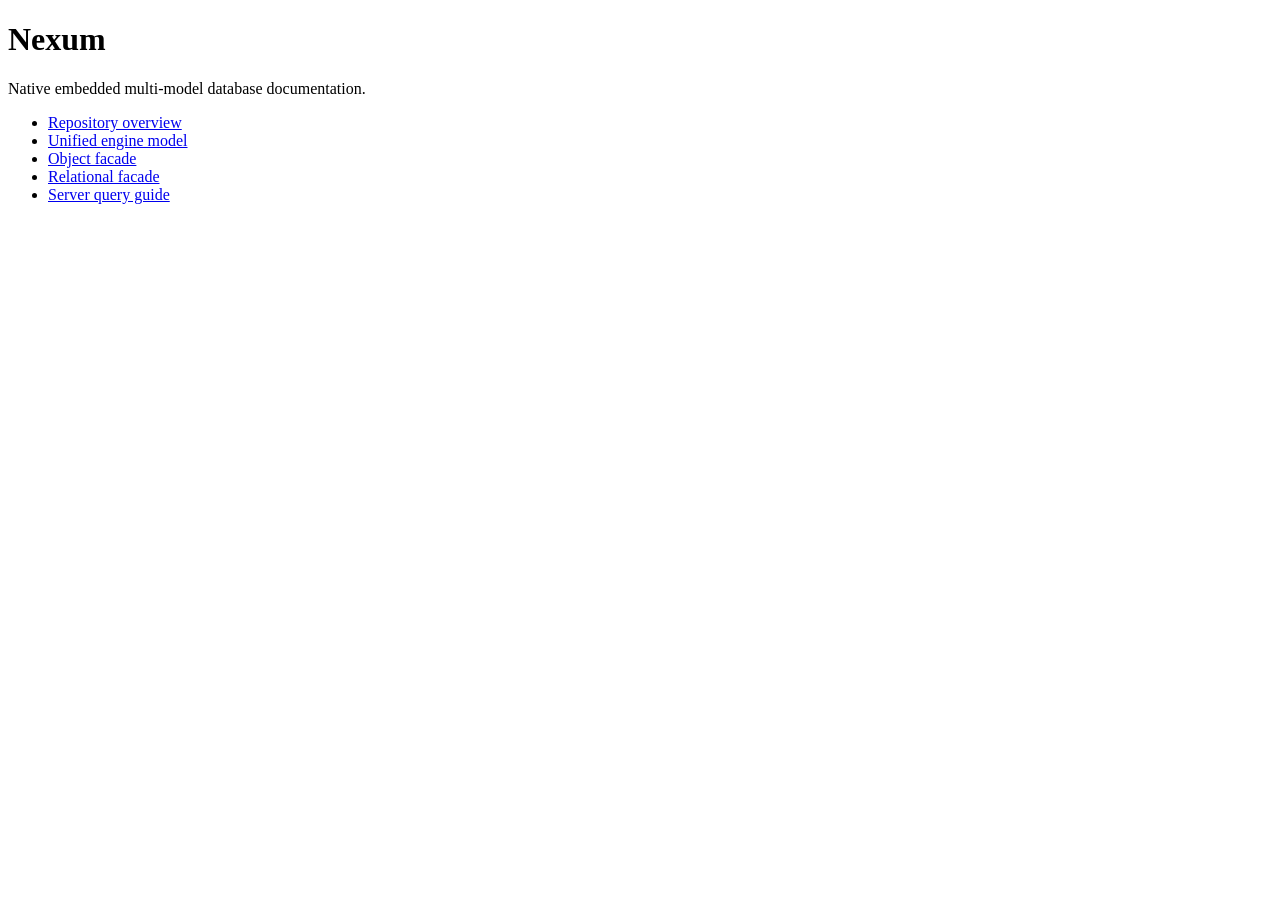
<file: index.html>
<!DOCTYPE html>
<html lang="en">
<head>
  <meta charset="UTF-8">
  <meta name="viewport" content="width=device-width, initial-scale=1.0">
  <title>Nexum Docs</title>
</head>
<body>
  <h1>Nexum</h1>
  <p>Native embedded multi-model database documentation.</p>
  <ul>
    <li><a href="README.md">Repository overview</a></li>
    <li><a href="docs/unified-engine-model.md">Unified engine model</a></li>
    <li><a href="docs/object-facade.md">Object facade</a></li>
    <li><a href="docs/relational-facade.md">Relational facade</a></li>
    <li><a href="docs/server-query-guide.md">Server query guide</a></li>
  </ul>
</body>
</html>
</file>
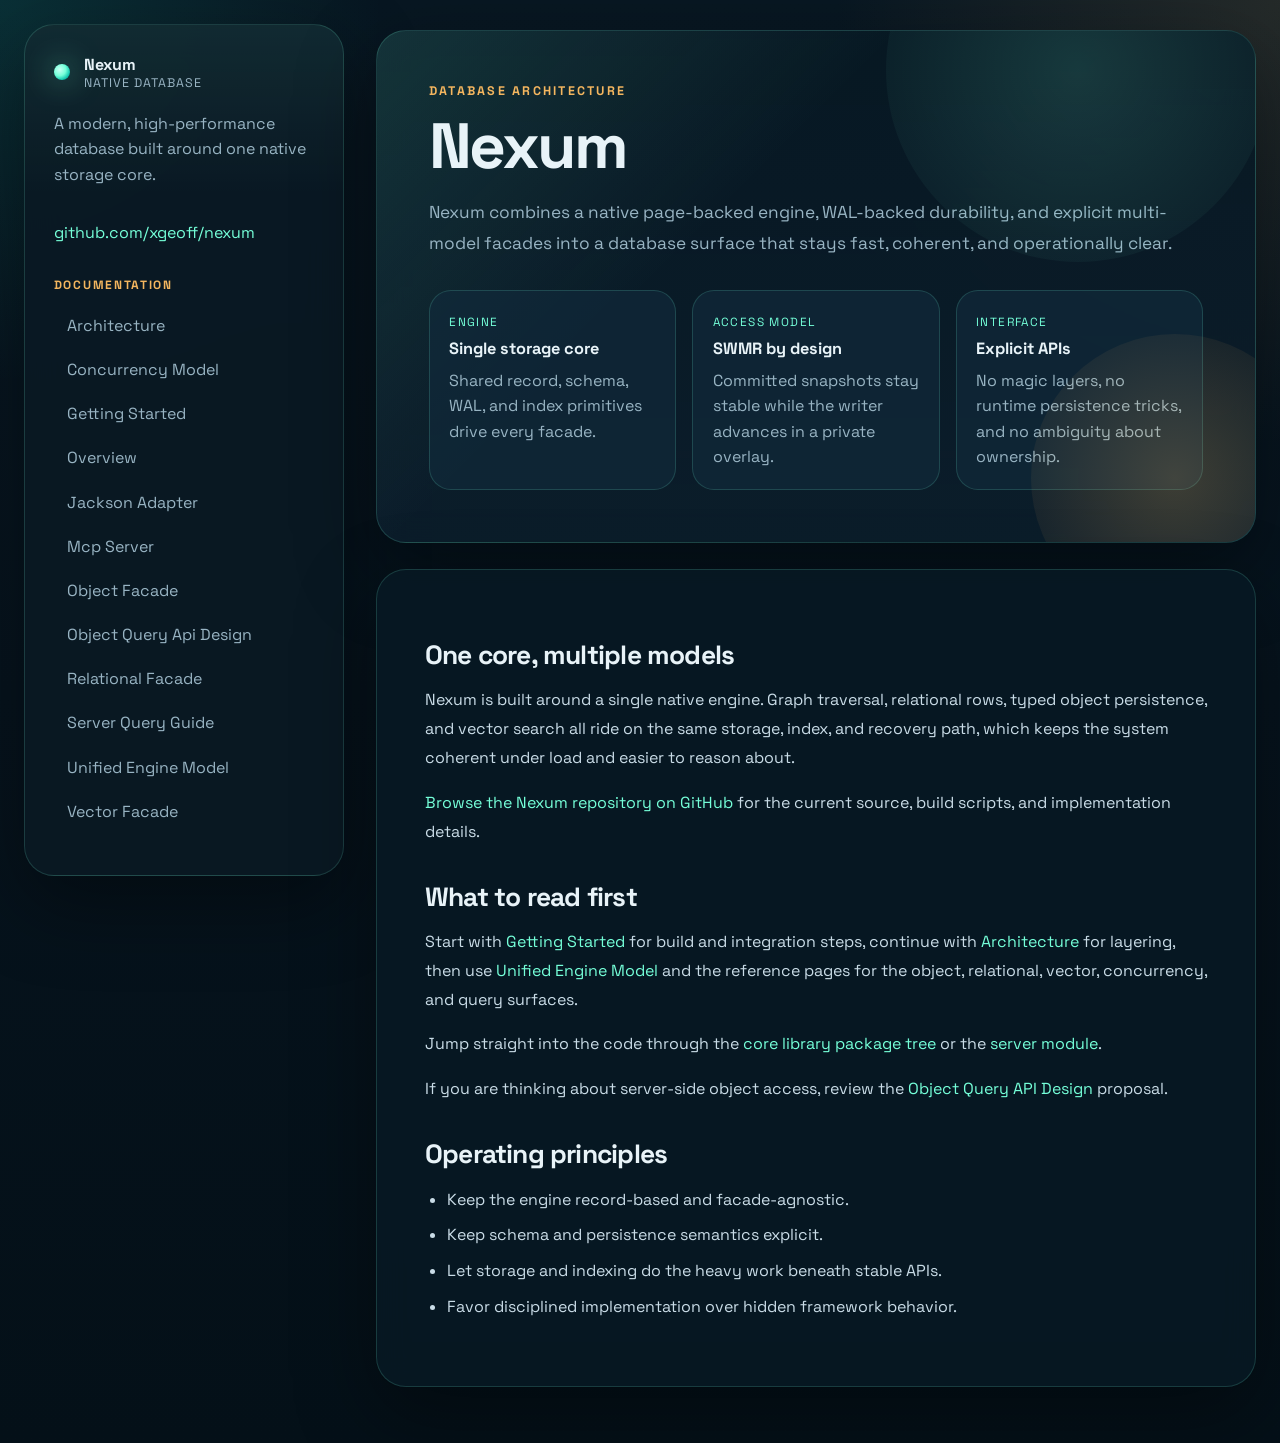
<file: docs/index.html>
<!DOCTYPE html>
<html lang="en">
<head>
    <meta charset="utf-8">
    <title>Nexum</title>
    <meta name="description" content="A new embedded database designed around a single high-performance storage core with graph, relational, and object facades.">
    <meta name="viewport" content="width=device-width, initial-scale=1">
    <link rel="preconnect" href="https://fonts.googleapis.com">
    <link rel="preconnect" href="https://fonts.gstatic.com" crossorigin>
    <link href="https://fonts.googleapis.com/css2?family=IBM+Plex+Mono:wght@400;500&family=Space+Grotesk:wght@400;500;700&display=swap" rel="stylesheet">
    <link rel="stylesheet" href="css/normalize.css">
    <link rel="stylesheet" href="css/skeleton.css">
    <link rel="stylesheet" href="css/style.css">
    <link rel="icon" type="image/png" href="images/favicon-32.png">
</head>
<body class="theme-shell theme-home">
<div class="shell">
    <div class="sidebar">
    <div class="sidebar__brand">
        <a class="sidebar__brand-link" href="/nexum">
            <span class="sidebar__mark"></span>
            <span>
                <strong>Nexum</strong>
                <small>Native database</small>
            </span>
        </a>
    </div>
    <p class="sidebar__tagline">A modern, high-performance database built around one native storage core.</p>
    <p class="sidebar__tagline"><a href="https://github.com/xgeoff/nexum">github.com/xgeoff/nexum</a></p>
    <nav class="sidebar__nav">
        <p class="sidebar__section-title">Documentation</p>
        <ul>
        
            





<li class="sidebar__file"><a href="/nexum/architecture.html">Architecture</a></li>


        
            





<li class="sidebar__file"><a href="/nexum/concurrency-model.html">Concurrency Model</a></li>


        
            





<li class="sidebar__file"><a href="/nexum/getting-started.html">Getting Started</a></li>


        
            





<li class="sidebar__file"><a href="/nexum/index.html">Overview</a></li>


        
            





<li class="sidebar__file"><a href="/nexum/jackson-adapter.html">Jackson Adapter</a></li>


        
            





<li class="sidebar__file"><a href="/nexum/mcp-server.html">Mcp Server</a></li>


        
            





<li class="sidebar__file"><a href="/nexum/object-facade.html">Object Facade</a></li>


        
            





<li class="sidebar__file"><a href="/nexum/object-query-api-design.html">Object Query Api Design</a></li>


        
            





<li class="sidebar__file"><a href="/nexum/relational-facade.html">Relational Facade</a></li>


        
            





<li class="sidebar__file"><a href="/nexum/server-query-guide.html">Server Query Guide</a></li>


        
            





<li class="sidebar__file"><a href="/nexum/unified-engine-model.html">Unified Engine Model</a></li>


        
            





<li class="sidebar__file"><a href="/nexum/vector-facade.html">Vector Facade</a></li>


        
        </ul>
    </nav>
</div>

    <main class="page-frame">
        <section class="hero-panel hero-panel--home">
            <p class="eyebrow">Database Architecture</p>
            <h1>Nexum</h1>
            <p class="hero-copy">Nexum combines a native page-backed engine, WAL-backed durability, and explicit multi-model facades into a database surface that stays fast, coherent, and operationally clear.</p>
            <div class="signal-grid">
                <article class="signal-card">
                    <span class="signal-card__label">Engine</span>
                    <strong>Single storage core</strong>
                    <p>Shared record, schema, WAL, and index primitives drive every facade.</p>
                </article>
                <article class="signal-card">
                    <span class="signal-card__label">Access Model</span>
                    <strong>SWMR by design</strong>
                    <p>Committed snapshots stay stable while the writer advances in a private overlay.</p>
                </article>
                <article class="signal-card">
                    <span class="signal-card__label">Interface</span>
                    <strong>Explicit APIs</strong>
                    <p>No magic layers, no runtime persistence tricks, and no ambiguity about ownership.</p>
                </article>
            </div>
        </section>
        <section class="content-panel content-panel--home prose prose--home">
<section>
    <h2>One core, multiple models</h2>
    <p>Nexum is built around a single native engine. Graph traversal, relational rows, typed object persistence, and vector search all ride on the same storage, index, and recovery path, which keeps the system coherent under load and easier to reason about.</p>
    <p><a href="https://github.com/xgeoff/nexum">Browse the Nexum repository on GitHub</a> for the current source, build scripts, and implementation details.</p>
</section>

<section>
    <h2>What to read first</h2>
    <p>Start with <a href="getting-started.html">Getting Started</a> for build and integration steps, continue with <a href="architecture.html">Architecture</a> for layering, then use <a href="unified-engine-model.html">Unified Engine Model</a> and the reference pages for the object, relational, vector, concurrency, and query surfaces.</p>
    <p>Jump straight into the code through the <a href="https://github.com/xgeoff/nexum/tree/main/lib/src/main/java/biz/digitalindustry/db">core library package tree</a> or the <a href="https://github.com/xgeoff/nexum/tree/main/server/src/main/biz/digitalindustry/db/server">server module</a>.</p>
    <p>If you are thinking about server-side object access, review the <a href="object-query-api-design.html">Object Query API Design</a> proposal.</p>
</section>

<section>
    <h2>Operating principles</h2>
    <ul>
        <li>Keep the engine record-based and facade-agnostic.</li>
        <li>Keep schema and persistence semantics explicit.</li>
        <li>Let storage and indexing do the heavy work beneath stable APIs.</li>
        <li>Favor disciplined implementation over hidden framework behavior.</li>
    </ul>
</section>

        </section>
    </main>
</div>
</body>
</html>
</file>
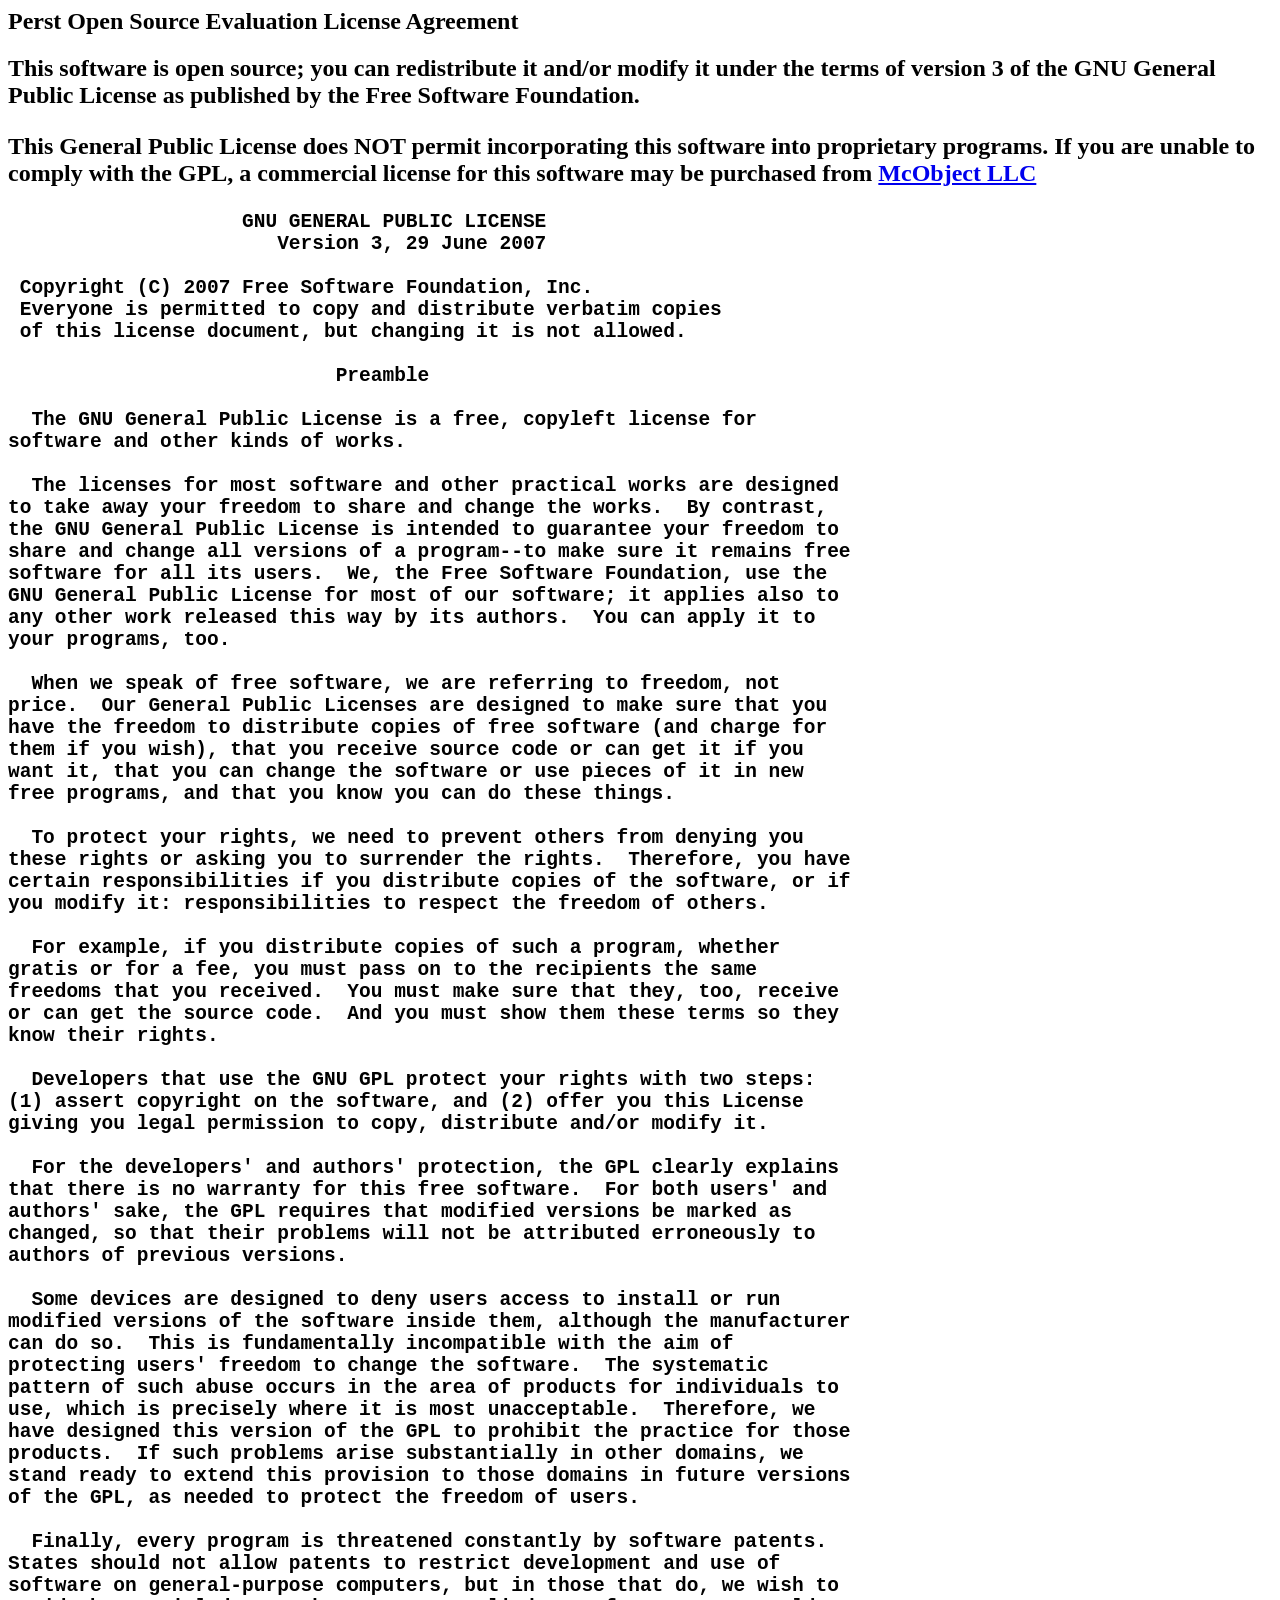
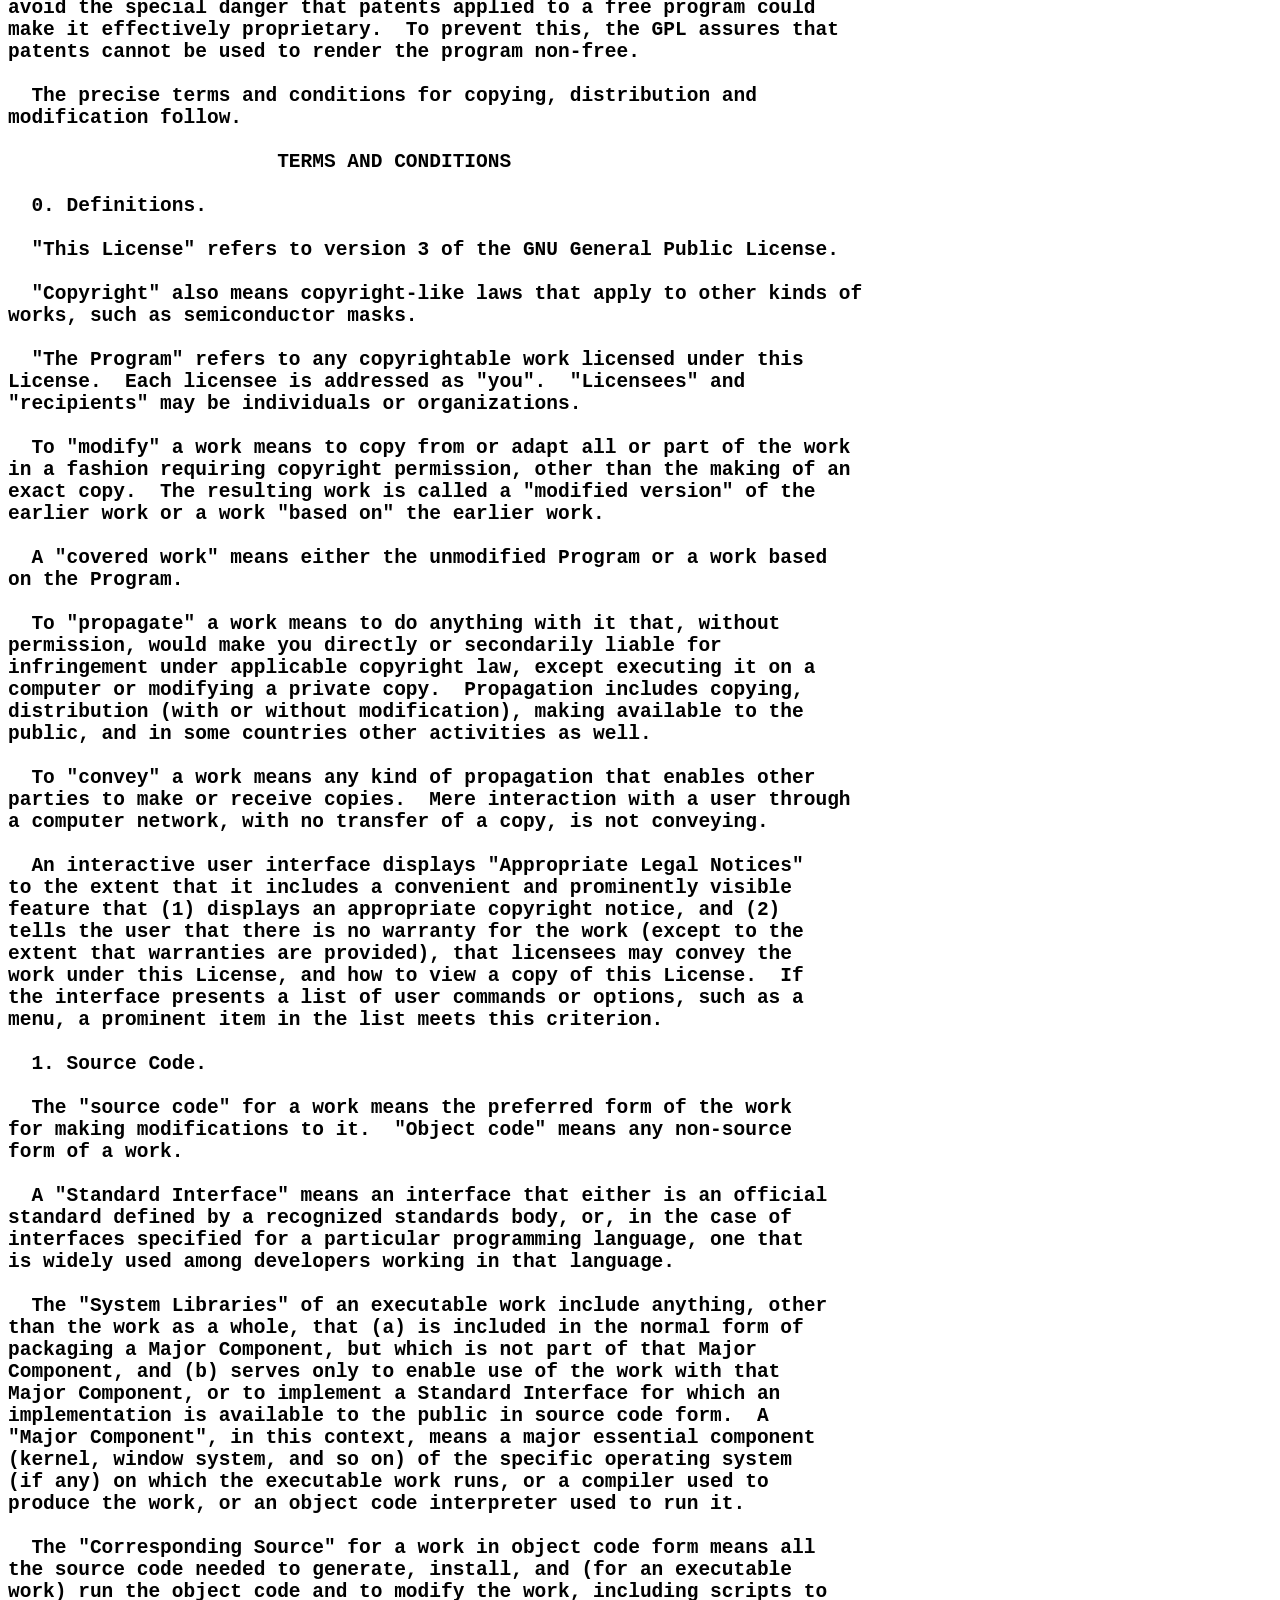
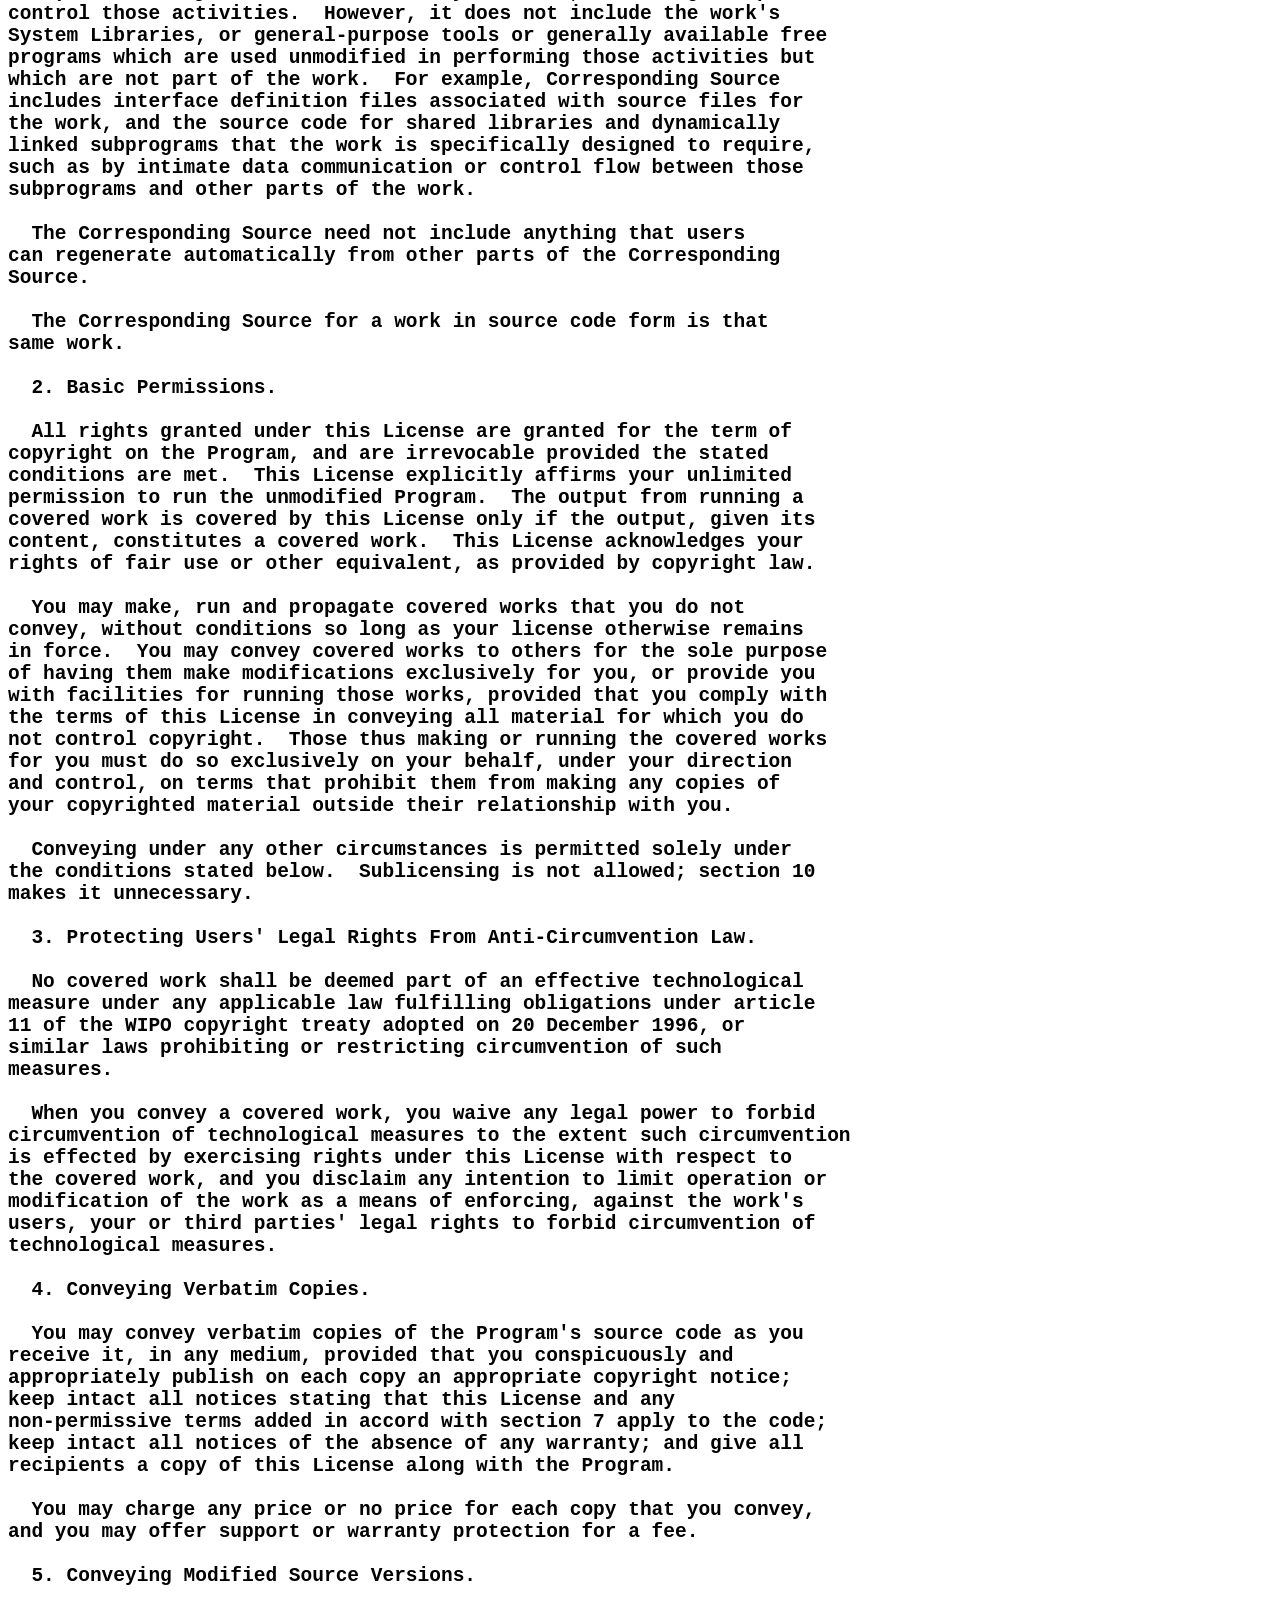
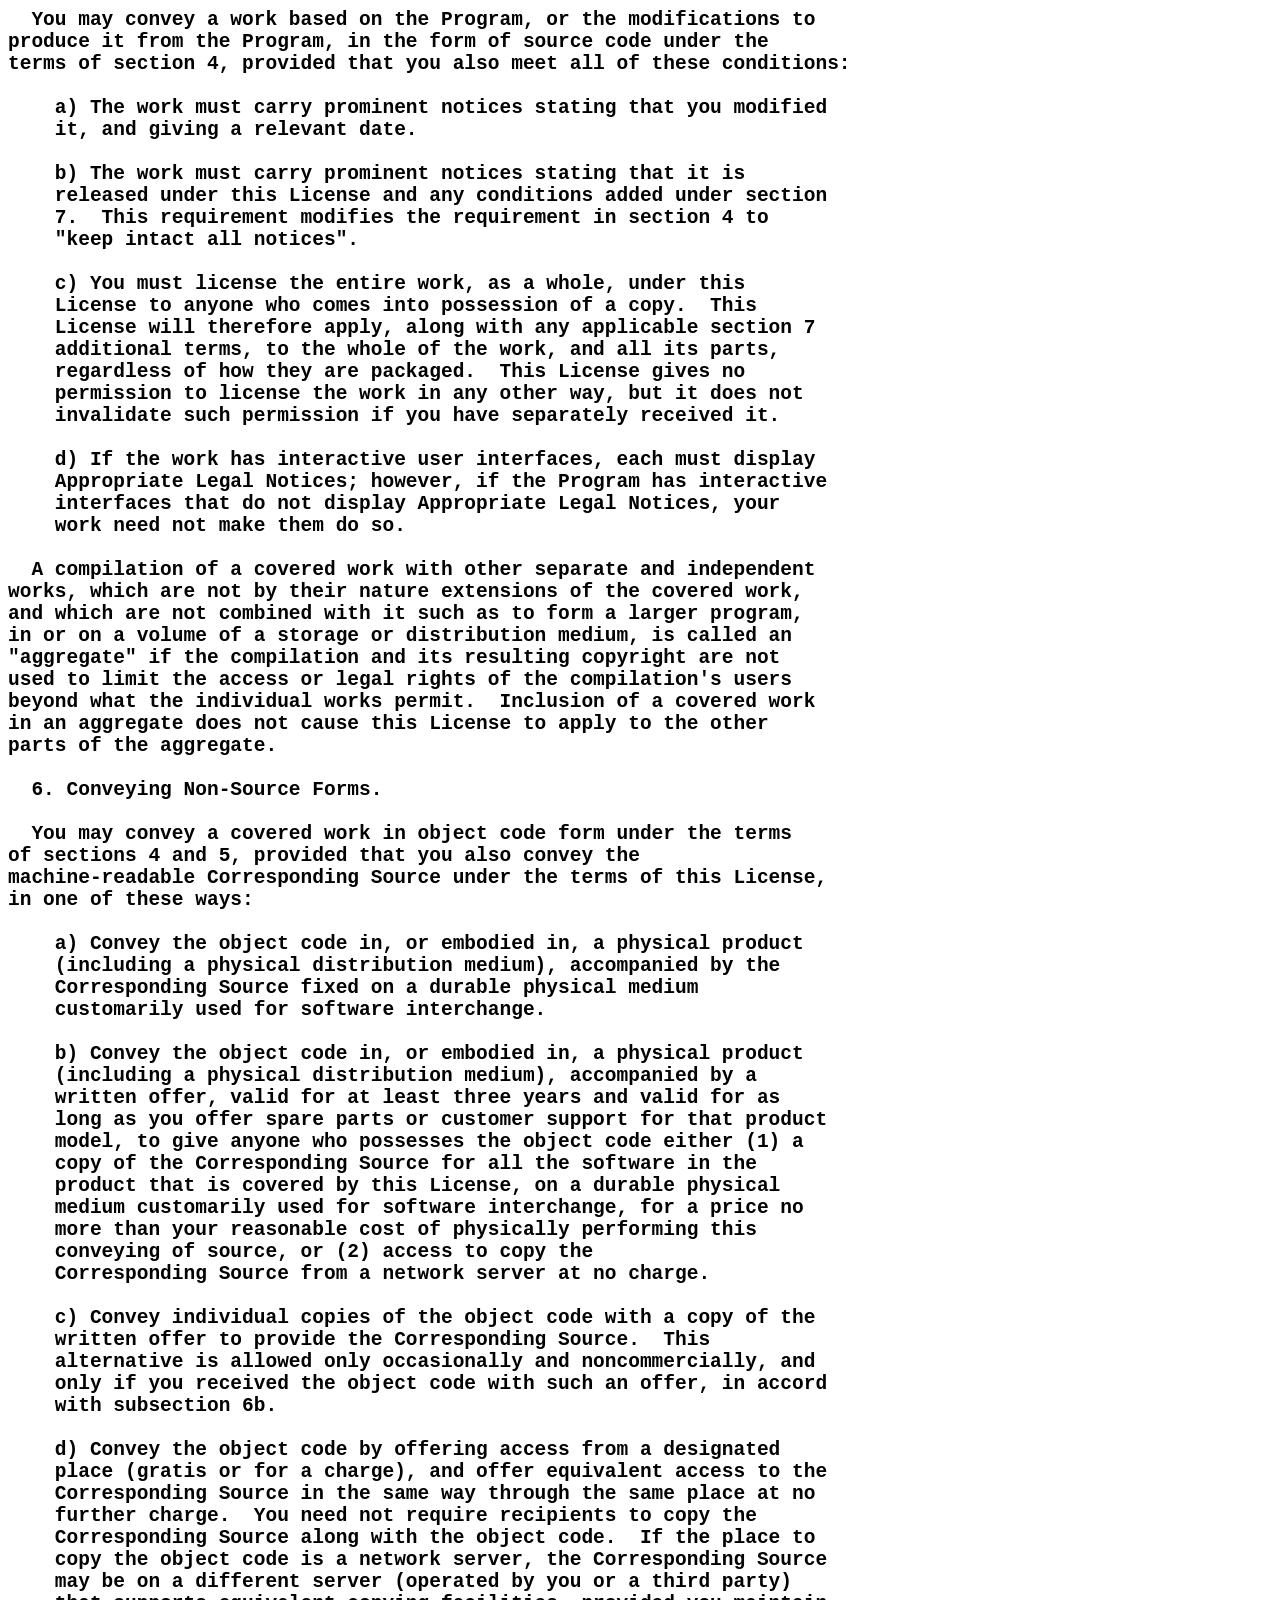
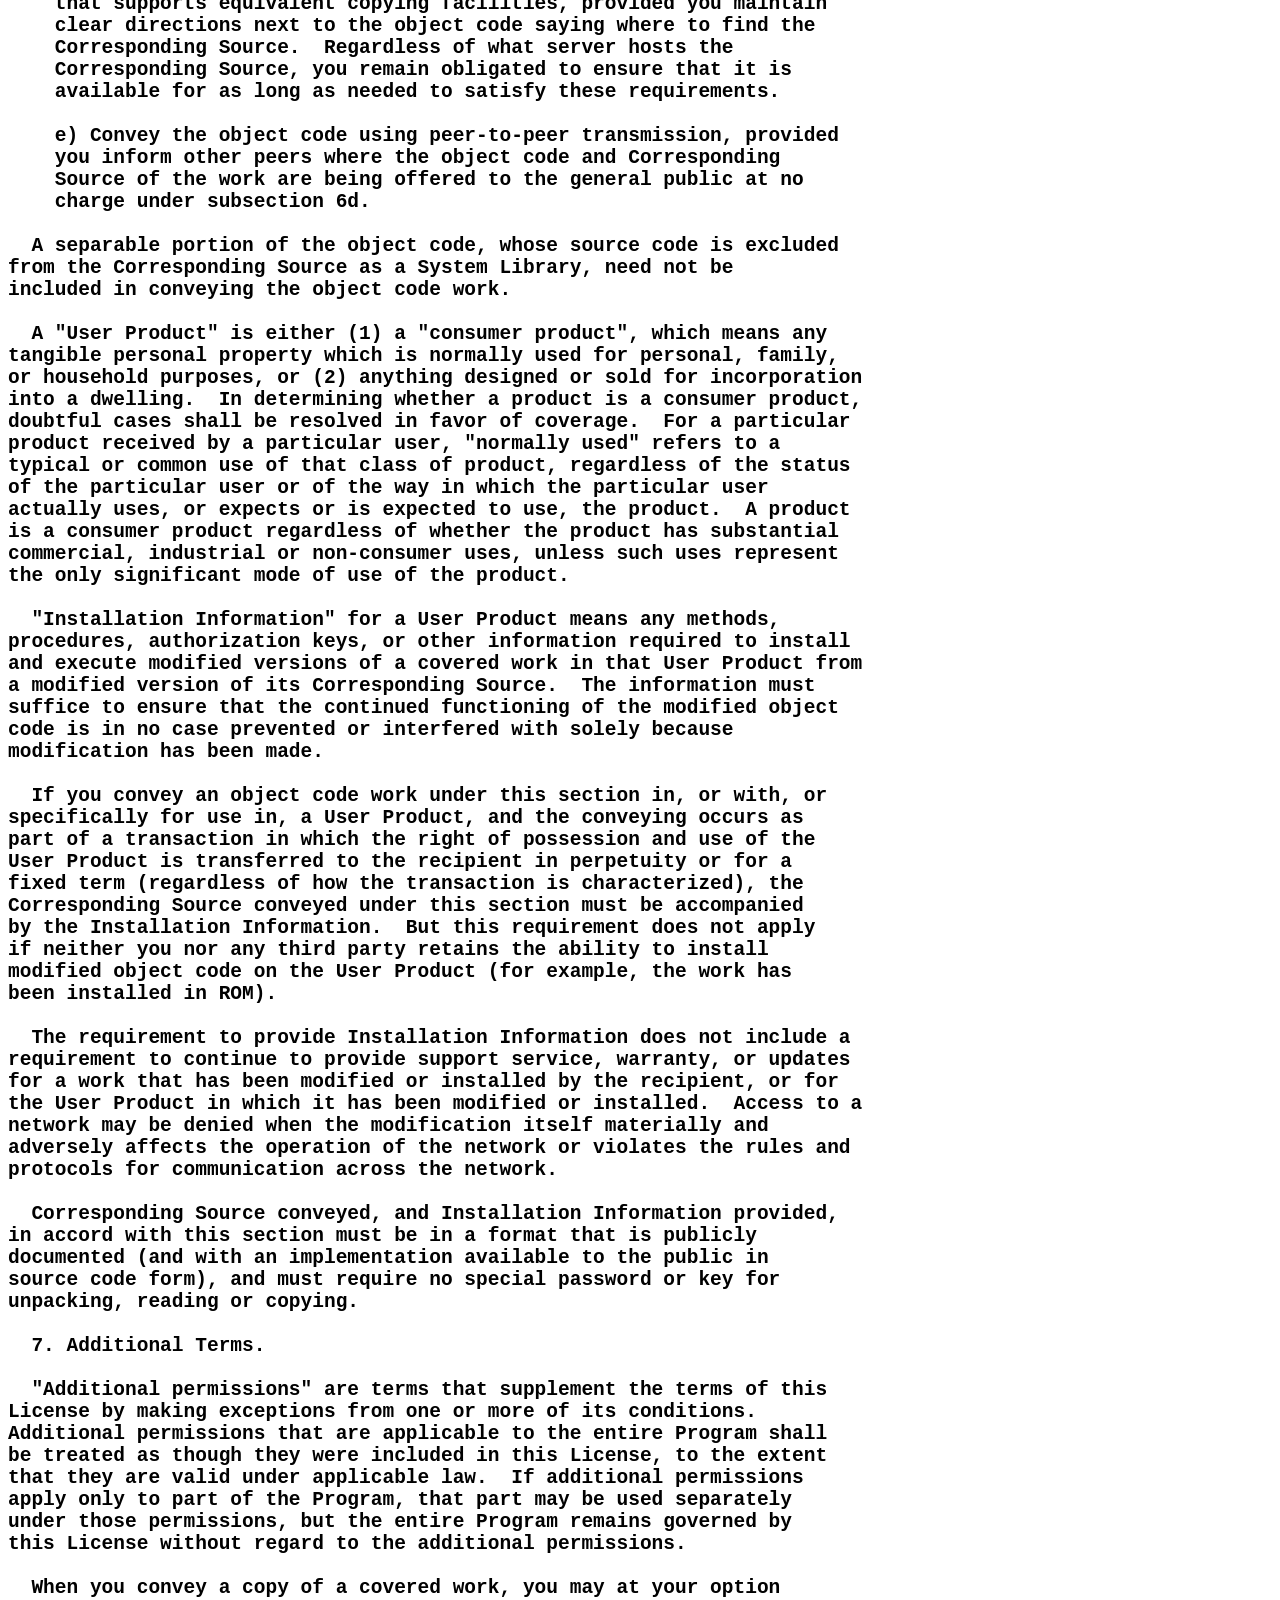
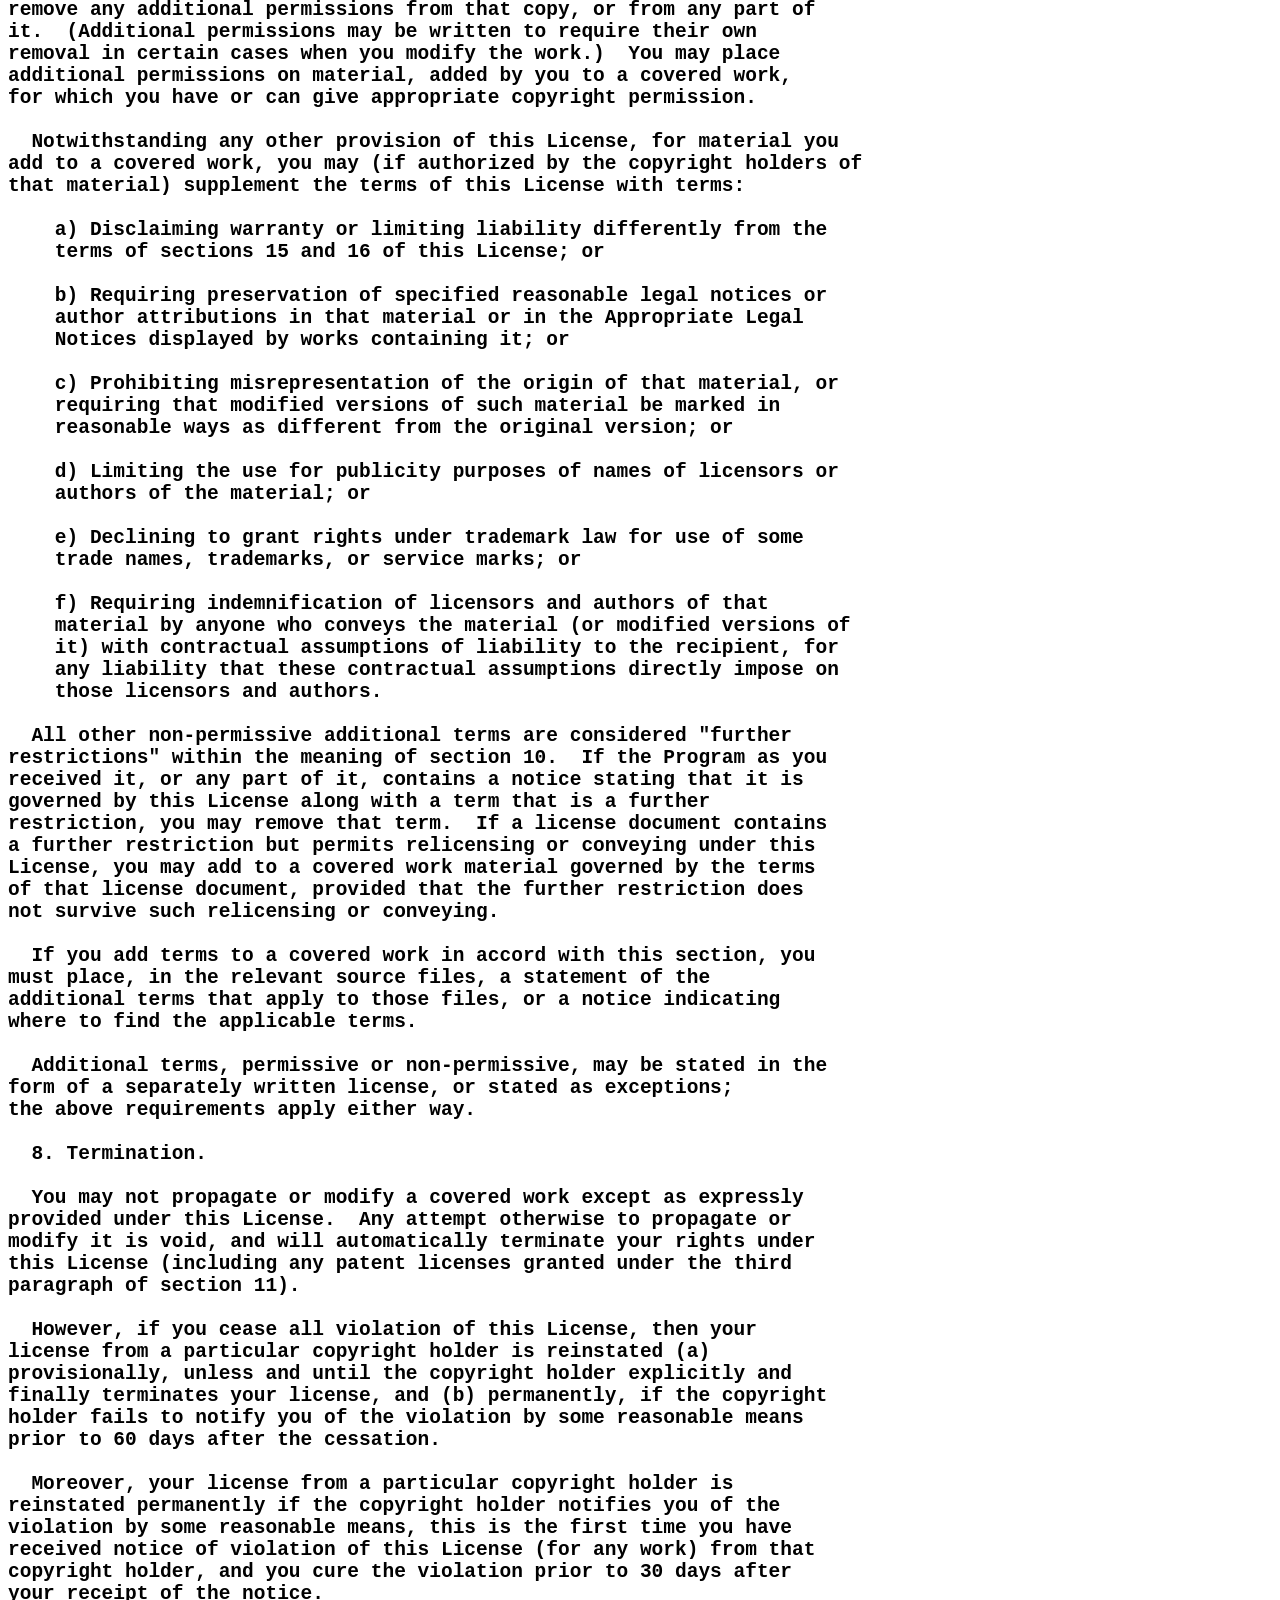
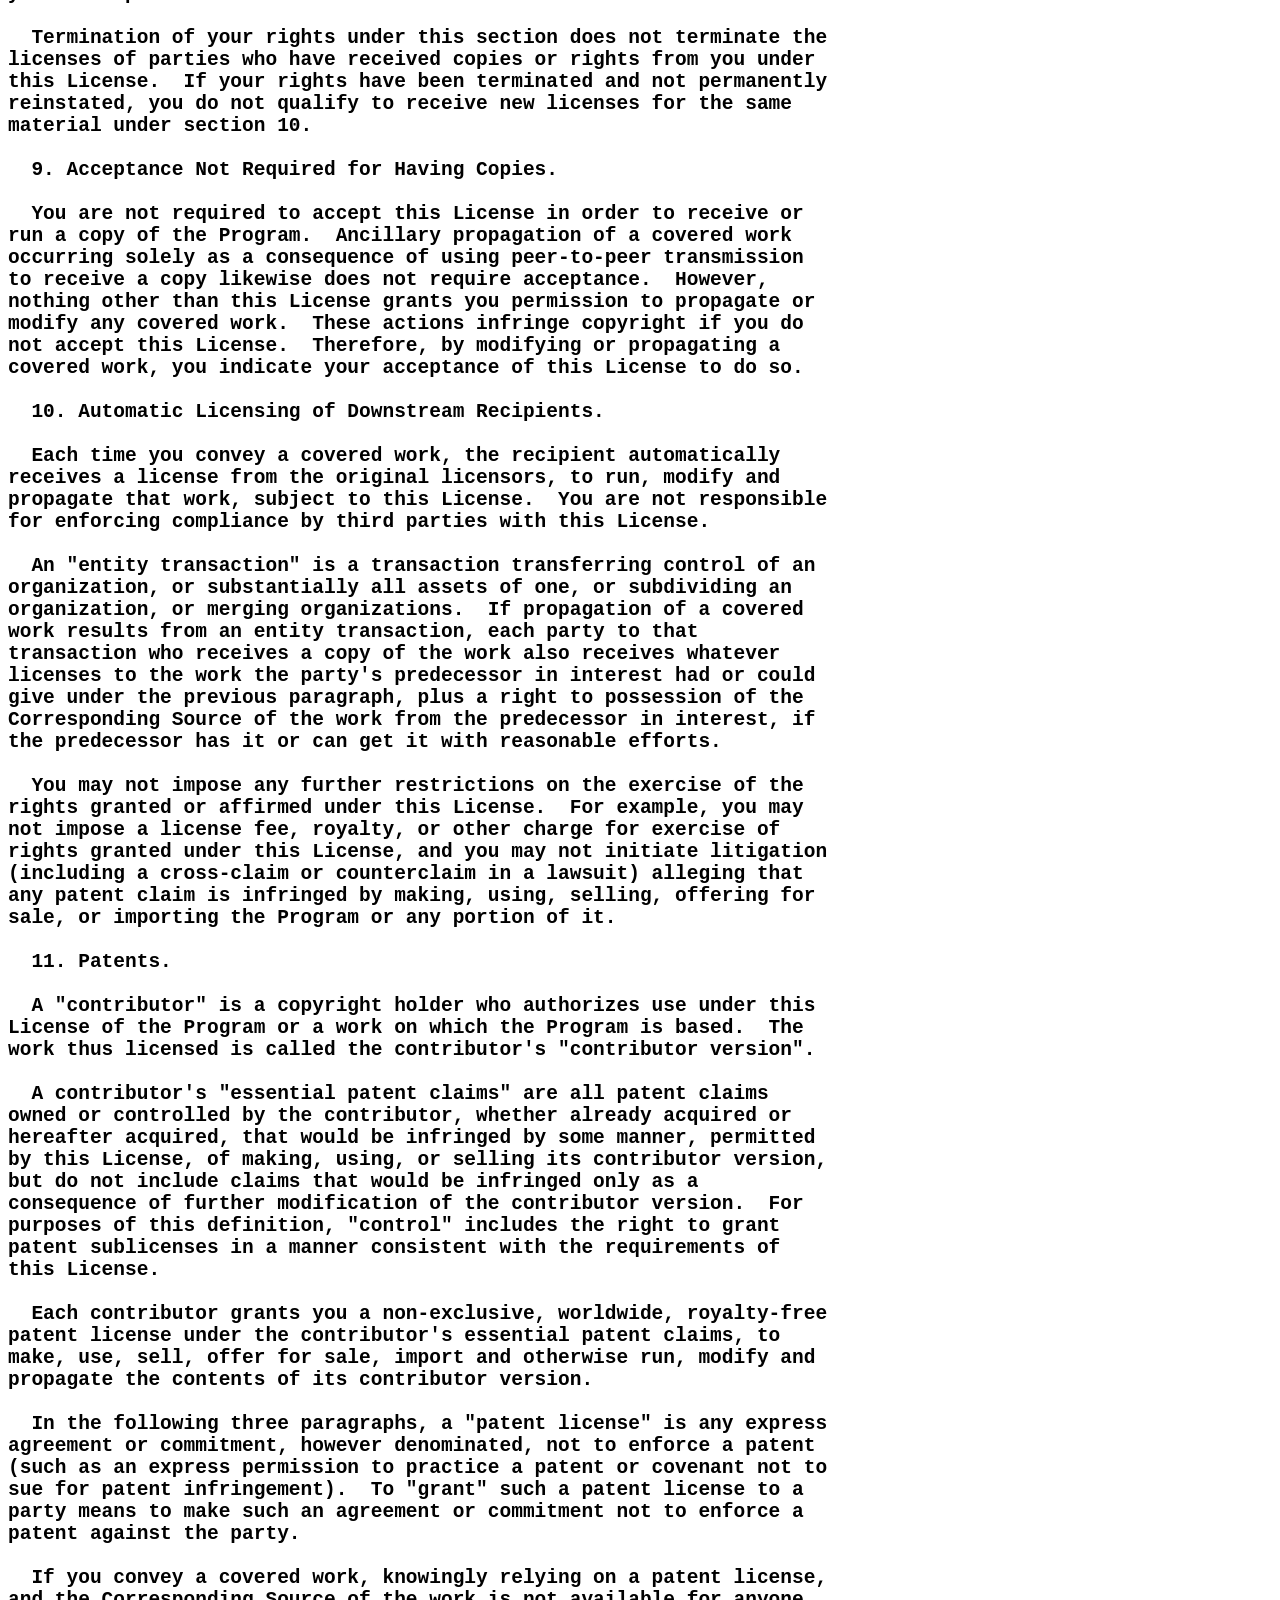
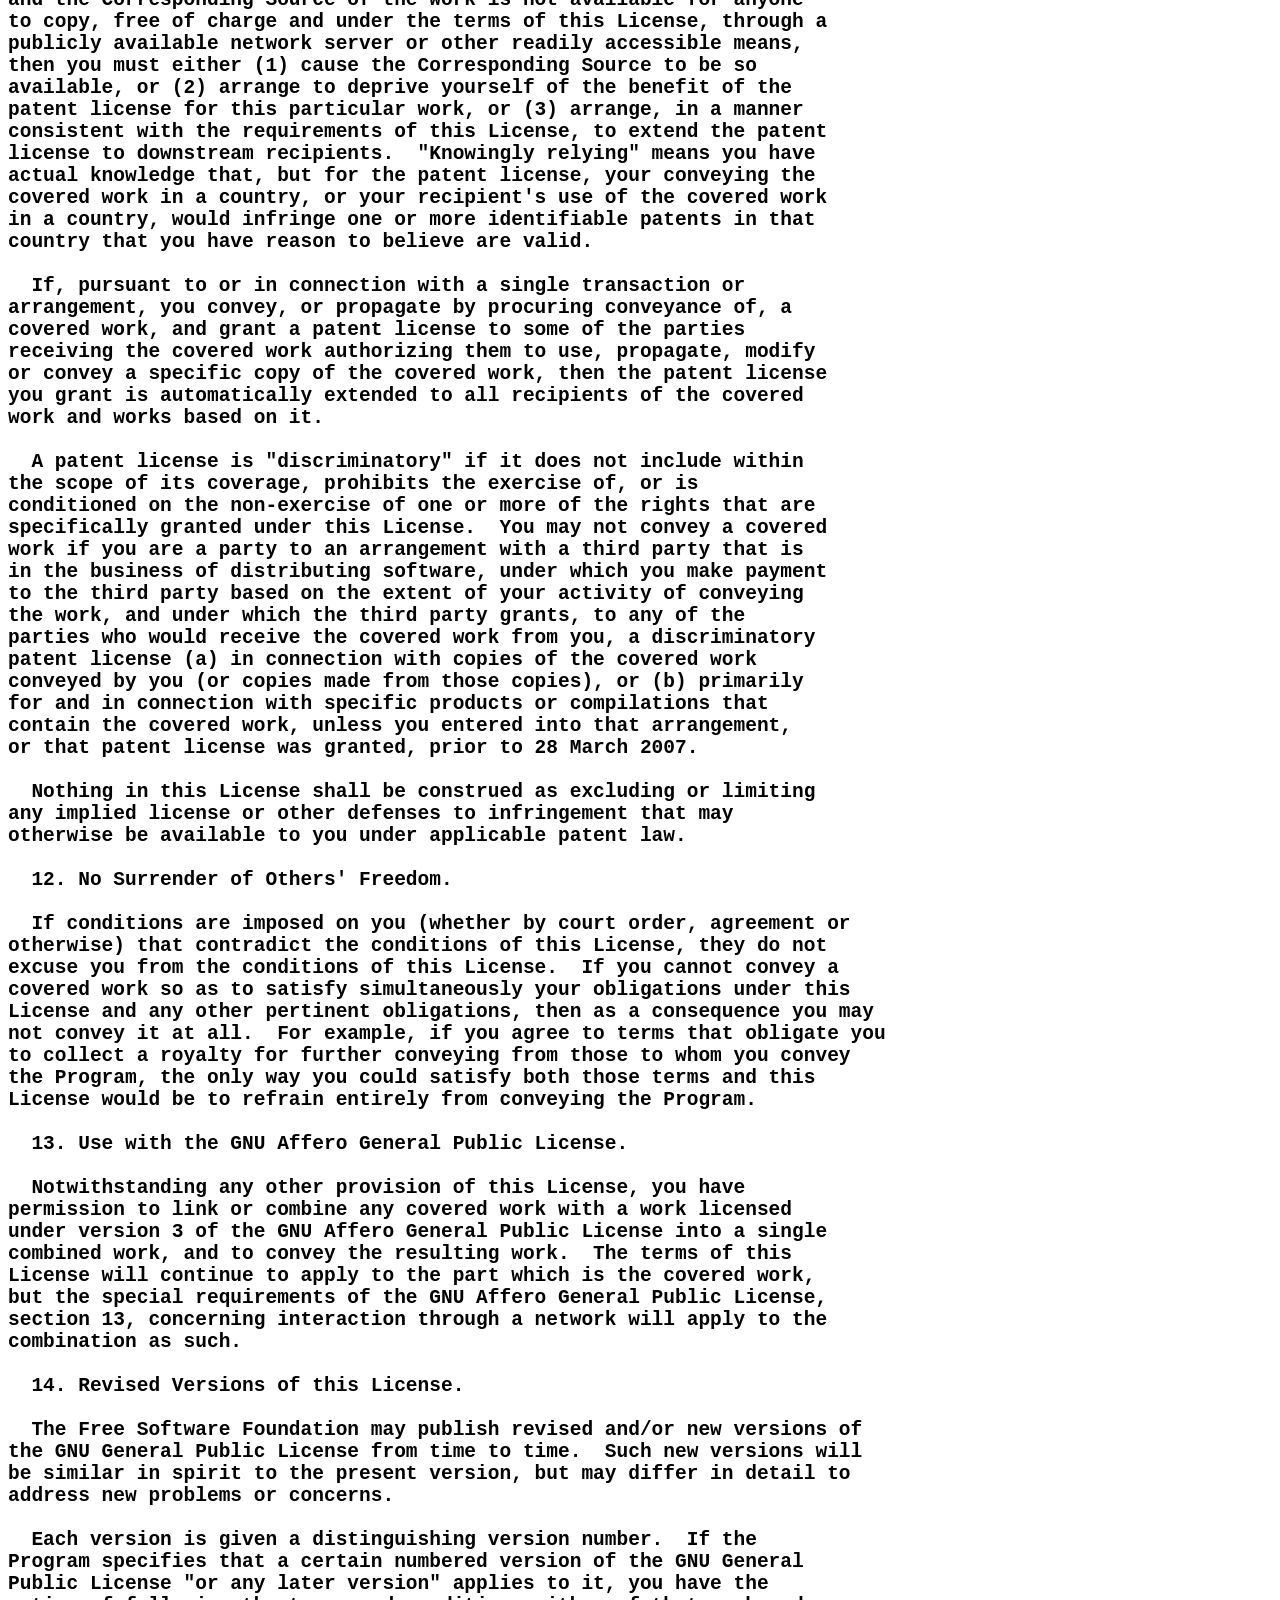
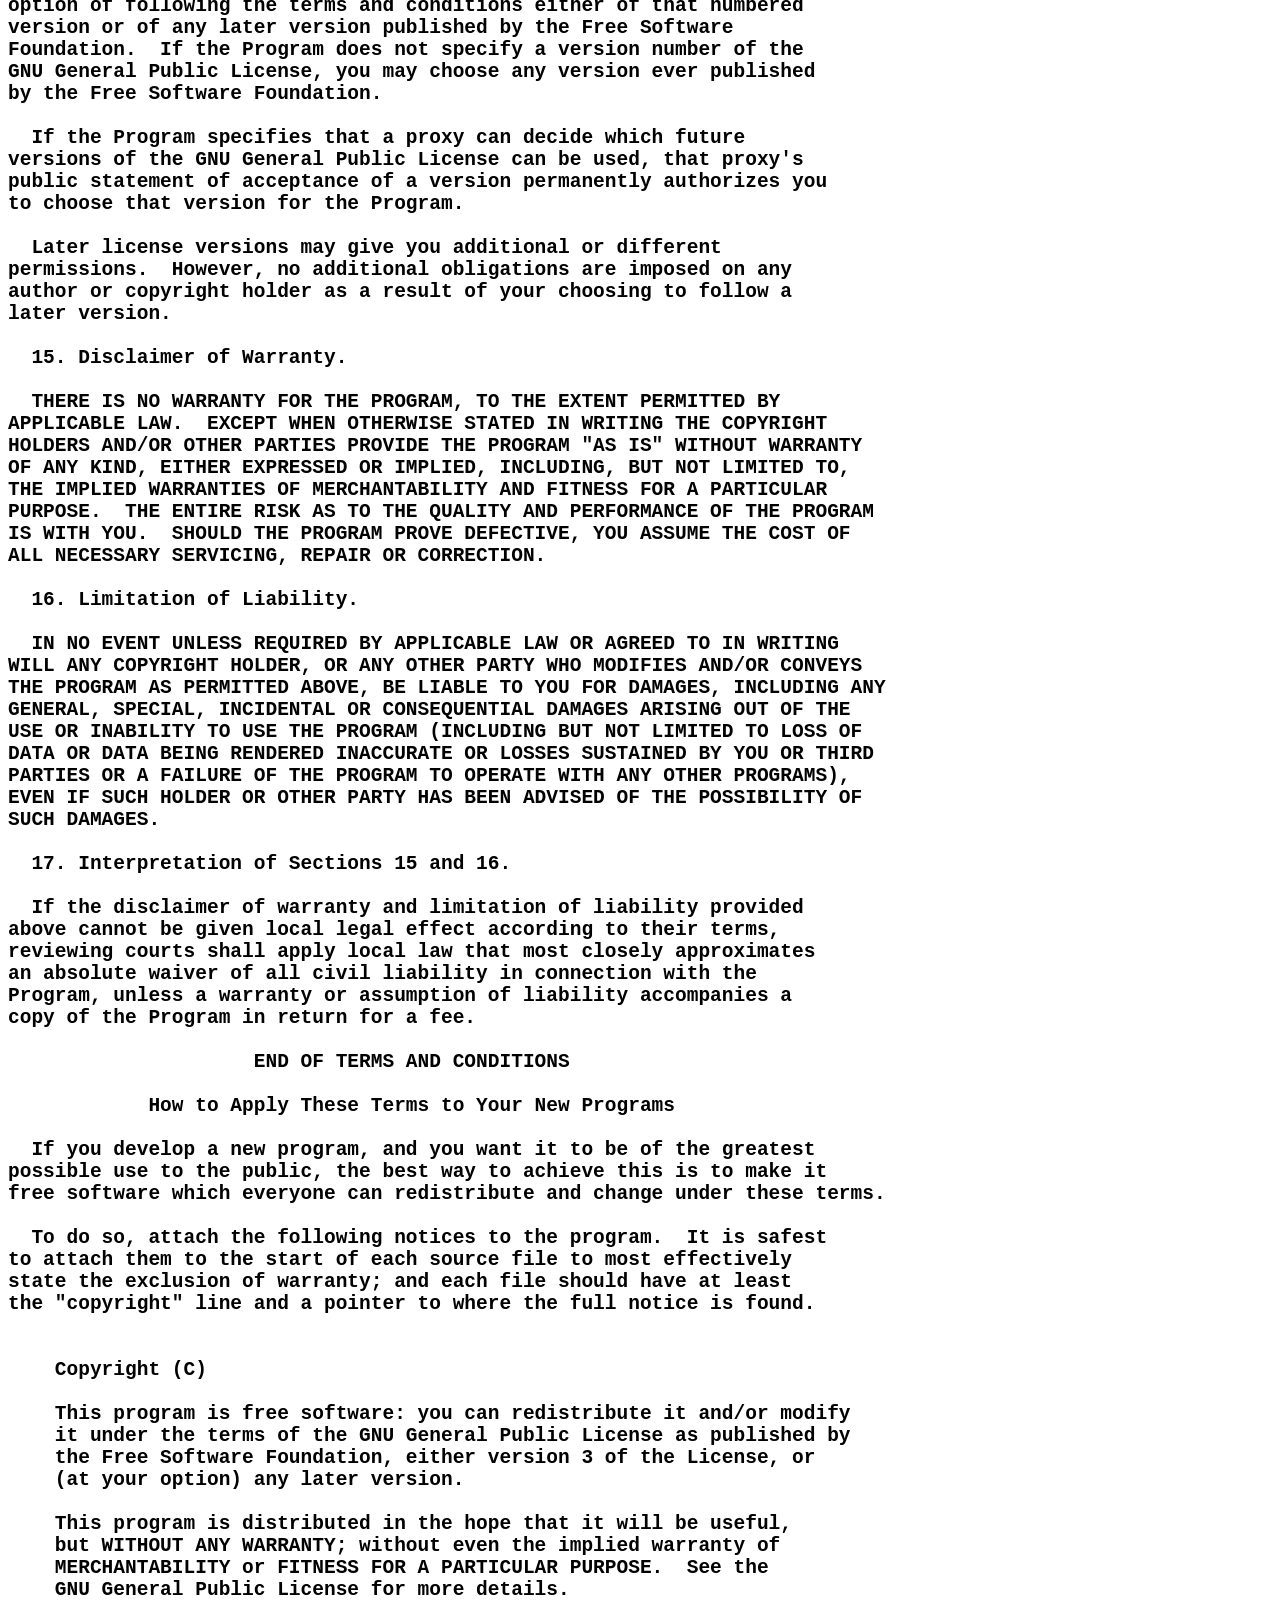
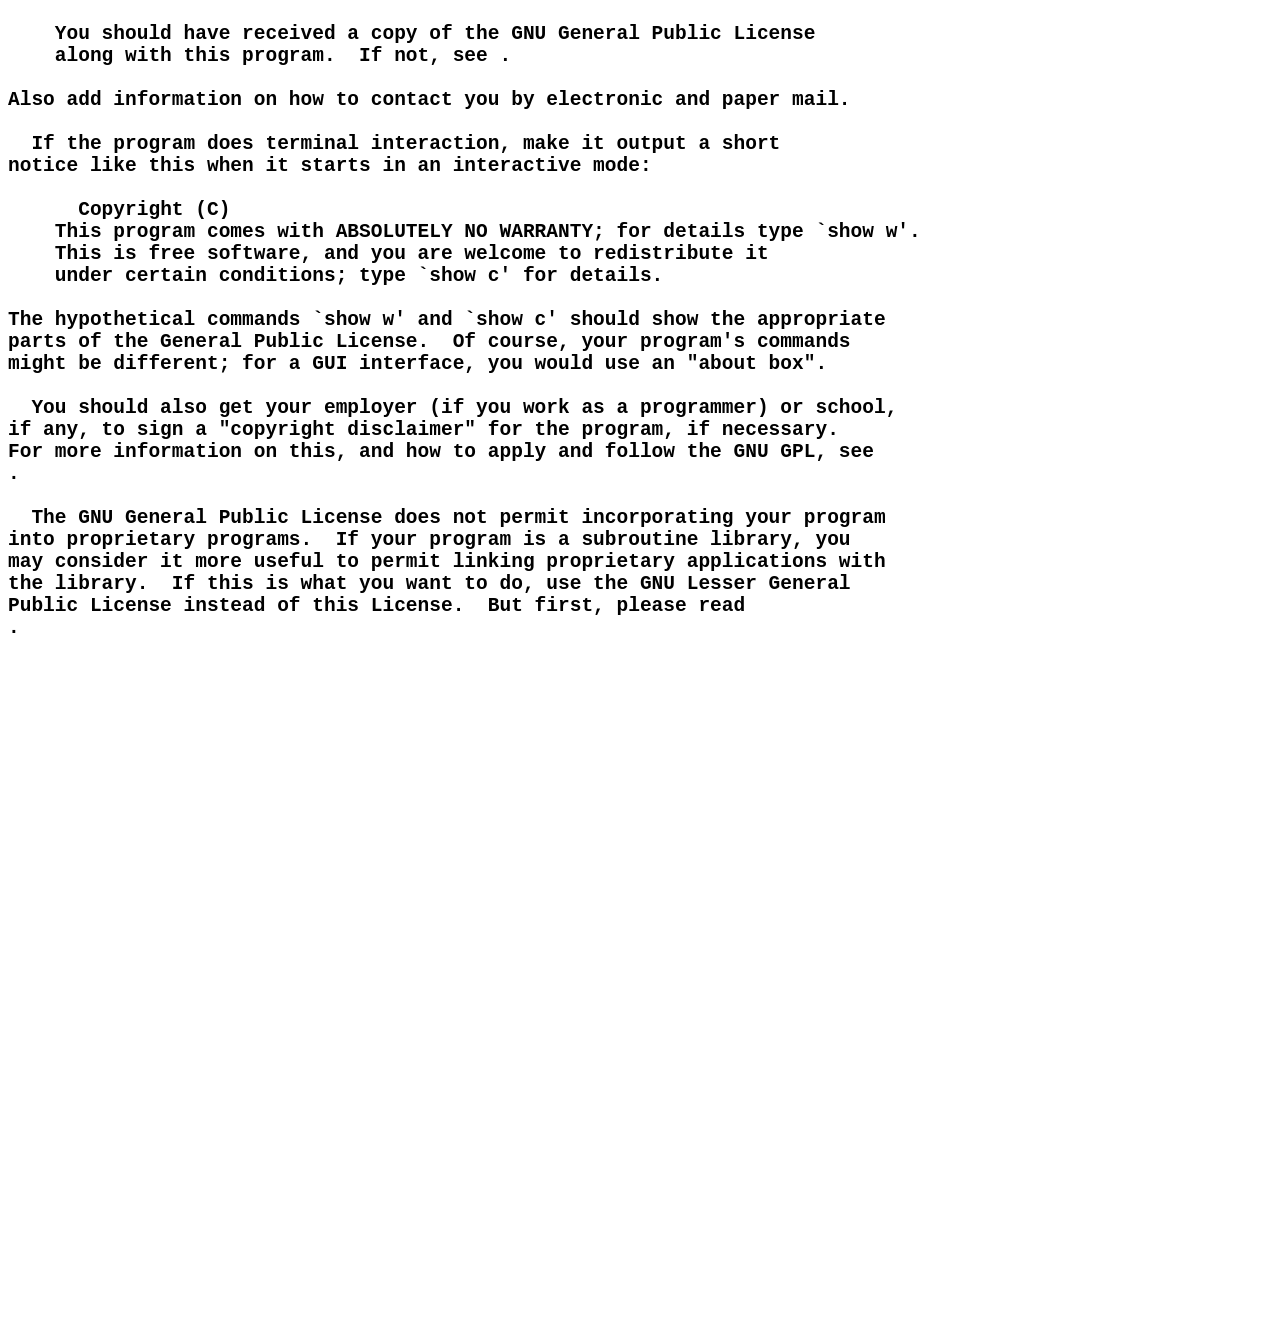
<file: license.html>
<html>
<H2>Perst Open Source Evaluation License Agreement<h2>

This software is open source; you can redistribute it and/or modify it under the terms of version 3 of the GNU General Public License as published by the Free Software Foundation. 
<p>

This General Public License does NOT permit incorporating this software into proprietary programs. If you are unable to comply with the GPL, a commercial license for this software may be purchased from
<A href="http://www.mcobject.com/osdb.shtml">McObject LLC</a>

<PRE>
                    GNU GENERAL PUBLIC LICENSE
                       Version 3, 29 June 2007

 Copyright (C) 2007 Free Software Foundation, Inc. <http://fsf.org/>
 Everyone is permitted to copy and distribute verbatim copies
 of this license document, but changing it is not allowed.

                            Preamble

  The GNU General Public License is a free, copyleft license for
software and other kinds of works.

  The licenses for most software and other practical works are designed
to take away your freedom to share and change the works.  By contrast,
the GNU General Public License is intended to guarantee your freedom to
share and change all versions of a program--to make sure it remains free
software for all its users.  We, the Free Software Foundation, use the
GNU General Public License for most of our software; it applies also to
any other work released this way by its authors.  You can apply it to
your programs, too.

  When we speak of free software, we are referring to freedom, not
price.  Our General Public Licenses are designed to make sure that you
have the freedom to distribute copies of free software (and charge for
them if you wish), that you receive source code or can get it if you
want it, that you can change the software or use pieces of it in new
free programs, and that you know you can do these things.

  To protect your rights, we need to prevent others from denying you
these rights or asking you to surrender the rights.  Therefore, you have
certain responsibilities if you distribute copies of the software, or if
you modify it: responsibilities to respect the freedom of others.

  For example, if you distribute copies of such a program, whether
gratis or for a fee, you must pass on to the recipients the same
freedoms that you received.  You must make sure that they, too, receive
or can get the source code.  And you must show them these terms so they
know their rights.

  Developers that use the GNU GPL protect your rights with two steps:
(1) assert copyright on the software, and (2) offer you this License
giving you legal permission to copy, distribute and/or modify it.

  For the developers' and authors' protection, the GPL clearly explains
that there is no warranty for this free software.  For both users' and
authors' sake, the GPL requires that modified versions be marked as
changed, so that their problems will not be attributed erroneously to
authors of previous versions.

  Some devices are designed to deny users access to install or run
modified versions of the software inside them, although the manufacturer
can do so.  This is fundamentally incompatible with the aim of
protecting users' freedom to change the software.  The systematic
pattern of such abuse occurs in the area of products for individuals to
use, which is precisely where it is most unacceptable.  Therefore, we
have designed this version of the GPL to prohibit the practice for those
products.  If such problems arise substantially in other domains, we
stand ready to extend this provision to those domains in future versions
of the GPL, as needed to protect the freedom of users.

  Finally, every program is threatened constantly by software patents.
States should not allow patents to restrict development and use of
software on general-purpose computers, but in those that do, we wish to
avoid the special danger that patents applied to a free program could
make it effectively proprietary.  To prevent this, the GPL assures that
patents cannot be used to render the program non-free.

  The precise terms and conditions for copying, distribution and
modification follow.

                       TERMS AND CONDITIONS

  0. Definitions.

  "This License" refers to version 3 of the GNU General Public License.

  "Copyright" also means copyright-like laws that apply to other kinds of
works, such as semiconductor masks.

  "The Program" refers to any copyrightable work licensed under this
License.  Each licensee is addressed as "you".  "Licensees" and
"recipients" may be individuals or organizations.

  To "modify" a work means to copy from or adapt all or part of the work
in a fashion requiring copyright permission, other than the making of an
exact copy.  The resulting work is called a "modified version" of the
earlier work or a work "based on" the earlier work.

  A "covered work" means either the unmodified Program or a work based
on the Program.

  To "propagate" a work means to do anything with it that, without
permission, would make you directly or secondarily liable for
infringement under applicable copyright law, except executing it on a
computer or modifying a private copy.  Propagation includes copying,
distribution (with or without modification), making available to the
public, and in some countries other activities as well.

  To "convey" a work means any kind of propagation that enables other
parties to make or receive copies.  Mere interaction with a user through
a computer network, with no transfer of a copy, is not conveying.

  An interactive user interface displays "Appropriate Legal Notices"
to the extent that it includes a convenient and prominently visible
feature that (1) displays an appropriate copyright notice, and (2)
tells the user that there is no warranty for the work (except to the
extent that warranties are provided), that licensees may convey the
work under this License, and how to view a copy of this License.  If
the interface presents a list of user commands or options, such as a
menu, a prominent item in the list meets this criterion.

  1. Source Code.

  The "source code" for a work means the preferred form of the work
for making modifications to it.  "Object code" means any non-source
form of a work.

  A "Standard Interface" means an interface that either is an official
standard defined by a recognized standards body, or, in the case of
interfaces specified for a particular programming language, one that
is widely used among developers working in that language.

  The "System Libraries" of an executable work include anything, other
than the work as a whole, that (a) is included in the normal form of
packaging a Major Component, but which is not part of that Major
Component, and (b) serves only to enable use of the work with that
Major Component, or to implement a Standard Interface for which an
implementation is available to the public in source code form.  A
"Major Component", in this context, means a major essential component
(kernel, window system, and so on) of the specific operating system
(if any) on which the executable work runs, or a compiler used to
produce the work, or an object code interpreter used to run it.

  The "Corresponding Source" for a work in object code form means all
the source code needed to generate, install, and (for an executable
work) run the object code and to modify the work, including scripts to
control those activities.  However, it does not include the work's
System Libraries, or general-purpose tools or generally available free
programs which are used unmodified in performing those activities but
which are not part of the work.  For example, Corresponding Source
includes interface definition files associated with source files for
the work, and the source code for shared libraries and dynamically
linked subprograms that the work is specifically designed to require,
such as by intimate data communication or control flow between those
subprograms and other parts of the work.

  The Corresponding Source need not include anything that users
can regenerate automatically from other parts of the Corresponding
Source.

  The Corresponding Source for a work in source code form is that
same work.

  2. Basic Permissions.

  All rights granted under this License are granted for the term of
copyright on the Program, and are irrevocable provided the stated
conditions are met.  This License explicitly affirms your unlimited
permission to run the unmodified Program.  The output from running a
covered work is covered by this License only if the output, given its
content, constitutes a covered work.  This License acknowledges your
rights of fair use or other equivalent, as provided by copyright law.

  You may make, run and propagate covered works that you do not
convey, without conditions so long as your license otherwise remains
in force.  You may convey covered works to others for the sole purpose
of having them make modifications exclusively for you, or provide you
with facilities for running those works, provided that you comply with
the terms of this License in conveying all material for which you do
not control copyright.  Those thus making or running the covered works
for you must do so exclusively on your behalf, under your direction
and control, on terms that prohibit them from making any copies of
your copyrighted material outside their relationship with you.

  Conveying under any other circumstances is permitted solely under
the conditions stated below.  Sublicensing is not allowed; section 10
makes it unnecessary.

  3. Protecting Users' Legal Rights From Anti-Circumvention Law.

  No covered work shall be deemed part of an effective technological
measure under any applicable law fulfilling obligations under article
11 of the WIPO copyright treaty adopted on 20 December 1996, or
similar laws prohibiting or restricting circumvention of such
measures.

  When you convey a covered work, you waive any legal power to forbid
circumvention of technological measures to the extent such circumvention
is effected by exercising rights under this License with respect to
the covered work, and you disclaim any intention to limit operation or
modification of the work as a means of enforcing, against the work's
users, your or third parties' legal rights to forbid circumvention of
technological measures.

  4. Conveying Verbatim Copies.

  You may convey verbatim copies of the Program's source code as you
receive it, in any medium, provided that you conspicuously and
appropriately publish on each copy an appropriate copyright notice;
keep intact all notices stating that this License and any
non-permissive terms added in accord with section 7 apply to the code;
keep intact all notices of the absence of any warranty; and give all
recipients a copy of this License along with the Program.

  You may charge any price or no price for each copy that you convey,
and you may offer support or warranty protection for a fee.

  5. Conveying Modified Source Versions.

  You may convey a work based on the Program, or the modifications to
produce it from the Program, in the form of source code under the
terms of section 4, provided that you also meet all of these conditions:

    a) The work must carry prominent notices stating that you modified
    it, and giving a relevant date.

    b) The work must carry prominent notices stating that it is
    released under this License and any conditions added under section
    7.  This requirement modifies the requirement in section 4 to
    "keep intact all notices".

    c) You must license the entire work, as a whole, under this
    License to anyone who comes into possession of a copy.  This
    License will therefore apply, along with any applicable section 7
    additional terms, to the whole of the work, and all its parts,
    regardless of how they are packaged.  This License gives no
    permission to license the work in any other way, but it does not
    invalidate such permission if you have separately received it.

    d) If the work has interactive user interfaces, each must display
    Appropriate Legal Notices; however, if the Program has interactive
    interfaces that do not display Appropriate Legal Notices, your
    work need not make them do so.

  A compilation of a covered work with other separate and independent
works, which are not by their nature extensions of the covered work,
and which are not combined with it such as to form a larger program,
in or on a volume of a storage or distribution medium, is called an
"aggregate" if the compilation and its resulting copyright are not
used to limit the access or legal rights of the compilation's users
beyond what the individual works permit.  Inclusion of a covered work
in an aggregate does not cause this License to apply to the other
parts of the aggregate.

  6. Conveying Non-Source Forms.

  You may convey a covered work in object code form under the terms
of sections 4 and 5, provided that you also convey the
machine-readable Corresponding Source under the terms of this License,
in one of these ways:

    a) Convey the object code in, or embodied in, a physical product
    (including a physical distribution medium), accompanied by the
    Corresponding Source fixed on a durable physical medium
    customarily used for software interchange.

    b) Convey the object code in, or embodied in, a physical product
    (including a physical distribution medium), accompanied by a
    written offer, valid for at least three years and valid for as
    long as you offer spare parts or customer support for that product
    model, to give anyone who possesses the object code either (1) a
    copy of the Corresponding Source for all the software in the
    product that is covered by this License, on a durable physical
    medium customarily used for software interchange, for a price no
    more than your reasonable cost of physically performing this
    conveying of source, or (2) access to copy the
    Corresponding Source from a network server at no charge.

    c) Convey individual copies of the object code with a copy of the
    written offer to provide the Corresponding Source.  This
    alternative is allowed only occasionally and noncommercially, and
    only if you received the object code with such an offer, in accord
    with subsection 6b.

    d) Convey the object code by offering access from a designated
    place (gratis or for a charge), and offer equivalent access to the
    Corresponding Source in the same way through the same place at no
    further charge.  You need not require recipients to copy the
    Corresponding Source along with the object code.  If the place to
    copy the object code is a network server, the Corresponding Source
    may be on a different server (operated by you or a third party)
    that supports equivalent copying facilities, provided you maintain
    clear directions next to the object code saying where to find the
    Corresponding Source.  Regardless of what server hosts the
    Corresponding Source, you remain obligated to ensure that it is
    available for as long as needed to satisfy these requirements.

    e) Convey the object code using peer-to-peer transmission, provided
    you inform other peers where the object code and Corresponding
    Source of the work are being offered to the general public at no
    charge under subsection 6d.

  A separable portion of the object code, whose source code is excluded
from the Corresponding Source as a System Library, need not be
included in conveying the object code work.

  A "User Product" is either (1) a "consumer product", which means any
tangible personal property which is normally used for personal, family,
or household purposes, or (2) anything designed or sold for incorporation
into a dwelling.  In determining whether a product is a consumer product,
doubtful cases shall be resolved in favor of coverage.  For a particular
product received by a particular user, "normally used" refers to a
typical or common use of that class of product, regardless of the status
of the particular user or of the way in which the particular user
actually uses, or expects or is expected to use, the product.  A product
is a consumer product regardless of whether the product has substantial
commercial, industrial or non-consumer uses, unless such uses represent
the only significant mode of use of the product.

  "Installation Information" for a User Product means any methods,
procedures, authorization keys, or other information required to install
and execute modified versions of a covered work in that User Product from
a modified version of its Corresponding Source.  The information must
suffice to ensure that the continued functioning of the modified object
code is in no case prevented or interfered with solely because
modification has been made.

  If you convey an object code work under this section in, or with, or
specifically for use in, a User Product, and the conveying occurs as
part of a transaction in which the right of possession and use of the
User Product is transferred to the recipient in perpetuity or for a
fixed term (regardless of how the transaction is characterized), the
Corresponding Source conveyed under this section must be accompanied
by the Installation Information.  But this requirement does not apply
if neither you nor any third party retains the ability to install
modified object code on the User Product (for example, the work has
been installed in ROM).

  The requirement to provide Installation Information does not include a
requirement to continue to provide support service, warranty, or updates
for a work that has been modified or installed by the recipient, or for
the User Product in which it has been modified or installed.  Access to a
network may be denied when the modification itself materially and
adversely affects the operation of the network or violates the rules and
protocols for communication across the network.

  Corresponding Source conveyed, and Installation Information provided,
in accord with this section must be in a format that is publicly
documented (and with an implementation available to the public in
source code form), and must require no special password or key for
unpacking, reading or copying.

  7. Additional Terms.

  "Additional permissions" are terms that supplement the terms of this
License by making exceptions from one or more of its conditions.
Additional permissions that are applicable to the entire Program shall
be treated as though they were included in this License, to the extent
that they are valid under applicable law.  If additional permissions
apply only to part of the Program, that part may be used separately
under those permissions, but the entire Program remains governed by
this License without regard to the additional permissions.

  When you convey a copy of a covered work, you may at your option
remove any additional permissions from that copy, or from any part of
it.  (Additional permissions may be written to require their own
removal in certain cases when you modify the work.)  You may place
additional permissions on material, added by you to a covered work,
for which you have or can give appropriate copyright permission.

  Notwithstanding any other provision of this License, for material you
add to a covered work, you may (if authorized by the copyright holders of
that material) supplement the terms of this License with terms:

    a) Disclaiming warranty or limiting liability differently from the
    terms of sections 15 and 16 of this License; or

    b) Requiring preservation of specified reasonable legal notices or
    author attributions in that material or in the Appropriate Legal
    Notices displayed by works containing it; or

    c) Prohibiting misrepresentation of the origin of that material, or
    requiring that modified versions of such material be marked in
    reasonable ways as different from the original version; or

    d) Limiting the use for publicity purposes of names of licensors or
    authors of the material; or

    e) Declining to grant rights under trademark law for use of some
    trade names, trademarks, or service marks; or

    f) Requiring indemnification of licensors and authors of that
    material by anyone who conveys the material (or modified versions of
    it) with contractual assumptions of liability to the recipient, for
    any liability that these contractual assumptions directly impose on
    those licensors and authors.

  All other non-permissive additional terms are considered "further
restrictions" within the meaning of section 10.  If the Program as you
received it, or any part of it, contains a notice stating that it is
governed by this License along with a term that is a further
restriction, you may remove that term.  If a license document contains
a further restriction but permits relicensing or conveying under this
License, you may add to a covered work material governed by the terms
of that license document, provided that the further restriction does
not survive such relicensing or conveying.

  If you add terms to a covered work in accord with this section, you
must place, in the relevant source files, a statement of the
additional terms that apply to those files, or a notice indicating
where to find the applicable terms.

  Additional terms, permissive or non-permissive, may be stated in the
form of a separately written license, or stated as exceptions;
the above requirements apply either way.

  8. Termination.

  You may not propagate or modify a covered work except as expressly
provided under this License.  Any attempt otherwise to propagate or
modify it is void, and will automatically terminate your rights under
this License (including any patent licenses granted under the third
paragraph of section 11).

  However, if you cease all violation of this License, then your
license from a particular copyright holder is reinstated (a)
provisionally, unless and until the copyright holder explicitly and
finally terminates your license, and (b) permanently, if the copyright
holder fails to notify you of the violation by some reasonable means
prior to 60 days after the cessation.

  Moreover, your license from a particular copyright holder is
reinstated permanently if the copyright holder notifies you of the
violation by some reasonable means, this is the first time you have
received notice of violation of this License (for any work) from that
copyright holder, and you cure the violation prior to 30 days after
your receipt of the notice.

  Termination of your rights under this section does not terminate the
licenses of parties who have received copies or rights from you under
this License.  If your rights have been terminated and not permanently
reinstated, you do not qualify to receive new licenses for the same
material under section 10.

  9. Acceptance Not Required for Having Copies.

  You are not required to accept this License in order to receive or
run a copy of the Program.  Ancillary propagation of a covered work
occurring solely as a consequence of using peer-to-peer transmission
to receive a copy likewise does not require acceptance.  However,
nothing other than this License grants you permission to propagate or
modify any covered work.  These actions infringe copyright if you do
not accept this License.  Therefore, by modifying or propagating a
covered work, you indicate your acceptance of this License to do so.

  10. Automatic Licensing of Downstream Recipients.

  Each time you convey a covered work, the recipient automatically
receives a license from the original licensors, to run, modify and
propagate that work, subject to this License.  You are not responsible
for enforcing compliance by third parties with this License.

  An "entity transaction" is a transaction transferring control of an
organization, or substantially all assets of one, or subdividing an
organization, or merging organizations.  If propagation of a covered
work results from an entity transaction, each party to that
transaction who receives a copy of the work also receives whatever
licenses to the work the party's predecessor in interest had or could
give under the previous paragraph, plus a right to possession of the
Corresponding Source of the work from the predecessor in interest, if
the predecessor has it or can get it with reasonable efforts.

  You may not impose any further restrictions on the exercise of the
rights granted or affirmed under this License.  For example, you may
not impose a license fee, royalty, or other charge for exercise of
rights granted under this License, and you may not initiate litigation
(including a cross-claim or counterclaim in a lawsuit) alleging that
any patent claim is infringed by making, using, selling, offering for
sale, or importing the Program or any portion of it.

  11. Patents.

  A "contributor" is a copyright holder who authorizes use under this
License of the Program or a work on which the Program is based.  The
work thus licensed is called the contributor's "contributor version".

  A contributor's "essential patent claims" are all patent claims
owned or controlled by the contributor, whether already acquired or
hereafter acquired, that would be infringed by some manner, permitted
by this License, of making, using, or selling its contributor version,
but do not include claims that would be infringed only as a
consequence of further modification of the contributor version.  For
purposes of this definition, "control" includes the right to grant
patent sublicenses in a manner consistent with the requirements of
this License.

  Each contributor grants you a non-exclusive, worldwide, royalty-free
patent license under the contributor's essential patent claims, to
make, use, sell, offer for sale, import and otherwise run, modify and
propagate the contents of its contributor version.

  In the following three paragraphs, a "patent license" is any express
agreement or commitment, however denominated, not to enforce a patent
(such as an express permission to practice a patent or covenant not to
sue for patent infringement).  To "grant" such a patent license to a
party means to make such an agreement or commitment not to enforce a
patent against the party.

  If you convey a covered work, knowingly relying on a patent license,
and the Corresponding Source of the work is not available for anyone
to copy, free of charge and under the terms of this License, through a
publicly available network server or other readily accessible means,
then you must either (1) cause the Corresponding Source to be so
available, or (2) arrange to deprive yourself of the benefit of the
patent license for this particular work, or (3) arrange, in a manner
consistent with the requirements of this License, to extend the patent
license to downstream recipients.  "Knowingly relying" means you have
actual knowledge that, but for the patent license, your conveying the
covered work in a country, or your recipient's use of the covered work
in a country, would infringe one or more identifiable patents in that
country that you have reason to believe are valid.

  If, pursuant to or in connection with a single transaction or
arrangement, you convey, or propagate by procuring conveyance of, a
covered work, and grant a patent license to some of the parties
receiving the covered work authorizing them to use, propagate, modify
or convey a specific copy of the covered work, then the patent license
you grant is automatically extended to all recipients of the covered
work and works based on it.

  A patent license is "discriminatory" if it does not include within
the scope of its coverage, prohibits the exercise of, or is
conditioned on the non-exercise of one or more of the rights that are
specifically granted under this License.  You may not convey a covered
work if you are a party to an arrangement with a third party that is
in the business of distributing software, under which you make payment
to the third party based on the extent of your activity of conveying
the work, and under which the third party grants, to any of the
parties who would receive the covered work from you, a discriminatory
patent license (a) in connection with copies of the covered work
conveyed by you (or copies made from those copies), or (b) primarily
for and in connection with specific products or compilations that
contain the covered work, unless you entered into that arrangement,
or that patent license was granted, prior to 28 March 2007.

  Nothing in this License shall be construed as excluding or limiting
any implied license or other defenses to infringement that may
otherwise be available to you under applicable patent law.

  12. No Surrender of Others' Freedom.

  If conditions are imposed on you (whether by court order, agreement or
otherwise) that contradict the conditions of this License, they do not
excuse you from the conditions of this License.  If you cannot convey a
covered work so as to satisfy simultaneously your obligations under this
License and any other pertinent obligations, then as a consequence you may
not convey it at all.  For example, if you agree to terms that obligate you
to collect a royalty for further conveying from those to whom you convey
the Program, the only way you could satisfy both those terms and this
License would be to refrain entirely from conveying the Program.

  13. Use with the GNU Affero General Public License.

  Notwithstanding any other provision of this License, you have
permission to link or combine any covered work with a work licensed
under version 3 of the GNU Affero General Public License into a single
combined work, and to convey the resulting work.  The terms of this
License will continue to apply to the part which is the covered work,
but the special requirements of the GNU Affero General Public License,
section 13, concerning interaction through a network will apply to the
combination as such.

  14. Revised Versions of this License.

  The Free Software Foundation may publish revised and/or new versions of
the GNU General Public License from time to time.  Such new versions will
be similar in spirit to the present version, but may differ in detail to
address new problems or concerns.

  Each version is given a distinguishing version number.  If the
Program specifies that a certain numbered version of the GNU General
Public License "or any later version" applies to it, you have the
option of following the terms and conditions either of that numbered
version or of any later version published by the Free Software
Foundation.  If the Program does not specify a version number of the
GNU General Public License, you may choose any version ever published
by the Free Software Foundation.

  If the Program specifies that a proxy can decide which future
versions of the GNU General Public License can be used, that proxy's
public statement of acceptance of a version permanently authorizes you
to choose that version for the Program.

  Later license versions may give you additional or different
permissions.  However, no additional obligations are imposed on any
author or copyright holder as a result of your choosing to follow a
later version.

  15. Disclaimer of Warranty.

  THERE IS NO WARRANTY FOR THE PROGRAM, TO THE EXTENT PERMITTED BY
APPLICABLE LAW.  EXCEPT WHEN OTHERWISE STATED IN WRITING THE COPYRIGHT
HOLDERS AND/OR OTHER PARTIES PROVIDE THE PROGRAM "AS IS" WITHOUT WARRANTY
OF ANY KIND, EITHER EXPRESSED OR IMPLIED, INCLUDING, BUT NOT LIMITED TO,
THE IMPLIED WARRANTIES OF MERCHANTABILITY AND FITNESS FOR A PARTICULAR
PURPOSE.  THE ENTIRE RISK AS TO THE QUALITY AND PERFORMANCE OF THE PROGRAM
IS WITH YOU.  SHOULD THE PROGRAM PROVE DEFECTIVE, YOU ASSUME THE COST OF
ALL NECESSARY SERVICING, REPAIR OR CORRECTION.

  16. Limitation of Liability.

  IN NO EVENT UNLESS REQUIRED BY APPLICABLE LAW OR AGREED TO IN WRITING
WILL ANY COPYRIGHT HOLDER, OR ANY OTHER PARTY WHO MODIFIES AND/OR CONVEYS
THE PROGRAM AS PERMITTED ABOVE, BE LIABLE TO YOU FOR DAMAGES, INCLUDING ANY
GENERAL, SPECIAL, INCIDENTAL OR CONSEQUENTIAL DAMAGES ARISING OUT OF THE
USE OR INABILITY TO USE THE PROGRAM (INCLUDING BUT NOT LIMITED TO LOSS OF
DATA OR DATA BEING RENDERED INACCURATE OR LOSSES SUSTAINED BY YOU OR THIRD
PARTIES OR A FAILURE OF THE PROGRAM TO OPERATE WITH ANY OTHER PROGRAMS),
EVEN IF SUCH HOLDER OR OTHER PARTY HAS BEEN ADVISED OF THE POSSIBILITY OF
SUCH DAMAGES.

  17. Interpretation of Sections 15 and 16.

  If the disclaimer of warranty and limitation of liability provided
above cannot be given local legal effect according to their terms,
reviewing courts shall apply local law that most closely approximates
an absolute waiver of all civil liability in connection with the
Program, unless a warranty or assumption of liability accompanies a
copy of the Program in return for a fee.

                     END OF TERMS AND CONDITIONS

            How to Apply These Terms to Your New Programs

  If you develop a new program, and you want it to be of the greatest
possible use to the public, the best way to achieve this is to make it
free software which everyone can redistribute and change under these terms.

  To do so, attach the following notices to the program.  It is safest
to attach them to the start of each source file to most effectively
state the exclusion of warranty; and each file should have at least
the "copyright" line and a pointer to where the full notice is found.

    <one line to give the program's name and a brief idea of what it does.>
    Copyright (C) <year>  <name of author>

    This program is free software: you can redistribute it and/or modify
    it under the terms of the GNU General Public License as published by
    the Free Software Foundation, either version 3 of the License, or
    (at your option) any later version.

    This program is distributed in the hope that it will be useful,
    but WITHOUT ANY WARRANTY; without even the implied warranty of
    MERCHANTABILITY or FITNESS FOR A PARTICULAR PURPOSE.  See the
    GNU General Public License for more details.

    You should have received a copy of the GNU General Public License
    along with this program.  If not, see <http://www.gnu.org/licenses/>.

Also add information on how to contact you by electronic and paper mail.

  If the program does terminal interaction, make it output a short
notice like this when it starts in an interactive mode:

    <program>  Copyright (C) <year>  <name of author>
    This program comes with ABSOLUTELY NO WARRANTY; for details type `show w'.
    This is free software, and you are welcome to redistribute it
    under certain conditions; type `show c' for details.

The hypothetical commands `show w' and `show c' should show the appropriate
parts of the General Public License.  Of course, your program's commands
might be different; for a GUI interface, you would use an "about box".

  You should also get your employer (if you work as a programmer) or school,
if any, to sign a "copyright disclaimer" for the program, if necessary.
For more information on this, and how to apply and follow the GNU GPL, see
<http://www.gnu.org/licenses/>.

  The GNU General Public License does not permit incorporating your program
into proprietary programs.  If your program is a subroutine library, you
may consider it more useful to permit linking proprietary applications with
the library.  If this is what you want to do, use the GNU Lesser General
Public License instead of this License.  But first, please read
<http://www.gnu.org/philosophy/why-not-lgpl.html>.
</PRE>

</html>
</file>
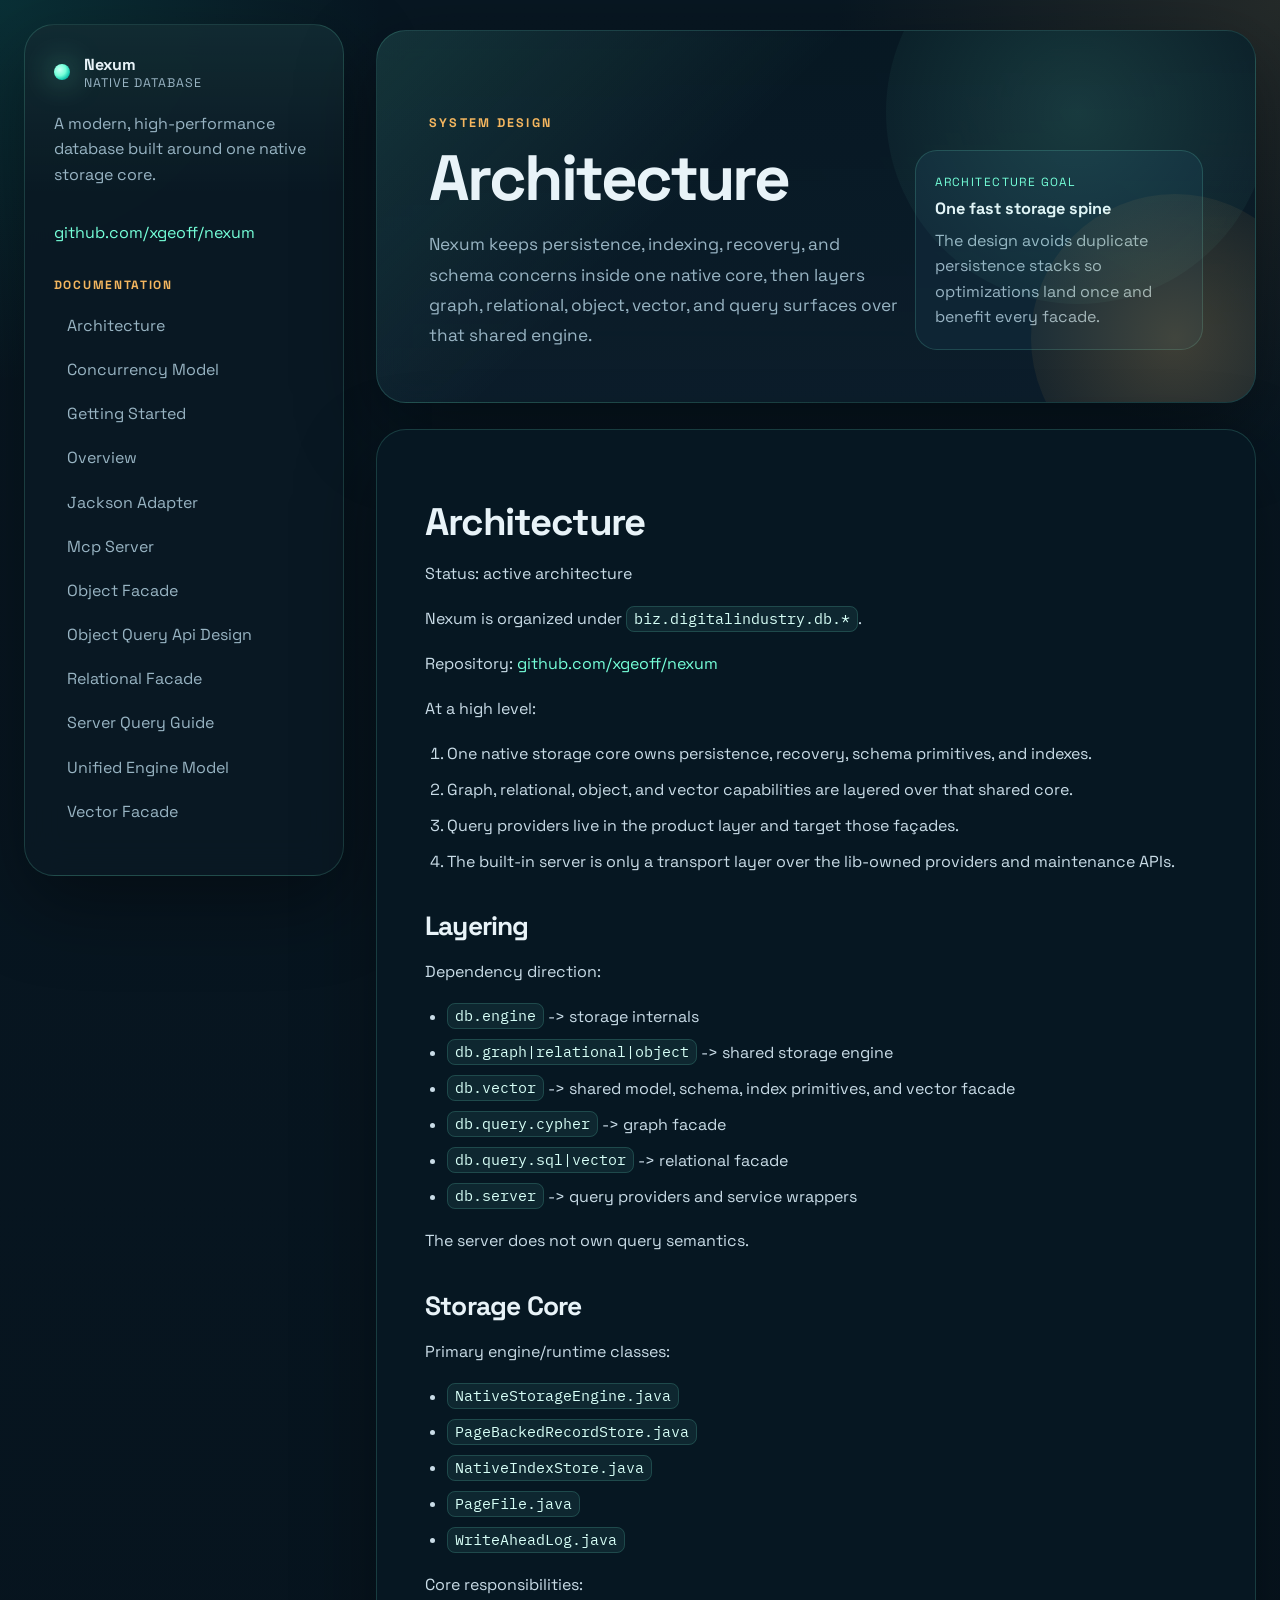
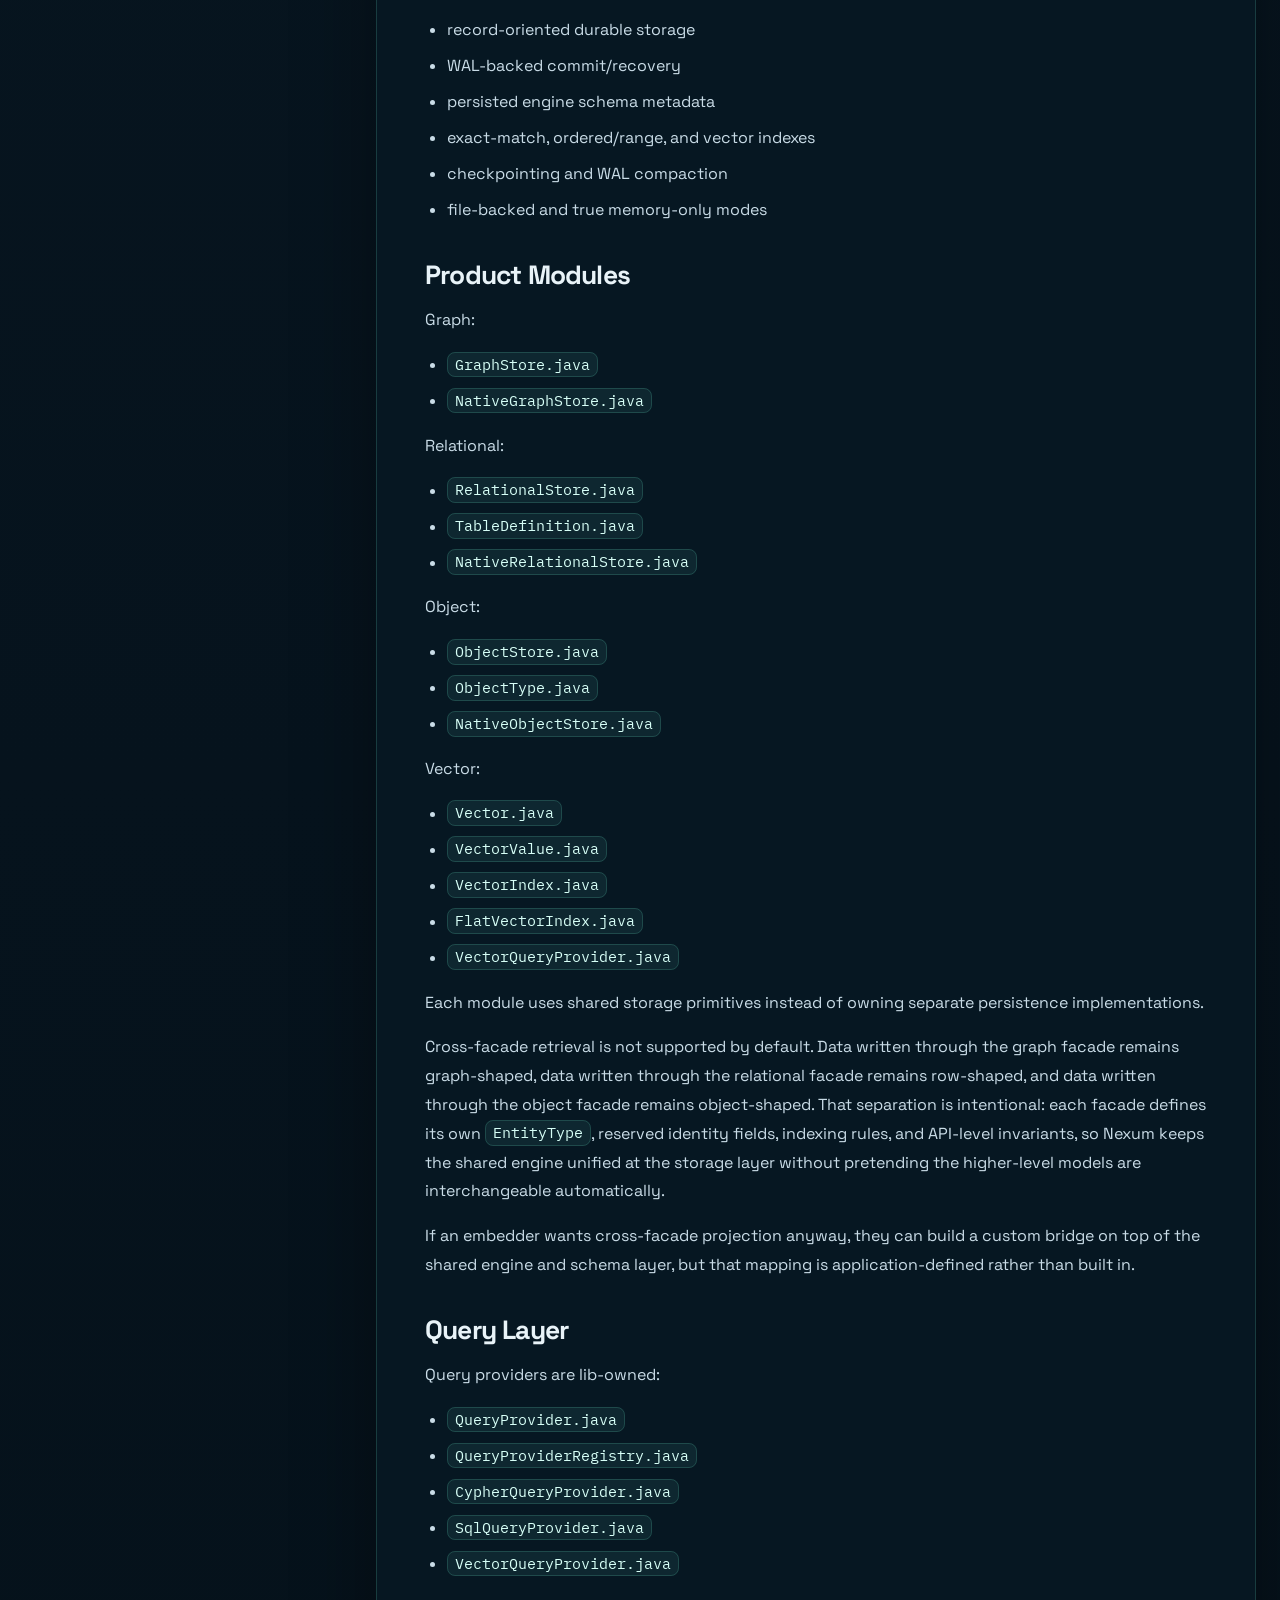
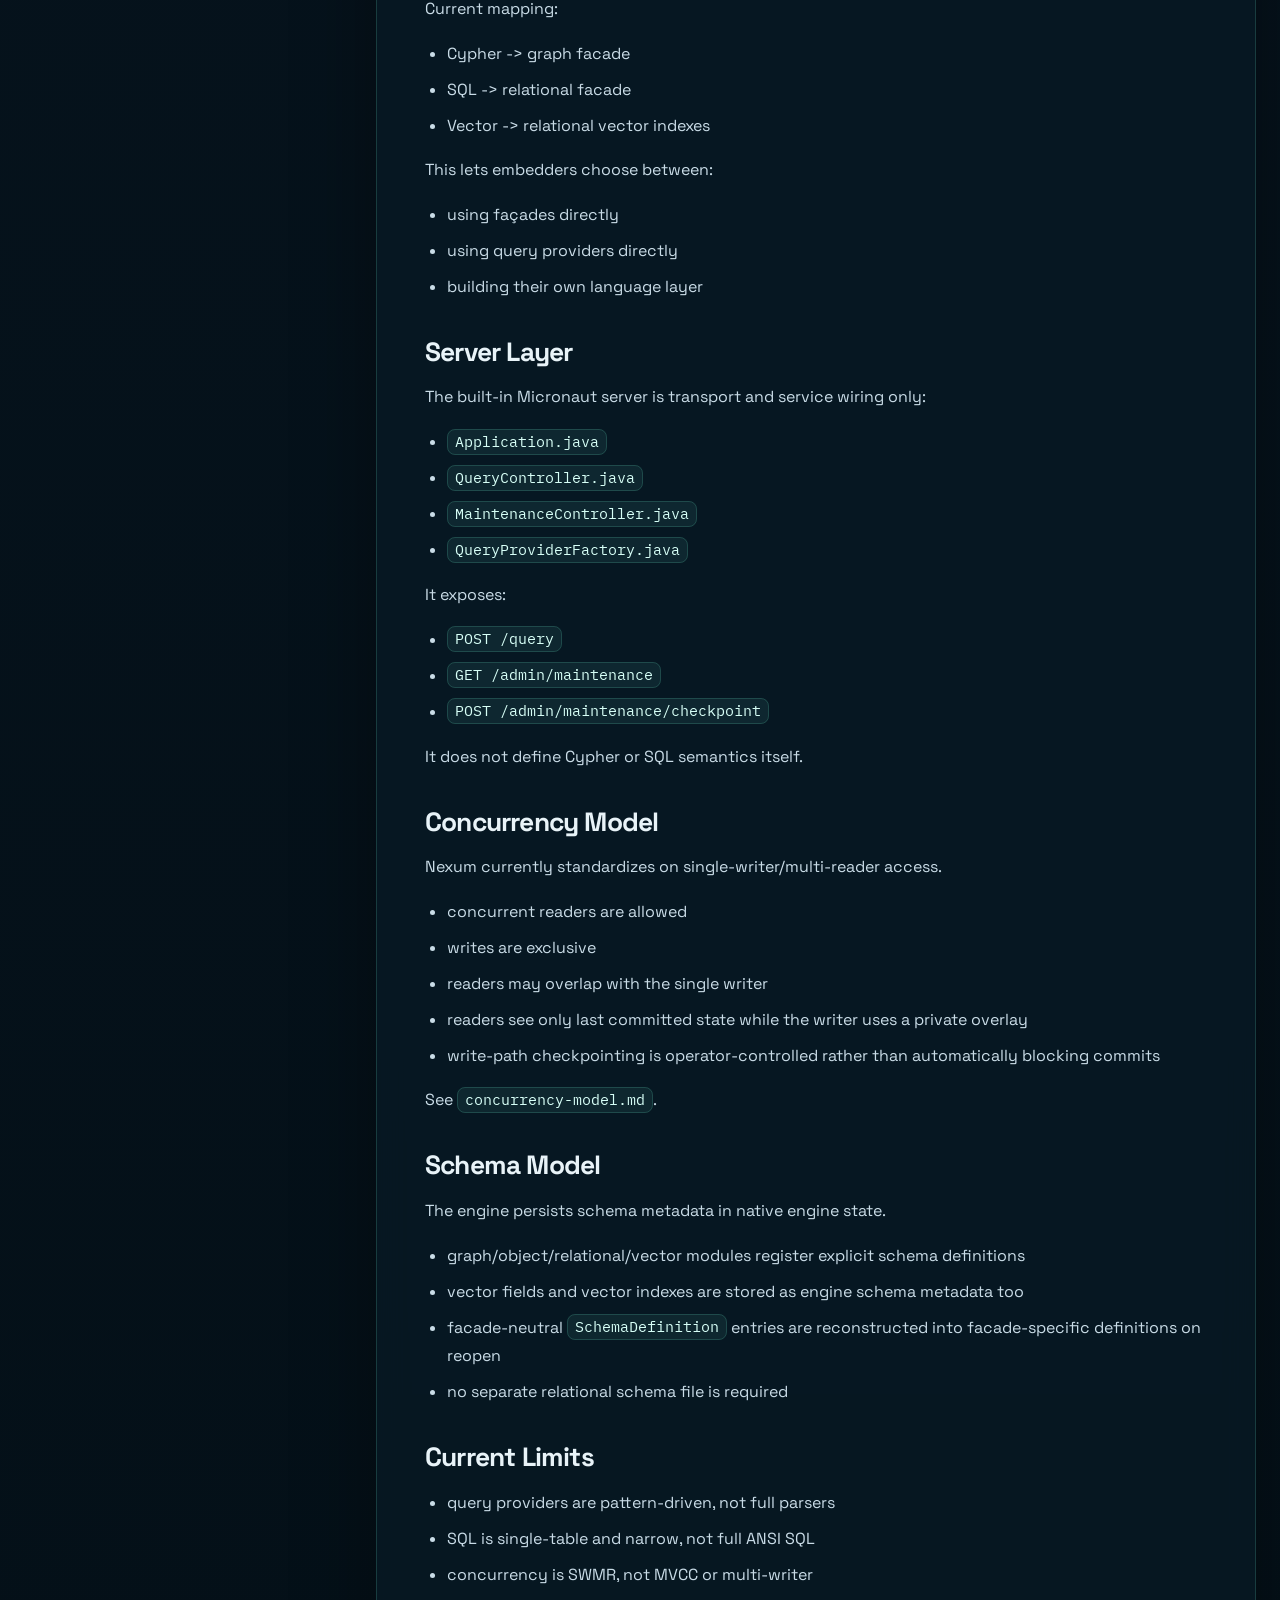
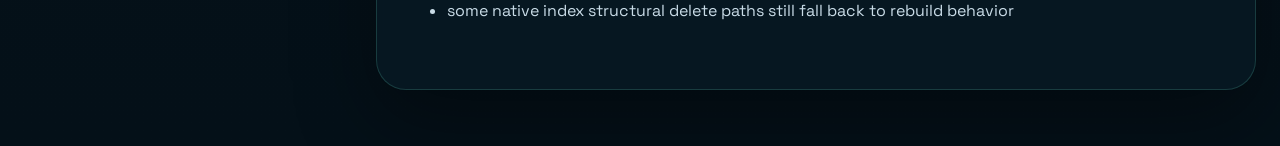
<file: docs/architecture.html>
<!DOCTYPE html>
<html lang="en">
<head>
    <meta charset="utf-8">
    <title>Architecture</title>
    <meta name="description" content="Layering, ownership boundaries, and module responsibilities across the Nexum engine, facades, query layer, and server.">
    <meta name="viewport" content="width=device-width, initial-scale=1">
    <link rel="preconnect" href="https://fonts.googleapis.com">
    <link rel="preconnect" href="https://fonts.gstatic.com" crossorigin>
    <link href="https://fonts.googleapis.com/css2?family=IBM+Plex+Mono:wght@400;500&family=Space+Grotesk:wght@400;500;700&display=swap" rel="stylesheet">
    <link rel="stylesheet" href="css/normalize.css">
    <link rel="stylesheet" href="css/skeleton.css">
    <link rel="stylesheet" href="css/style.css">
    <link rel="icon" type="image/png" href="images/favicon-32.png">
</head>
<body class="theme-shell theme-docs">
<div class="shell">
    <div class="sidebar">
    <div class="sidebar__brand">
        <a class="sidebar__brand-link" href="/nexum">
            <span class="sidebar__mark"></span>
            <span>
                <strong>Nexum</strong>
                <small>Native database</small>
            </span>
        </a>
    </div>
    <p class="sidebar__tagline">A modern, high-performance database built around one native storage core.</p>
    <p class="sidebar__tagline"><a href="https://github.com/xgeoff/nexum">github.com/xgeoff/nexum</a></p>
    <nav class="sidebar__nav">
        <p class="sidebar__section-title">Documentation</p>
        <ul>
        
            





<li class="sidebar__file"><a href="/nexum/architecture.html">Architecture</a></li>


        
            





<li class="sidebar__file"><a href="/nexum/concurrency-model.html">Concurrency Model</a></li>


        
            





<li class="sidebar__file"><a href="/nexum/getting-started.html">Getting Started</a></li>


        
            





<li class="sidebar__file"><a href="/nexum/index.html">Overview</a></li>


        
            





<li class="sidebar__file"><a href="/nexum/jackson-adapter.html">Jackson Adapter</a></li>


        
            





<li class="sidebar__file"><a href="/nexum/mcp-server.html">Mcp Server</a></li>


        
            





<li class="sidebar__file"><a href="/nexum/object-facade.html">Object Facade</a></li>


        
            





<li class="sidebar__file"><a href="/nexum/object-query-api-design.html">Object Query Api Design</a></li>


        
            





<li class="sidebar__file"><a href="/nexum/relational-facade.html">Relational Facade</a></li>


        
            





<li class="sidebar__file"><a href="/nexum/server-query-guide.html">Server Query Guide</a></li>


        
            





<li class="sidebar__file"><a href="/nexum/unified-engine-model.html">Unified Engine Model</a></li>


        
            





<li class="sidebar__file"><a href="/nexum/vector-facade.html">Vector Facade</a></li>


        
        </ul>
    </nav>
</div>

    <main class="page-frame">
        <section class="hero-panel hero-panel--systems">
            <div class="hero-panel__grid">
                <div>
                    <p class="eyebrow">System Design</p>
                    <h1>Architecture</h1>
                    <p class="hero-copy">Nexum keeps persistence, indexing, recovery, and schema concerns inside one native core, then layers graph, relational, object, vector, and query surfaces over that shared engine.</p>
                </div>
                <div class="hero-metric">
                    <span class="hero-metric__label">Architecture Goal</span>
                    <strong>One fast storage spine</strong>
                    <p>The design avoids duplicate persistence stacks so optimizations land once and benefit every facade.</p>
                </div>
            </div>
        </section>
        <section class="content-panel prose prose--docs">
<h1 id="architecture">Architecture</h1>
<p>Status: active architecture</p>
<p>Nexum is organized under <code>biz.digitalindustry.db.*</code>.</p>
<p>Repository: <a href="https://github.com/xgeoff/nexum">github.com/xgeoff/nexum</a></p>
<p>At a high level:</p>
<ol>
<li>One native storage core owns persistence, recovery, schema primitives, and indexes.</li>
<li>Graph, relational, object, and vector capabilities are layered over that shared core.</li>
<li>Query providers live in the product layer and target those façades.</li>
<li>The built-in server is only a transport layer over the lib-owned providers and maintenance APIs.</li>
</ol>
<h2 id="layering">Layering</h2>
<p>Dependency direction:</p>
<ul>
<li><code>db.engine</code> -&gt; storage internals</li>
<li><code>db.graph|relational|object</code> -&gt; shared storage engine</li>
<li><code>db.vector</code> -&gt; shared model, schema, index primitives, and vector facade</li>
<li><code>db.query.cypher</code> -&gt; graph facade</li>
<li><code>db.query.sql|vector</code> -&gt; relational facade</li>
<li><code>db.server</code> -&gt; query providers and service wrappers</li>
</ul>
<p>The server does not own query semantics.</p>
<h2 id="storage-core">Storage Core</h2>
<p>Primary engine/runtime classes:</p>
<ul>
<li><a href="https://github.com/xgeoff/nexum/blob/main/lib/src/main/java/biz/digitalindustry/db/engine/NativeStorageEngine.java"><code>NativeStorageEngine.java</code></a></li>
<li><a href="https://github.com/xgeoff/nexum/blob/main/lib/src/main/java/biz/digitalindustry/db/engine/record/PageBackedRecordStore.java"><code>PageBackedRecordStore.java</code></a></li>
<li><a href="https://github.com/xgeoff/nexum/blob/main/lib/src/main/java/biz/digitalindustry/db/engine/NativeIndexStore.java"><code>NativeIndexStore.java</code></a></li>
<li><a href="https://github.com/xgeoff/nexum/blob/main/lib/src/main/java/biz/digitalindustry/db/engine/page/PageFile.java"><code>PageFile.java</code></a></li>
<li><a href="https://github.com/xgeoff/nexum/blob/main/lib/src/main/java/biz/digitalindustry/db/engine/log/WriteAheadLog.java"><code>WriteAheadLog.java</code></a></li>
</ul>
<p>Core responsibilities:</p>
<ul>
<li>record-oriented durable storage</li>
<li>WAL-backed commit/recovery</li>
<li>persisted engine schema metadata</li>
<li>exact-match, ordered/range, and vector indexes</li>
<li>checkpointing and WAL compaction</li>
<li>file-backed and true memory-only modes</li>
</ul>
<h2 id="product-modules">Product Modules</h2>
<p>Graph:</p>
<ul>
<li><a href="https://github.com/xgeoff/nexum/blob/main/lib/src/main/java/biz/digitalindustry/db/graph/api/GraphStore.java"><code>GraphStore.java</code></a></li>
<li><a href="https://github.com/xgeoff/nexum/blob/main/lib/src/main/java/biz/digitalindustry/db/graph/runtime/NativeGraphStore.java"><code>NativeGraphStore.java</code></a></li>
</ul>
<p>Relational:</p>
<ul>
<li><a href="https://github.com/xgeoff/nexum/blob/main/lib/src/main/java/biz/digitalindustry/db/relational/api/RelationalStore.java"><code>RelationalStore.java</code></a></li>
<li><a href="https://github.com/xgeoff/nexum/blob/main/lib/src/main/java/biz/digitalindustry/db/relational/api/TableDefinition.java"><code>TableDefinition.java</code></a></li>
<li><a href="https://github.com/xgeoff/nexum/blob/main/lib/src/main/java/biz/digitalindustry/db/relational/runtime/NativeRelationalStore.java"><code>NativeRelationalStore.java</code></a></li>
</ul>
<p>Object:</p>
<ul>
<li><a href="https://github.com/xgeoff/nexum/blob/main/lib/src/main/java/biz/digitalindustry/db/object/api/ObjectStore.java"><code>ObjectStore.java</code></a></li>
<li><a href="https://github.com/xgeoff/nexum/blob/main/lib/src/main/java/biz/digitalindustry/db/object/api/ObjectType.java"><code>ObjectType.java</code></a></li>
<li><a href="https://github.com/xgeoff/nexum/blob/main/lib/src/main/java/biz/digitalindustry/db/object/runtime/NativeObjectStore.java"><code>NativeObjectStore.java</code></a></li>
</ul>
<p>Vector:</p>
<ul>
<li><a href="https://github.com/xgeoff/nexum/blob/main/lib/src/main/java/biz/digitalindustry/db/model/Vector.java"><code>Vector.java</code></a></li>
<li><a href="https://github.com/xgeoff/nexum/blob/main/lib/src/main/java/biz/digitalindustry/db/model/VectorValue.java"><code>VectorValue.java</code></a></li>
<li><a href="https://github.com/xgeoff/nexum/blob/main/lib/src/main/java/biz/digitalindustry/db/index/VectorIndex.java"><code>VectorIndex.java</code></a></li>
<li><a href="https://github.com/xgeoff/nexum/blob/main/lib/src/main/java/biz/digitalindustry/db/vector/FlatVectorIndex.java"><code>FlatVectorIndex.java</code></a></li>
<li><a href="https://github.com/xgeoff/nexum/blob/main/lib/src/main/java/biz/digitalindustry/db/query/vector/VectorQueryProvider.java"><code>VectorQueryProvider.java</code></a></li>
</ul>
<p>Each module uses shared storage primitives instead of owning separate persistence implementations.</p>
<p>Cross-facade retrieval is not supported by default. Data written through the graph facade remains graph-shaped, data written through the relational facade remains row-shaped, and data written through the object facade remains object-shaped. That separation is intentional: each facade defines its own <code>EntityType</code>, reserved identity fields, indexing rules, and API-level invariants, so Nexum keeps the shared engine unified at the storage layer without pretending the higher-level models are interchangeable automatically.</p>
<p>If an embedder wants cross-facade projection anyway, they can build a custom bridge on top of the shared engine and schema layer, but that mapping is application-defined rather than built in.</p>
<h2 id="query-layer">Query Layer</h2>
<p>Query providers are lib-owned:</p>
<ul>
<li><a href="https://github.com/xgeoff/nexum/blob/main/lib/src/main/java/biz/digitalindustry/db/query/QueryProvider.java"><code>QueryProvider.java</code></a></li>
<li><a href="https://github.com/xgeoff/nexum/blob/main/lib/src/main/java/biz/digitalindustry/db/query/QueryProviderRegistry.java"><code>QueryProviderRegistry.java</code></a></li>
<li><a href="https://github.com/xgeoff/nexum/blob/main/lib/src/main/java/biz/digitalindustry/db/query/cypher/CypherQueryProvider.java"><code>CypherQueryProvider.java</code></a></li>
<li><a href="https://github.com/xgeoff/nexum/blob/main/lib/src/main/java/biz/digitalindustry/db/query/sql/SqlQueryProvider.java"><code>SqlQueryProvider.java</code></a></li>
<li><a href="https://github.com/xgeoff/nexum/blob/main/lib/src/main/java/biz/digitalindustry/db/query/vector/VectorQueryProvider.java"><code>VectorQueryProvider.java</code></a></li>
</ul>
<p>Current mapping:</p>
<ul>
<li>Cypher -&gt; graph facade</li>
<li>SQL -&gt; relational facade</li>
<li>Vector -&gt; relational vector indexes</li>
</ul>
<p>This lets embedders choose between:</p>
<ul>
<li>using façades directly</li>
<li>using query providers directly</li>
<li>building their own language layer</li>
</ul>
<h2 id="server-layer">Server Layer</h2>
<p>The built-in Micronaut server is transport and service wiring only:</p>
<ul>
<li><a href="https://github.com/xgeoff/nexum/blob/main/server/src/main/biz/digitalindustry/db/server/Application.java"><code>Application.java</code></a></li>
<li><a href="https://github.com/xgeoff/nexum/blob/main/server/src/main/biz/digitalindustry/db/server/controller/QueryController.java"><code>QueryController.java</code></a></li>
<li><a href="https://github.com/xgeoff/nexum/blob/main/server/src/main/biz/digitalindustry/db/server/controller/MaintenanceController.java"><code>MaintenanceController.java</code></a></li>
<li><a href="https://github.com/xgeoff/nexum/blob/main/server/src/main/biz/digitalindustry/db/server/service/QueryProviderFactory.java"><code>QueryProviderFactory.java</code></a></li>
</ul>
<p>It exposes:</p>
<ul>
<li><code>POST /query</code></li>
<li><code>GET /admin/maintenance</code></li>
<li><code>POST /admin/maintenance/checkpoint</code></li>
</ul>
<p>It does not define Cypher or SQL semantics itself.</p>
<h2 id="concurrency-model">Concurrency Model</h2>
<p>Nexum currently standardizes on single-writer/multi-reader access.</p>
<ul>
<li>concurrent readers are allowed</li>
<li>writes are exclusive</li>
<li>readers may overlap with the single writer</li>
<li>readers see only last committed state while the writer uses a private overlay</li>
<li>write-path checkpointing is operator-controlled rather than automatically blocking commits</li>
</ul>
<p>See <a href="/concurrency-model.html"><code>concurrency-model.md</code></a>.</p>
<h2 id="schema-model">Schema Model</h2>
<p>The engine persists schema metadata in native engine state.</p>
<ul>
<li>graph/object/relational/vector modules register explicit schema definitions</li>
<li>vector fields and vector indexes are stored as engine schema metadata too</li>
<li>facade-neutral <code>SchemaDefinition</code> entries are reconstructed into facade-specific definitions on reopen</li>
<li>no separate relational schema file is required</li>
</ul>
<h2 id="current-limits">Current Limits</h2>
<ul>
<li>query providers are pattern-driven, not full parsers</li>
<li>SQL is single-table and narrow, not full ANSI SQL</li>
<li>concurrency is SWMR, not MVCC or multi-writer</li>
<li>some native index structural delete paths still fall back to rebuild behavior</li>
</ul>

        </section>
    </main>
</div>
</body>
</html>
</file>
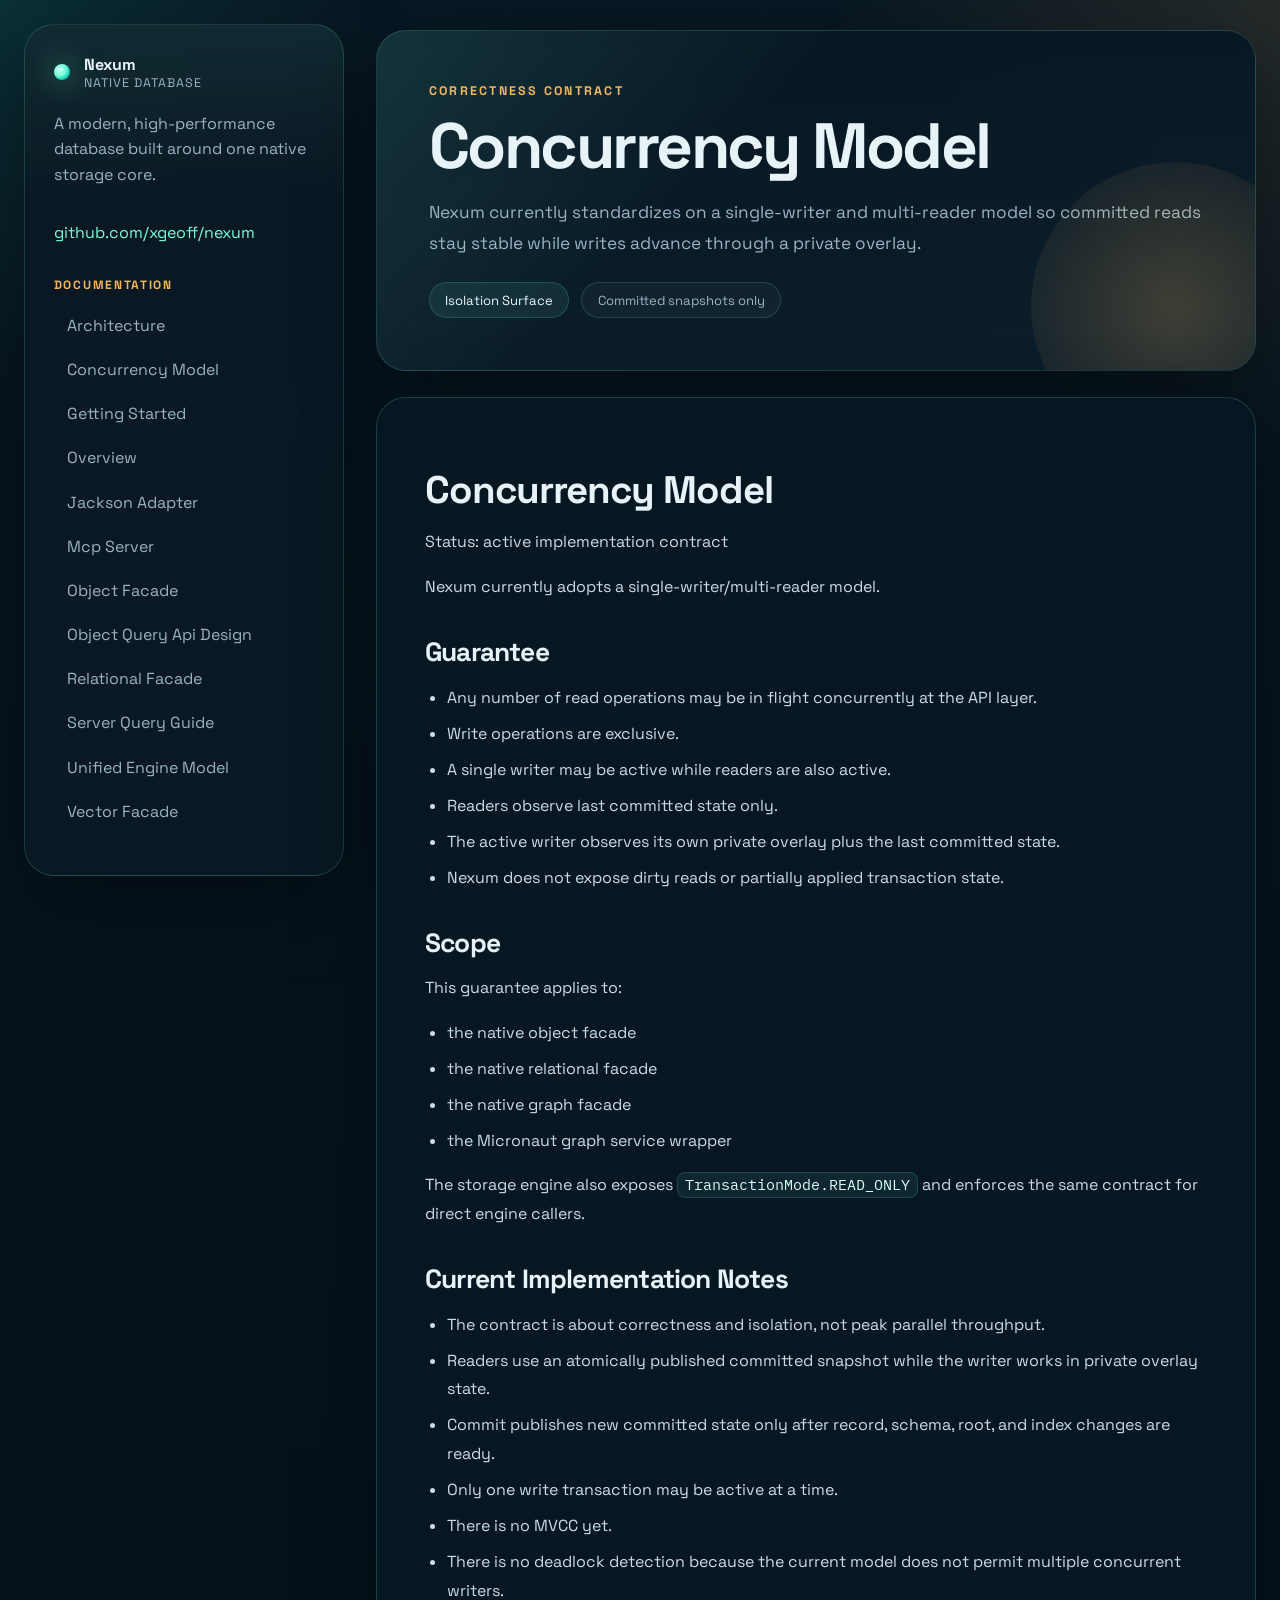
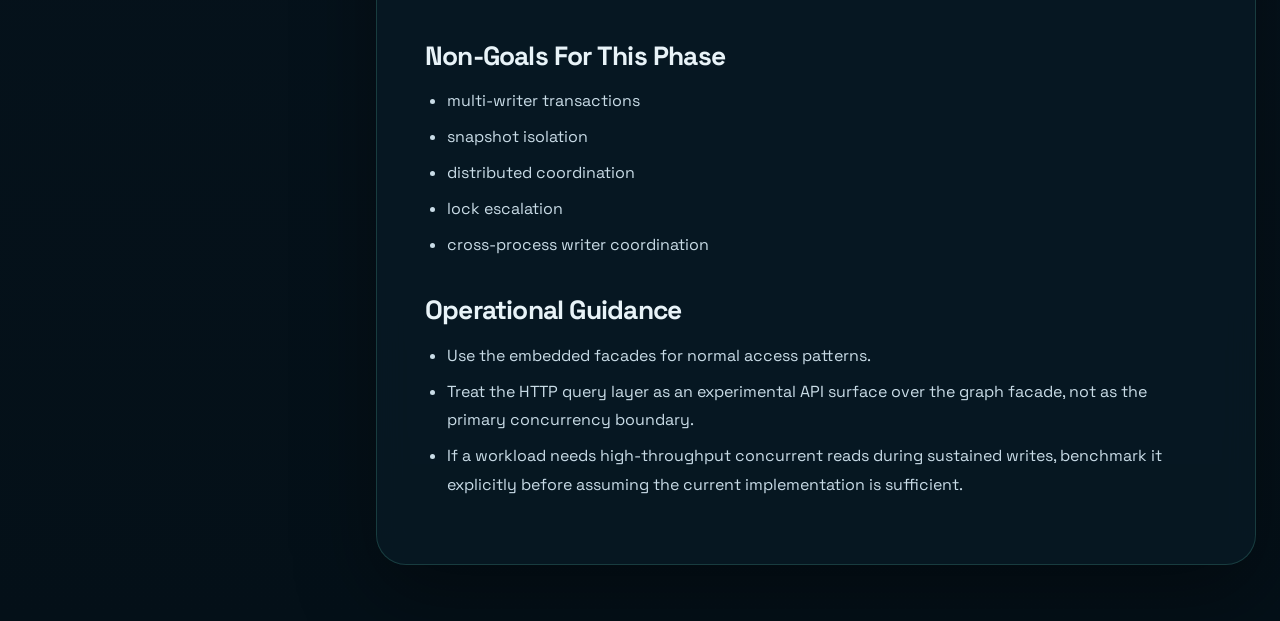
<file: docs/concurrency-model.html>
<!DOCTYPE html>
<html lang="en">
<head>
    <meta charset="utf-8">
    <title>Concurrency Model</title>
    <meta name="description" content="The current single-writer, multi-reader contract exposed by the native engine and facade APIs.">
    <meta name="viewport" content="width=device-width, initial-scale=1">
    <link rel="preconnect" href="https://fonts.googleapis.com">
    <link rel="preconnect" href="https://fonts.gstatic.com" crossorigin>
    <link href="https://fonts.googleapis.com/css2?family=IBM+Plex+Mono:wght@400;500&family=Space+Grotesk:wght@400;500;700&display=swap" rel="stylesheet">
    <link rel="stylesheet" href="css/normalize.css">
    <link rel="stylesheet" href="css/skeleton.css">
    <link rel="stylesheet" href="css/style.css">
    <link rel="icon" type="image/png" href="images/favicon-32.png">
</head>
<body class="theme-shell theme-docs">
<div class="shell">
    <div class="sidebar">
    <div class="sidebar__brand">
        <a class="sidebar__brand-link" href="/nexum">
            <span class="sidebar__mark"></span>
            <span>
                <strong>Nexum</strong>
                <small>Native database</small>
            </span>
        </a>
    </div>
    <p class="sidebar__tagline">A modern, high-performance database built around one native storage core.</p>
    <p class="sidebar__tagline"><a href="https://github.com/xgeoff/nexum">github.com/xgeoff/nexum</a></p>
    <nav class="sidebar__nav">
        <p class="sidebar__section-title">Documentation</p>
        <ul>
        
            





<li class="sidebar__file"><a href="/nexum/architecture.html">Architecture</a></li>


        
            





<li class="sidebar__file"><a href="/nexum/concurrency-model.html">Concurrency Model</a></li>


        
            





<li class="sidebar__file"><a href="/nexum/getting-started.html">Getting Started</a></li>


        
            





<li class="sidebar__file"><a href="/nexum/index.html">Overview</a></li>


        
            





<li class="sidebar__file"><a href="/nexum/jackson-adapter.html">Jackson Adapter</a></li>


        
            





<li class="sidebar__file"><a href="/nexum/mcp-server.html">Mcp Server</a></li>


        
            





<li class="sidebar__file"><a href="/nexum/object-facade.html">Object Facade</a></li>


        
            





<li class="sidebar__file"><a href="/nexum/object-query-api-design.html">Object Query Api Design</a></li>


        
            





<li class="sidebar__file"><a href="/nexum/relational-facade.html">Relational Facade</a></li>


        
            





<li class="sidebar__file"><a href="/nexum/server-query-guide.html">Server Query Guide</a></li>


        
            





<li class="sidebar__file"><a href="/nexum/unified-engine-model.html">Unified Engine Model</a></li>


        
            





<li class="sidebar__file"><a href="/nexum/vector-facade.html">Vector Facade</a></li>


        
        </ul>
    </nav>
</div>

    <main class="page-frame">
        <section class="hero-panel hero-panel--reference">
            <p class="eyebrow">Correctness Contract</p>
            <h1>Concurrency Model</h1>
            <p class="hero-copy">Nexum currently standardizes on a single-writer and multi-reader model so committed reads stay stable while writes advance through a private overlay.</p>
            <div class="hero-chip-row">
                <span class="hero-chip">Isolation Surface</span>
                <span class="hero-chip hero-chip--muted">Committed snapshots only</span>
            </div>
        </section>
        <section class="content-panel prose prose--docs">
<h1 id="concurrency-model">Concurrency Model</h1>
<p>Status: active implementation contract</p>
<p>Nexum currently adopts a single-writer/multi-reader model.</p>
<h2 id="guarantee">Guarantee</h2>
<ul>
<li>Any number of read operations may be in flight concurrently at the API layer.</li>
<li>Write operations are exclusive.</li>
<li>A single writer may be active while readers are also active.</li>
<li>Readers observe last committed state only.</li>
<li>The active writer observes its own private overlay plus the last committed state.</li>
<li>Nexum does not expose dirty reads or partially applied transaction state.</li>
</ul>
<h2 id="scope">Scope</h2>
<p>This guarantee applies to:</p>
<ul>
<li>the native object facade</li>
<li>the native relational facade</li>
<li>the native graph facade</li>
<li>the Micronaut graph service wrapper</li>
</ul>
<p>The storage engine also exposes <code>TransactionMode.READ_ONLY</code> and enforces the same contract for direct engine callers.</p>
<h2 id="current-implementation-notes">Current Implementation Notes</h2>
<ul>
<li>The contract is about correctness and isolation, not peak parallel throughput.</li>
<li>Readers use an atomically published committed snapshot while the writer works in private overlay state.</li>
<li>Commit publishes new committed state only after record, schema, root, and index changes are ready.</li>
<li>Only one write transaction may be active at a time.</li>
<li>There is no MVCC yet.</li>
<li>There is no deadlock detection because the current model does not permit multiple concurrent writers.</li>
</ul>
<h2 id="non-goals-for-this-phase">Non-Goals For This Phase</h2>
<ul>
<li>multi-writer transactions</li>
<li>snapshot isolation</li>
<li>distributed coordination</li>
<li>lock escalation</li>
<li>cross-process writer coordination</li>
</ul>
<h2 id="operational-guidance">Operational Guidance</h2>
<ul>
<li>Use the embedded facades for normal access patterns.</li>
<li>Treat the HTTP query layer as an experimental API surface over the graph facade, not as the primary concurrency boundary.</li>
<li>If a workload needs high-throughput concurrent reads during sustained writes, benchmark it explicitly before assuming the current implementation is sufficient.</li>
</ul>

        </section>
    </main>
</div>
</body>
</html>
</file>
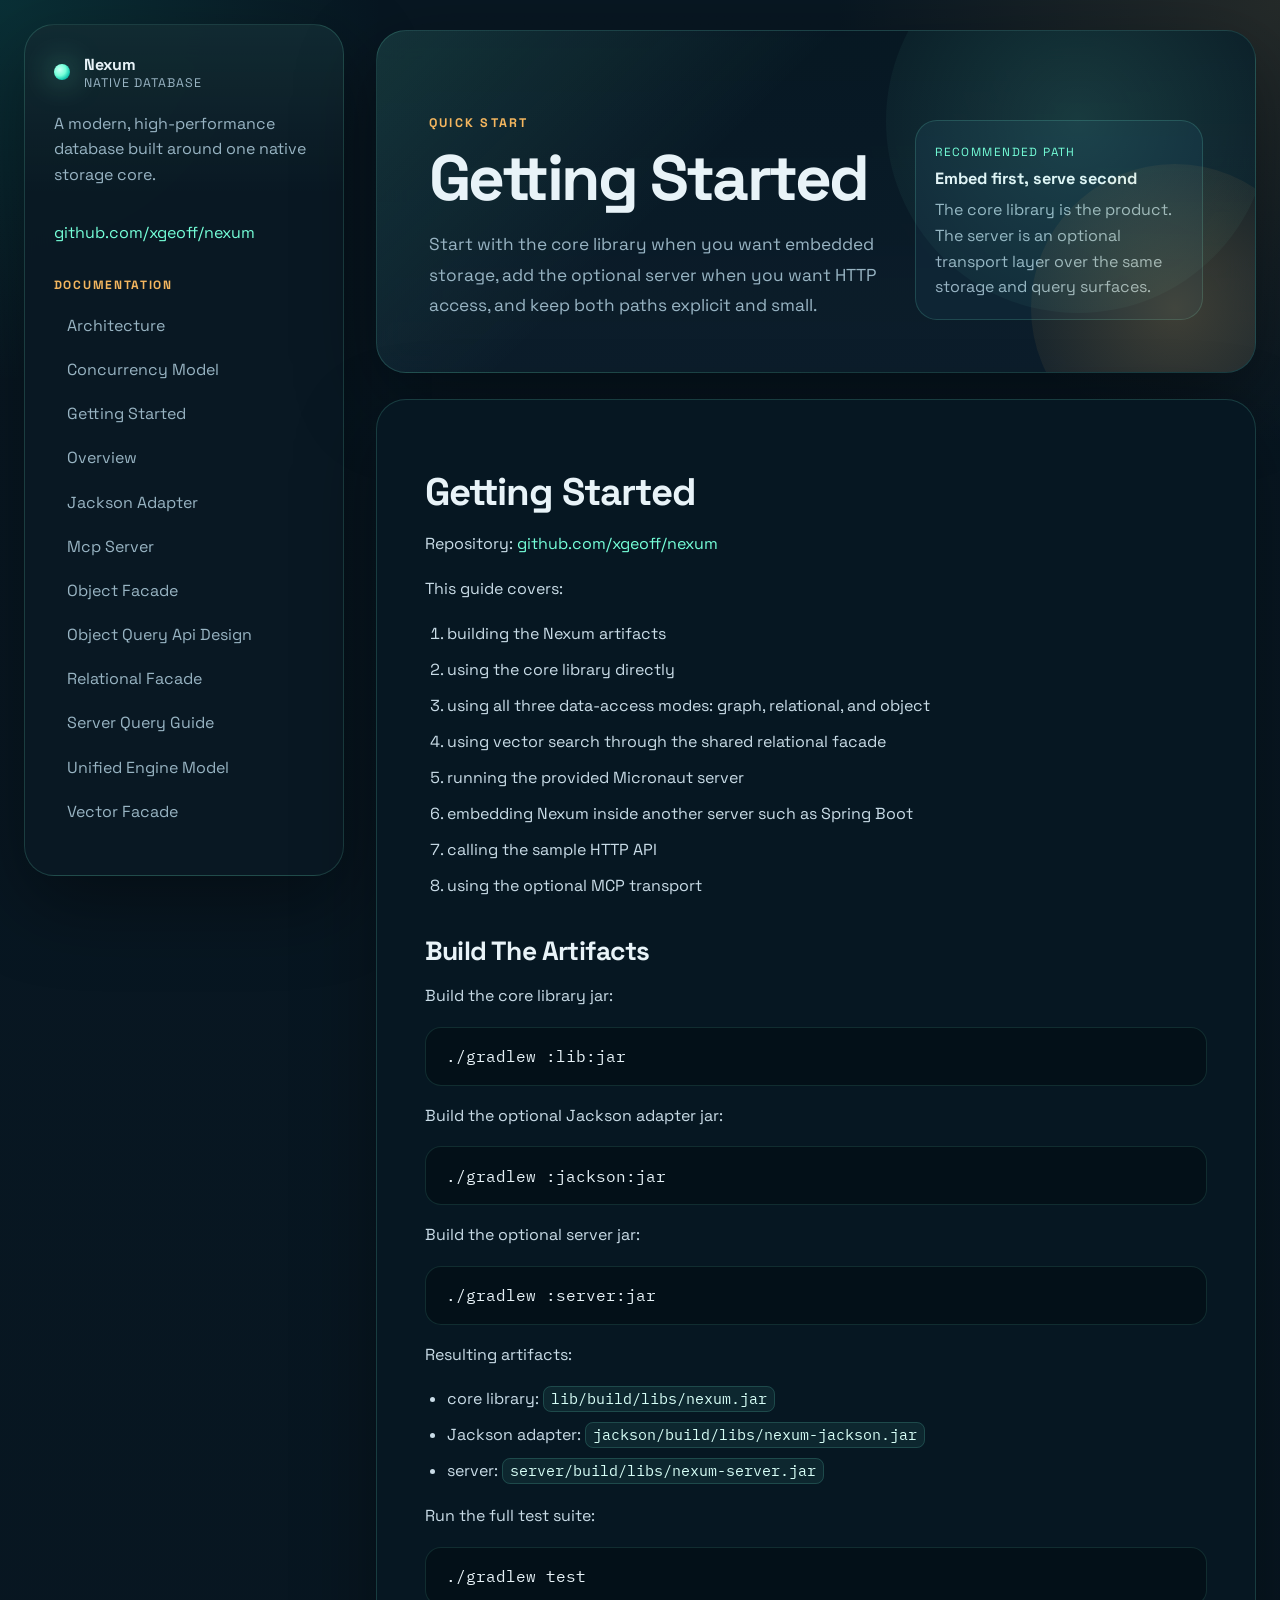
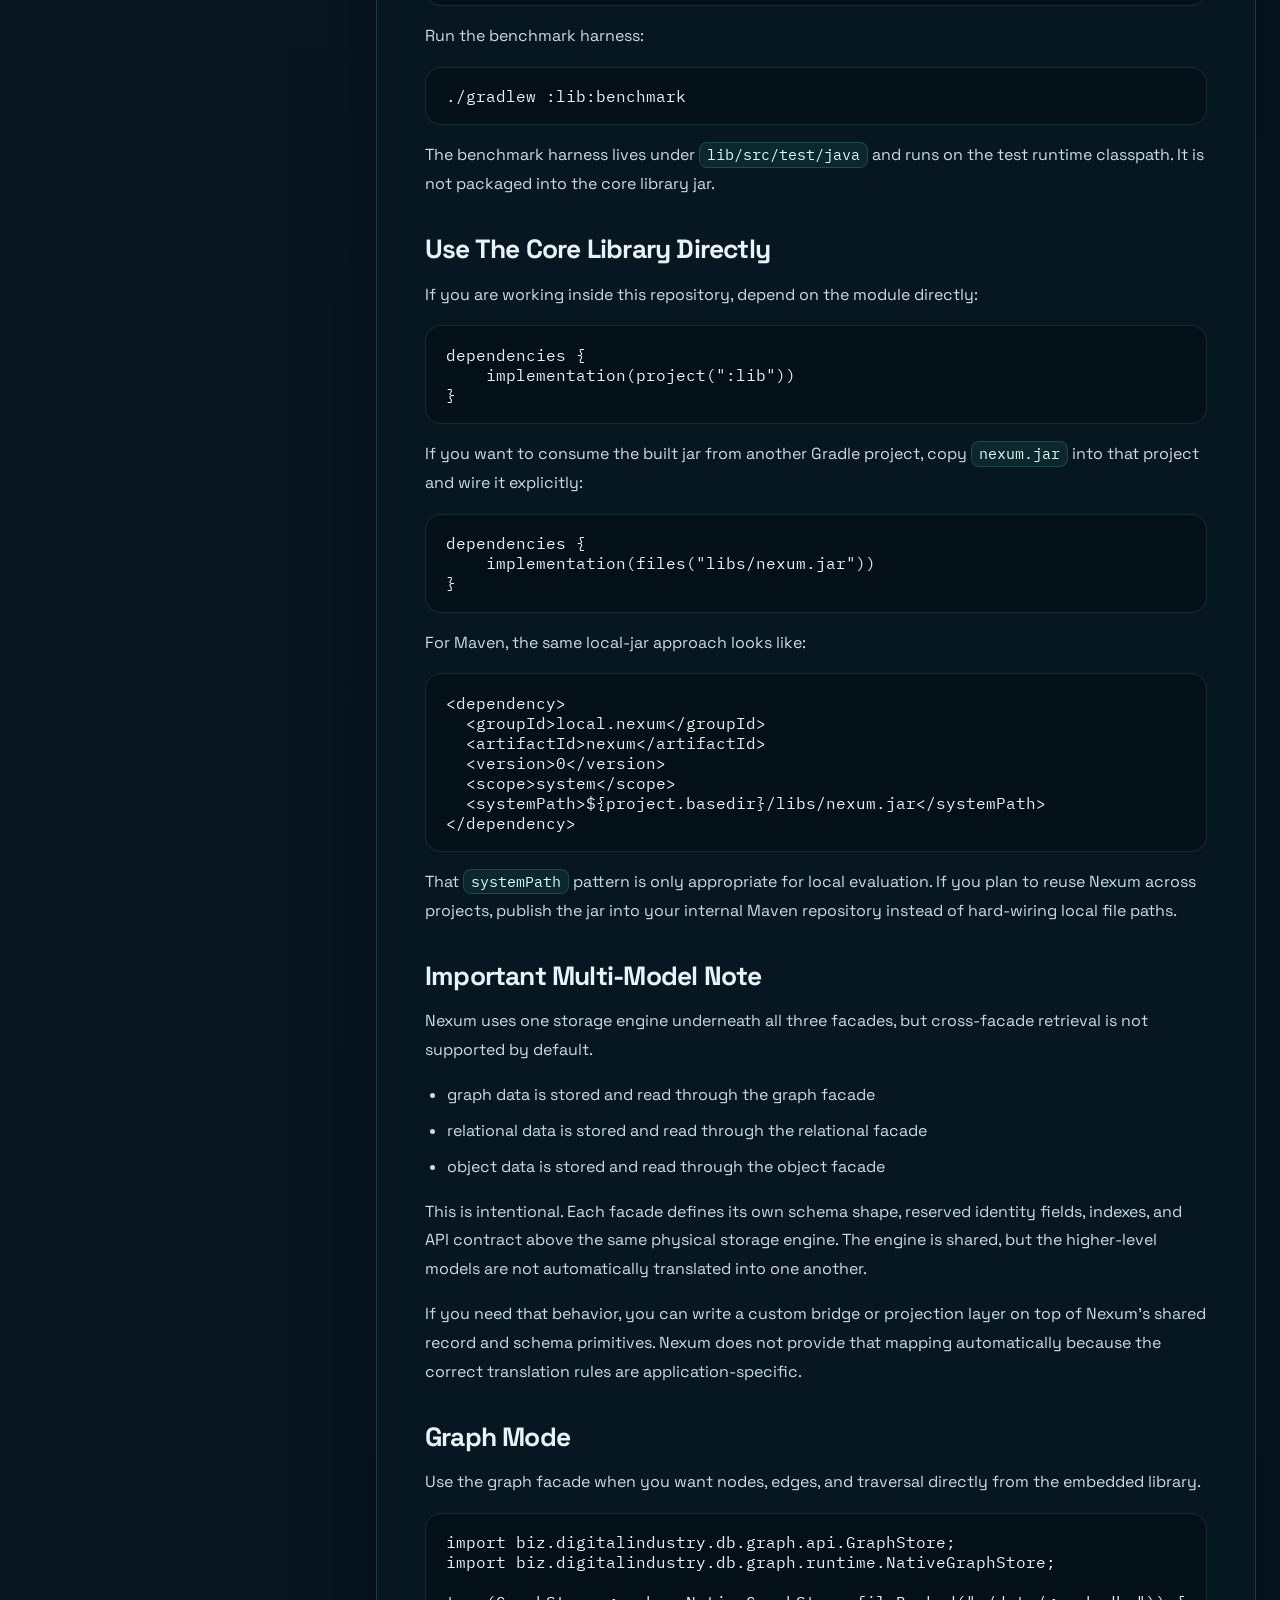
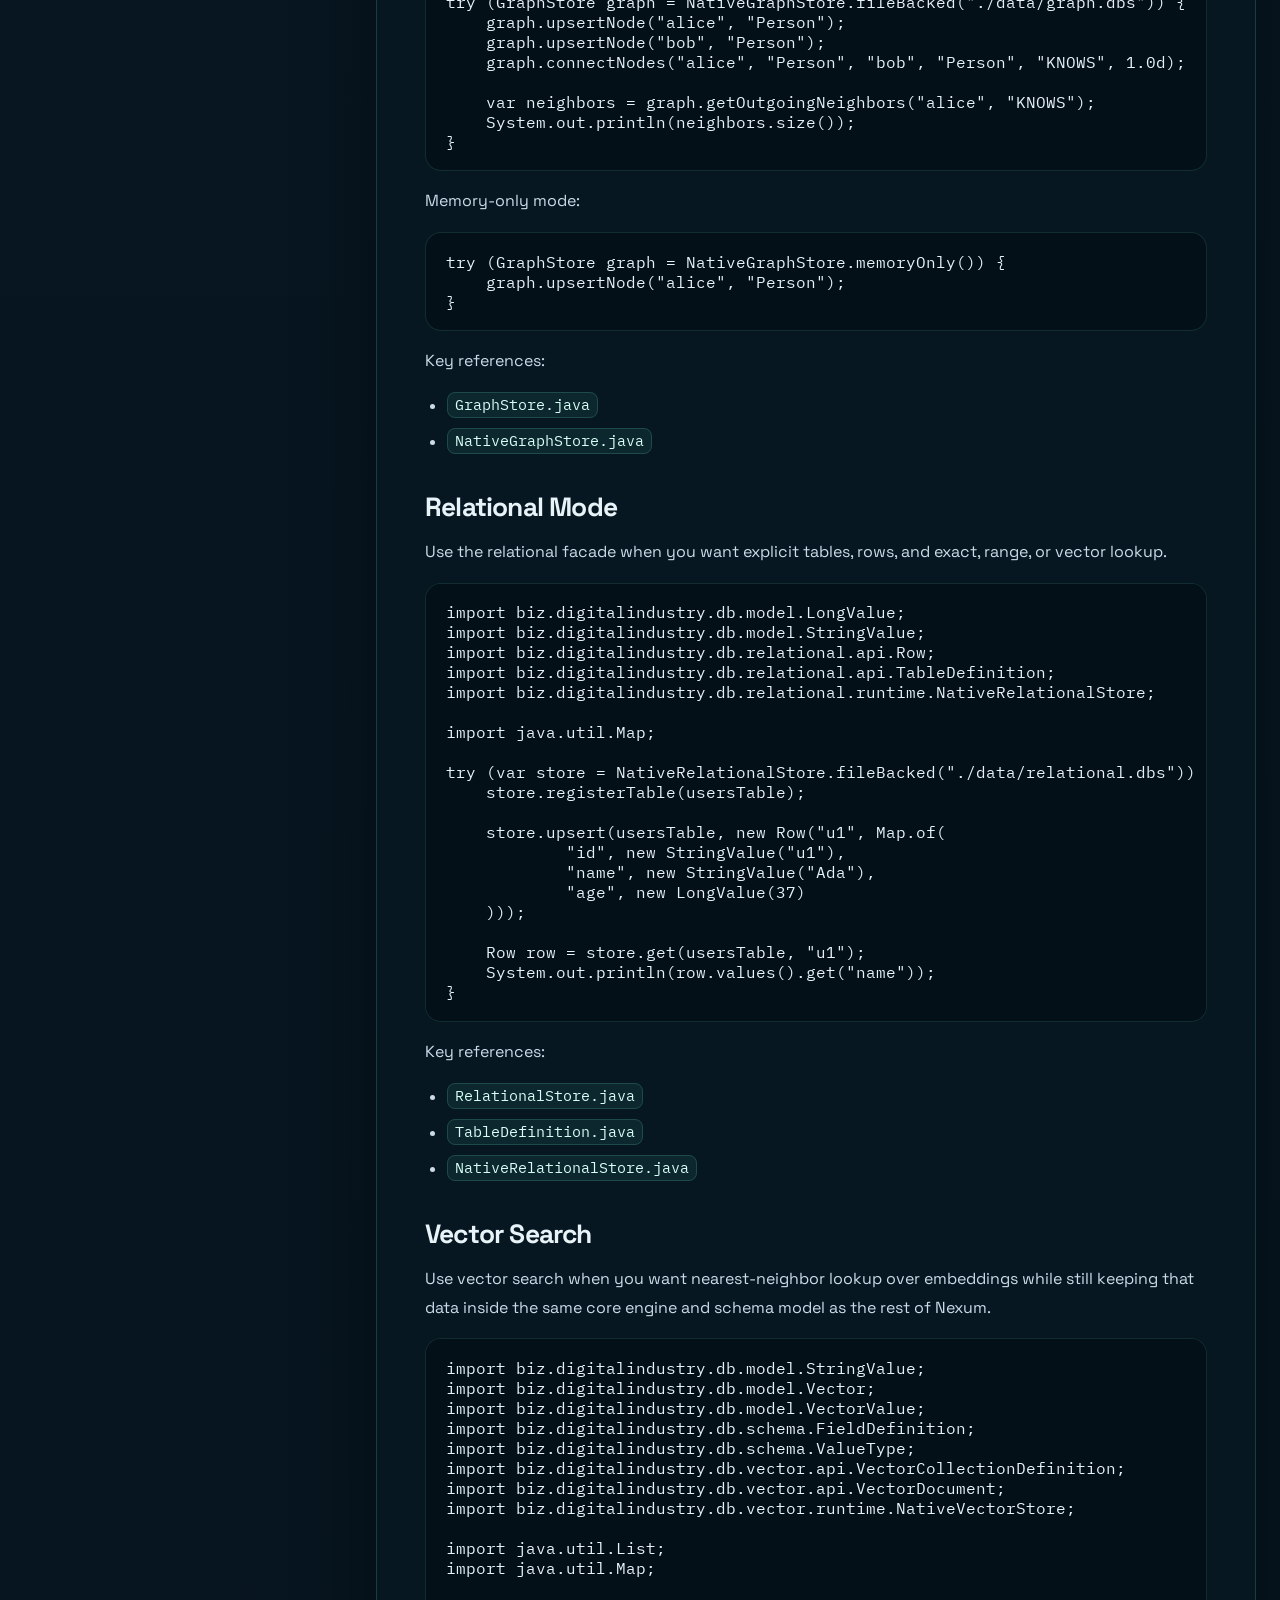
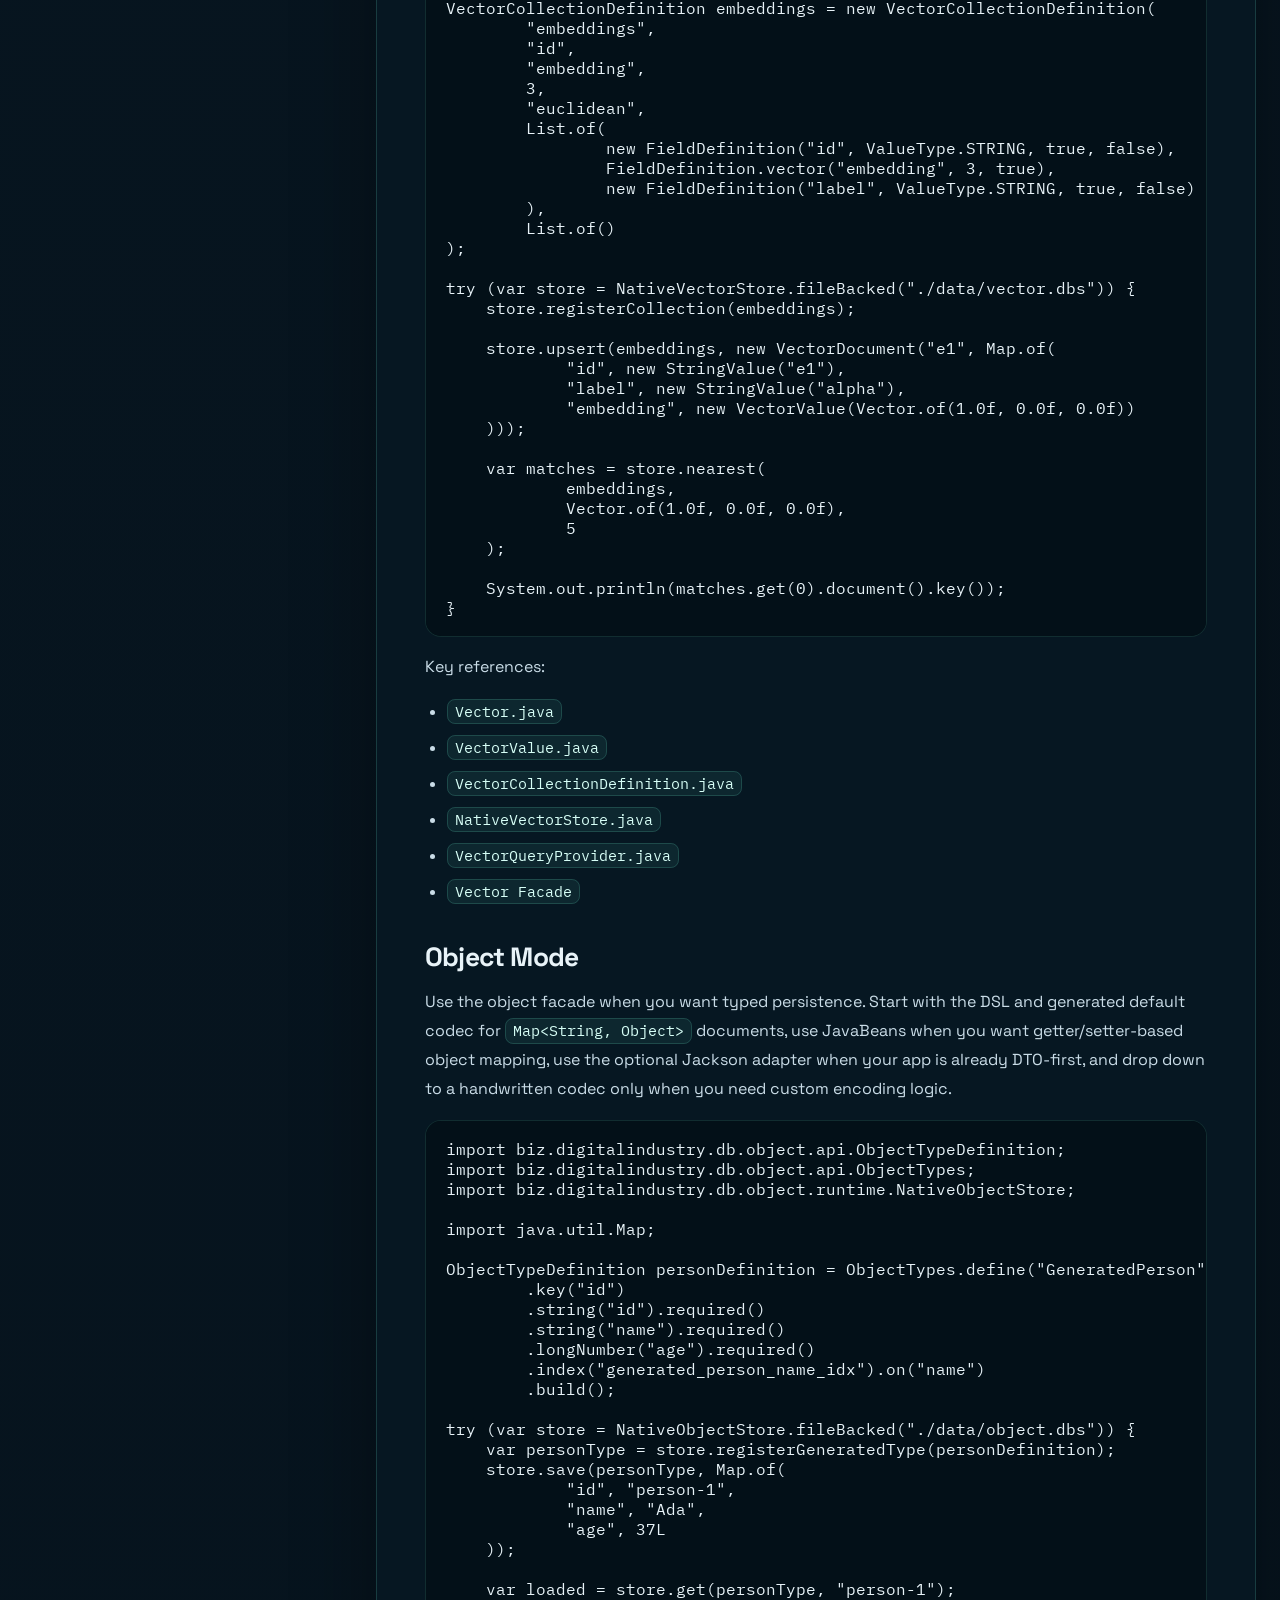
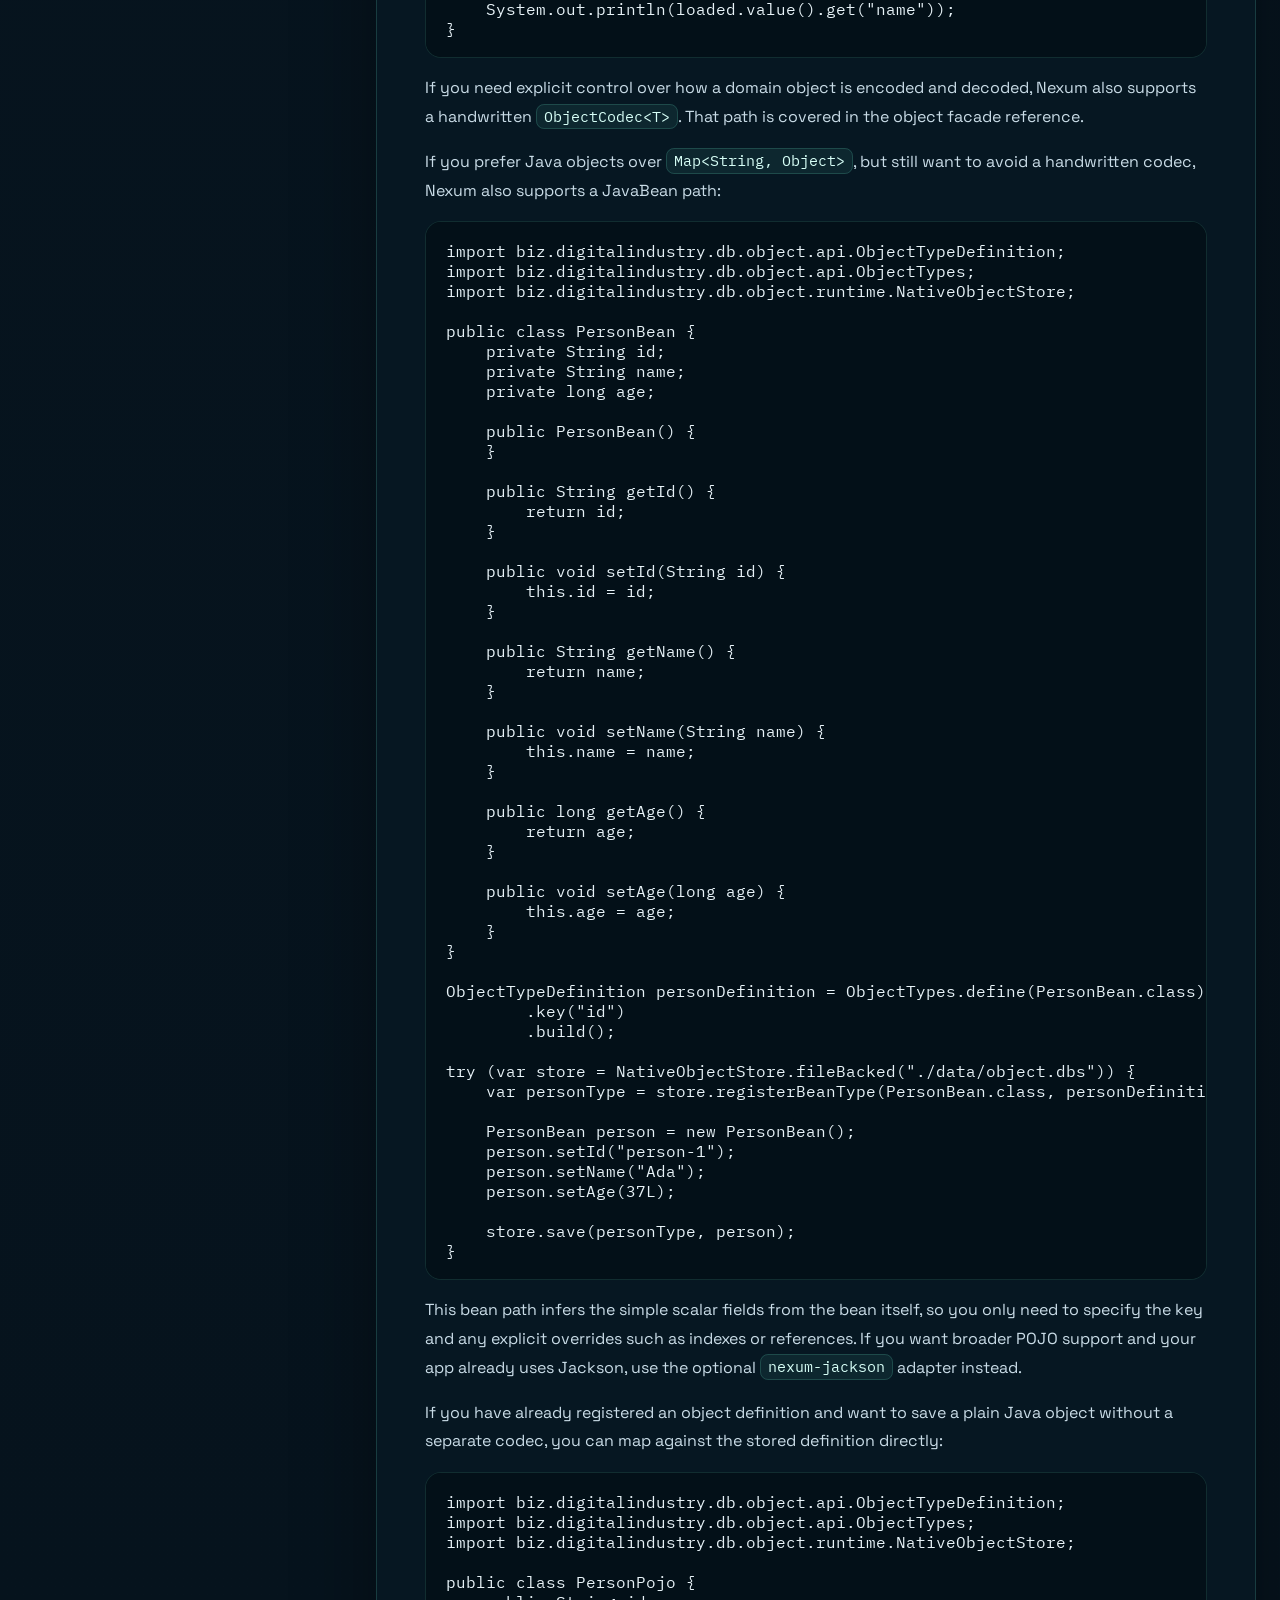
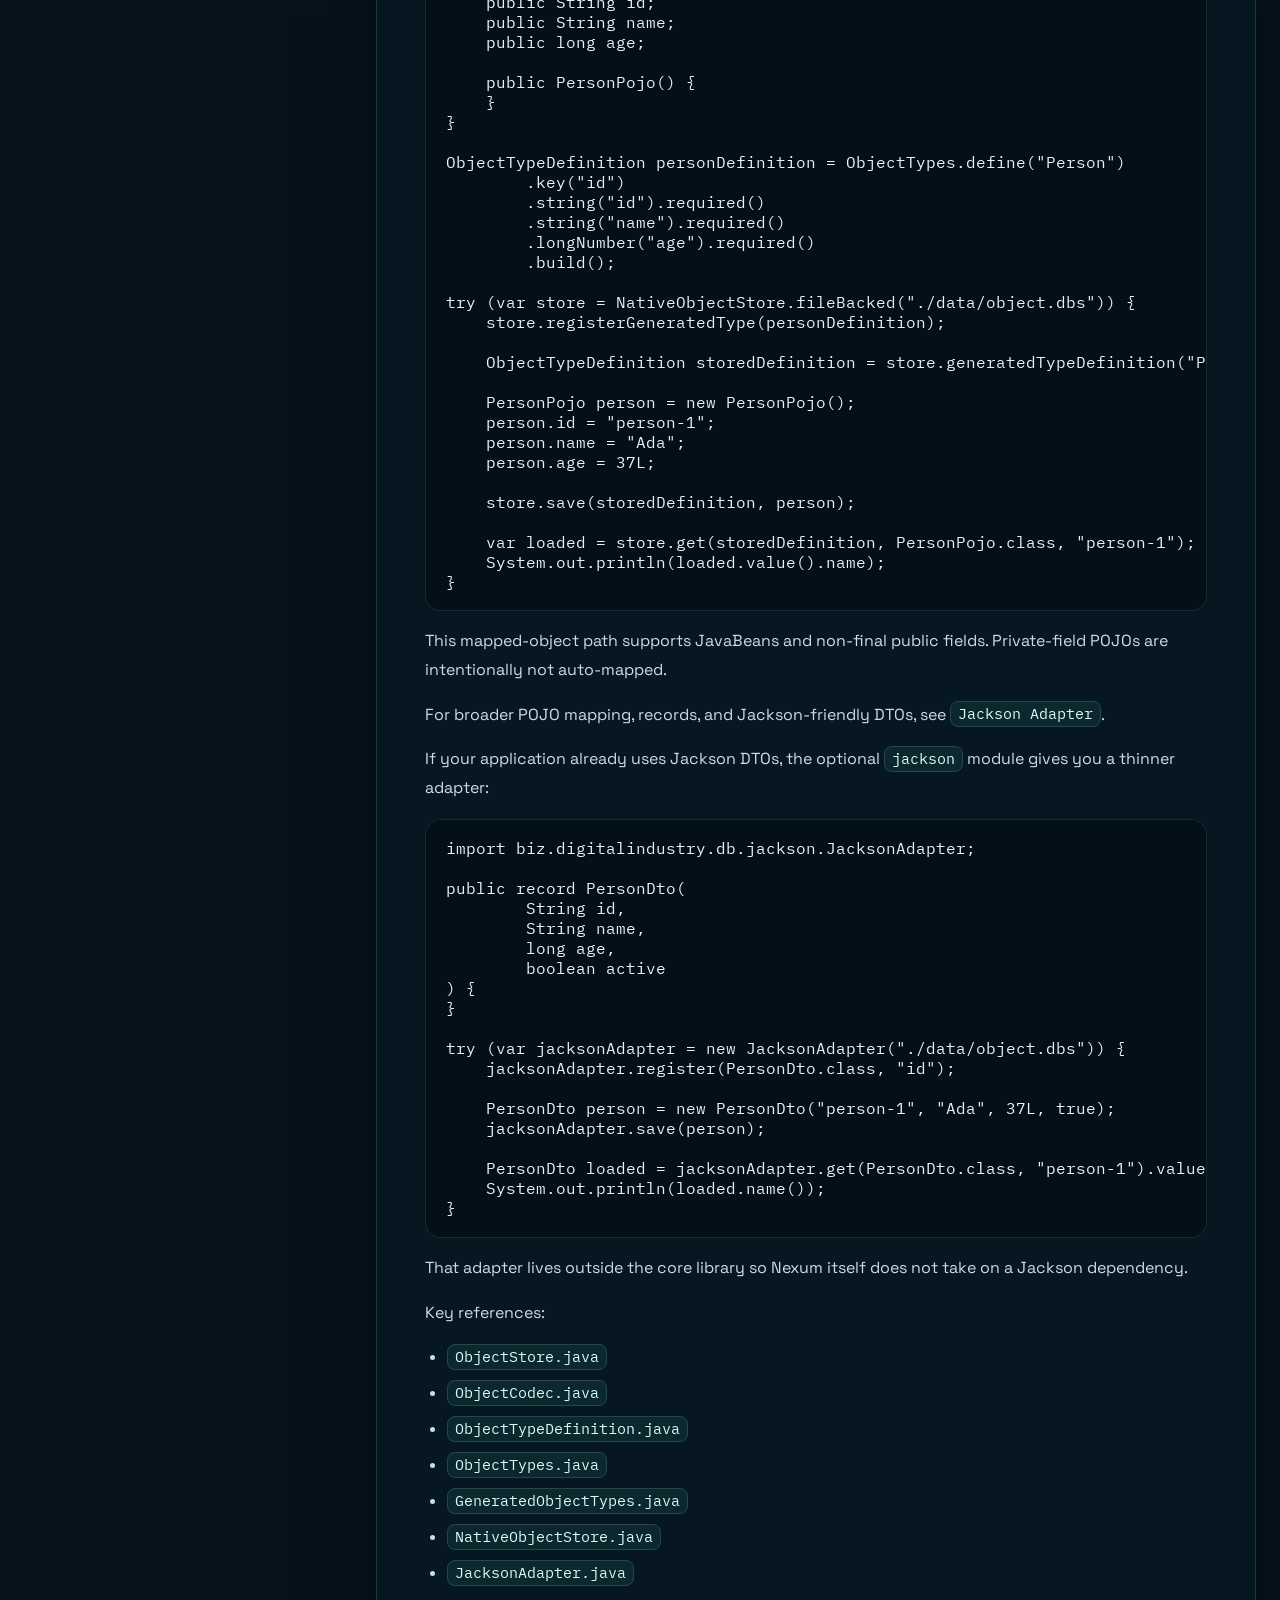
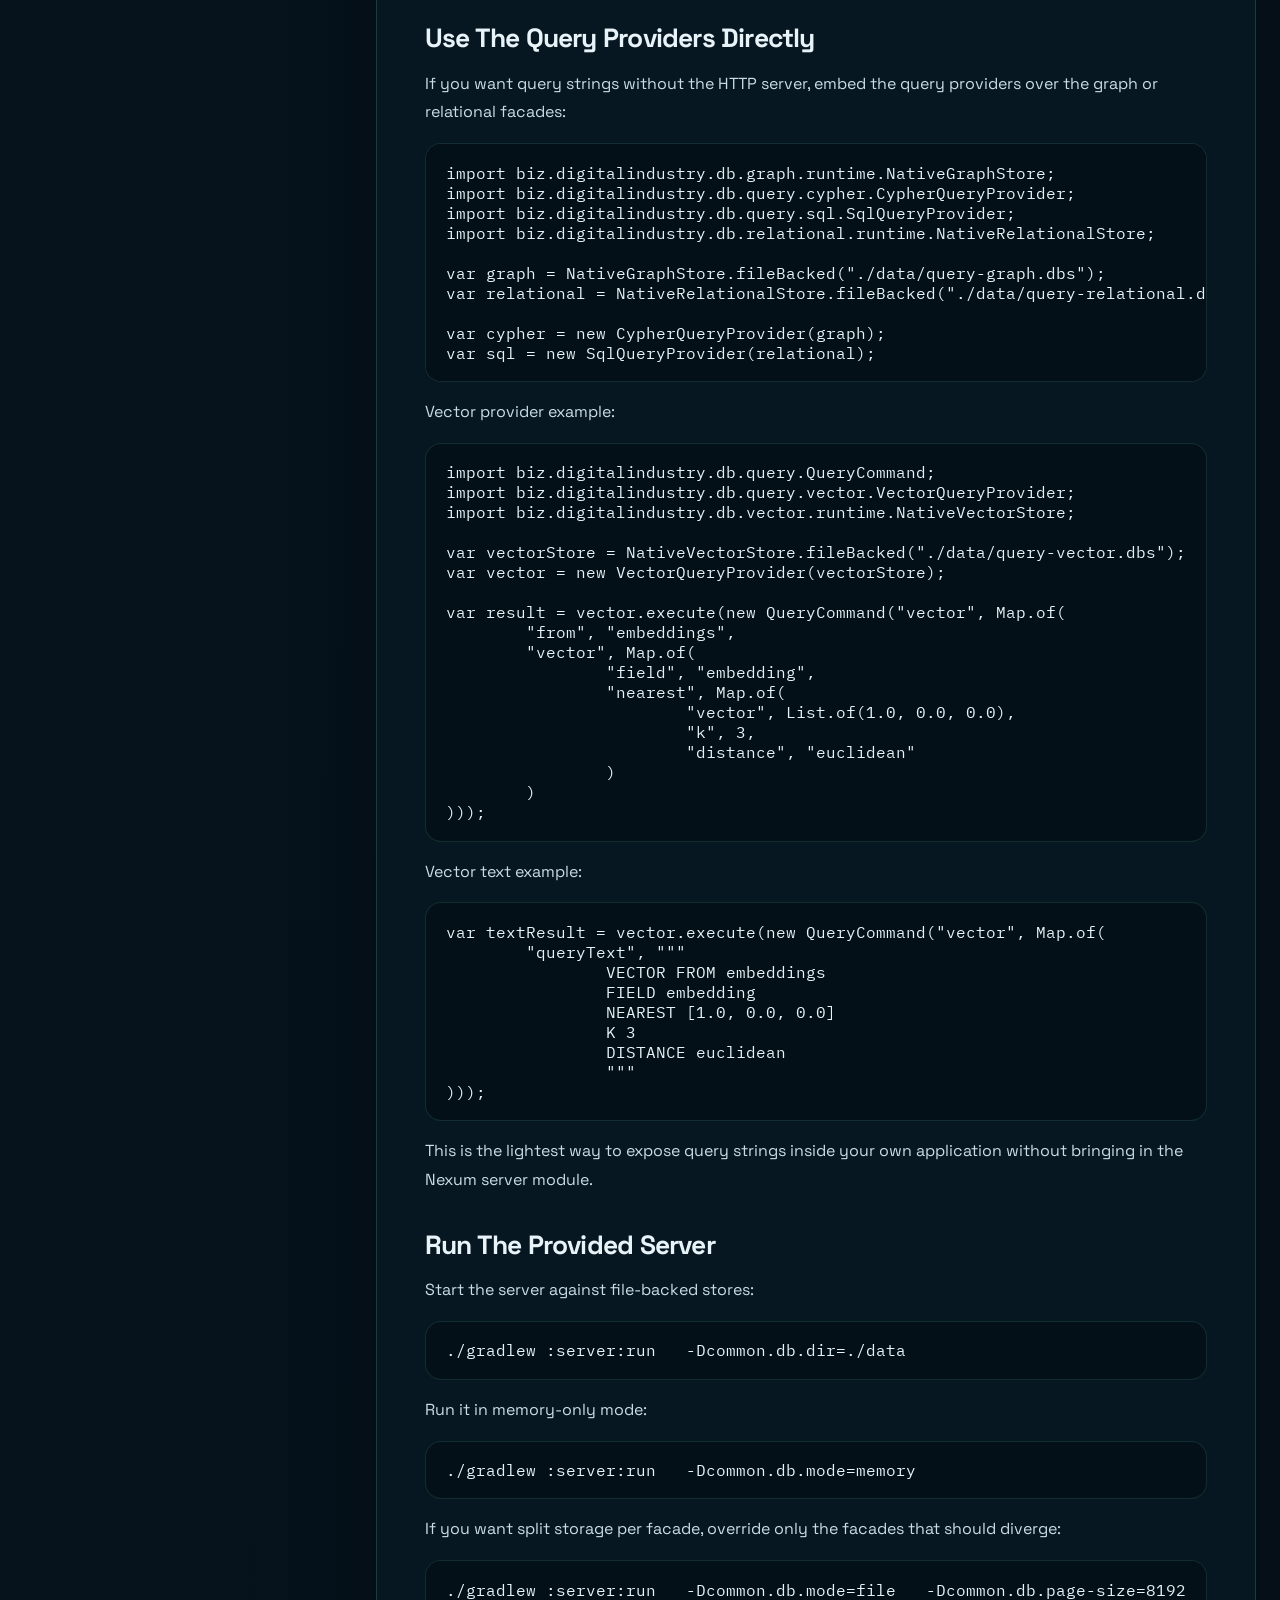
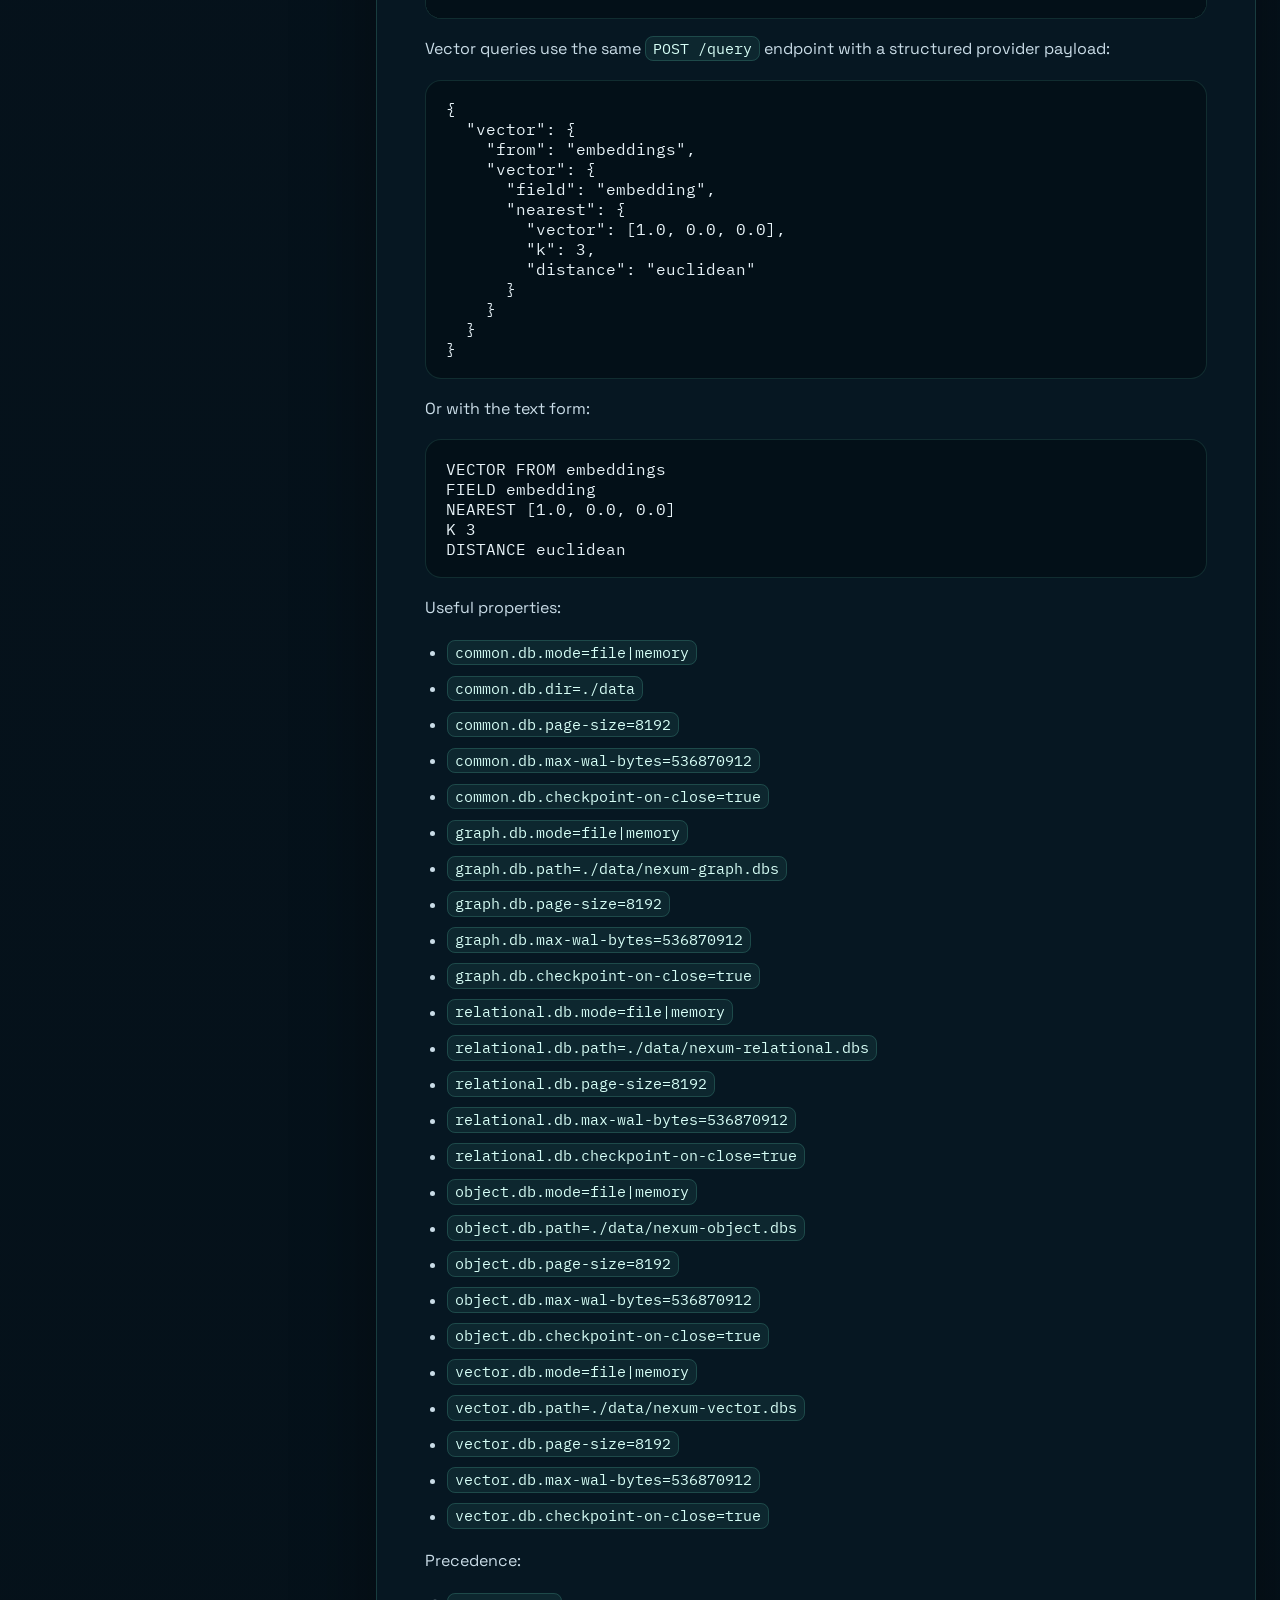
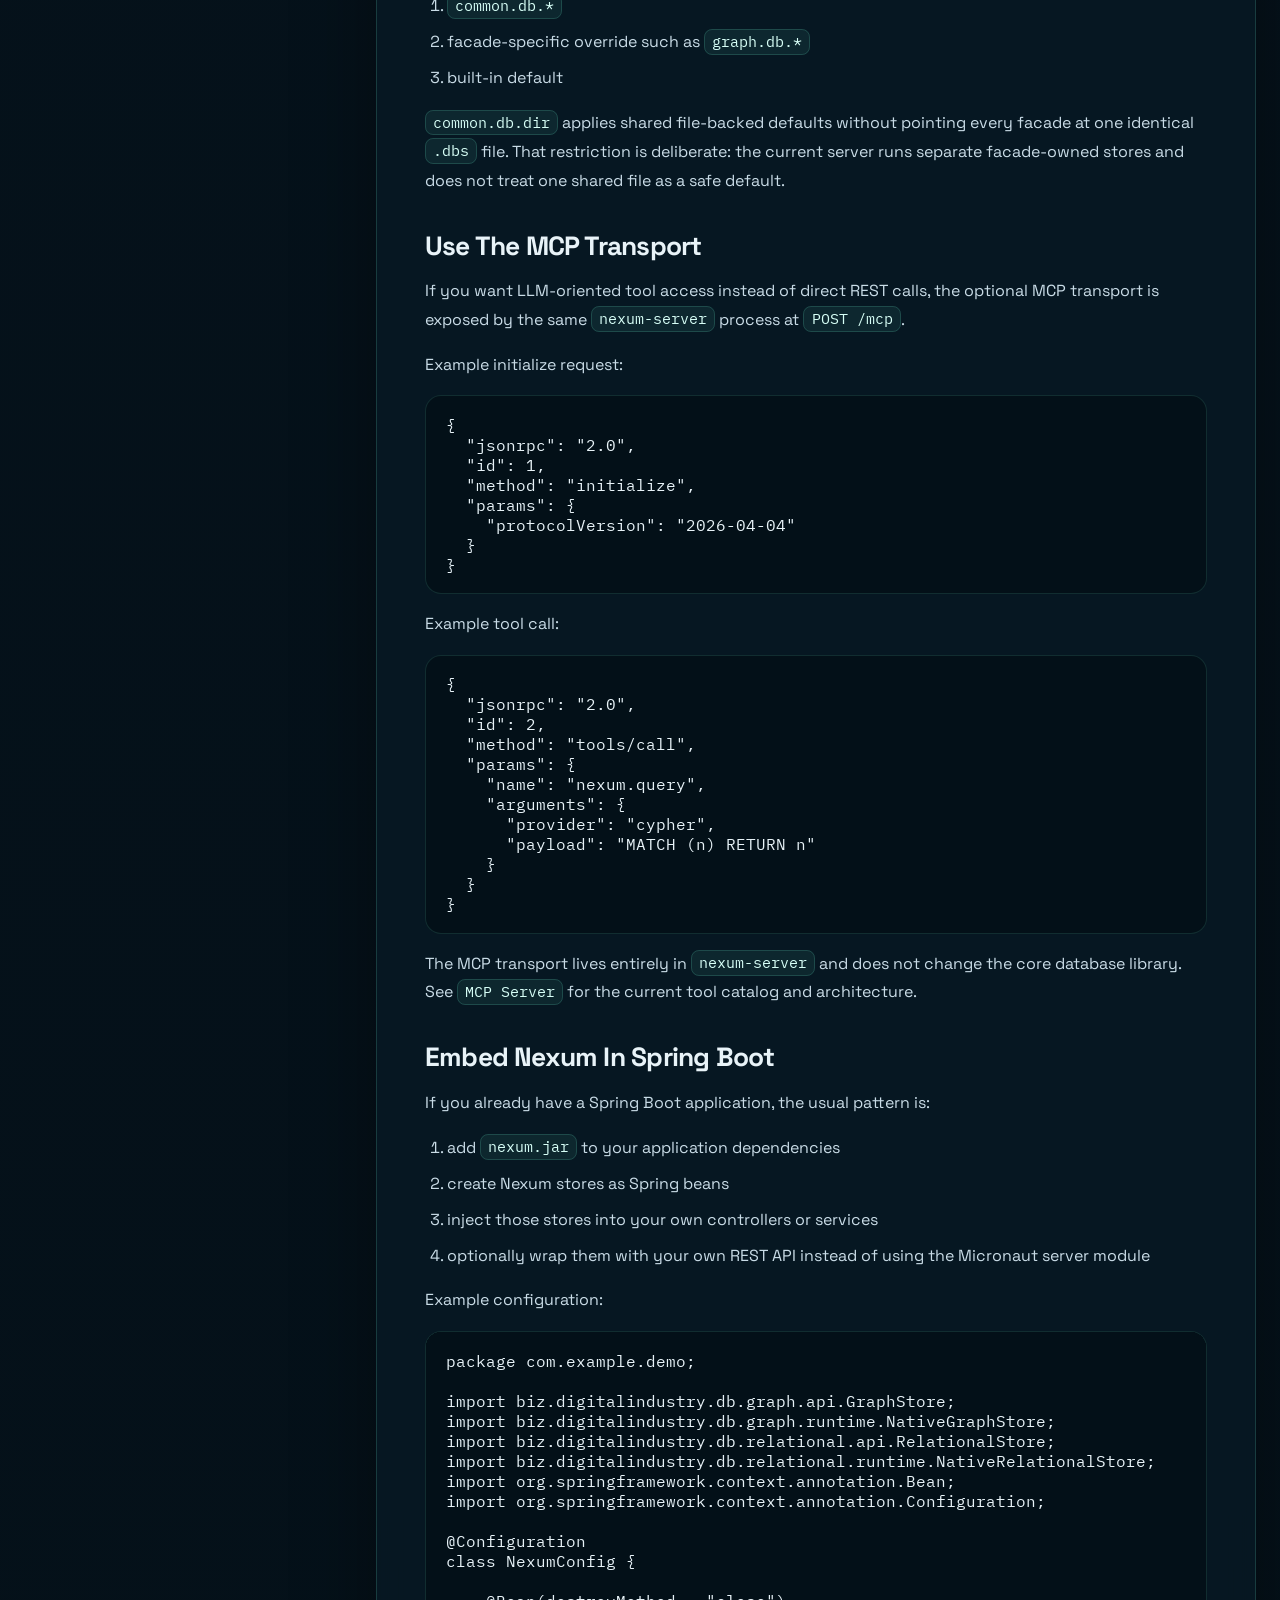
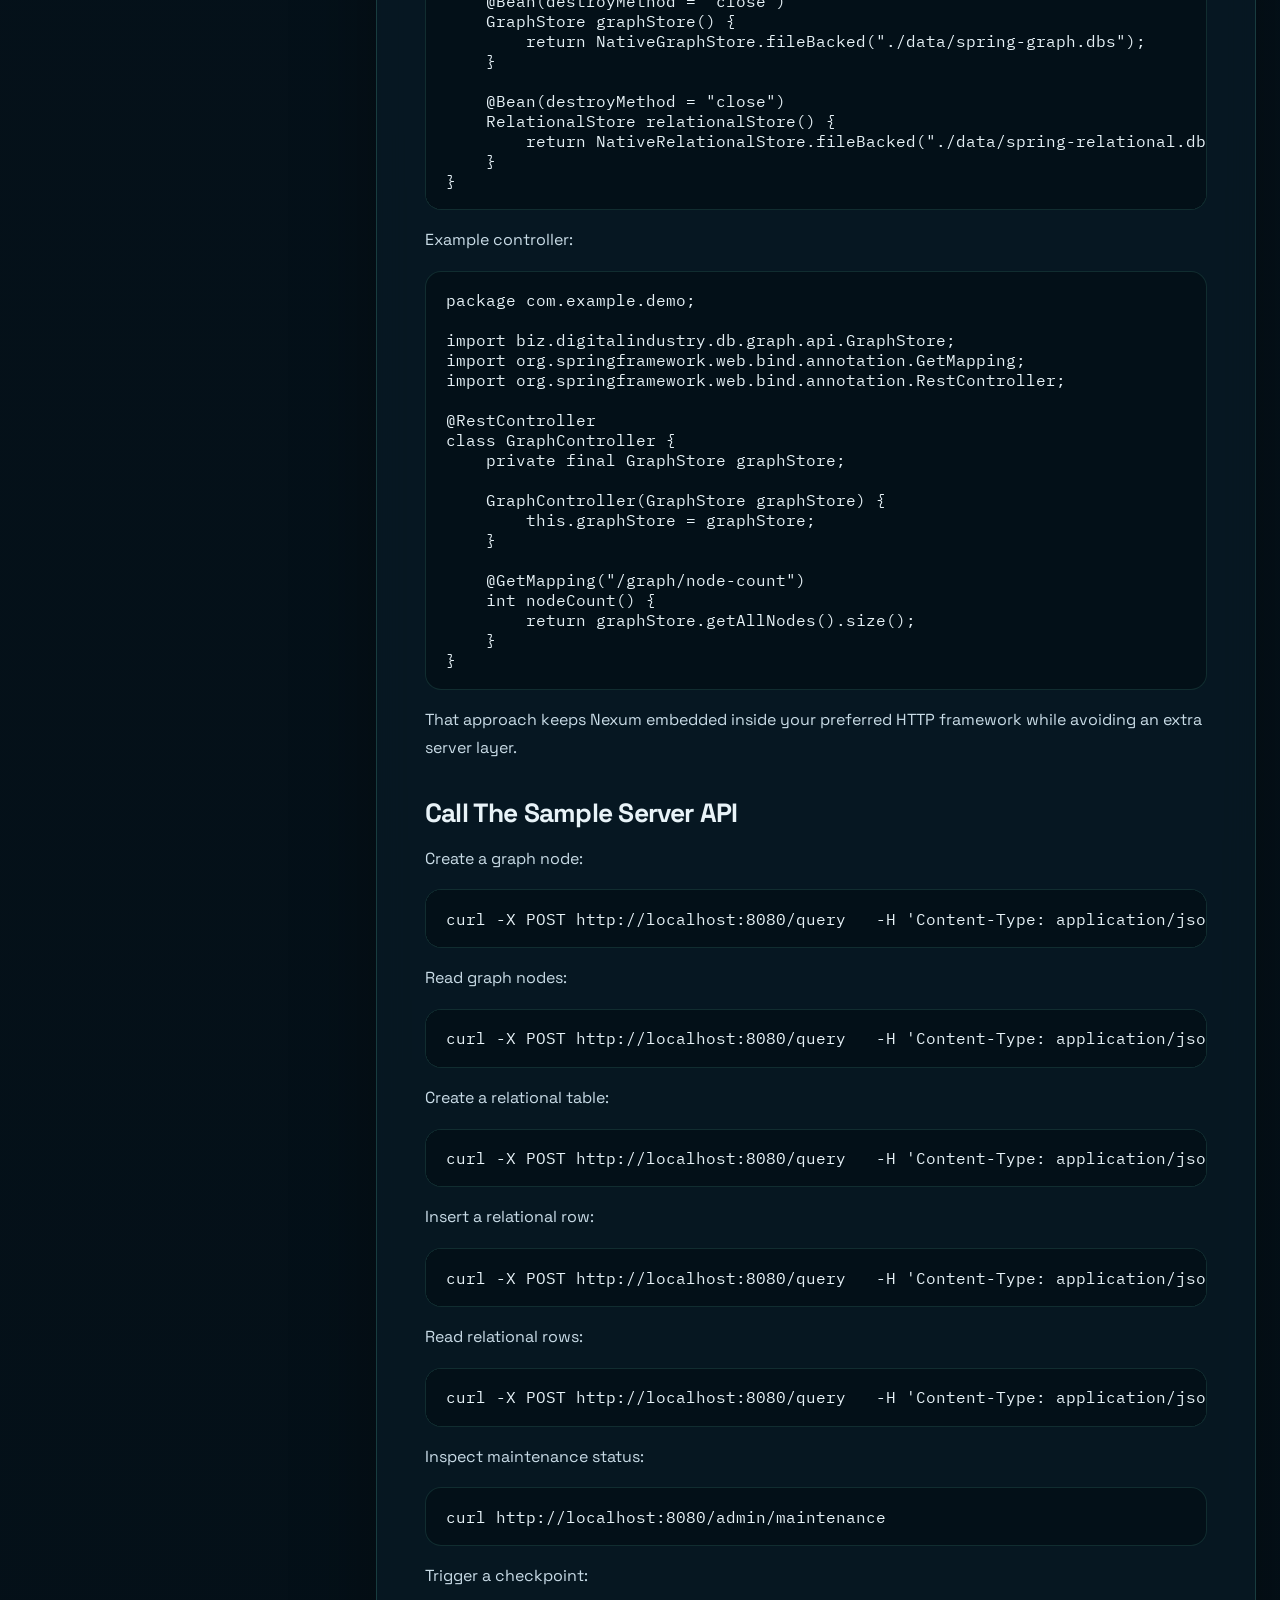
<file: docs/getting-started.html>
<!DOCTYPE html>
<html lang="en">
<head>
    <meta charset="utf-8">
    <title>Getting Started</title>
    <meta name="description" content="How to build Nexum, use the core library directly, run the optional server, embed it in Spring Boot, and call the sample HTTP API.">
    <meta name="viewport" content="width=device-width, initial-scale=1">
    <link rel="preconnect" href="https://fonts.googleapis.com">
    <link rel="preconnect" href="https://fonts.gstatic.com" crossorigin>
    <link href="https://fonts.googleapis.com/css2?family=IBM+Plex+Mono:wght@400;500&family=Space+Grotesk:wght@400;500;700&display=swap" rel="stylesheet">
    <link rel="stylesheet" href="css/normalize.css">
    <link rel="stylesheet" href="css/skeleton.css">
    <link rel="stylesheet" href="css/style.css">
    <link rel="icon" type="image/png" href="images/favicon-32.png">
</head>
<body class="theme-shell theme-docs">
<div class="shell">
    <div class="sidebar">
    <div class="sidebar__brand">
        <a class="sidebar__brand-link" href="/nexum">
            <span class="sidebar__mark"></span>
            <span>
                <strong>Nexum</strong>
                <small>Native database</small>
            </span>
        </a>
    </div>
    <p class="sidebar__tagline">A modern, high-performance database built around one native storage core.</p>
    <p class="sidebar__tagline"><a href="https://github.com/xgeoff/nexum">github.com/xgeoff/nexum</a></p>
    <nav class="sidebar__nav">
        <p class="sidebar__section-title">Documentation</p>
        <ul>
        
            





<li class="sidebar__file"><a href="/nexum/architecture.html">Architecture</a></li>


        
            





<li class="sidebar__file"><a href="/nexum/concurrency-model.html">Concurrency Model</a></li>


        
            





<li class="sidebar__file"><a href="/nexum/getting-started.html">Getting Started</a></li>


        
            





<li class="sidebar__file"><a href="/nexum/index.html">Overview</a></li>


        
            





<li class="sidebar__file"><a href="/nexum/jackson-adapter.html">Jackson Adapter</a></li>


        
            





<li class="sidebar__file"><a href="/nexum/mcp-server.html">Mcp Server</a></li>


        
            





<li class="sidebar__file"><a href="/nexum/object-facade.html">Object Facade</a></li>


        
            





<li class="sidebar__file"><a href="/nexum/object-query-api-design.html">Object Query Api Design</a></li>


        
            





<li class="sidebar__file"><a href="/nexum/relational-facade.html">Relational Facade</a></li>


        
            





<li class="sidebar__file"><a href="/nexum/server-query-guide.html">Server Query Guide</a></li>


        
            





<li class="sidebar__file"><a href="/nexum/unified-engine-model.html">Unified Engine Model</a></li>


        
            





<li class="sidebar__file"><a href="/nexum/vector-facade.html">Vector Facade</a></li>


        
        </ul>
    </nav>
</div>

    <main class="page-frame">
        <section class="hero-panel hero-panel--systems">
            <div class="hero-panel__grid">
                <div>
                    <p class="eyebrow">Quick Start</p>
                    <h1>Getting Started</h1>
                    <p class="hero-copy">Start with the core library when you want embedded storage, add the optional server when you want HTTP access, and keep both paths explicit and small.</p>
                </div>
                <div class="hero-metric">
                    <span class="hero-metric__label">Recommended Path</span>
                    <strong>Embed first, serve second</strong>
                    <p>The core library is the product. The server is an optional transport layer over the same storage and query surfaces.</p>
                </div>
            </div>
        </section>
        <section class="content-panel prose prose--docs">
<h1 id="getting-started">Getting Started</h1>
<p>Repository: <a href="https://github.com/xgeoff/nexum">github.com/xgeoff/nexum</a></p>
<p>This guide covers:</p>
<ol>
<li>building the Nexum artifacts</li>
<li>using the core library directly</li>
<li>using all three data-access modes: graph, relational, and object</li>
<li>using vector search through the shared relational facade</li>
<li>running the provided Micronaut server</li>
<li>embedding Nexum inside another server such as Spring Boot</li>
<li>calling the sample HTTP API</li>
<li>using the optional MCP transport</li>
</ol>
<h2 id="build-the-artifacts">Build The Artifacts</h2>
<p>Build the core library jar:</p>
<pre><code class="language-bash">./gradlew :lib:jar
</code></pre>
<p>Build the optional Jackson adapter jar:</p>
<pre><code class="language-bash">./gradlew :jackson:jar
</code></pre>
<p>Build the optional server jar:</p>
<pre><code class="language-bash">./gradlew :server:jar
</code></pre>
<p>Resulting artifacts:</p>
<ul>
<li>core library: <code>lib/build/libs/nexum.jar</code></li>
<li>Jackson adapter: <code>jackson/build/libs/nexum-jackson.jar</code></li>
<li>server: <code>server/build/libs/nexum-server.jar</code></li>
</ul>
<p>Run the full test suite:</p>
<pre><code class="language-bash">./gradlew test
</code></pre>
<p>Run the benchmark harness:</p>
<pre><code class="language-bash">./gradlew :lib:benchmark
</code></pre>
<p>The benchmark harness lives under <code>lib/src/test/java</code> and runs on the test runtime classpath. It is not packaged into the core library jar.</p>
<h2 id="use-the-core-library-directly">Use The Core Library Directly</h2>
<p>If you are working inside this repository, depend on the module directly:</p>
<pre><code class="language-gradle">dependencies {
    implementation(project(":lib"))
}
</code></pre>
<p>If you want to consume the built jar from another Gradle project, copy <code>nexum.jar</code> into that project and wire it explicitly:</p>
<pre><code class="language-gradle">dependencies {
    implementation(files("libs/nexum.jar"))
}
</code></pre>
<p>For Maven, the same local-jar approach looks like:</p>
<pre><code class="language-xml">&lt;dependency&gt;
  &lt;groupId&gt;local.nexum&lt;/groupId&gt;
  &lt;artifactId&gt;nexum&lt;/artifactId&gt;
  &lt;version&gt;0&lt;/version&gt;
  &lt;scope&gt;system&lt;/scope&gt;
  &lt;systemPath&gt;${project.basedir}/libs/nexum.jar&lt;/systemPath&gt;
&lt;/dependency&gt;
</code></pre>
<p>That <code>systemPath</code> pattern is only appropriate for local evaluation. If you plan to reuse Nexum across projects, publish the jar into your internal Maven repository instead of hard-wiring local file paths.</p>
<h2 id="important-multi-model-note">Important Multi-Model Note</h2>
<p>Nexum uses one storage engine underneath all three facades, but cross-facade retrieval is not supported by default.</p>
<ul>
<li>graph data is stored and read through the graph facade</li>
<li>relational data is stored and read through the relational facade</li>
<li>object data is stored and read through the object facade</li>
</ul>
<p>This is intentional. Each facade defines its own schema shape, reserved identity fields, indexes, and API contract above the same physical storage engine. The engine is shared, but the higher-level models are not automatically translated into one another.</p>
<p>If you need that behavior, you can write a custom bridge or projection layer on top of Nexum's shared record and schema primitives. Nexum does not provide that mapping automatically because the correct translation rules are application-specific.</p>
<h2 id="graph-mode">Graph Mode</h2>
<p>Use the graph facade when you want nodes, edges, and traversal directly from the embedded library.</p>
<pre><code class="language-java">import biz.digitalindustry.db.graph.api.GraphStore;
import biz.digitalindustry.db.graph.runtime.NativeGraphStore;

try (GraphStore graph = NativeGraphStore.fileBacked("./data/graph.dbs")) {
    graph.upsertNode("alice", "Person");
    graph.upsertNode("bob", "Person");
    graph.connectNodes("alice", "Person", "bob", "Person", "KNOWS", 1.0d);

    var neighbors = graph.getOutgoingNeighbors("alice", "KNOWS");
    System.out.println(neighbors.size());
}
</code></pre>
<p>Memory-only mode:</p>
<pre><code class="language-java">try (GraphStore graph = NativeGraphStore.memoryOnly()) {
    graph.upsertNode("alice", "Person");
}
</code></pre>
<p>Key references:</p>
<ul>
<li><a href="https://github.com/xgeoff/nexum/blob/main/lib/src/main/java/biz/digitalindustry/db/graph/api/GraphStore.java"><code>GraphStore.java</code></a></li>
<li><a href="https://github.com/xgeoff/nexum/blob/main/lib/src/main/java/biz/digitalindustry/db/graph/runtime/NativeGraphStore.java"><code>NativeGraphStore.java</code></a></li>
</ul>
<h2 id="relational-mode">Relational Mode</h2>
<p>Use the relational facade when you want explicit tables, rows, and exact, range, or vector lookup.</p>
<pre><code class="language-java">import biz.digitalindustry.db.model.LongValue;
import biz.digitalindustry.db.model.StringValue;
import biz.digitalindustry.db.relational.api.Row;
import biz.digitalindustry.db.relational.api.TableDefinition;
import biz.digitalindustry.db.relational.runtime.NativeRelationalStore;

import java.util.Map;

try (var store = NativeRelationalStore.fileBacked("./data/relational.dbs")) {
    store.registerTable(usersTable);

    store.upsert(usersTable, new Row("u1", Map.of(
            "id", new StringValue("u1"),
            "name", new StringValue("Ada"),
            "age", new LongValue(37)
    )));

    Row row = store.get(usersTable, "u1");
    System.out.println(row.values().get("name"));
}
</code></pre>
<p>Key references:</p>
<ul>
<li><a href="https://github.com/xgeoff/nexum/blob/main/lib/src/main/java/biz/digitalindustry/db/relational/api/RelationalStore.java"><code>RelationalStore.java</code></a></li>
<li><a href="https://github.com/xgeoff/nexum/blob/main/lib/src/main/java/biz/digitalindustry/db/relational/api/TableDefinition.java"><code>TableDefinition.java</code></a></li>
<li><a href="https://github.com/xgeoff/nexum/blob/main/lib/src/main/java/biz/digitalindustry/db/relational/runtime/NativeRelationalStore.java"><code>NativeRelationalStore.java</code></a></li>
</ul>
<h2 id="vector-search">Vector Search</h2>
<p>Use vector search when you want nearest-neighbor lookup over embeddings while still keeping that data inside the same core engine and schema model as the rest of Nexum.</p>
<pre><code class="language-java">import biz.digitalindustry.db.model.StringValue;
import biz.digitalindustry.db.model.Vector;
import biz.digitalindustry.db.model.VectorValue;
import biz.digitalindustry.db.schema.FieldDefinition;
import biz.digitalindustry.db.schema.ValueType;
import biz.digitalindustry.db.vector.api.VectorCollectionDefinition;
import biz.digitalindustry.db.vector.api.VectorDocument;
import biz.digitalindustry.db.vector.runtime.NativeVectorStore;

import java.util.List;
import java.util.Map;

VectorCollectionDefinition embeddings = new VectorCollectionDefinition(
        "embeddings",
        "id",
        "embedding",
        3,
        "euclidean",
        List.of(
                new FieldDefinition("id", ValueType.STRING, true, false),
                FieldDefinition.vector("embedding", 3, true),
                new FieldDefinition("label", ValueType.STRING, true, false)
        ),
        List.of()
);

try (var store = NativeVectorStore.fileBacked("./data/vector.dbs")) {
    store.registerCollection(embeddings);

    store.upsert(embeddings, new VectorDocument("e1", Map.of(
            "id", new StringValue("e1"),
            "label", new StringValue("alpha"),
            "embedding", new VectorValue(Vector.of(1.0f, 0.0f, 0.0f))
    )));

    var matches = store.nearest(
            embeddings,
            Vector.of(1.0f, 0.0f, 0.0f),
            5
    );

    System.out.println(matches.get(0).document().key());
}
</code></pre>
<p>Key references:</p>
<ul>
<li><a href="https://github.com/xgeoff/nexum/blob/main/lib/src/main/java/biz/digitalindustry/db/model/Vector.java"><code>Vector.java</code></a></li>
<li><a href="https://github.com/xgeoff/nexum/blob/main/lib/src/main/java/biz/digitalindustry/db/model/VectorValue.java"><code>VectorValue.java</code></a></li>
<li><a href="https://github.com/xgeoff/nexum/blob/main/lib/src/main/java/biz/digitalindustry/db/vector/api/VectorCollectionDefinition.java"><code>VectorCollectionDefinition.java</code></a></li>
<li><a href="https://github.com/xgeoff/nexum/blob/main/lib/src/main/java/biz/digitalindustry/db/vector/runtime/NativeVectorStore.java"><code>NativeVectorStore.java</code></a></li>
<li><a href="https://github.com/xgeoff/nexum/blob/main/lib/src/main/java/biz/digitalindustry/db/query/vector/VectorQueryProvider.java"><code>VectorQueryProvider.java</code></a></li>
<li><a href="vector-facade.html"><code>Vector Facade</code></a></li>
</ul>
<h2 id="object-mode">Object Mode</h2>
<p>Use the object facade when you want typed persistence. Start with the DSL and generated default codec for <code>Map&lt;String, Object&gt;</code> documents, use JavaBeans when you want getter/setter-based object mapping, use the optional Jackson adapter when your app is already DTO-first, and drop down to a handwritten codec only when you need custom encoding logic.</p>
<pre><code class="language-java">import biz.digitalindustry.db.object.api.ObjectTypeDefinition;
import biz.digitalindustry.db.object.api.ObjectTypes;
import biz.digitalindustry.db.object.runtime.NativeObjectStore;

import java.util.Map;

ObjectTypeDefinition personDefinition = ObjectTypes.define("GeneratedPerson")
        .key("id")
        .string("id").required()
        .string("name").required()
        .longNumber("age").required()
        .index("generated_person_name_idx").on("name")
        .build();

try (var store = NativeObjectStore.fileBacked("./data/object.dbs")) {
    var personType = store.registerGeneratedType(personDefinition);
    store.save(personType, Map.of(
            "id", "person-1",
            "name", "Ada",
            "age", 37L
    ));

    var loaded = store.get(personType, "person-1");
    System.out.println(loaded.value().get("name"));
}
</code></pre>
<p>If you need explicit control over how a domain object is encoded and decoded, Nexum also supports a handwritten <code>ObjectCodec&lt;T&gt;</code>. That path is covered in the object facade reference.</p>
<p>If you prefer Java objects over <code>Map&lt;String, Object&gt;</code>, but still want to avoid a handwritten codec, Nexum also supports a JavaBean path:</p>
<pre><code class="language-java">import biz.digitalindustry.db.object.api.ObjectTypeDefinition;
import biz.digitalindustry.db.object.api.ObjectTypes;
import biz.digitalindustry.db.object.runtime.NativeObjectStore;

public class PersonBean {
    private String id;
    private String name;
    private long age;

    public PersonBean() {
    }

    public String getId() {
        return id;
    }

    public void setId(String id) {
        this.id = id;
    }

    public String getName() {
        return name;
    }

    public void setName(String name) {
        this.name = name;
    }

    public long getAge() {
        return age;
    }

    public void setAge(long age) {
        this.age = age;
    }
}

ObjectTypeDefinition personDefinition = ObjectTypes.define(PersonBean.class)
        .key("id")
        .build();

try (var store = NativeObjectStore.fileBacked("./data/object.dbs")) {
    var personType = store.registerBeanType(PersonBean.class, personDefinition);

    PersonBean person = new PersonBean();
    person.setId("person-1");
    person.setName("Ada");
    person.setAge(37L);

    store.save(personType, person);
}
</code></pre>
<p>This bean path infers the simple scalar fields from the bean itself, so you only need to specify the key and any explicit overrides such as indexes or references. If you want broader POJO support and your app already uses Jackson, use the optional <a href="jackson-adapter.html"><code>nexum-jackson</code></a> adapter instead.</p>
<p>If you have already registered an object definition and want to save a plain Java object without a separate codec, you can map against the stored definition directly:</p>
<pre><code class="language-java">import biz.digitalindustry.db.object.api.ObjectTypeDefinition;
import biz.digitalindustry.db.object.api.ObjectTypes;
import biz.digitalindustry.db.object.runtime.NativeObjectStore;

public class PersonPojo {
    public String id;
    public String name;
    public long age;

    public PersonPojo() {
    }
}

ObjectTypeDefinition personDefinition = ObjectTypes.define("Person")
        .key("id")
        .string("id").required()
        .string("name").required()
        .longNumber("age").required()
        .build();

try (var store = NativeObjectStore.fileBacked("./data/object.dbs")) {
    store.registerGeneratedType(personDefinition);

    ObjectTypeDefinition storedDefinition = store.generatedTypeDefinition("Person");

    PersonPojo person = new PersonPojo();
    person.id = "person-1";
    person.name = "Ada";
    person.age = 37L;

    store.save(storedDefinition, person);

    var loaded = store.get(storedDefinition, PersonPojo.class, "person-1");
    System.out.println(loaded.value().name);
}
</code></pre>
<p>This mapped-object path supports JavaBeans and non-final public fields. Private-field POJOs are intentionally not auto-mapped.</p>
<p>For broader POJO mapping, records, and Jackson-friendly DTOs, see <a href="jackson-adapter.html"><code>Jackson Adapter</code></a>.</p>
<p>If your application already uses Jackson DTOs, the optional <code>jackson</code> module gives you a thinner adapter:</p>
<pre><code class="language-java">import biz.digitalindustry.db.jackson.JacksonAdapter;

public record PersonDto(
        String id,
        String name,
        long age,
        boolean active
) {
}

try (var jacksonAdapter = new JacksonAdapter("./data/object.dbs")) {
    jacksonAdapter.register(PersonDto.class, "id");

    PersonDto person = new PersonDto("person-1", "Ada", 37L, true);
    jacksonAdapter.save(person);

    PersonDto loaded = jacksonAdapter.get(PersonDto.class, "person-1").value();
    System.out.println(loaded.name());
}
</code></pre>
<p>That adapter lives outside the core library so Nexum itself does not take on a Jackson dependency.</p>
<p>Key references:</p>
<ul>
<li><a href="https://github.com/xgeoff/nexum/blob/main/lib/src/main/java/biz/digitalindustry/db/object/api/ObjectStore.java"><code>ObjectStore.java</code></a></li>
<li><a href="https://github.com/xgeoff/nexum/blob/main/lib/src/main/java/biz/digitalindustry/db/object/api/ObjectCodec.java"><code>ObjectCodec.java</code></a></li>
<li><a href="https://github.com/xgeoff/nexum/blob/main/lib/src/main/java/biz/digitalindustry/db/object/api/ObjectTypeDefinition.java"><code>ObjectTypeDefinition.java</code></a></li>
<li><a href="https://github.com/xgeoff/nexum/blob/main/lib/src/main/java/biz/digitalindustry/db/object/api/ObjectTypes.java"><code>ObjectTypes.java</code></a></li>
<li><a href="https://github.com/xgeoff/nexum/blob/main/lib/src/main/java/biz/digitalindustry/db/object/api/GeneratedObjectTypes.java"><code>GeneratedObjectTypes.java</code></a></li>
<li><a href="https://github.com/xgeoff/nexum/blob/main/lib/src/main/java/biz/digitalindustry/db/object/runtime/NativeObjectStore.java"><code>NativeObjectStore.java</code></a></li>
<li><a href="https://github.com/xgeoff/nexum/blob/main/jackson/src/main/java/biz/digitalindustry/db/jackson/JacksonAdapter.java"><code>JacksonAdapter.java</code></a></li>
</ul>
<h2 id="use-the-query-providers-directly">Use The Query Providers Directly</h2>
<p>If you want query strings without the HTTP server, embed the query providers over the graph or relational facades:</p>
<pre><code class="language-java">import biz.digitalindustry.db.graph.runtime.NativeGraphStore;
import biz.digitalindustry.db.query.cypher.CypherQueryProvider;
import biz.digitalindustry.db.query.sql.SqlQueryProvider;
import biz.digitalindustry.db.relational.runtime.NativeRelationalStore;

var graph = NativeGraphStore.fileBacked("./data/query-graph.dbs");
var relational = NativeRelationalStore.fileBacked("./data/query-relational.dbs");

var cypher = new CypherQueryProvider(graph);
var sql = new SqlQueryProvider(relational);
</code></pre>
<p>Vector provider example:</p>
<pre><code class="language-java">import biz.digitalindustry.db.query.QueryCommand;
import biz.digitalindustry.db.query.vector.VectorQueryProvider;
import biz.digitalindustry.db.vector.runtime.NativeVectorStore;

var vectorStore = NativeVectorStore.fileBacked("./data/query-vector.dbs");
var vector = new VectorQueryProvider(vectorStore);

var result = vector.execute(new QueryCommand("vector", Map.of(
        "from", "embeddings",
        "vector", Map.of(
                "field", "embedding",
                "nearest", Map.of(
                        "vector", List.of(1.0, 0.0, 0.0),
                        "k", 3,
                        "distance", "euclidean"
                )
        )
)));
</code></pre>
<p>Vector text example:</p>
<pre><code class="language-java">var textResult = vector.execute(new QueryCommand("vector", Map.of(
        "queryText", """
                VECTOR FROM embeddings
                FIELD embedding
                NEAREST [1.0, 0.0, 0.0]
                K 3
                DISTANCE euclidean
                """
)));
</code></pre>
<p>This is the lightest way to expose query strings inside your own application without bringing in the Nexum server module.</p>
<h2 id="run-the-provided-server">Run The Provided Server</h2>
<p>Start the server against file-backed stores:</p>
<pre><code class="language-bash">./gradlew :server:run   -Dcommon.db.dir=./data
</code></pre>
<p>Run it in memory-only mode:</p>
<pre><code class="language-bash">./gradlew :server:run   -Dcommon.db.mode=memory
</code></pre>
<p>If you want split storage per facade, override only the facades that should diverge:</p>
<pre><code class="language-bash">./gradlew :server:run   -Dcommon.db.mode=file   -Dcommon.db.page-size=8192   -Dgraph.db.path=./data/nexum-graph.dbs   -Drelational.db.path=./data/nexum-relational.dbs   -Dobject.db.path=./data/nexum-object.dbs   -Dvector.db.path=./data/nexum-vector.dbs
</code></pre>
<p>Vector queries use the same <code>POST /query</code> endpoint with a structured provider payload:</p>
<pre><code class="language-json">{
  "vector": {
    "from": "embeddings",
    "vector": {
      "field": "embedding",
      "nearest": {
        "vector": [1.0, 0.0, 0.0],
        "k": 3,
        "distance": "euclidean"
      }
    }
  }
}
</code></pre>
<p>Or with the text form:</p>
<pre><code class="language-text">VECTOR FROM embeddings
FIELD embedding
NEAREST [1.0, 0.0, 0.0]
K 3
DISTANCE euclidean
</code></pre>
<p>Useful properties:</p>
<ul>
<li><code>common.db.mode=file|memory</code></li>
<li><code>common.db.dir=./data</code></li>
<li><code>common.db.page-size=8192</code></li>
<li><code>common.db.max-wal-bytes=536870912</code></li>
<li><code>common.db.checkpoint-on-close=true</code></li>
<li><code>graph.db.mode=file|memory</code></li>
<li><code>graph.db.path=./data/nexum-graph.dbs</code></li>
<li><code>graph.db.page-size=8192</code></li>
<li><code>graph.db.max-wal-bytes=536870912</code></li>
<li><code>graph.db.checkpoint-on-close=true</code></li>
<li><code>relational.db.mode=file|memory</code></li>
<li><code>relational.db.path=./data/nexum-relational.dbs</code></li>
<li><code>relational.db.page-size=8192</code></li>
<li><code>relational.db.max-wal-bytes=536870912</code></li>
<li><code>relational.db.checkpoint-on-close=true</code></li>
<li><code>object.db.mode=file|memory</code></li>
<li><code>object.db.path=./data/nexum-object.dbs</code></li>
<li><code>object.db.page-size=8192</code></li>
<li><code>object.db.max-wal-bytes=536870912</code></li>
<li><code>object.db.checkpoint-on-close=true</code></li>
<li><code>vector.db.mode=file|memory</code></li>
<li><code>vector.db.path=./data/nexum-vector.dbs</code></li>
<li><code>vector.db.page-size=8192</code></li>
<li><code>vector.db.max-wal-bytes=536870912</code></li>
<li><code>vector.db.checkpoint-on-close=true</code></li>
</ul>
<p>Precedence:</p>
<ol>
<li><code>common.db.*</code></li>
<li>facade-specific override such as <code>graph.db.*</code></li>
<li>built-in default</li>
</ol>
<p><code>common.db.dir</code> applies shared file-backed defaults without pointing every facade at one identical <code>.dbs</code> file. That restriction is deliberate: the current server runs separate facade-owned stores and does not treat one shared file as a safe default.</p>
<h2 id="use-the-mcp-transport">Use The MCP Transport</h2>
<p>If you want LLM-oriented tool access instead of direct REST calls, the optional MCP transport is exposed by the same <code>nexum-server</code> process at <code>POST /mcp</code>.</p>
<p>Example initialize request:</p>
<pre><code class="language-json">{
  "jsonrpc": "2.0",
  "id": 1,
  "method": "initialize",
  "params": {
    "protocolVersion": "2026-04-04"
  }
}
</code></pre>
<p>Example tool call:</p>
<pre><code class="language-json">{
  "jsonrpc": "2.0",
  "id": 2,
  "method": "tools/call",
  "params": {
    "name": "nexum.query",
    "arguments": {
      "provider": "cypher",
      "payload": "MATCH (n) RETURN n"
    }
  }
}
</code></pre>
<p>The MCP transport lives entirely in <code>nexum-server</code> and does not change the core database library. See <a href="mcp-server.html"><code>MCP Server</code></a> for the current tool catalog and architecture.</p>
<h2 id="embed-nexum-in-spring-boot">Embed Nexum In Spring Boot</h2>
<p>If you already have a Spring Boot application, the usual pattern is:</p>
<ol>
<li>add <code>nexum.jar</code> to your application dependencies</li>
<li>create Nexum stores as Spring beans</li>
<li>inject those stores into your own controllers or services</li>
<li>optionally wrap them with your own REST API instead of using the Micronaut server module</li>
</ol>
<p>Example configuration:</p>
<pre><code class="language-java">package com.example.demo;

import biz.digitalindustry.db.graph.api.GraphStore;
import biz.digitalindustry.db.graph.runtime.NativeGraphStore;
import biz.digitalindustry.db.relational.api.RelationalStore;
import biz.digitalindustry.db.relational.runtime.NativeRelationalStore;
import org.springframework.context.annotation.Bean;
import org.springframework.context.annotation.Configuration;

@Configuration
class NexumConfig {

    @Bean(destroyMethod = "close")
    GraphStore graphStore() {
        return NativeGraphStore.fileBacked("./data/spring-graph.dbs");
    }

    @Bean(destroyMethod = "close")
    RelationalStore relationalStore() {
        return NativeRelationalStore.fileBacked("./data/spring-relational.dbs");
    }
}
</code></pre>
<p>Example controller:</p>
<pre><code class="language-java">package com.example.demo;

import biz.digitalindustry.db.graph.api.GraphStore;
import org.springframework.web.bind.annotation.GetMapping;
import org.springframework.web.bind.annotation.RestController;

@RestController
class GraphController {
    private final GraphStore graphStore;

    GraphController(GraphStore graphStore) {
        this.graphStore = graphStore;
    }

    @GetMapping("/graph/node-count")
    int nodeCount() {
        return graphStore.getAllNodes().size();
    }
}
</code></pre>
<p>That approach keeps Nexum embedded inside your preferred HTTP framework while avoiding an extra server layer.</p>
<h2 id="call-the-sample-server-api">Call The Sample Server API</h2>
<p>Create a graph node:</p>
<pre><code class="language-bash">curl -X POST http://localhost:8080/query   -H 'Content-Type: application/json'   -d '{ "cypher": "CREATE (n:Person {id:'''alice'''})" }'
</code></pre>
<p>Read graph nodes:</p>
<pre><code class="language-bash">curl -X POST http://localhost:8080/query   -H 'Content-Type: application/json'   -d '{ "cypher": "MATCH (n) RETURN n" }'
</code></pre>
<p>Create a relational table:</p>
<pre><code class="language-bash">curl -X POST http://localhost:8080/query   -H 'Content-Type: application/json'   -d '{ "sql": "CREATE TABLE users (id STRING PRIMARY KEY, name STRING NOT NULL, age LONG NOT NULL, active BOOLEAN NOT NULL)" }'
</code></pre>
<p>Insert a relational row:</p>
<pre><code class="language-bash">curl -X POST http://localhost:8080/query   -H 'Content-Type: application/json'   -d '{ "sql": "INSERT INTO users (id, name, age, active) VALUES ('''u1''', '''Ada''', 37, true)" }'
</code></pre>
<p>Read relational rows:</p>
<pre><code class="language-bash">curl -X POST http://localhost:8080/query   -H 'Content-Type: application/json'   -d '{ "sql": "SELECT * FROM users WHERE id = '''u1'''" }'
</code></pre>
<p>Inspect maintenance status:</p>
<pre><code class="language-bash">curl http://localhost:8080/admin/maintenance
</code></pre>
<p>Trigger a checkpoint:</p>
<pre><code class="language-bash">curl -X POST http://localhost:8080/admin/maintenance/checkpoint
</code></pre>
<h2 id="choosing-a-path">Choosing A Path</h2>
<p>Choose the core library directly when:</p>
<ul>
<li>you are embedding Nexum into another JVM application</li>
<li>you want the smallest runtime surface</li>
<li>you want direct control over lifecycle and API design</li>
</ul>
<p>Choose the provided server when:</p>
<ul>
<li>you need a ready-made HTTP transport quickly</li>
<li>the built-in query subset is enough for your use case</li>
<li>you want operational endpoints for maintenance out of the box</li>
</ul>
<p>Choose embedding inside another server such as Spring Boot when:</p>
<ul>
<li>you already have an application platform and API layer</li>
<li>you want Nexum storage without committing to the Micronaut server artifact</li>
<li>you need your own authentication, routing, or domain-specific API surface</li>
</ul>

        </section>
    </main>
</div>
</body>
</html>
</file>
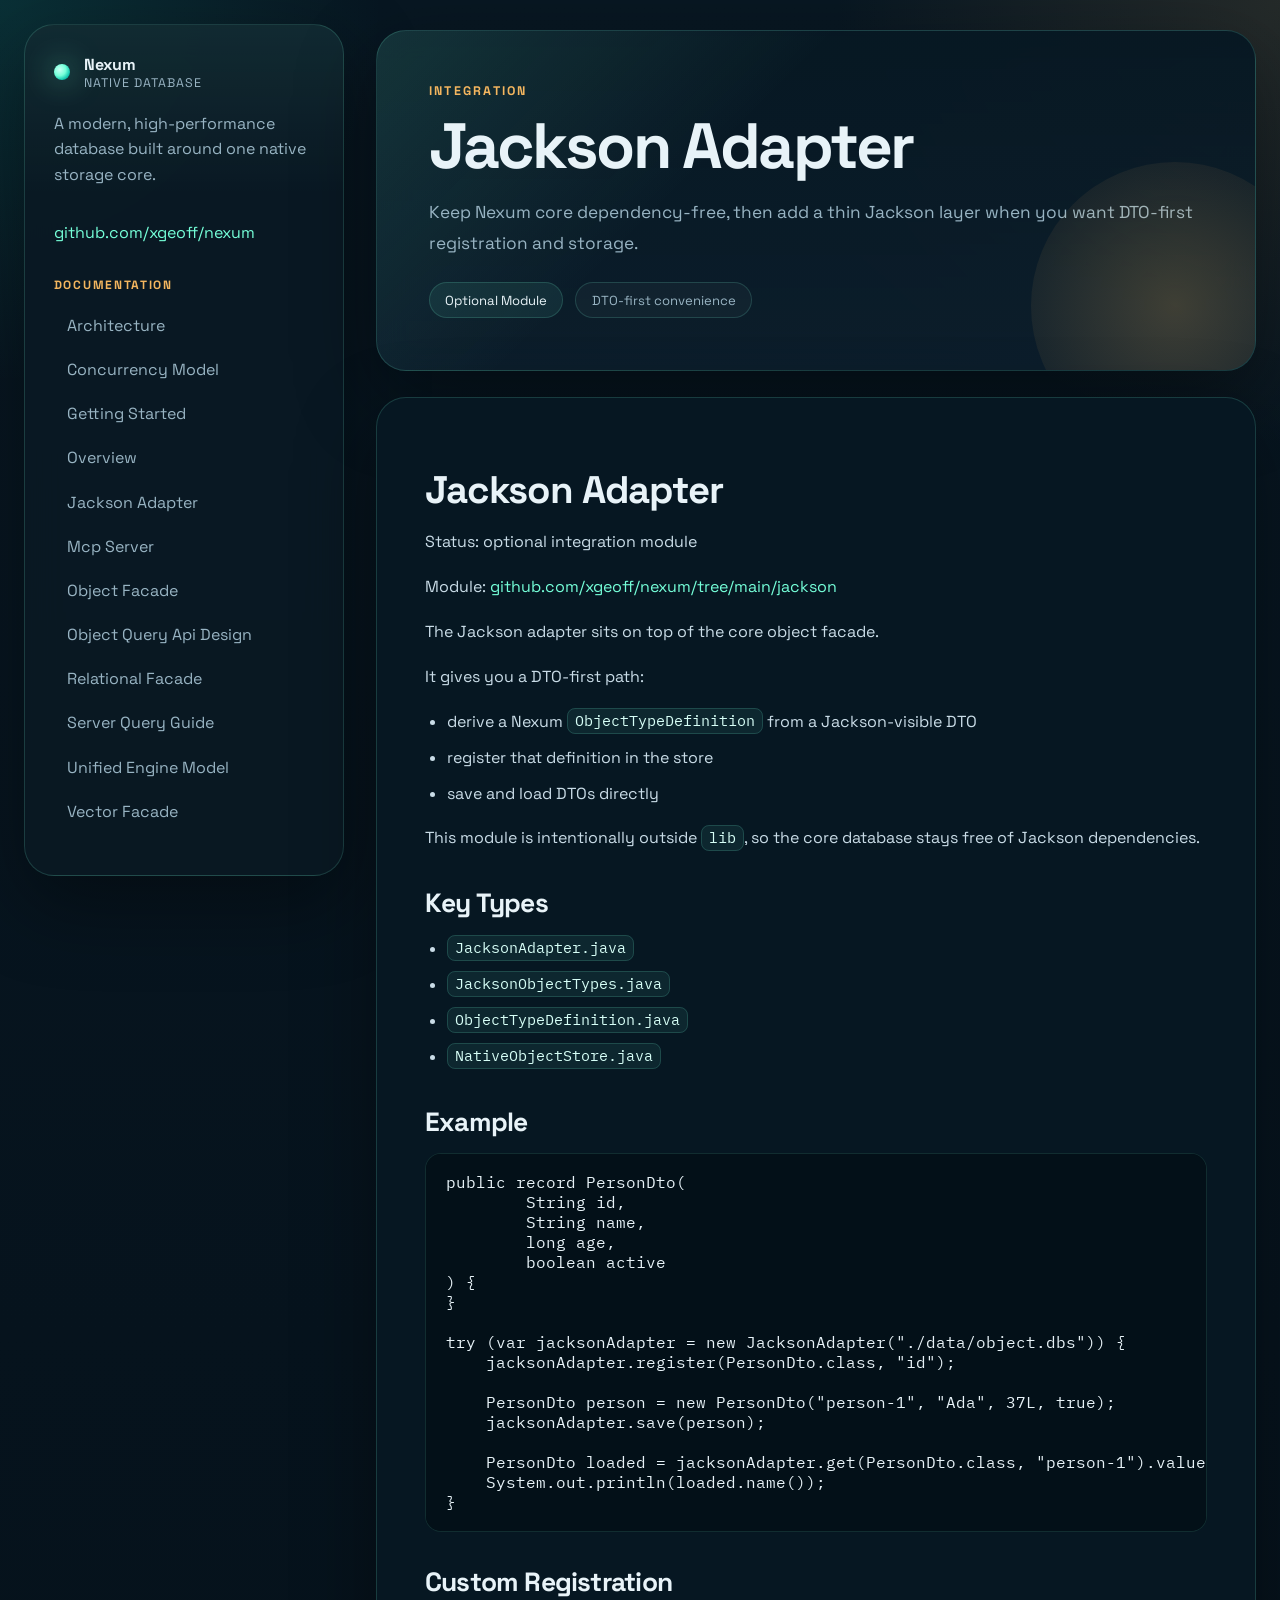
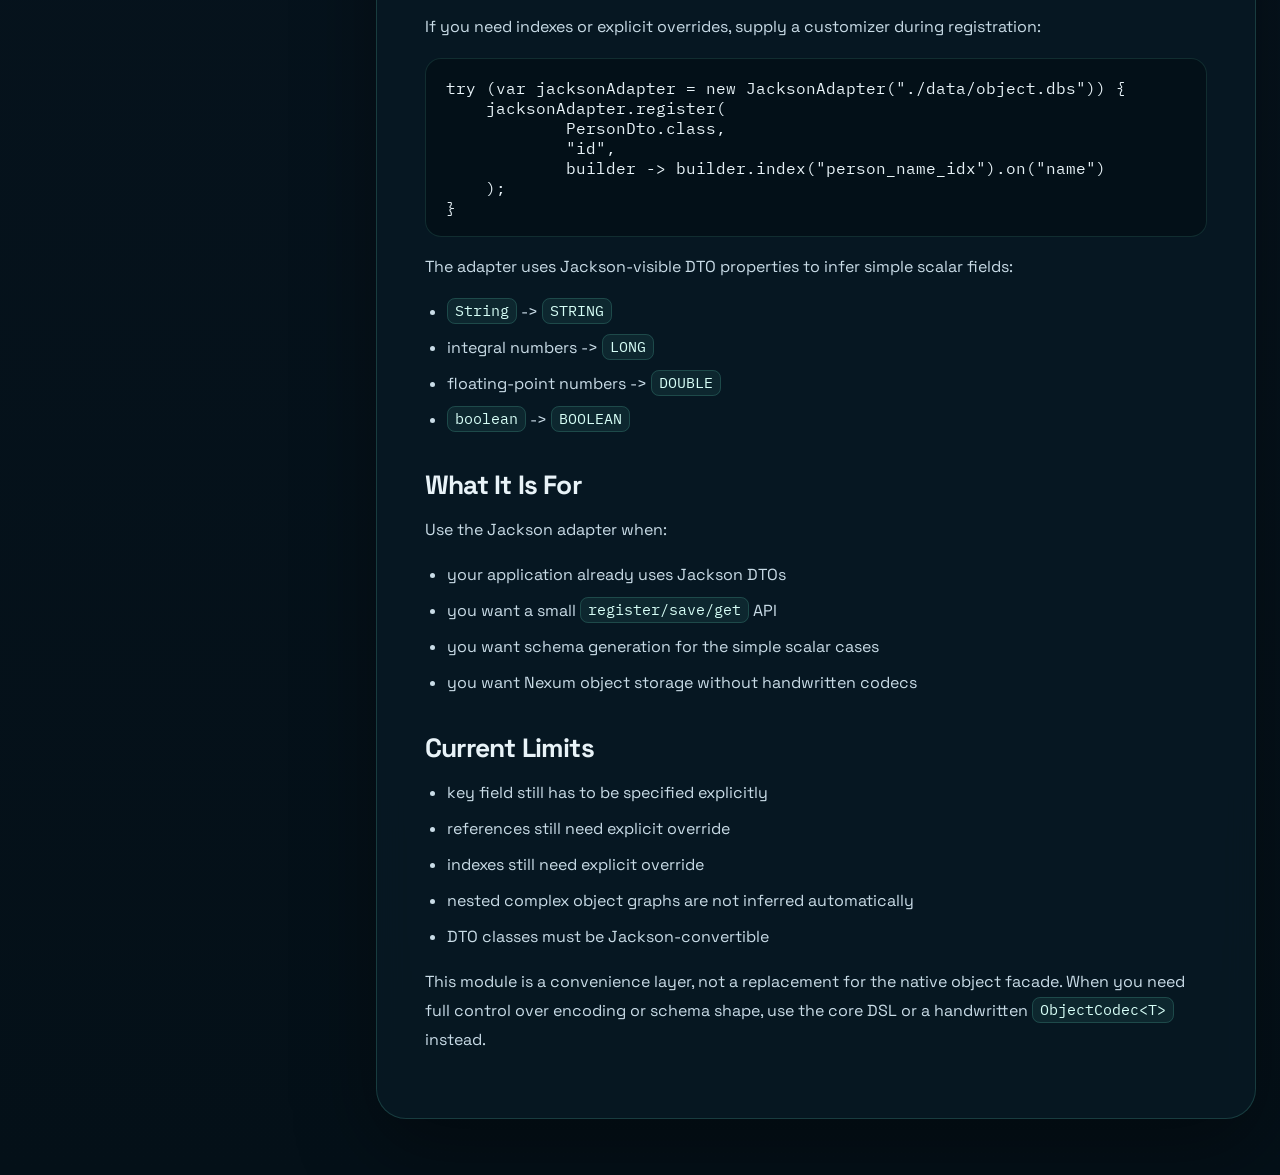
<file: docs/jackson-adapter.html>
<!DOCTYPE html>
<html lang="en">
<head>
    <meta charset="utf-8">
    <title>Jackson Adapter</title>
    <meta name="description" content="Optional Jackson-based DTO adapter for generating object definitions and saving or loading DTOs directly.">
    <meta name="viewport" content="width=device-width, initial-scale=1">
    <link rel="preconnect" href="https://fonts.googleapis.com">
    <link rel="preconnect" href="https://fonts.gstatic.com" crossorigin>
    <link href="https://fonts.googleapis.com/css2?family=IBM+Plex+Mono:wght@400;500&family=Space+Grotesk:wght@400;500;700&display=swap" rel="stylesheet">
    <link rel="stylesheet" href="css/normalize.css">
    <link rel="stylesheet" href="css/skeleton.css">
    <link rel="stylesheet" href="css/style.css">
    <link rel="icon" type="image/png" href="images/favicon-32.png">
</head>
<body class="theme-shell theme-docs">
<div class="shell">
    <div class="sidebar">
    <div class="sidebar__brand">
        <a class="sidebar__brand-link" href="/nexum">
            <span class="sidebar__mark"></span>
            <span>
                <strong>Nexum</strong>
                <small>Native database</small>
            </span>
        </a>
    </div>
    <p class="sidebar__tagline">A modern, high-performance database built around one native storage core.</p>
    <p class="sidebar__tagline"><a href="https://github.com/xgeoff/nexum">github.com/xgeoff/nexum</a></p>
    <nav class="sidebar__nav">
        <p class="sidebar__section-title">Documentation</p>
        <ul>
        
            





<li class="sidebar__file"><a href="/nexum/architecture.html">Architecture</a></li>


        
            





<li class="sidebar__file"><a href="/nexum/concurrency-model.html">Concurrency Model</a></li>


        
            





<li class="sidebar__file"><a href="/nexum/getting-started.html">Getting Started</a></li>


        
            





<li class="sidebar__file"><a href="/nexum/index.html">Overview</a></li>


        
            





<li class="sidebar__file"><a href="/nexum/jackson-adapter.html">Jackson Adapter</a></li>


        
            





<li class="sidebar__file"><a href="/nexum/mcp-server.html">Mcp Server</a></li>


        
            





<li class="sidebar__file"><a href="/nexum/object-facade.html">Object Facade</a></li>


        
            





<li class="sidebar__file"><a href="/nexum/object-query-api-design.html">Object Query Api Design</a></li>


        
            





<li class="sidebar__file"><a href="/nexum/relational-facade.html">Relational Facade</a></li>


        
            





<li class="sidebar__file"><a href="/nexum/server-query-guide.html">Server Query Guide</a></li>


        
            





<li class="sidebar__file"><a href="/nexum/unified-engine-model.html">Unified Engine Model</a></li>


        
            





<li class="sidebar__file"><a href="/nexum/vector-facade.html">Vector Facade</a></li>


        
        </ul>
    </nav>
</div>

    <main class="page-frame">
        <section class="hero-panel hero-panel--reference">
            <p class="eyebrow">Integration</p>
            <h1>Jackson Adapter</h1>
            <p class="hero-copy">Keep Nexum core dependency-free, then add a thin Jackson layer when you want DTO-first registration and storage.</p>
            <div class="hero-chip-row">
                <span class="hero-chip">Optional Module</span>
                <span class="hero-chip hero-chip--muted">DTO-first convenience</span>
            </div>
        </section>
        <section class="content-panel prose prose--docs">
<h1 id="jackson-adapter">Jackson Adapter</h1>
<p>Status: optional integration module</p>
<p>Module: <a href="https://github.com/xgeoff/nexum/tree/main/jackson">github.com/xgeoff/nexum/tree/main/jackson</a></p>
<p>The Jackson adapter sits on top of the core object facade.</p>
<p>It gives you a DTO-first path:</p>
<ul>
<li>derive a Nexum <code>ObjectTypeDefinition</code> from a Jackson-visible DTO</li>
<li>register that definition in the store</li>
<li>save and load DTOs directly</li>
</ul>
<p>This module is intentionally outside <code>lib</code>, so the core database stays free of Jackson dependencies.</p>
<h2 id="key-types">Key Types</h2>
<ul>
<li><a href="https://github.com/xgeoff/nexum/blob/main/jackson/src/main/java/biz/digitalindustry/db/jackson/JacksonAdapter.java"><code>JacksonAdapter.java</code></a></li>
<li><a href="https://github.com/xgeoff/nexum/blob/main/jackson/src/main/java/biz/digitalindustry/db/jackson/JacksonObjectTypes.java"><code>JacksonObjectTypes.java</code></a></li>
<li><a href="https://github.com/xgeoff/nexum/blob/main/lib/src/main/java/biz/digitalindustry/db/object/api/ObjectTypeDefinition.java"><code>ObjectTypeDefinition.java</code></a></li>
<li><a href="https://github.com/xgeoff/nexum/blob/main/lib/src/main/java/biz/digitalindustry/db/object/runtime/NativeObjectStore.java"><code>NativeObjectStore.java</code></a></li>
</ul>
<h2 id="example">Example</h2>
<pre><code class="language-java">public record PersonDto(
        String id,
        String name,
        long age,
        boolean active
) {
}

try (var jacksonAdapter = new JacksonAdapter("./data/object.dbs")) {
    jacksonAdapter.register(PersonDto.class, "id");

    PersonDto person = new PersonDto("person-1", "Ada", 37L, true);
    jacksonAdapter.save(person);

    PersonDto loaded = jacksonAdapter.get(PersonDto.class, "person-1").value();
    System.out.println(loaded.name());
}
</code></pre>
<h2 id="custom-registration">Custom Registration</h2>
<p>If you need indexes or explicit overrides, supply a customizer during registration:</p>
<pre><code class="language-java">try (var jacksonAdapter = new JacksonAdapter("./data/object.dbs")) {
    jacksonAdapter.register(
            PersonDto.class,
            "id",
            builder -&gt; builder.index("person_name_idx").on("name")
    );
}
</code></pre>
<p>The adapter uses Jackson-visible DTO properties to infer simple scalar fields:</p>
<ul>
<li><code>String</code> -&gt; <code>STRING</code></li>
<li>integral numbers -&gt; <code>LONG</code></li>
<li>floating-point numbers -&gt; <code>DOUBLE</code></li>
<li><code>boolean</code> -&gt; <code>BOOLEAN</code></li>
</ul>
<h2 id="what-it-is-for">What It Is For</h2>
<p>Use the Jackson adapter when:</p>
<ul>
<li>your application already uses Jackson DTOs</li>
<li>you want a small <code>register/save/get</code> API</li>
<li>you want schema generation for the simple scalar cases</li>
<li>you want Nexum object storage without handwritten codecs</li>
</ul>
<h2 id="current-limits">Current Limits</h2>
<ul>
<li>key field still has to be specified explicitly</li>
<li>references still need explicit override</li>
<li>indexes still need explicit override</li>
<li>nested complex object graphs are not inferred automatically</li>
<li>DTO classes must be Jackson-convertible</li>
</ul>
<p>This module is a convenience layer, not a replacement for the native object facade. When you need full control over encoding or schema shape, use the core DSL or a handwritten <code>ObjectCodec&lt;T&gt;</code> instead.</p>

        </section>
    </main>
</div>
</body>
</html>
</file>
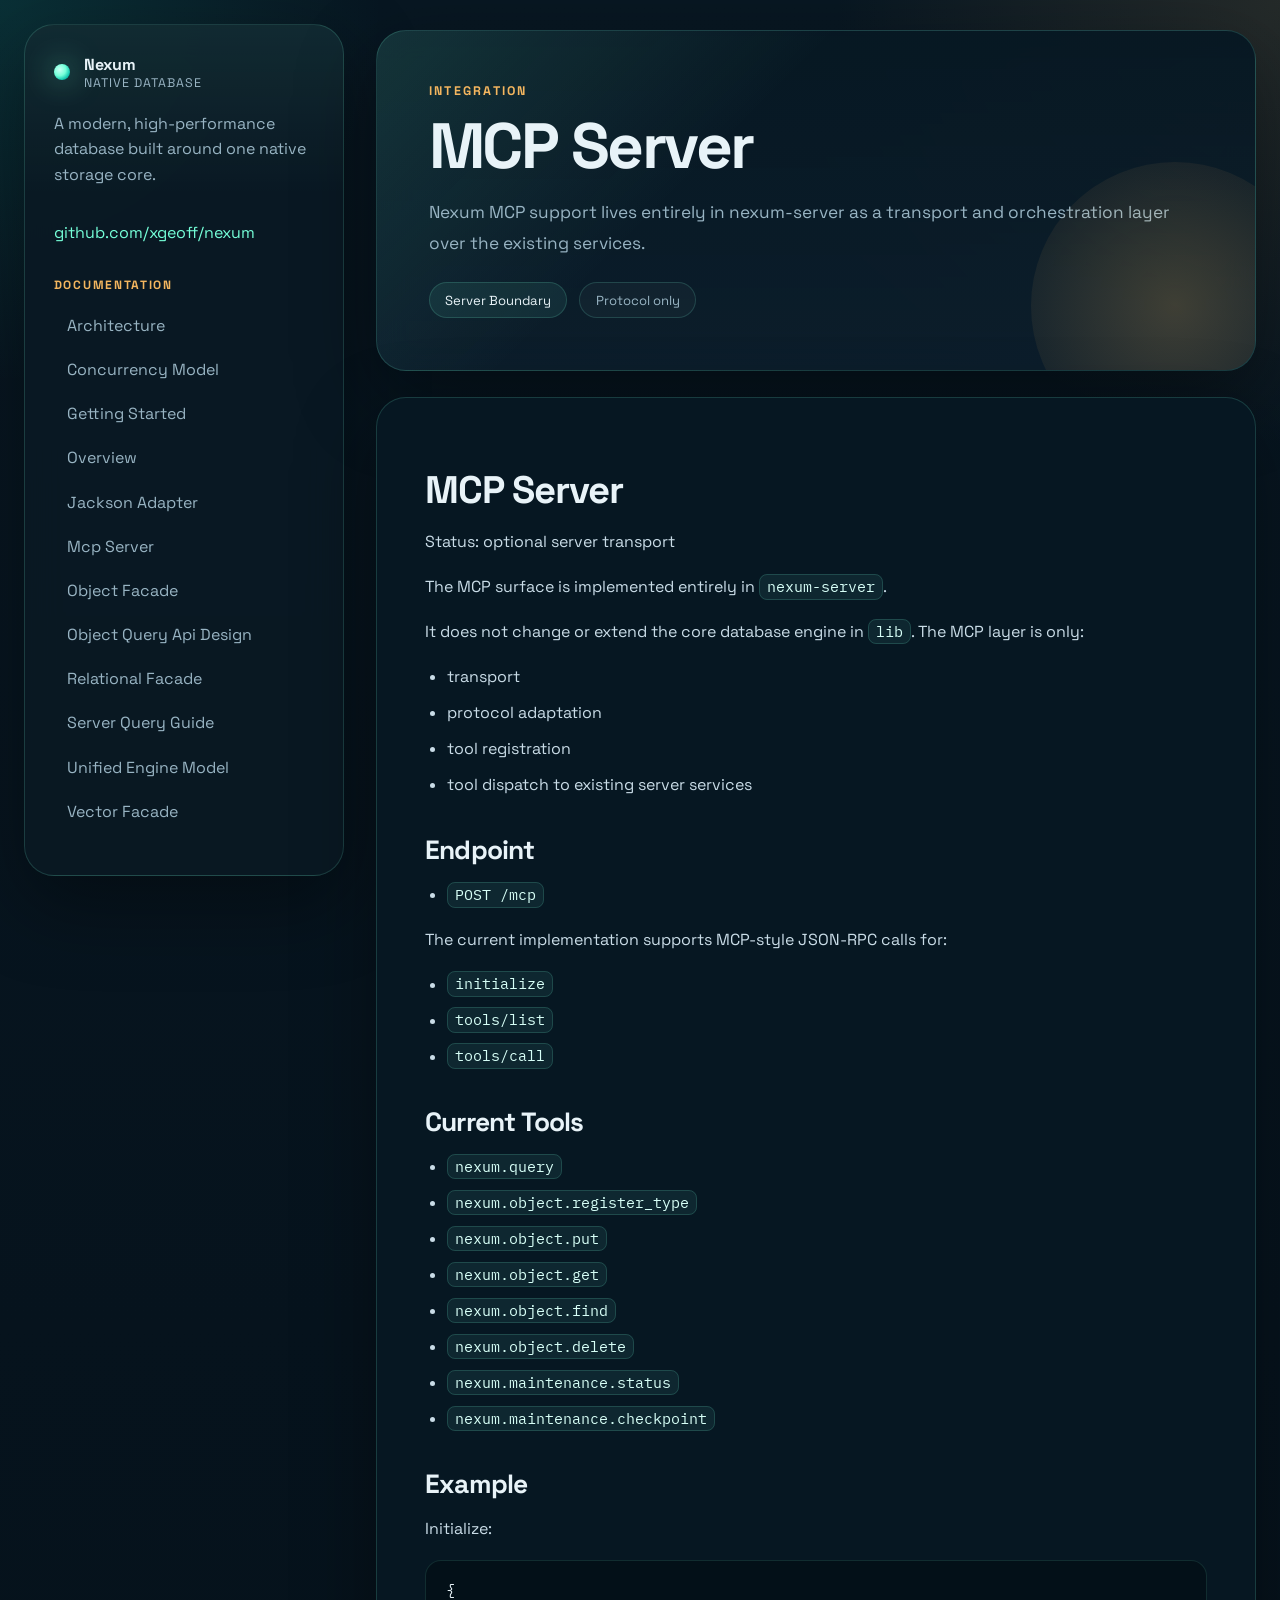
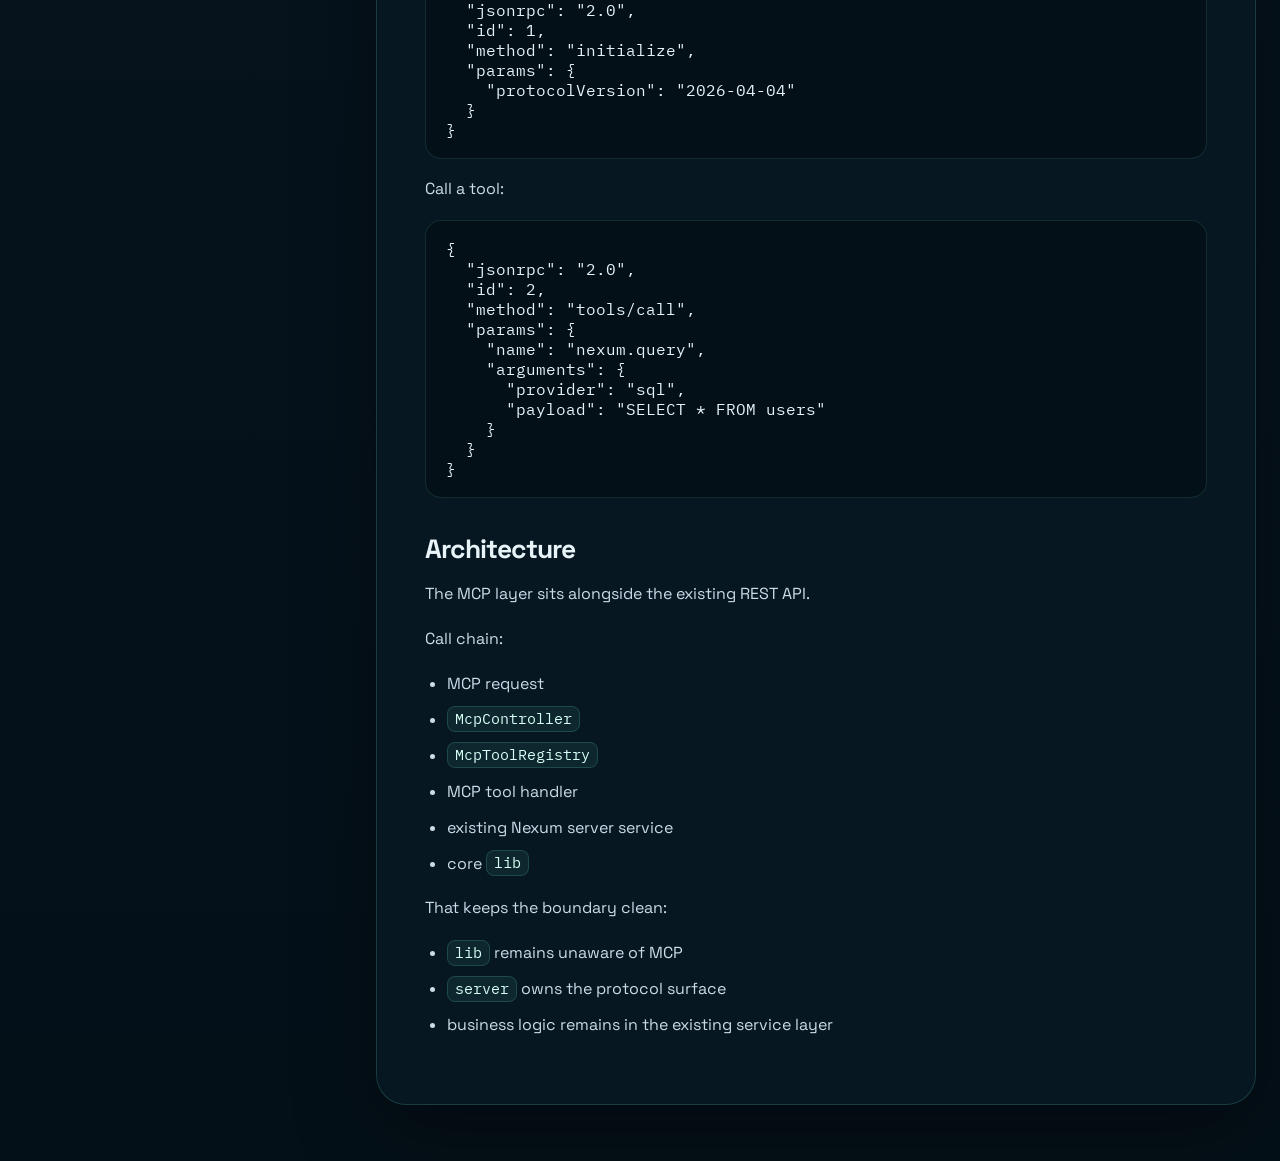
<file: docs/mcp-server.html>
<!DOCTYPE html>
<html lang="en">
<head>
    <meta charset="utf-8">
    <title>MCP Server</title>
    <meta name="description" content="Optional MCP transport for Nexum server, exposing query, object, and maintenance operations as tools.">
    <meta name="viewport" content="width=device-width, initial-scale=1">
    <link rel="preconnect" href="https://fonts.googleapis.com">
    <link rel="preconnect" href="https://fonts.gstatic.com" crossorigin>
    <link href="https://fonts.googleapis.com/css2?family=IBM+Plex+Mono:wght@400;500&family=Space+Grotesk:wght@400;500;700&display=swap" rel="stylesheet">
    <link rel="stylesheet" href="css/normalize.css">
    <link rel="stylesheet" href="css/skeleton.css">
    <link rel="stylesheet" href="css/style.css">
    <link rel="icon" type="image/png" href="images/favicon-32.png">
</head>
<body class="theme-shell theme-docs">
<div class="shell">
    <div class="sidebar">
    <div class="sidebar__brand">
        <a class="sidebar__brand-link" href="/nexum">
            <span class="sidebar__mark"></span>
            <span>
                <strong>Nexum</strong>
                <small>Native database</small>
            </span>
        </a>
    </div>
    <p class="sidebar__tagline">A modern, high-performance database built around one native storage core.</p>
    <p class="sidebar__tagline"><a href="https://github.com/xgeoff/nexum">github.com/xgeoff/nexum</a></p>
    <nav class="sidebar__nav">
        <p class="sidebar__section-title">Documentation</p>
        <ul>
        
            





<li class="sidebar__file"><a href="/nexum/architecture.html">Architecture</a></li>


        
            





<li class="sidebar__file"><a href="/nexum/concurrency-model.html">Concurrency Model</a></li>


        
            





<li class="sidebar__file"><a href="/nexum/getting-started.html">Getting Started</a></li>


        
            





<li class="sidebar__file"><a href="/nexum/index.html">Overview</a></li>


        
            





<li class="sidebar__file"><a href="/nexum/jackson-adapter.html">Jackson Adapter</a></li>


        
            





<li class="sidebar__file"><a href="/nexum/mcp-server.html">Mcp Server</a></li>


        
            





<li class="sidebar__file"><a href="/nexum/object-facade.html">Object Facade</a></li>


        
            





<li class="sidebar__file"><a href="/nexum/object-query-api-design.html">Object Query Api Design</a></li>


        
            





<li class="sidebar__file"><a href="/nexum/relational-facade.html">Relational Facade</a></li>


        
            





<li class="sidebar__file"><a href="/nexum/server-query-guide.html">Server Query Guide</a></li>


        
            





<li class="sidebar__file"><a href="/nexum/unified-engine-model.html">Unified Engine Model</a></li>


        
            





<li class="sidebar__file"><a href="/nexum/vector-facade.html">Vector Facade</a></li>


        
        </ul>
    </nav>
</div>

    <main class="page-frame">
        <section class="hero-panel hero-panel--reference">
            <p class="eyebrow">Integration</p>
            <h1>MCP Server</h1>
            <p class="hero-copy">Nexum MCP support lives entirely in nexum-server as a transport and orchestration layer over the existing services.</p>
            <div class="hero-chip-row">
                <span class="hero-chip">Server Boundary</span>
                <span class="hero-chip hero-chip--muted">Protocol only</span>
            </div>
        </section>
        <section class="content-panel prose prose--docs">
<h1 id="mcp-server">MCP Server</h1>
<p>Status: optional server transport</p>
<p>The MCP surface is implemented entirely in <code>nexum-server</code>.</p>
<p>It does not change or extend the core database engine in <code>lib</code>. The MCP layer is only:</p>
<ul>
<li>transport</li>
<li>protocol adaptation</li>
<li>tool registration</li>
<li>tool dispatch to existing server services</li>
</ul>
<h2 id="endpoint">Endpoint</h2>
<ul>
<li><code>POST /mcp</code></li>
</ul>
<p>The current implementation supports MCP-style JSON-RPC calls for:</p>
<ul>
<li><code>initialize</code></li>
<li><code>tools/list</code></li>
<li><code>tools/call</code></li>
</ul>
<h2 id="current-tools">Current Tools</h2>
<ul>
<li><code>nexum.query</code></li>
<li><code>nexum.object.register_type</code></li>
<li><code>nexum.object.put</code></li>
<li><code>nexum.object.get</code></li>
<li><code>nexum.object.find</code></li>
<li><code>nexum.object.delete</code></li>
<li><code>nexum.maintenance.status</code></li>
<li><code>nexum.maintenance.checkpoint</code></li>
</ul>
<h2 id="example">Example</h2>
<p>Initialize:</p>
<pre><code class="language-json">{
  "jsonrpc": "2.0",
  "id": 1,
  "method": "initialize",
  "params": {
    "protocolVersion": "2026-04-04"
  }
}
</code></pre>
<p>Call a tool:</p>
<pre><code class="language-json">{
  "jsonrpc": "2.0",
  "id": 2,
  "method": "tools/call",
  "params": {
    "name": "nexum.query",
    "arguments": {
      "provider": "sql",
      "payload": "SELECT * FROM users"
    }
  }
}
</code></pre>
<h2 id="architecture">Architecture</h2>
<p>The MCP layer sits alongside the existing REST API.</p>
<p>Call chain:</p>
<ul>
<li>MCP request</li>
<li><code>McpController</code></li>
<li><code>McpToolRegistry</code></li>
<li>MCP tool handler</li>
<li>existing Nexum server service</li>
<li>core <code>lib</code></li>
</ul>
<p>That keeps the boundary clean:</p>
<ul>
<li><code>lib</code> remains unaware of MCP</li>
<li><code>server</code> owns the protocol surface</li>
<li>business logic remains in the existing service layer</li>
</ul>

        </section>
    </main>
</div>
</body>
</html>
</file>
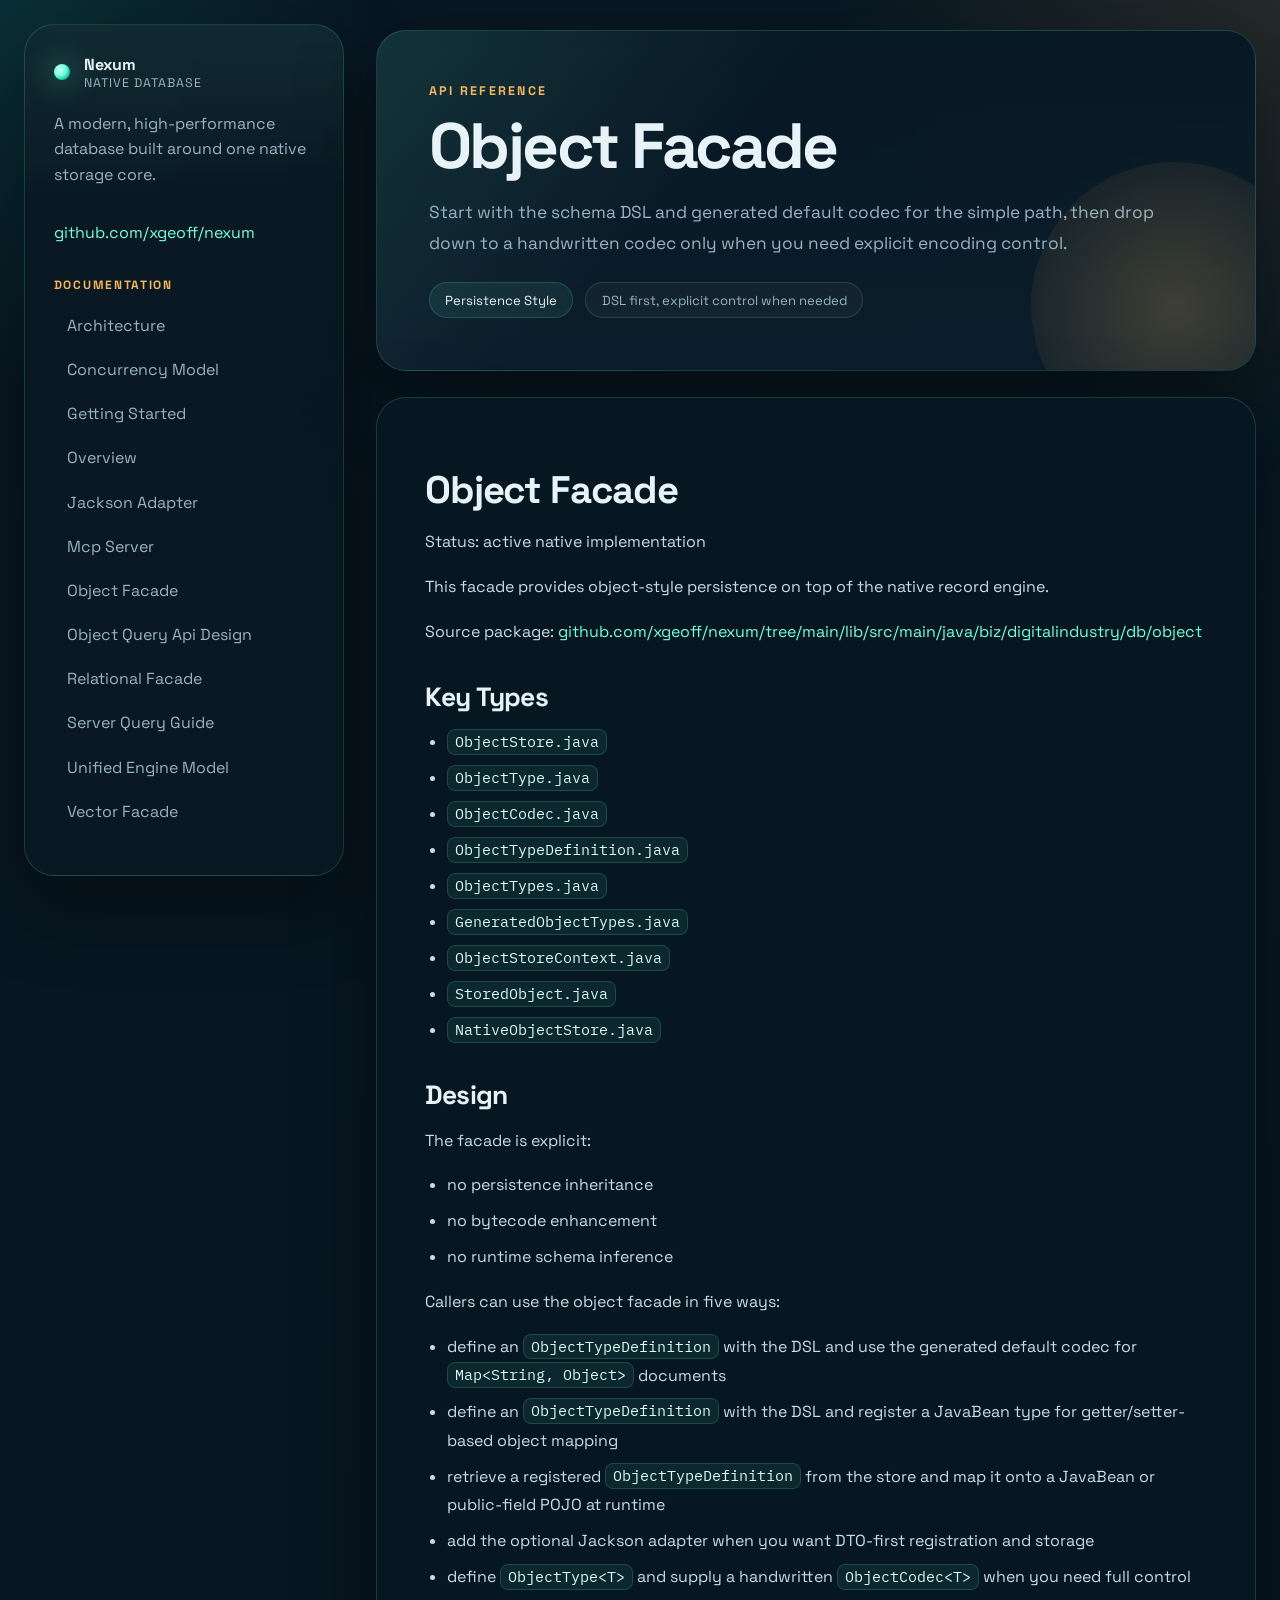
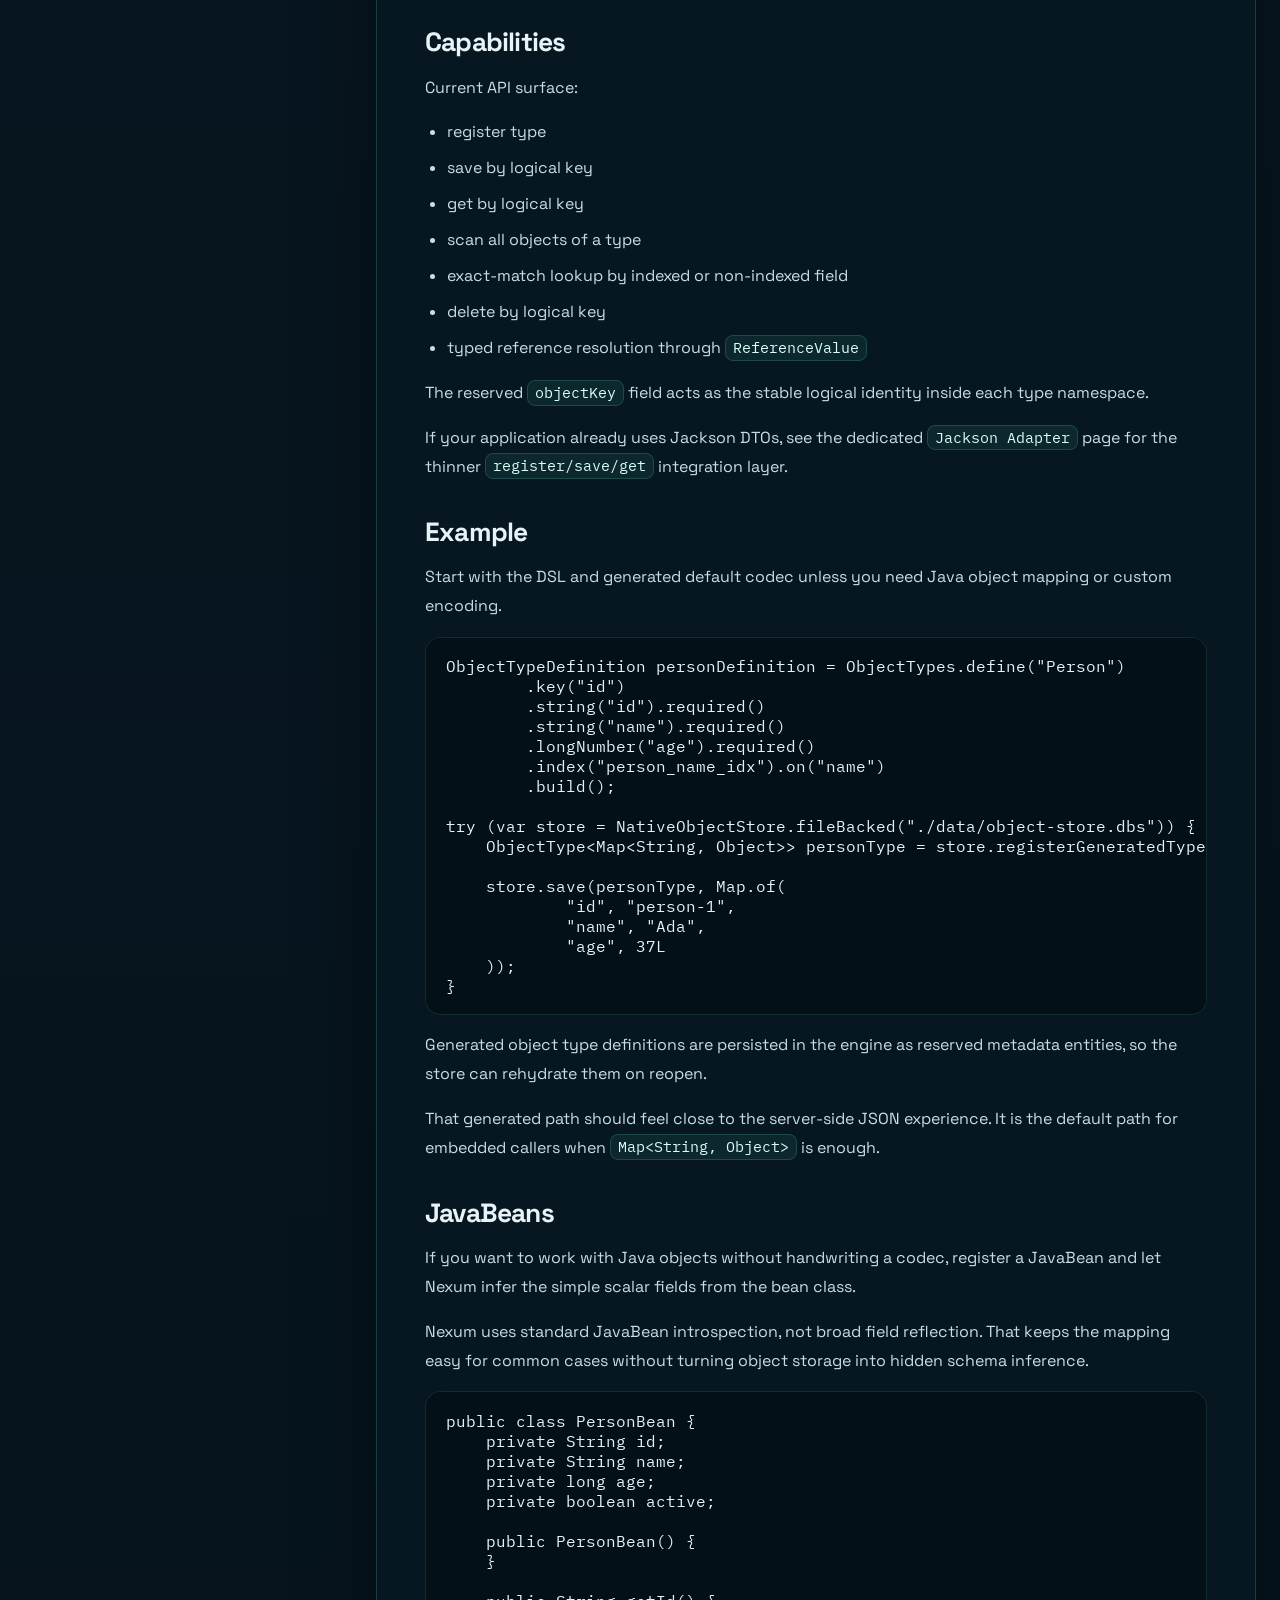
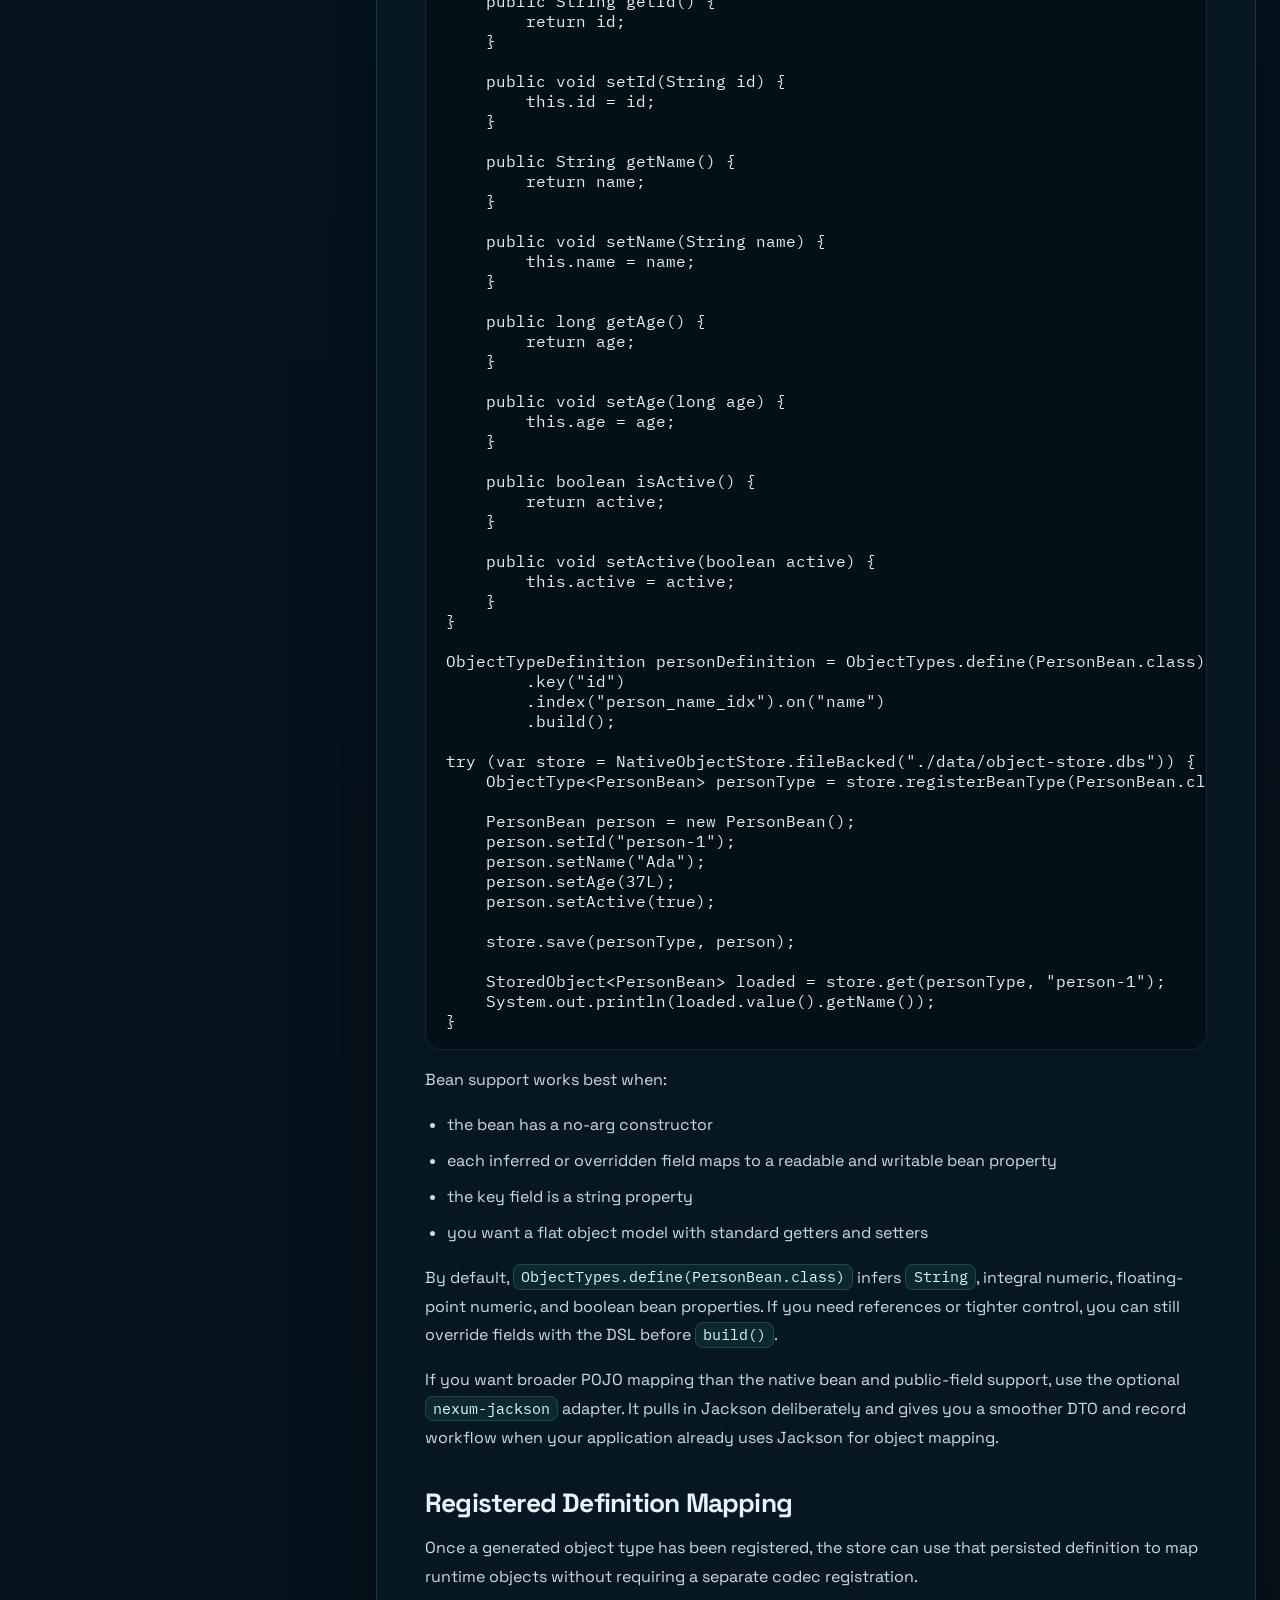
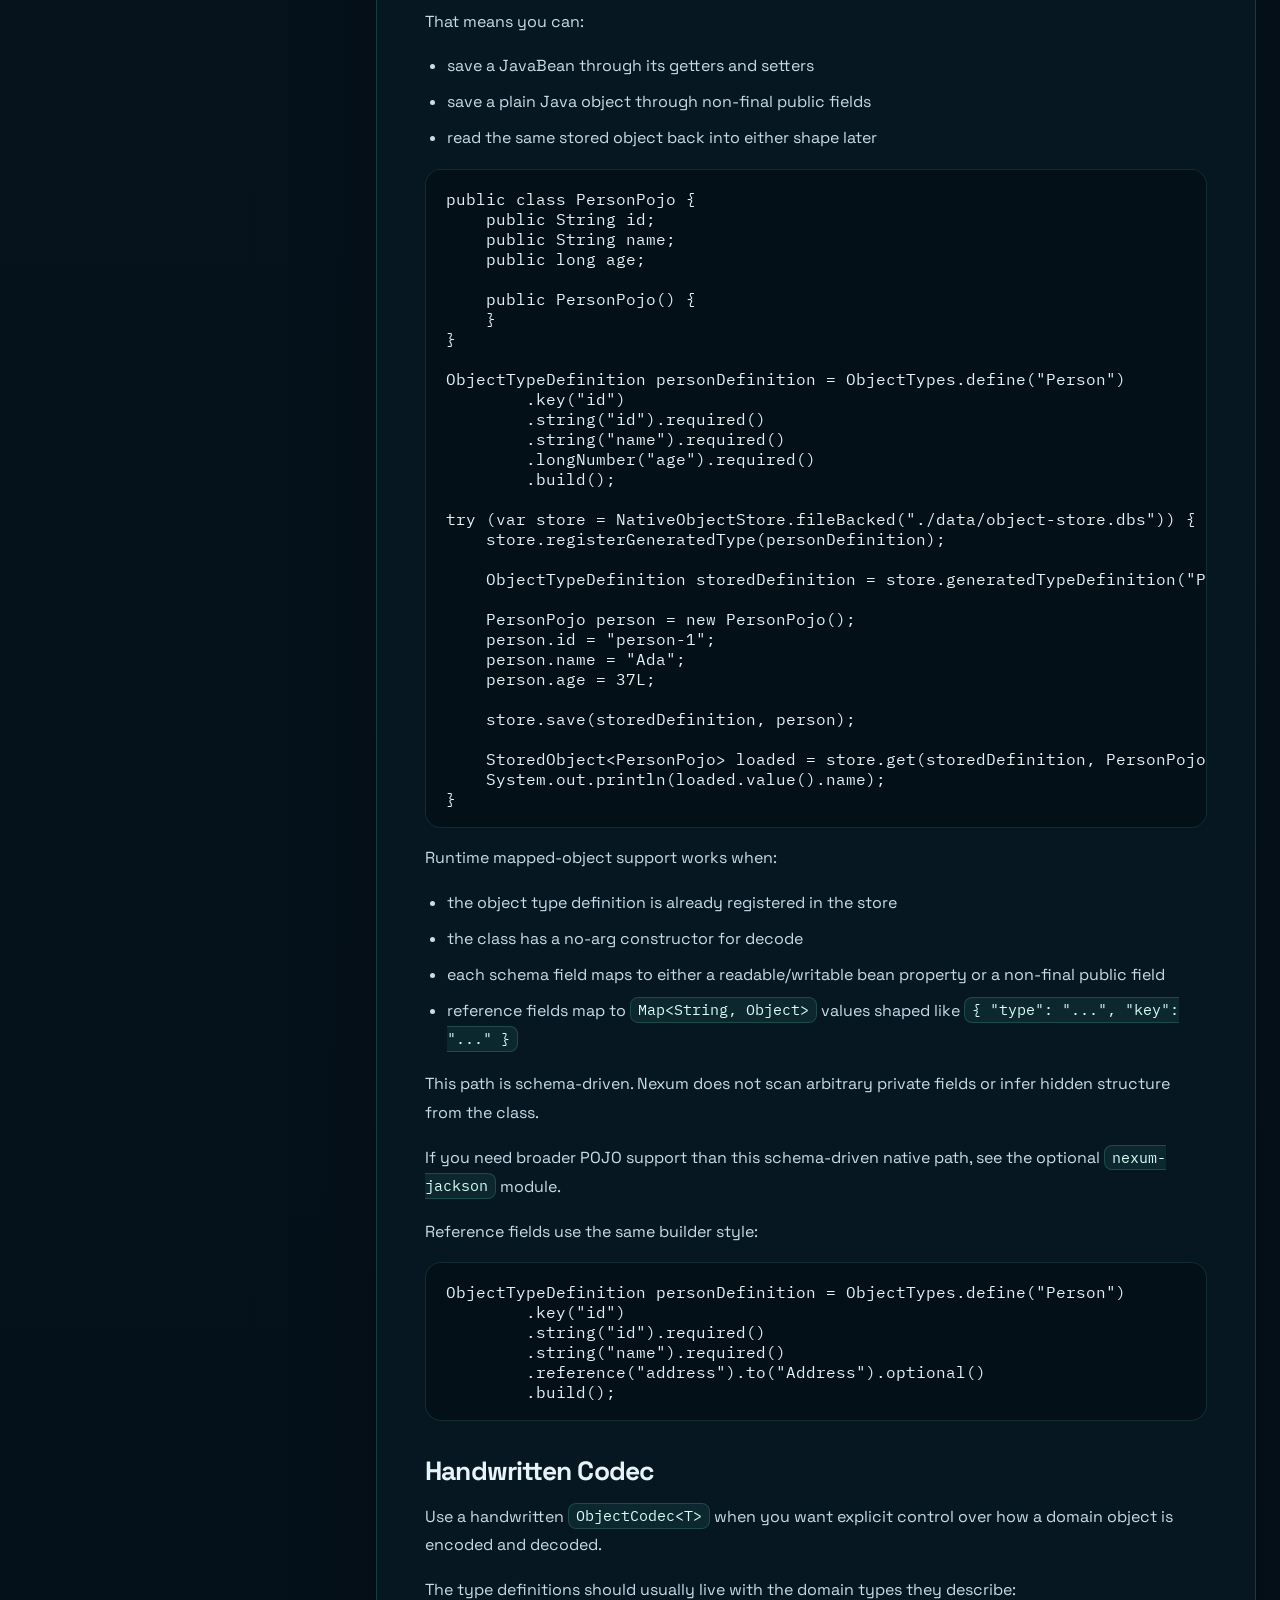
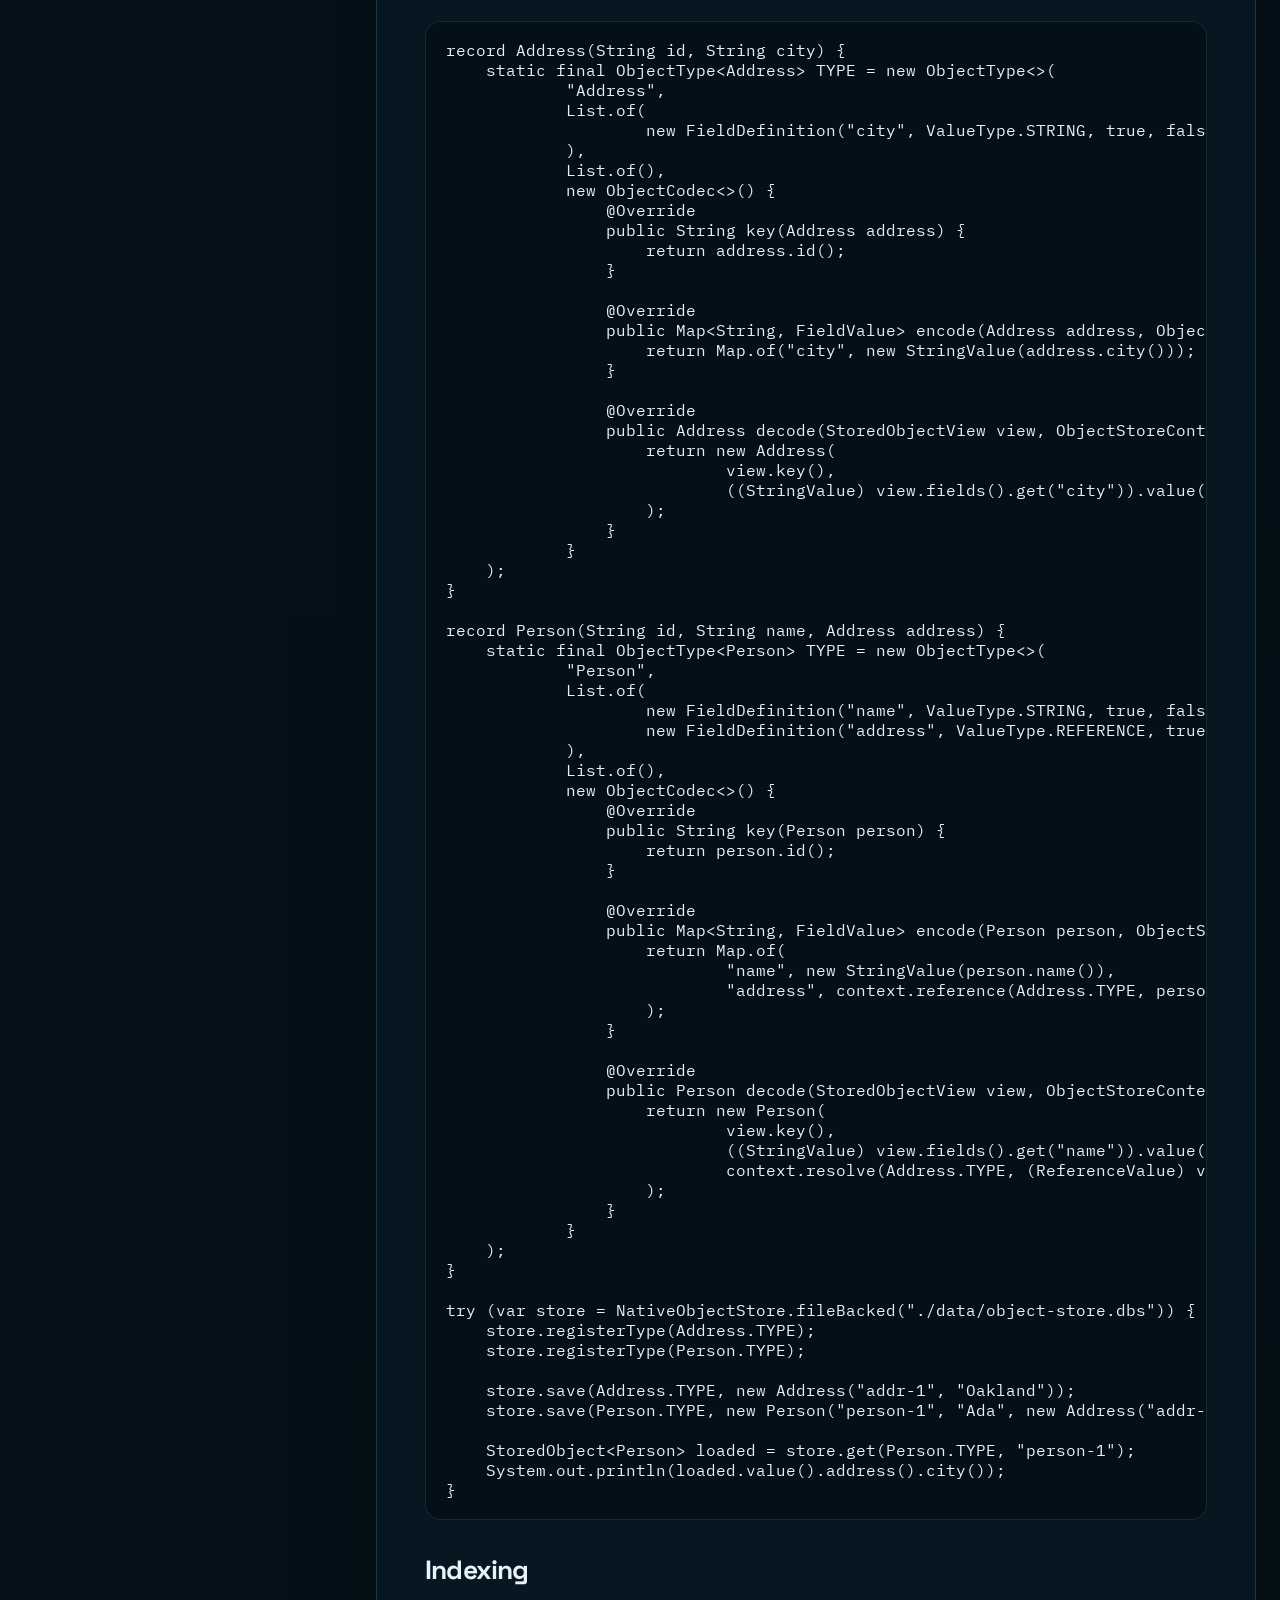
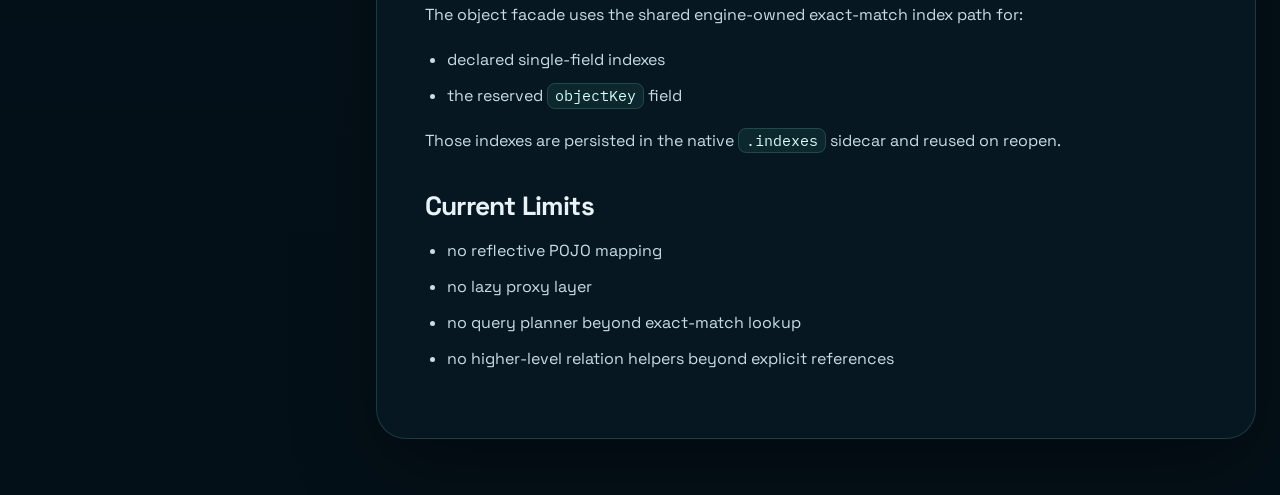
<file: docs/object-facade.html>
<!DOCTYPE html>
<html lang="en">
<head>
    <meta charset="utf-8">
    <title>Object Facade</title>
    <meta name="description" content="Typed object persistence over the native record engine with a simple schema DSL and optional handwritten codecs.">
    <meta name="viewport" content="width=device-width, initial-scale=1">
    <link rel="preconnect" href="https://fonts.googleapis.com">
    <link rel="preconnect" href="https://fonts.gstatic.com" crossorigin>
    <link href="https://fonts.googleapis.com/css2?family=IBM+Plex+Mono:wght@400;500&family=Space+Grotesk:wght@400;500;700&display=swap" rel="stylesheet">
    <link rel="stylesheet" href="css/normalize.css">
    <link rel="stylesheet" href="css/skeleton.css">
    <link rel="stylesheet" href="css/style.css">
    <link rel="icon" type="image/png" href="images/favicon-32.png">
</head>
<body class="theme-shell theme-docs">
<div class="shell">
    <div class="sidebar">
    <div class="sidebar__brand">
        <a class="sidebar__brand-link" href="/nexum">
            <span class="sidebar__mark"></span>
            <span>
                <strong>Nexum</strong>
                <small>Native database</small>
            </span>
        </a>
    </div>
    <p class="sidebar__tagline">A modern, high-performance database built around one native storage core.</p>
    <p class="sidebar__tagline"><a href="https://github.com/xgeoff/nexum">github.com/xgeoff/nexum</a></p>
    <nav class="sidebar__nav">
        <p class="sidebar__section-title">Documentation</p>
        <ul>
        
            





<li class="sidebar__file"><a href="/nexum/architecture.html">Architecture</a></li>


        
            





<li class="sidebar__file"><a href="/nexum/concurrency-model.html">Concurrency Model</a></li>


        
            





<li class="sidebar__file"><a href="/nexum/getting-started.html">Getting Started</a></li>


        
            





<li class="sidebar__file"><a href="/nexum/index.html">Overview</a></li>


        
            





<li class="sidebar__file"><a href="/nexum/jackson-adapter.html">Jackson Adapter</a></li>


        
            





<li class="sidebar__file"><a href="/nexum/mcp-server.html">Mcp Server</a></li>


        
            





<li class="sidebar__file"><a href="/nexum/object-facade.html">Object Facade</a></li>


        
            





<li class="sidebar__file"><a href="/nexum/object-query-api-design.html">Object Query Api Design</a></li>


        
            





<li class="sidebar__file"><a href="/nexum/relational-facade.html">Relational Facade</a></li>


        
            





<li class="sidebar__file"><a href="/nexum/server-query-guide.html">Server Query Guide</a></li>


        
            





<li class="sidebar__file"><a href="/nexum/unified-engine-model.html">Unified Engine Model</a></li>


        
            





<li class="sidebar__file"><a href="/nexum/vector-facade.html">Vector Facade</a></li>


        
        </ul>
    </nav>
</div>

    <main class="page-frame">
        <section class="hero-panel hero-panel--reference">
            <p class="eyebrow">API Reference</p>
            <h1>Object Facade</h1>
            <p class="hero-copy">Start with the schema DSL and generated default codec for the simple path, then drop down to a handwritten codec only when you need explicit encoding control.</p>
            <div class="hero-chip-row">
                <span class="hero-chip">Persistence Style</span>
                <span class="hero-chip hero-chip--muted">DSL first, explicit control when needed</span>
            </div>
        </section>
        <section class="content-panel prose prose--docs">
<h1 id="object-facade">Object Facade</h1>
<p>Status: active native implementation</p>
<p>This facade provides object-style persistence on top of the native record engine.</p>
<p>Source package: <a href="https://github.com/xgeoff/nexum/tree/main/lib/src/main/java/biz/digitalindustry/db/object">github.com/xgeoff/nexum/tree/main/lib/src/main/java/biz/digitalindustry/db/object</a></p>
<h2 id="key-types">Key Types</h2>
<ul>
<li><a href="https://github.com/xgeoff/nexum/blob/main/lib/src/main/java/biz/digitalindustry/db/object/api/ObjectStore.java"><code>ObjectStore.java</code></a></li>
<li><a href="https://github.com/xgeoff/nexum/blob/main/lib/src/main/java/biz/digitalindustry/db/object/api/ObjectType.java"><code>ObjectType.java</code></a></li>
<li><a href="https://github.com/xgeoff/nexum/blob/main/lib/src/main/java/biz/digitalindustry/db/object/api/ObjectCodec.java"><code>ObjectCodec.java</code></a></li>
<li><a href="https://github.com/xgeoff/nexum/blob/main/lib/src/main/java/biz/digitalindustry/db/object/api/ObjectTypeDefinition.java"><code>ObjectTypeDefinition.java</code></a></li>
<li><a href="https://github.com/xgeoff/nexum/blob/main/lib/src/main/java/biz/digitalindustry/db/object/api/ObjectTypes.java"><code>ObjectTypes.java</code></a></li>
<li><a href="https://github.com/xgeoff/nexum/blob/main/lib/src/main/java/biz/digitalindustry/db/object/api/GeneratedObjectTypes.java"><code>GeneratedObjectTypes.java</code></a></li>
<li><a href="https://github.com/xgeoff/nexum/blob/main/lib/src/main/java/biz/digitalindustry/db/object/api/ObjectStoreContext.java"><code>ObjectStoreContext.java</code></a></li>
<li><a href="https://github.com/xgeoff/nexum/blob/main/lib/src/main/java/biz/digitalindustry/db/object/api/StoredObject.java"><code>StoredObject.java</code></a></li>
<li><a href="https://github.com/xgeoff/nexum/blob/main/lib/src/main/java/biz/digitalindustry/db/object/runtime/NativeObjectStore.java"><code>NativeObjectStore.java</code></a></li>
</ul>
<h2 id="design">Design</h2>
<p>The facade is explicit:</p>
<ul>
<li>no persistence inheritance</li>
<li>no bytecode enhancement</li>
<li>no runtime schema inference</li>
</ul>
<p>Callers can use the object facade in five ways:</p>
<ul>
<li>define an <code>ObjectTypeDefinition</code> with the DSL and use the generated default codec for <code>Map&lt;String, Object&gt;</code> documents</li>
<li>define an <code>ObjectTypeDefinition</code> with the DSL and register a JavaBean type for getter/setter-based object mapping</li>
<li>retrieve a registered <code>ObjectTypeDefinition</code> from the store and map it onto a JavaBean or public-field POJO at runtime</li>
<li>add the optional Jackson adapter when you want DTO-first registration and storage</li>
<li>define <code>ObjectType&lt;T&gt;</code> and supply a handwritten <code>ObjectCodec&lt;T&gt;</code> when you need full control</li>
</ul>
<h2 id="capabilities">Capabilities</h2>
<p>Current API surface:</p>
<ul>
<li>register type</li>
<li>save by logical key</li>
<li>get by logical key</li>
<li>scan all objects of a type</li>
<li>exact-match lookup by indexed or non-indexed field</li>
<li>delete by logical key</li>
<li>typed reference resolution through <code>ReferenceValue</code></li>
</ul>
<p>The reserved <code>objectKey</code> field acts as the stable logical identity inside each type namespace.</p>
<p>If your application already uses Jackson DTOs, see the dedicated <a href="jackson-adapter.html"><code>Jackson Adapter</code></a> page for the thinner <code>register/save/get</code> integration layer.</p>
<h2 id="example">Example</h2>
<p>Start with the DSL and generated default codec unless you need Java object mapping or custom encoding.</p>
<pre><code class="language-java">ObjectTypeDefinition personDefinition = ObjectTypes.define("Person")
        .key("id")
        .string("id").required()
        .string("name").required()
        .longNumber("age").required()
        .index("person_name_idx").on("name")
        .build();

try (var store = NativeObjectStore.fileBacked("./data/object-store.dbs")) {
    ObjectType&lt;Map&lt;String, Object&gt;&gt; personType = store.registerGeneratedType(personDefinition);

    store.save(personType, Map.of(
            "id", "person-1",
            "name", "Ada",
            "age", 37L
    ));
}
</code></pre>
<p>Generated object type definitions are persisted in the engine as reserved metadata entities, so the store can rehydrate them on reopen.</p>
<p>That generated path should feel close to the server-side JSON experience. It is the default path for embedded callers when <code>Map&lt;String, Object&gt;</code> is enough.</p>
<h2 id="javabeans">JavaBeans</h2>
<p>If you want to work with Java objects without handwriting a codec, register a JavaBean and let Nexum infer the simple scalar fields from the bean class.</p>
<p>Nexum uses standard JavaBean introspection, not broad field reflection. That keeps the mapping easy for common cases without turning object storage into hidden schema inference.</p>
<pre><code class="language-java">public class PersonBean {
    private String id;
    private String name;
    private long age;
    private boolean active;

    public PersonBean() {
    }

    public String getId() {
        return id;
    }

    public void setId(String id) {
        this.id = id;
    }

    public String getName() {
        return name;
    }

    public void setName(String name) {
        this.name = name;
    }

    public long getAge() {
        return age;
    }

    public void setAge(long age) {
        this.age = age;
    }

    public boolean isActive() {
        return active;
    }

    public void setActive(boolean active) {
        this.active = active;
    }
}

ObjectTypeDefinition personDefinition = ObjectTypes.define(PersonBean.class)
        .key("id")
        .index("person_name_idx").on("name")
        .build();

try (var store = NativeObjectStore.fileBacked("./data/object-store.dbs")) {
    ObjectType&lt;PersonBean&gt; personType = store.registerBeanType(PersonBean.class, personDefinition);

    PersonBean person = new PersonBean();
    person.setId("person-1");
    person.setName("Ada");
    person.setAge(37L);
    person.setActive(true);

    store.save(personType, person);

    StoredObject&lt;PersonBean&gt; loaded = store.get(personType, "person-1");
    System.out.println(loaded.value().getName());
}
</code></pre>
<p>Bean support works best when:</p>
<ul>
<li>the bean has a no-arg constructor</li>
<li>each inferred or overridden field maps to a readable and writable bean property</li>
<li>the key field is a string property</li>
<li>you want a flat object model with standard getters and setters</li>
</ul>
<p>By default, <code>ObjectTypes.define(PersonBean.class)</code> infers <code>String</code>, integral numeric, floating-point numeric, and boolean bean properties. If you need references or tighter control, you can still override fields with the DSL before <code>build()</code>.</p>
<p>If you want broader POJO mapping than the native bean and public-field support, use the optional <a href="jackson-adapter.html"><code>nexum-jackson</code></a> adapter. It pulls in Jackson deliberately and gives you a smoother DTO and record workflow when your application already uses Jackson for object mapping.</p>
<h2 id="registered-definition-mapping">Registered Definition Mapping</h2>
<p>Once a generated object type has been registered, the store can use that persisted definition to map runtime objects without requiring a separate codec registration.</p>
<p>That means you can:</p>
<ul>
<li>save a JavaBean through its getters and setters</li>
<li>save a plain Java object through non-final public fields</li>
<li>read the same stored object back into either shape later</li>
</ul>
<pre><code class="language-java">public class PersonPojo {
    public String id;
    public String name;
    public long age;

    public PersonPojo() {
    }
}

ObjectTypeDefinition personDefinition = ObjectTypes.define("Person")
        .key("id")
        .string("id").required()
        .string("name").required()
        .longNumber("age").required()
        .build();

try (var store = NativeObjectStore.fileBacked("./data/object-store.dbs")) {
    store.registerGeneratedType(personDefinition);

    ObjectTypeDefinition storedDefinition = store.generatedTypeDefinition("Person");

    PersonPojo person = new PersonPojo();
    person.id = "person-1";
    person.name = "Ada";
    person.age = 37L;

    store.save(storedDefinition, person);

    StoredObject&lt;PersonPojo&gt; loaded = store.get(storedDefinition, PersonPojo.class, "person-1");
    System.out.println(loaded.value().name);
}
</code></pre>
<p>Runtime mapped-object support works when:</p>
<ul>
<li>the object type definition is already registered in the store</li>
<li>the class has a no-arg constructor for decode</li>
<li>each schema field maps to either a readable/writable bean property or a non-final public field</li>
<li>reference fields map to <code>Map&lt;String, Object&gt;</code> values shaped like <code>{ "type": "...", "key": "..." }</code></li>
</ul>
<p>This path is schema-driven. Nexum does not scan arbitrary private fields or infer hidden structure from the class.</p>
<p>If you need broader POJO support than this schema-driven native path, see the optional <a href="jackson-adapter.html"><code>nexum-jackson</code></a> module.</p>
<p>Reference fields use the same builder style:</p>
<pre><code class="language-java">ObjectTypeDefinition personDefinition = ObjectTypes.define("Person")
        .key("id")
        .string("id").required()
        .string("name").required()
        .reference("address").to("Address").optional()
        .build();
</code></pre>
<h2 id="handwritten-codec">Handwritten Codec</h2>
<p>Use a handwritten <code>ObjectCodec&lt;T&gt;</code> when you want explicit control over how a domain object is encoded and decoded.</p>
<p>The type definitions should usually live with the domain types they describe:</p>
<pre><code class="language-java">record Address(String id, String city) {
    static final ObjectType&lt;Address&gt; TYPE = new ObjectType&lt;&gt;(
            "Address",
            List.of(
                    new FieldDefinition("city", ValueType.STRING, true, false)
            ),
            List.of(),
            new ObjectCodec&lt;&gt;() {
                @Override
                public String key(Address address) {
                    return address.id();
                }

                @Override
                public Map&lt;String, FieldValue&gt; encode(Address address, ObjectStoreContext context) {
                    return Map.of("city", new StringValue(address.city()));
                }

                @Override
                public Address decode(StoredObjectView view, ObjectStoreContext context) {
                    return new Address(
                            view.key(),
                            ((StringValue) view.fields().get("city")).value()
                    );
                }
            }
    );
}

record Person(String id, String name, Address address) {
    static final ObjectType&lt;Person&gt; TYPE = new ObjectType&lt;&gt;(
            "Person",
            List.of(
                    new FieldDefinition("name", ValueType.STRING, true, false),
                    new FieldDefinition("address", ValueType.REFERENCE, true, false)
            ),
            List.of(),
            new ObjectCodec&lt;&gt;() {
                @Override
                public String key(Person person) {
                    return person.id();
                }

                @Override
                public Map&lt;String, FieldValue&gt; encode(Person person, ObjectStoreContext context) {
                    return Map.of(
                            "name", new StringValue(person.name()),
                            "address", context.reference(Address.TYPE, person.address().id())
                    );
                }

                @Override
                public Person decode(StoredObjectView view, ObjectStoreContext context) {
                    return new Person(
                            view.key(),
                            ((StringValue) view.fields().get("name")).value(),
                            context.resolve(Address.TYPE, (ReferenceValue) view.fields().get("address"))
                    );
                }
            }
    );
}

try (var store = NativeObjectStore.fileBacked("./data/object-store.dbs")) {
    store.registerType(Address.TYPE);
    store.registerType(Person.TYPE);

    store.save(Address.TYPE, new Address("addr-1", "Oakland"));
    store.save(Person.TYPE, new Person("person-1", "Ada", new Address("addr-1", "Oakland")));

    StoredObject&lt;Person&gt; loaded = store.get(Person.TYPE, "person-1");
    System.out.println(loaded.value().address().city());
}
</code></pre>
<h2 id="indexing">Indexing</h2>
<p>The object facade uses the shared engine-owned exact-match index path for:</p>
<ul>
<li>declared single-field indexes</li>
<li>the reserved <code>objectKey</code> field</li>
</ul>
<p>Those indexes are persisted in the native <code>.indexes</code> sidecar and reused on reopen.</p>
<h2 id="current-limits">Current Limits</h2>
<ul>
<li>no reflective POJO mapping</li>
<li>no lazy proxy layer</li>
<li>no query planner beyond exact-match lookup</li>
<li>no higher-level relation helpers beyond explicit references</li>
</ul>

        </section>
    </main>
</div>
</body>
</html>
</file>
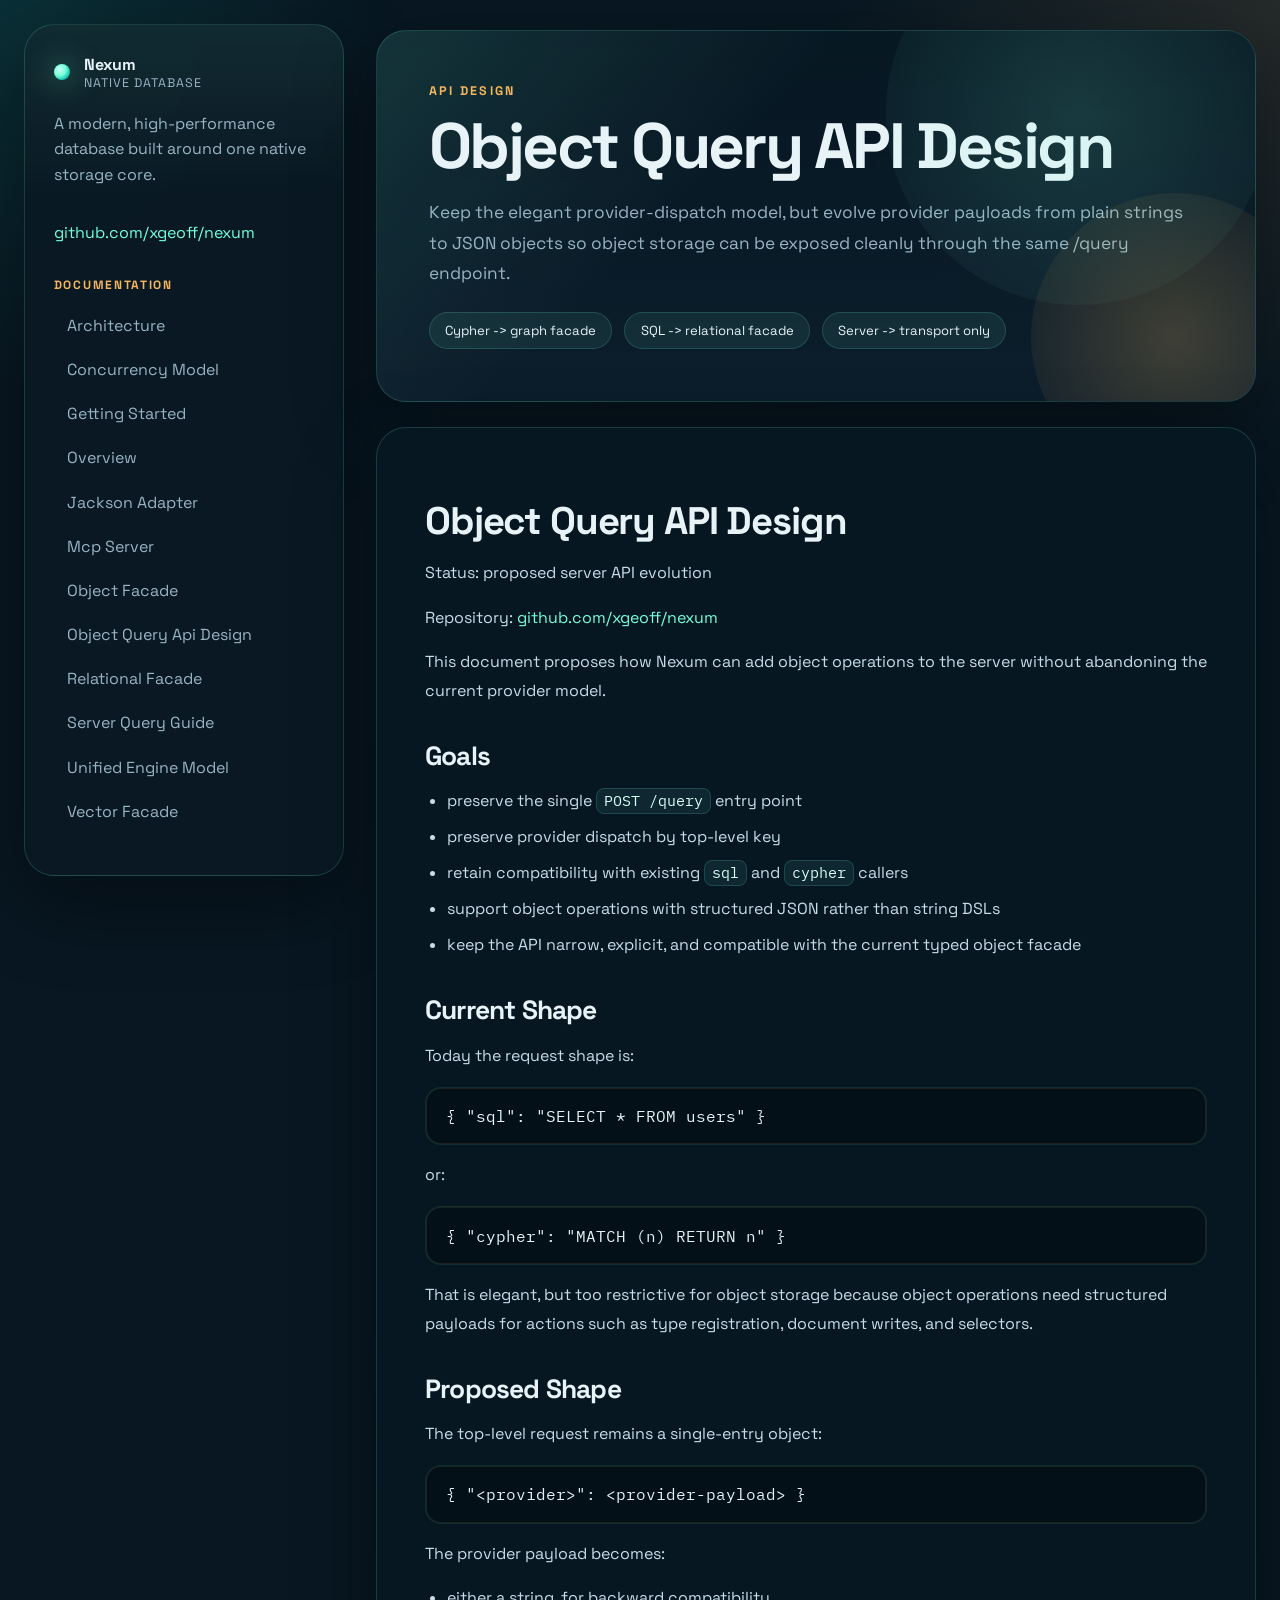
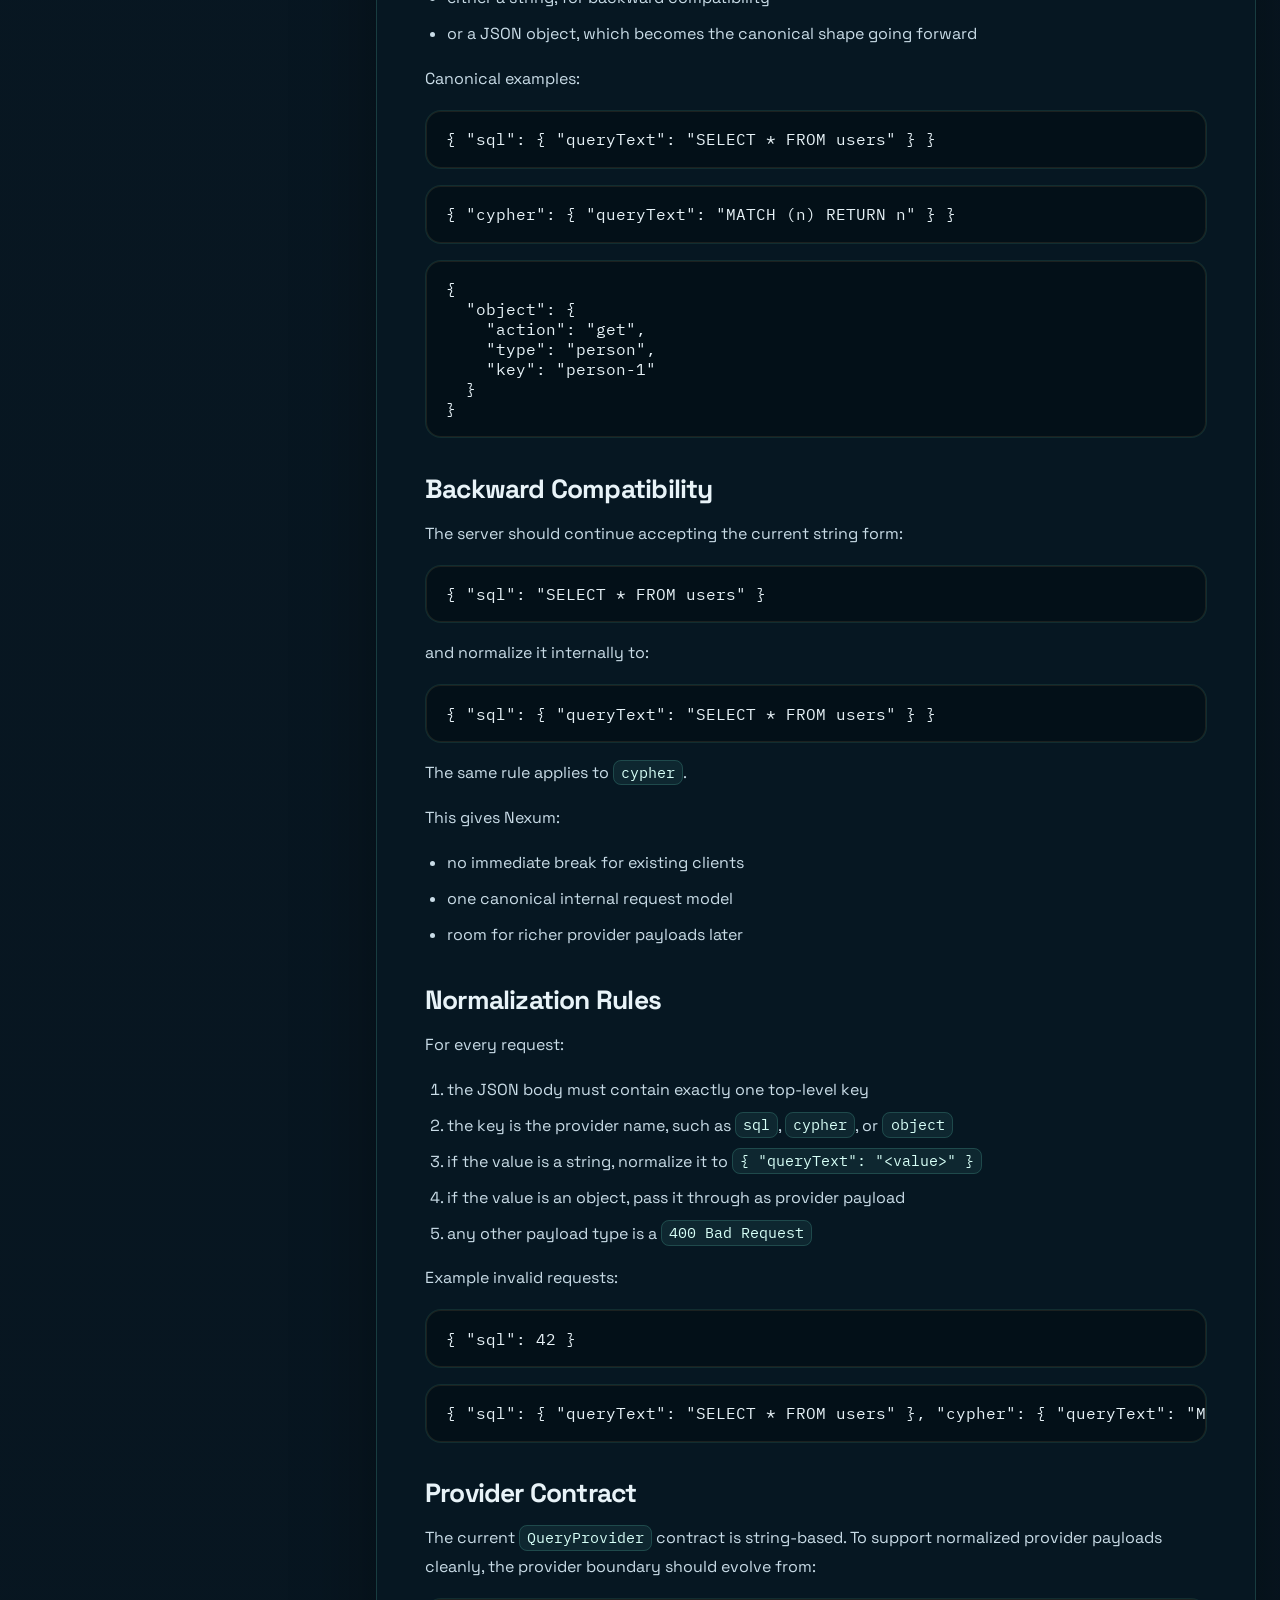
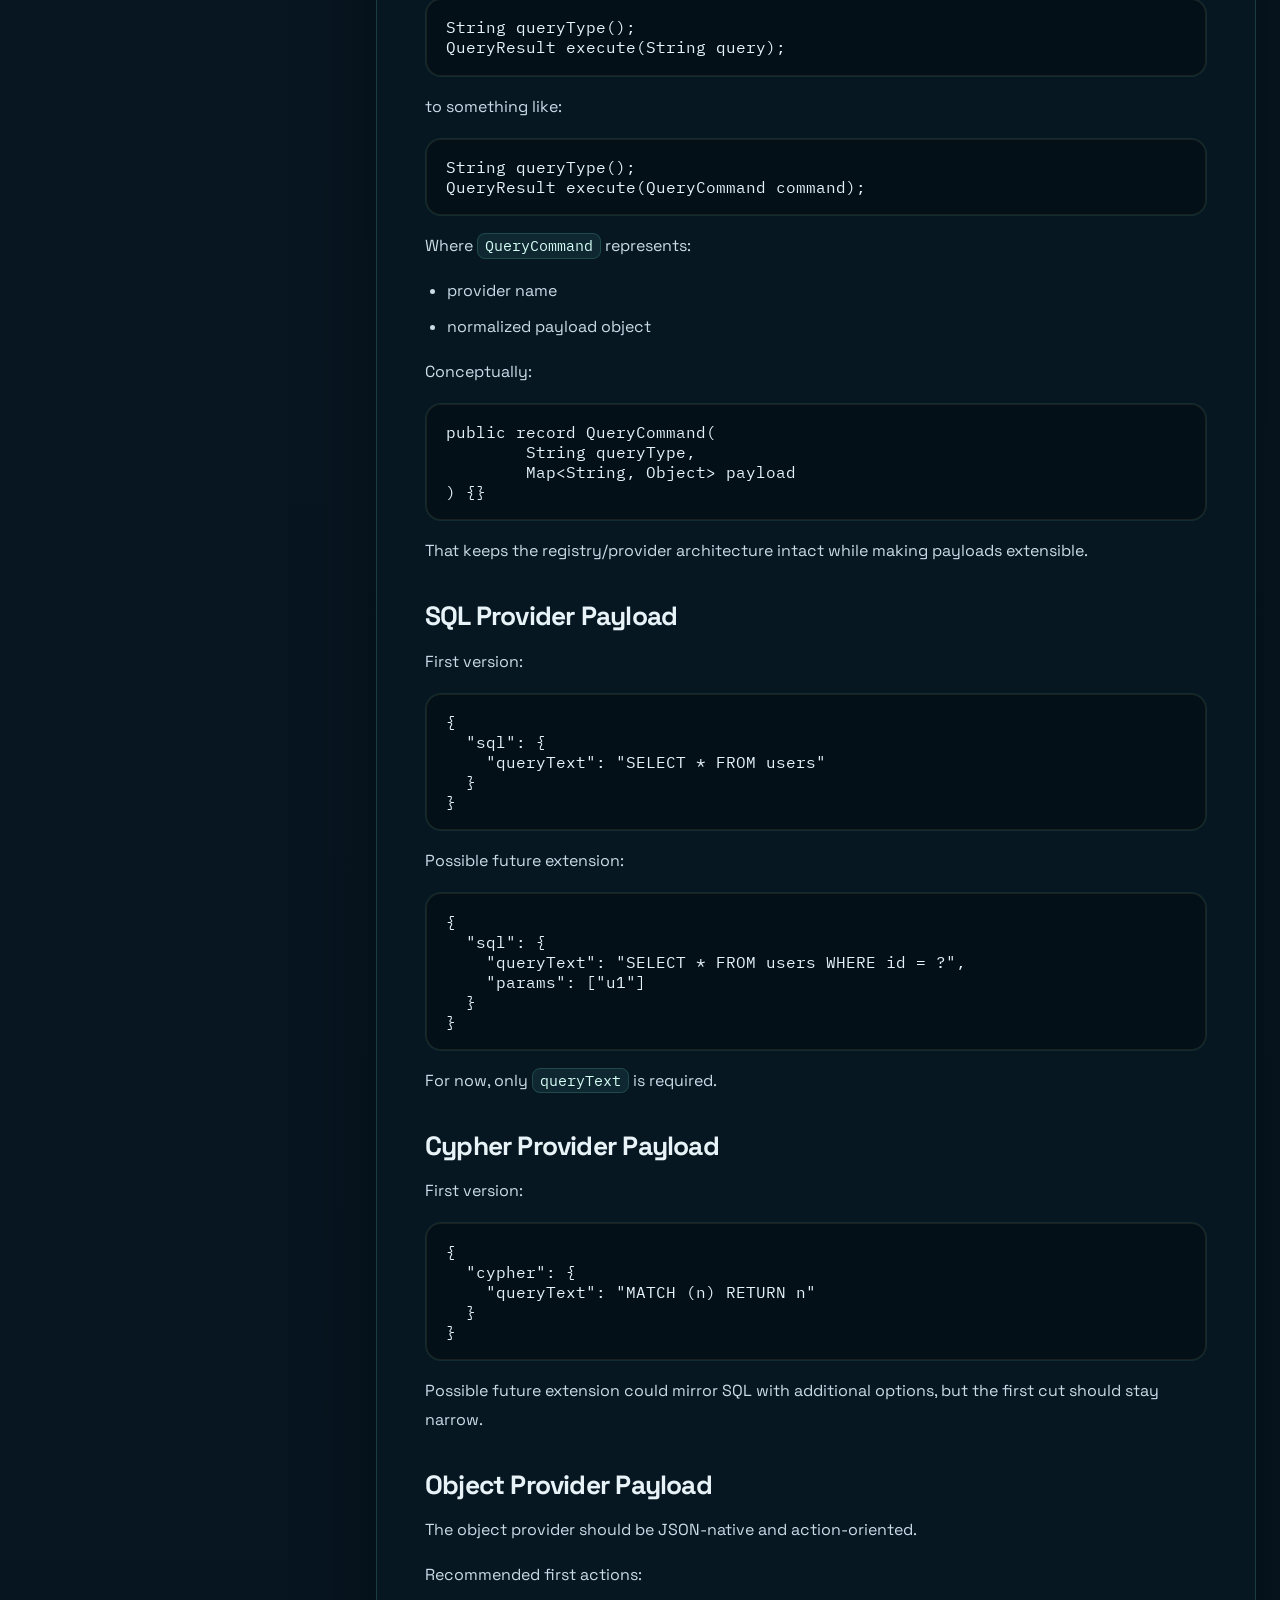
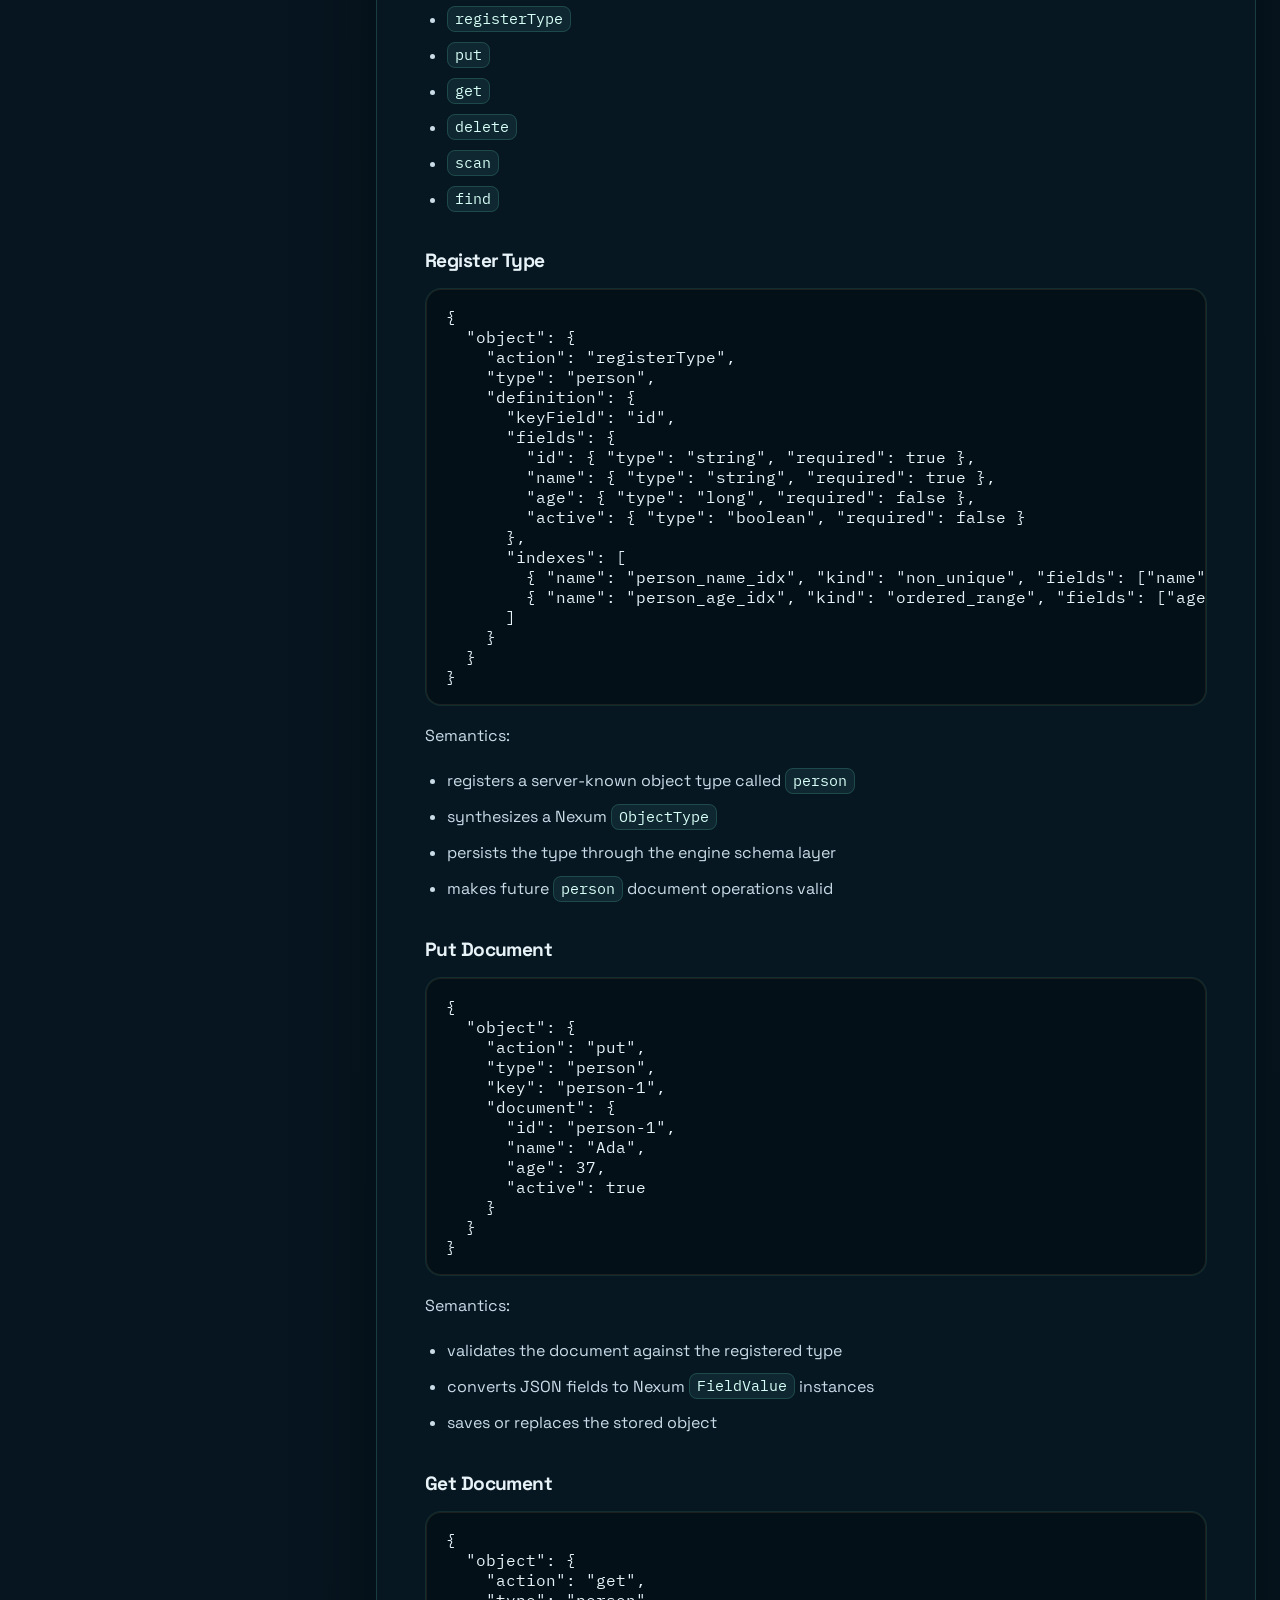
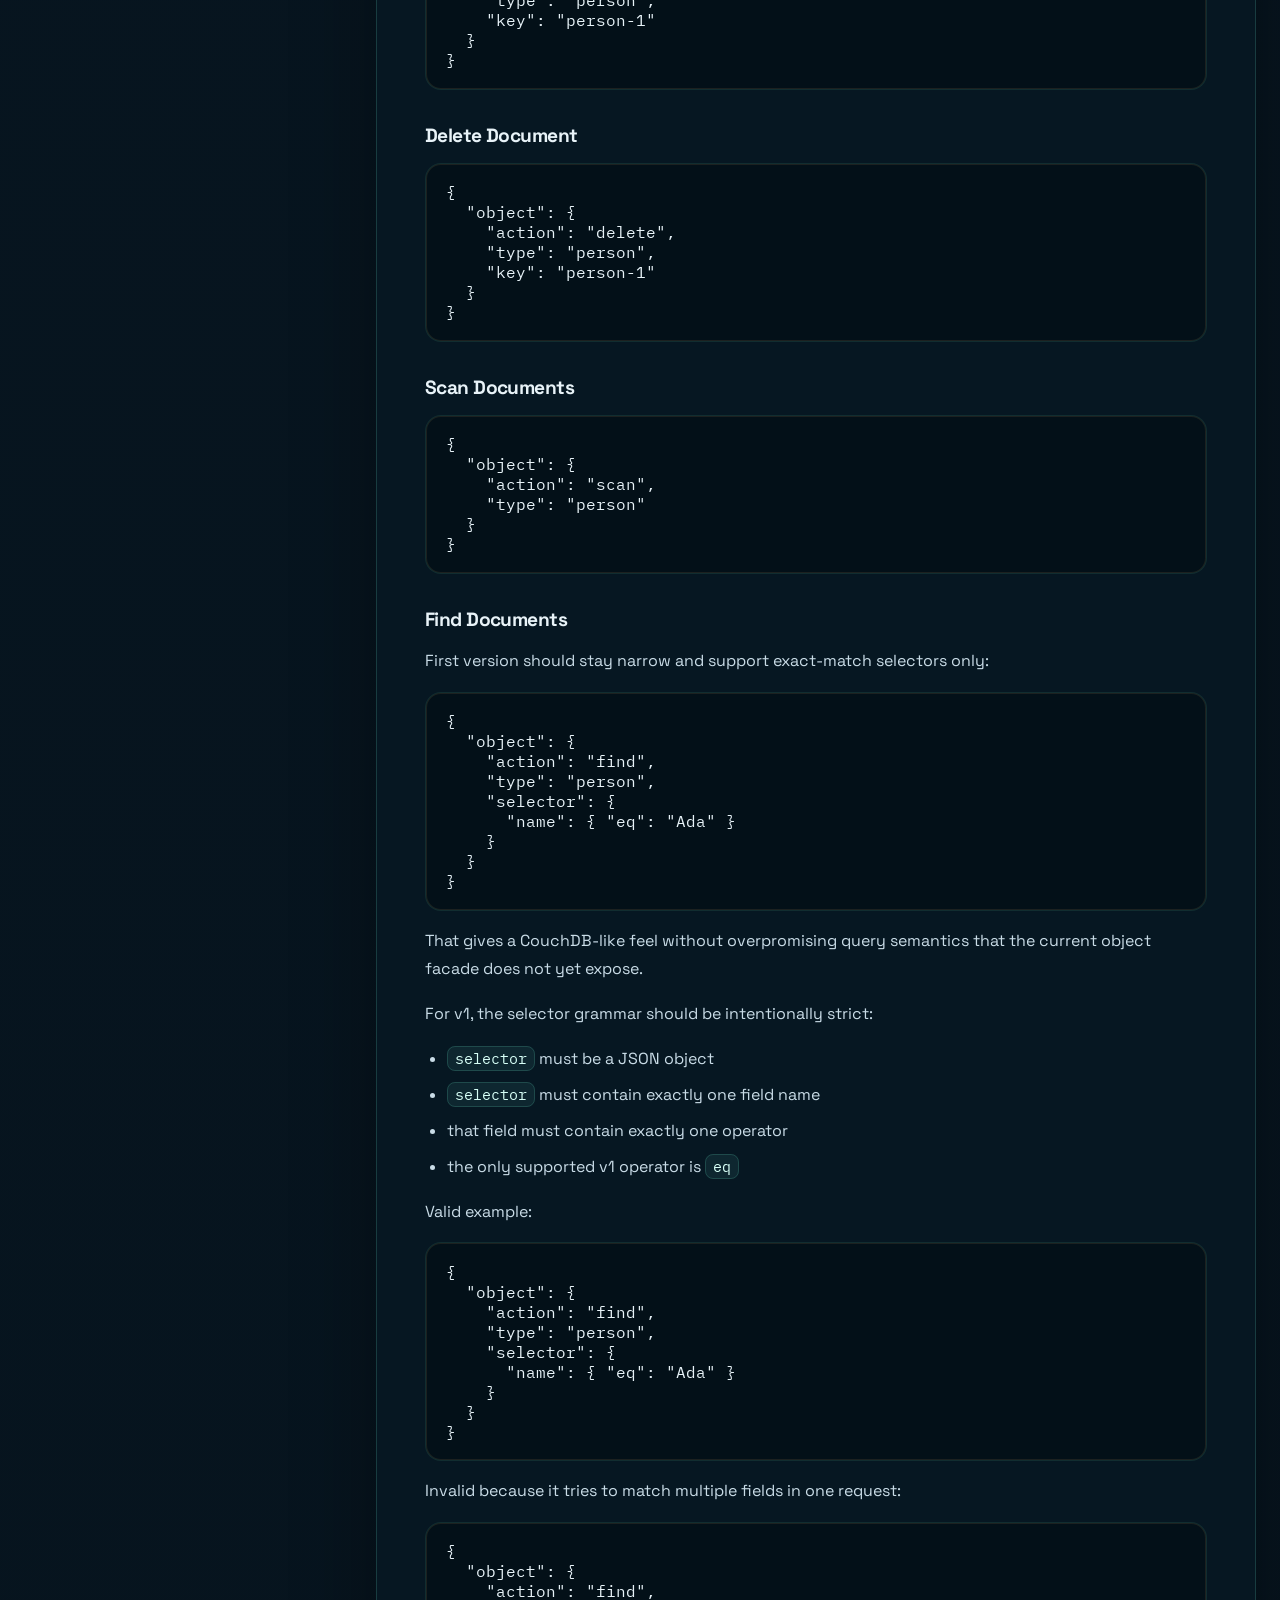
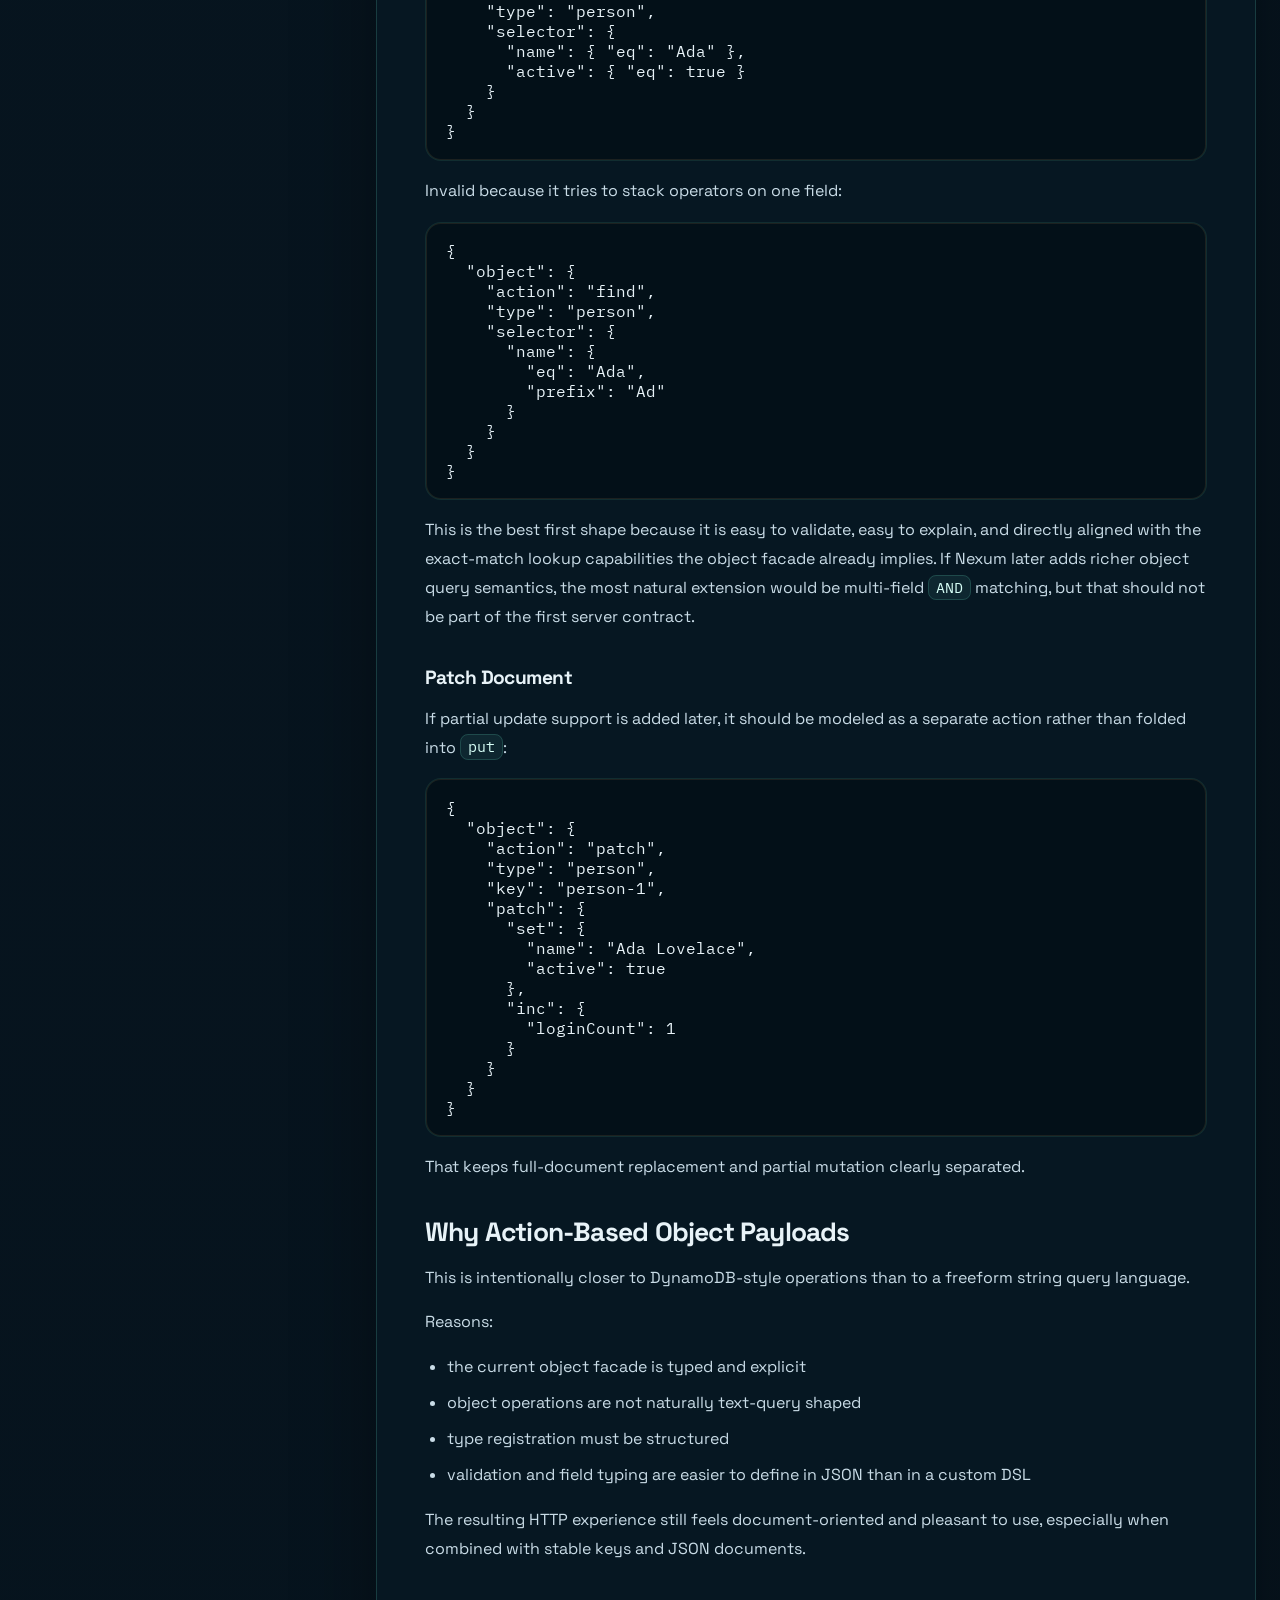
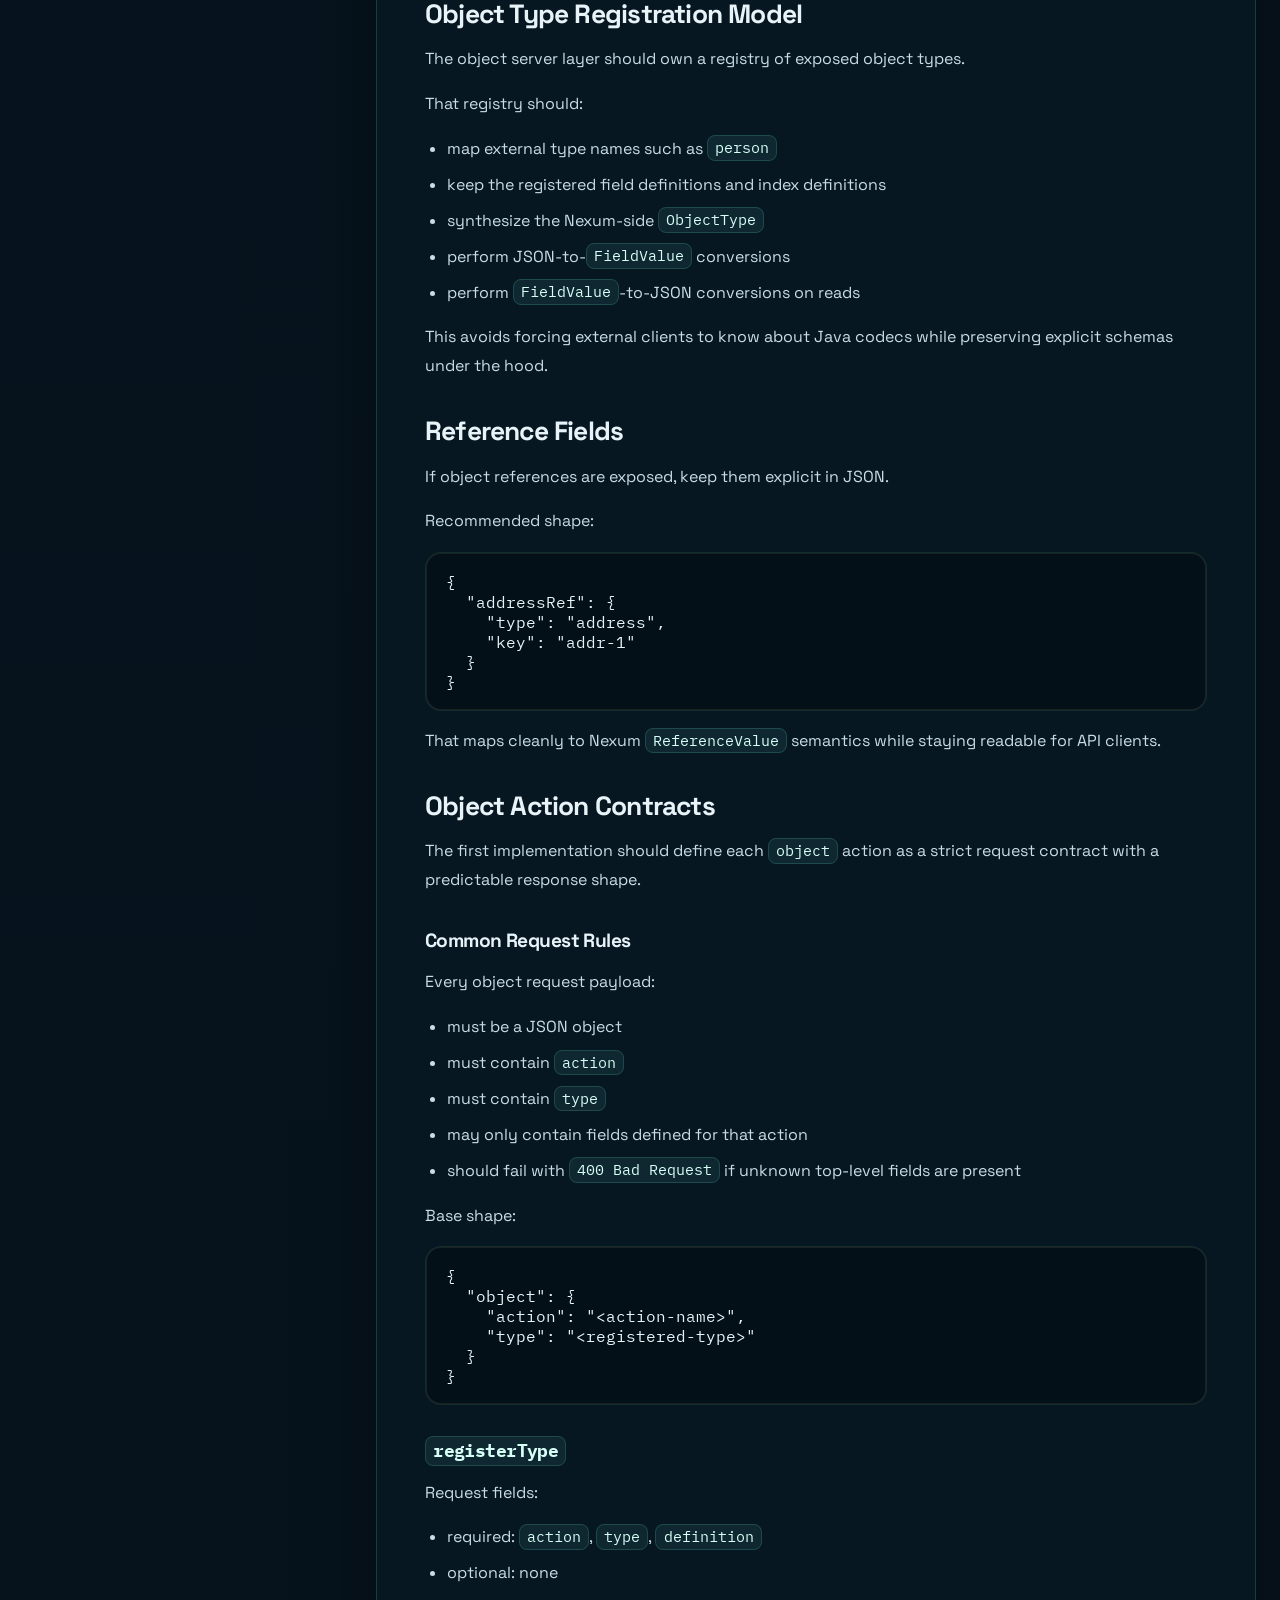
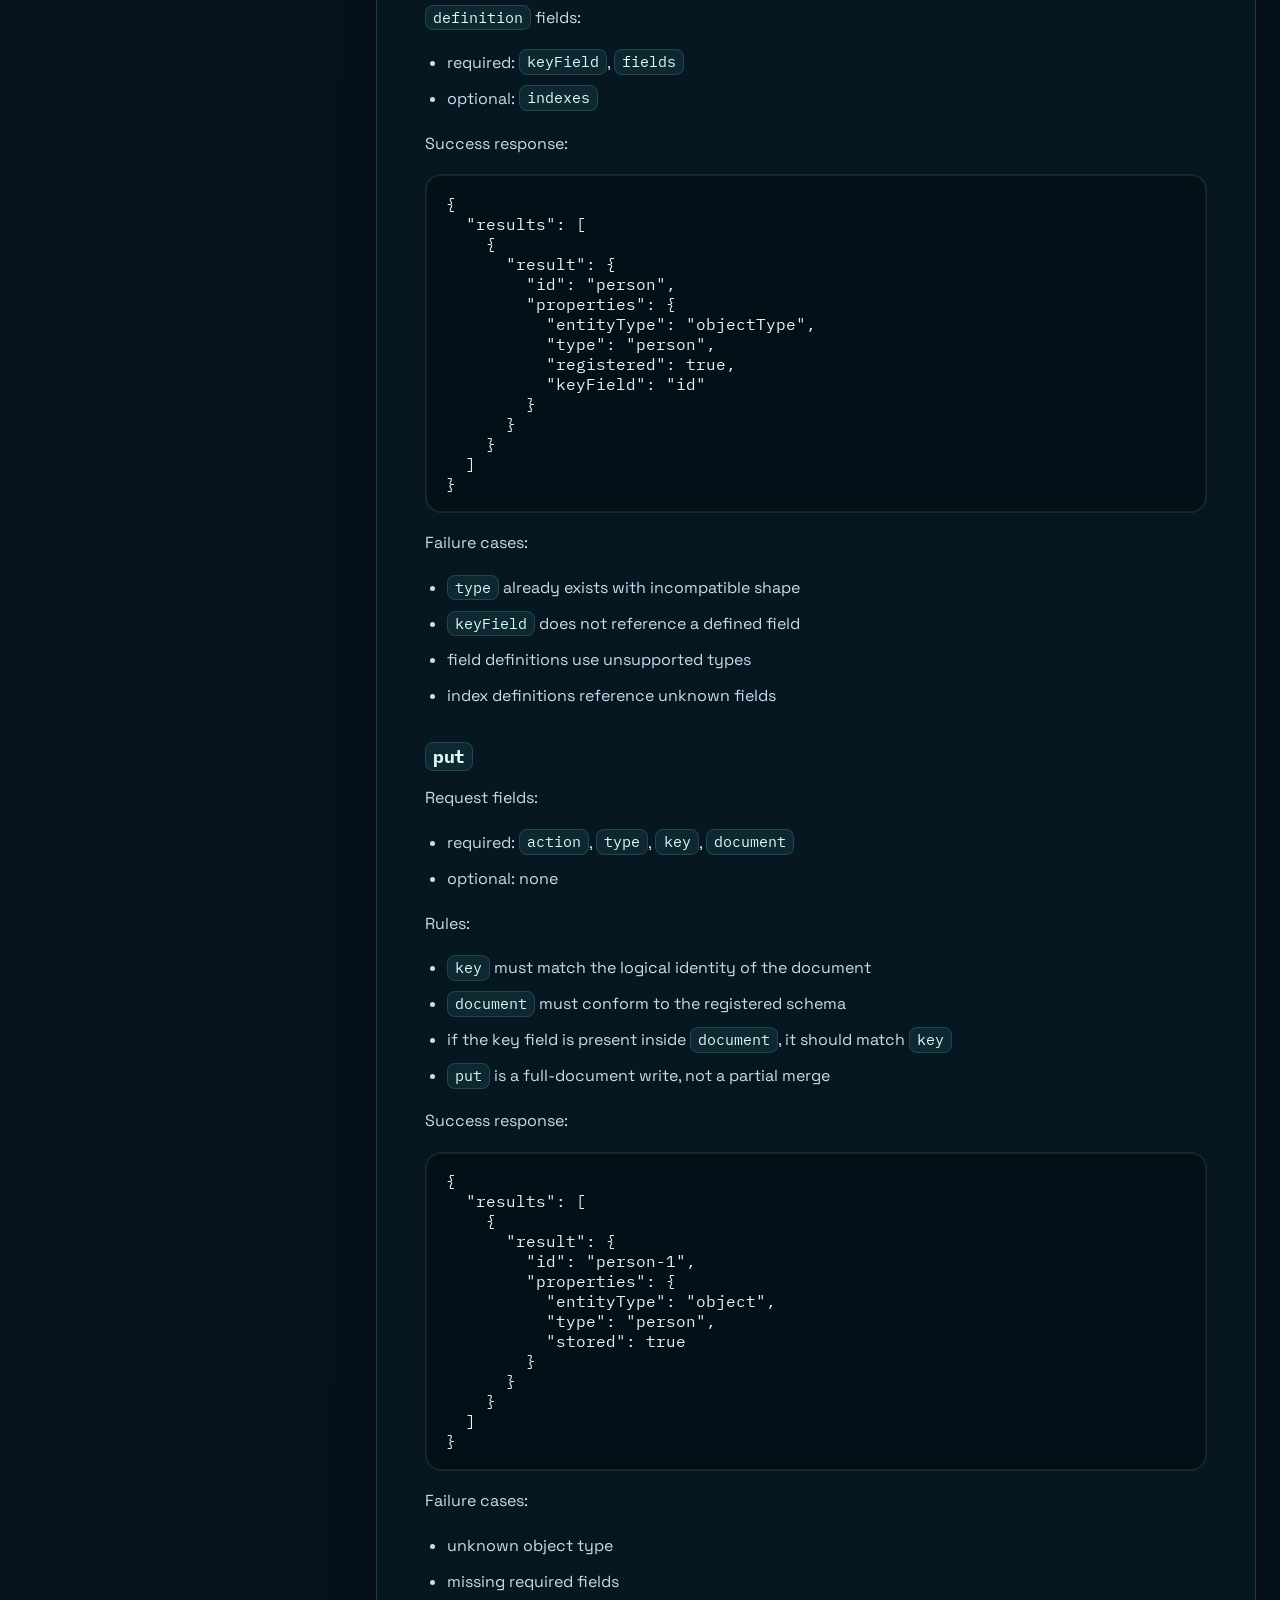
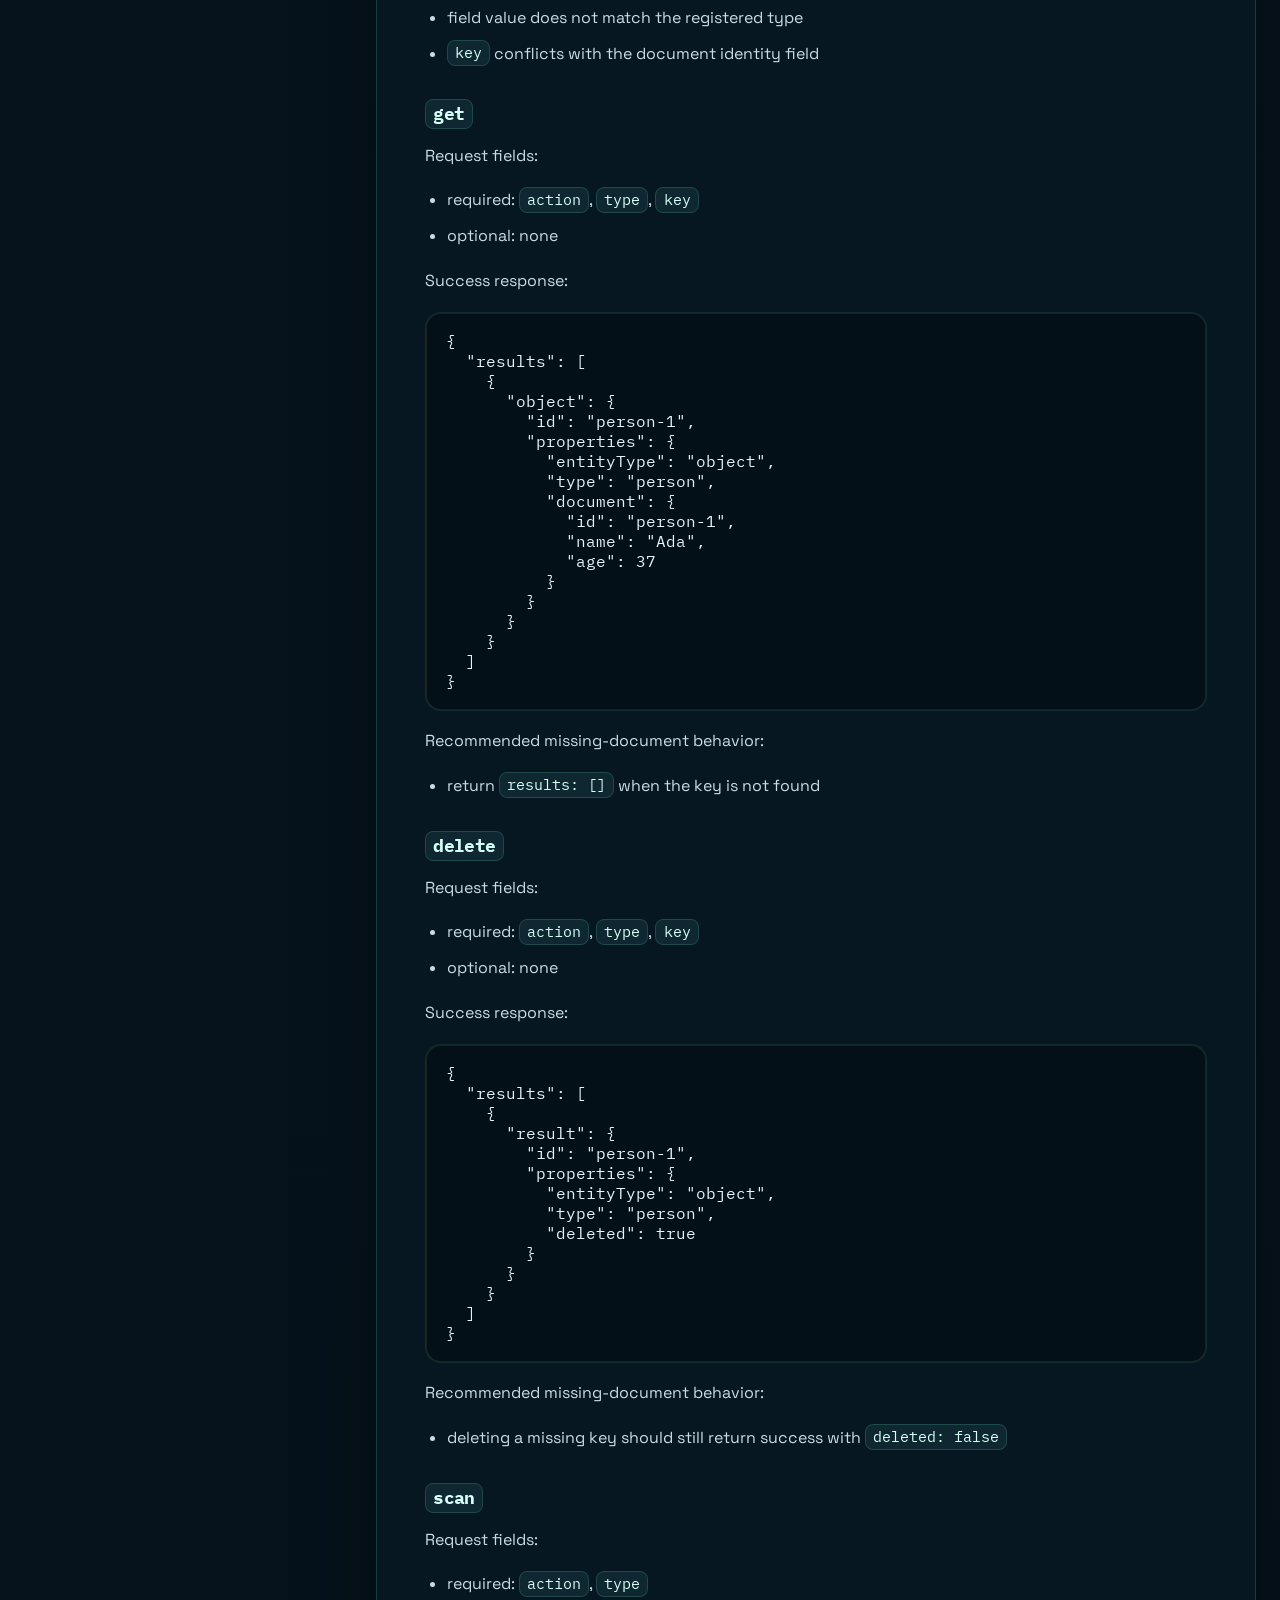
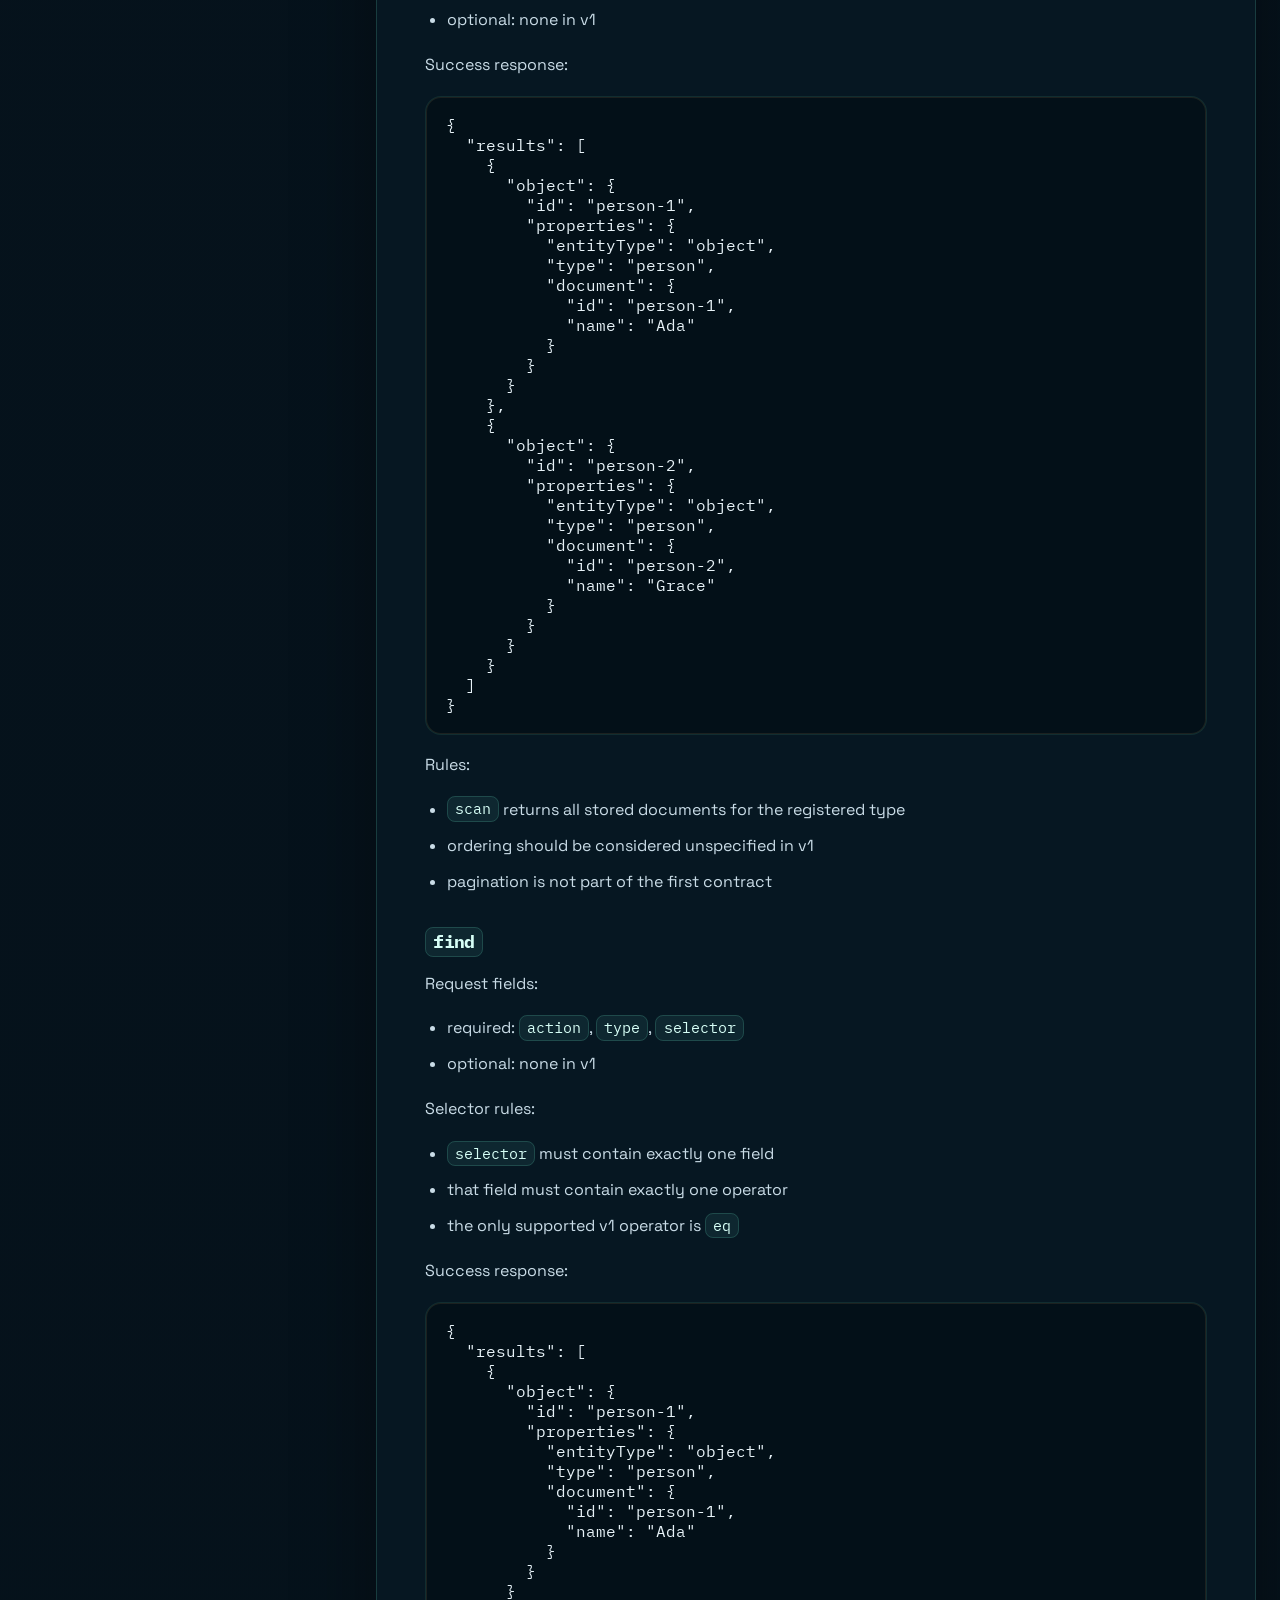
<file: docs/object-query-api-design.html>
<!DOCTYPE html>
<html lang="en">
<head>
    <meta charset="utf-8">
    <title>Object Query API Design</title>
    <meta name="description" content="Proposed evolution of the unified /query endpoint to support object operations through structured JSON payloads while preserving the provider model.">
    <meta name="viewport" content="width=device-width, initial-scale=1">
    <link rel="preconnect" href="https://fonts.googleapis.com">
    <link rel="preconnect" href="https://fonts.gstatic.com" crossorigin>
    <link href="https://fonts.googleapis.com/css2?family=IBM+Plex+Mono:wght@400;500&family=Space+Grotesk:wght@400;500;700&display=swap" rel="stylesheet">
    <link rel="stylesheet" href="css/normalize.css">
    <link rel="stylesheet" href="css/skeleton.css">
    <link rel="stylesheet" href="css/style.css">
    <link rel="icon" type="image/png" href="images/favicon-32.png">
</head>
<body class="theme-shell theme-docs">
<div class="shell">
    <div class="sidebar">
    <div class="sidebar__brand">
        <a class="sidebar__brand-link" href="/nexum">
            <span class="sidebar__mark"></span>
            <span>
                <strong>Nexum</strong>
                <small>Native database</small>
            </span>
        </a>
    </div>
    <p class="sidebar__tagline">A modern, high-performance database built around one native storage core.</p>
    <p class="sidebar__tagline"><a href="https://github.com/xgeoff/nexum">github.com/xgeoff/nexum</a></p>
    <nav class="sidebar__nav">
        <p class="sidebar__section-title">Documentation</p>
        <ul>
        
            





<li class="sidebar__file"><a href="/nexum/architecture.html">Architecture</a></li>


        
            





<li class="sidebar__file"><a href="/nexum/concurrency-model.html">Concurrency Model</a></li>


        
            





<li class="sidebar__file"><a href="/nexum/getting-started.html">Getting Started</a></li>


        
            





<li class="sidebar__file"><a href="/nexum/index.html">Overview</a></li>


        
            





<li class="sidebar__file"><a href="/nexum/jackson-adapter.html">Jackson Adapter</a></li>


        
            





<li class="sidebar__file"><a href="/nexum/mcp-server.html">Mcp Server</a></li>


        
            





<li class="sidebar__file"><a href="/nexum/object-facade.html">Object Facade</a></li>


        
            





<li class="sidebar__file"><a href="/nexum/object-query-api-design.html">Object Query Api Design</a></li>


        
            





<li class="sidebar__file"><a href="/nexum/relational-facade.html">Relational Facade</a></li>


        
            





<li class="sidebar__file"><a href="/nexum/server-query-guide.html">Server Query Guide</a></li>


        
            





<li class="sidebar__file"><a href="/nexum/unified-engine-model.html">Unified Engine Model</a></li>


        
            





<li class="sidebar__file"><a href="/nexum/vector-facade.html">Vector Facade</a></li>


        
        </ul>
    </nav>
</div>

    <main class="page-frame">
        <section class="hero-panel hero-panel--query">
            <p class="eyebrow">API Design</p>
            <h1>Object Query API Design</h1>
            <p class="hero-copy">Keep the elegant provider-dispatch model, but evolve provider payloads from plain strings to JSON objects so object storage can be exposed cleanly through the same /query endpoint.</p>
            <div class="query-banner">
                <span>Cypher -> graph facade</span>
                <span>SQL -> relational facade</span>
                <span>Server -> transport only</span>
            </div>
        </section>
        <section class="content-panel prose prose--docs prose--query">
<h1 id="object-query-api-design">Object Query API Design</h1>
<p>Status: proposed server API evolution</p>
<p>Repository: <a href="https://github.com/xgeoff/nexum">github.com/xgeoff/nexum</a></p>
<p>This document proposes how Nexum can add object operations to the server without abandoning the current provider model.</p>
<h2 id="goals">Goals</h2>
<ul>
<li>preserve the single <code>POST /query</code> entry point</li>
<li>preserve provider dispatch by top-level key</li>
<li>retain compatibility with existing <code>sql</code> and <code>cypher</code> callers</li>
<li>support object operations with structured JSON rather than string DSLs</li>
<li>keep the API narrow, explicit, and compatible with the current typed object facade</li>
</ul>
<h2 id="current-shape">Current Shape</h2>
<p>Today the request shape is:</p>
<pre><code class="language-json">{ "sql": "SELECT * FROM users" }
</code></pre>
<p>or:</p>
<pre><code class="language-json">{ "cypher": "MATCH (n) RETURN n" }
</code></pre>
<p>That is elegant, but too restrictive for object storage because object operations need structured payloads for actions such as type registration, document writes, and selectors.</p>
<h2 id="proposed-shape">Proposed Shape</h2>
<p>The top-level request remains a single-entry object:</p>
<pre><code class="language-json">{ "&lt;provider&gt;": &lt;provider-payload&gt; }
</code></pre>
<p>The provider payload becomes:</p>
<ul>
<li>either a string, for backward compatibility</li>
<li>or a JSON object, which becomes the canonical shape going forward</li>
</ul>
<p>Canonical examples:</p>
<pre><code class="language-json">{ "sql": { "queryText": "SELECT * FROM users" } }
</code></pre>
<pre><code class="language-json">{ "cypher": { "queryText": "MATCH (n) RETURN n" } }
</code></pre>
<pre><code class="language-json">{
  "object": {
    "action": "get",
    "type": "person",
    "key": "person-1"
  }
}
</code></pre>
<h2 id="backward-compatibility">Backward Compatibility</h2>
<p>The server should continue accepting the current string form:</p>
<pre><code class="language-json">{ "sql": "SELECT * FROM users" }
</code></pre>
<p>and normalize it internally to:</p>
<pre><code class="language-json">{ "sql": { "queryText": "SELECT * FROM users" } }
</code></pre>
<p>The same rule applies to <code>cypher</code>.</p>
<p>This gives Nexum:</p>
<ul>
<li>no immediate break for existing clients</li>
<li>one canonical internal request model</li>
<li>room for richer provider payloads later</li>
</ul>
<h2 id="normalization-rules">Normalization Rules</h2>
<p>For every request:</p>
<ol>
<li>the JSON body must contain exactly one top-level key</li>
<li>the key is the provider name, such as <code>sql</code>, <code>cypher</code>, or <code>object</code></li>
<li>if the value is a string, normalize it to <code>{ "queryText": "&lt;value&gt;" }</code></li>
<li>if the value is an object, pass it through as provider payload</li>
<li>any other payload type is a <code>400 Bad Request</code></li>
</ol>
<p>Example invalid requests:</p>
<pre><code class="language-json">{ "sql": 42 }
</code></pre>
<pre><code class="language-json">{ "sql": { "queryText": "SELECT * FROM users" }, "cypher": { "queryText": "MATCH (n) RETURN n" } }
</code></pre>
<h2 id="provider-contract">Provider Contract</h2>
<p>The current <code>QueryProvider</code> contract is string-based. To support normalized provider payloads cleanly, the provider boundary should evolve from:</p>
<pre><code class="language-java">String queryType();
QueryResult execute(String query);
</code></pre>
<p>to something like:</p>
<pre><code class="language-java">String queryType();
QueryResult execute(QueryCommand command);
</code></pre>
<p>Where <code>QueryCommand</code> represents:</p>
<ul>
<li>provider name</li>
<li>normalized payload object</li>
</ul>
<p>Conceptually:</p>
<pre><code class="language-java">public record QueryCommand(
        String queryType,
        Map&lt;String, Object&gt; payload
) {}
</code></pre>
<p>That keeps the registry/provider architecture intact while making payloads extensible.</p>
<h2 id="sql-provider-payload">SQL Provider Payload</h2>
<p>First version:</p>
<pre><code class="language-json">{
  "sql": {
    "queryText": "SELECT * FROM users"
  }
}
</code></pre>
<p>Possible future extension:</p>
<pre><code class="language-json">{
  "sql": {
    "queryText": "SELECT * FROM users WHERE id = ?",
    "params": ["u1"]
  }
}
</code></pre>
<p>For now, only <code>queryText</code> is required.</p>
<h2 id="cypher-provider-payload">Cypher Provider Payload</h2>
<p>First version:</p>
<pre><code class="language-json">{
  "cypher": {
    "queryText": "MATCH (n) RETURN n"
  }
}
</code></pre>
<p>Possible future extension could mirror SQL with additional options, but the first cut should stay narrow.</p>
<h2 id="object-provider-payload">Object Provider Payload</h2>
<p>The object provider should be JSON-native and action-oriented.</p>
<p>Recommended first actions:</p>
<ul>
<li><code>registerType</code></li>
<li><code>put</code></li>
<li><code>get</code></li>
<li><code>delete</code></li>
<li><code>scan</code></li>
<li><code>find</code></li>
</ul>
<h3 id="register-type">Register Type</h3>
<pre><code class="language-json">{
  "object": {
    "action": "registerType",
    "type": "person",
    "definition": {
      "keyField": "id",
      "fields": {
        "id": { "type": "string", "required": true },
        "name": { "type": "string", "required": true },
        "age": { "type": "long", "required": false },
        "active": { "type": "boolean", "required": false }
      },
      "indexes": [
        { "name": "person_name_idx", "kind": "non_unique", "fields": ["name"] },
        { "name": "person_age_idx", "kind": "ordered_range", "fields": ["age"] }
      ]
    }
  }
}
</code></pre>
<p>Semantics:</p>
<ul>
<li>registers a server-known object type called <code>person</code></li>
<li>synthesizes a Nexum <code>ObjectType</code></li>
<li>persists the type through the engine schema layer</li>
<li>makes future <code>person</code> document operations valid</li>
</ul>
<h3 id="put-document">Put Document</h3>
<pre><code class="language-json">{
  "object": {
    "action": "put",
    "type": "person",
    "key": "person-1",
    "document": {
      "id": "person-1",
      "name": "Ada",
      "age": 37,
      "active": true
    }
  }
}
</code></pre>
<p>Semantics:</p>
<ul>
<li>validates the document against the registered type</li>
<li>converts JSON fields to Nexum <code>FieldValue</code> instances</li>
<li>saves or replaces the stored object</li>
</ul>
<h3 id="get-document">Get Document</h3>
<pre><code class="language-json">{
  "object": {
    "action": "get",
    "type": "person",
    "key": "person-1"
  }
}
</code></pre>
<h3 id="delete-document">Delete Document</h3>
<pre><code class="language-json">{
  "object": {
    "action": "delete",
    "type": "person",
    "key": "person-1"
  }
}
</code></pre>
<h3 id="scan-documents">Scan Documents</h3>
<pre><code class="language-json">{
  "object": {
    "action": "scan",
    "type": "person"
  }
}
</code></pre>
<h3 id="find-documents">Find Documents</h3>
<p>First version should stay narrow and support exact-match selectors only:</p>
<pre><code class="language-json">{
  "object": {
    "action": "find",
    "type": "person",
    "selector": {
      "name": { "eq": "Ada" }
    }
  }
}
</code></pre>
<p>That gives a CouchDB-like feel without overpromising query semantics that the current object facade does not yet expose.</p>
<p>For v1, the selector grammar should be intentionally strict:</p>
<ul>
<li><code>selector</code> must be a JSON object</li>
<li><code>selector</code> must contain exactly one field name</li>
<li>that field must contain exactly one operator</li>
<li>the only supported v1 operator is <code>eq</code></li>
</ul>
<p>Valid example:</p>
<pre><code class="language-json">{
  "object": {
    "action": "find",
    "type": "person",
    "selector": {
      "name": { "eq": "Ada" }
    }
  }
}
</code></pre>
<p>Invalid because it tries to match multiple fields in one request:</p>
<pre><code class="language-json">{
  "object": {
    "action": "find",
    "type": "person",
    "selector": {
      "name": { "eq": "Ada" },
      "active": { "eq": true }
    }
  }
}
</code></pre>
<p>Invalid because it tries to stack operators on one field:</p>
<pre><code class="language-json">{
  "object": {
    "action": "find",
    "type": "person",
    "selector": {
      "name": {
        "eq": "Ada",
        "prefix": "Ad"
      }
    }
  }
}
</code></pre>
<p>This is the best first shape because it is easy to validate, easy to explain, and directly aligned with the exact-match lookup capabilities the object facade already implies. If Nexum later adds richer object query semantics, the most natural extension would be multi-field <code>AND</code> matching, but that should not be part of the first server contract.</p>
<h3 id="patch-document">Patch Document</h3>
<p>If partial update support is added later, it should be modeled as a separate action rather than folded into <code>put</code>:</p>
<pre><code class="language-json">{
  "object": {
    "action": "patch",
    "type": "person",
    "key": "person-1",
    "patch": {
      "set": {
        "name": "Ada Lovelace",
        "active": true
      },
      "inc": {
        "loginCount": 1
      }
    }
  }
}
</code></pre>
<p>That keeps full-document replacement and partial mutation clearly separated.</p>
<h2 id="why-action-based-object-payloads">Why Action-Based Object Payloads</h2>
<p>This is intentionally closer to DynamoDB-style operations than to a freeform string query language.</p>
<p>Reasons:</p>
<ul>
<li>the current object facade is typed and explicit</li>
<li>object operations are not naturally text-query shaped</li>
<li>type registration must be structured</li>
<li>validation and field typing are easier to define in JSON than in a custom DSL</li>
</ul>
<p>The resulting HTTP experience still feels document-oriented and pleasant to use, especially when combined with stable keys and JSON documents.</p>
<h2 id="object-type-registration-model">Object Type Registration Model</h2>
<p>The object server layer should own a registry of exposed object types.</p>
<p>That registry should:</p>
<ul>
<li>map external type names such as <code>person</code></li>
<li>keep the registered field definitions and index definitions</li>
<li>synthesize the Nexum-side <code>ObjectType</code></li>
<li>perform JSON-to-<code>FieldValue</code> conversions</li>
<li>perform <code>FieldValue</code>-to-JSON conversions on reads</li>
</ul>
<p>This avoids forcing external clients to know about Java codecs while preserving explicit schemas under the hood.</p>
<h2 id="reference-fields">Reference Fields</h2>
<p>If object references are exposed, keep them explicit in JSON.</p>
<p>Recommended shape:</p>
<pre><code class="language-json">{
  "addressRef": {
    "type": "address",
    "key": "addr-1"
  }
}
</code></pre>
<p>That maps cleanly to Nexum <code>ReferenceValue</code> semantics while staying readable for API clients.</p>
<h2 id="object-action-contracts">Object Action Contracts</h2>
<p>The first implementation should define each <code>object</code> action as a strict request contract with a predictable response shape.</p>
<h3 id="common-request-rules">Common Request Rules</h3>
<p>Every object request payload:</p>
<ul>
<li>must be a JSON object</li>
<li>must contain <code>action</code></li>
<li>must contain <code>type</code></li>
<li>may only contain fields defined for that action</li>
<li>should fail with <code>400 Bad Request</code> if unknown top-level fields are present</li>
</ul>
<p>Base shape:</p>
<pre><code class="language-json">{
  "object": {
    "action": "&lt;action-name&gt;",
    "type": "&lt;registered-type&gt;"
  }
}
</code></pre>
<h3 id="registertype"><code>registerType</code></h3>
<p>Request fields:</p>
<ul>
<li>required: <code>action</code>, <code>type</code>, <code>definition</code></li>
<li>optional: none</li>
</ul>
<p><code>definition</code> fields:</p>
<ul>
<li>required: <code>keyField</code>, <code>fields</code></li>
<li>optional: <code>indexes</code></li>
</ul>
<p>Success response:</p>
<pre><code class="language-json">{
  "results": [
    {
      "result": {
        "id": "person",
        "properties": {
          "entityType": "objectType",
          "type": "person",
          "registered": true,
          "keyField": "id"
        }
      }
    }
  ]
}
</code></pre>
<p>Failure cases:</p>
<ul>
<li><code>type</code> already exists with incompatible shape</li>
<li><code>keyField</code> does not reference a defined field</li>
<li>field definitions use unsupported types</li>
<li>index definitions reference unknown fields</li>
</ul>
<h3 id="put"><code>put</code></h3>
<p>Request fields:</p>
<ul>
<li>required: <code>action</code>, <code>type</code>, <code>key</code>, <code>document</code></li>
<li>optional: none</li>
</ul>
<p>Rules:</p>
<ul>
<li><code>key</code> must match the logical identity of the document</li>
<li><code>document</code> must conform to the registered schema</li>
<li>if the key field is present inside <code>document</code>, it should match <code>key</code></li>
<li><code>put</code> is a full-document write, not a partial merge</li>
</ul>
<p>Success response:</p>
<pre><code class="language-json">{
  "results": [
    {
      "result": {
        "id": "person-1",
        "properties": {
          "entityType": "object",
          "type": "person",
          "stored": true
        }
      }
    }
  ]
}
</code></pre>
<p>Failure cases:</p>
<ul>
<li>unknown object type</li>
<li>missing required fields</li>
<li>field value does not match the registered type</li>
<li><code>key</code> conflicts with the document identity field</li>
</ul>
<h3 id="get"><code>get</code></h3>
<p>Request fields:</p>
<ul>
<li>required: <code>action</code>, <code>type</code>, <code>key</code></li>
<li>optional: none</li>
</ul>
<p>Success response:</p>
<pre><code class="language-json">{
  "results": [
    {
      "object": {
        "id": "person-1",
        "properties": {
          "entityType": "object",
          "type": "person",
          "document": {
            "id": "person-1",
            "name": "Ada",
            "age": 37
          }
        }
      }
    }
  ]
}
</code></pre>
<p>Recommended missing-document behavior:</p>
<ul>
<li>return <code>results: []</code> when the key is not found</li>
</ul>
<h3 id="delete"><code>delete</code></h3>
<p>Request fields:</p>
<ul>
<li>required: <code>action</code>, <code>type</code>, <code>key</code></li>
<li>optional: none</li>
</ul>
<p>Success response:</p>
<pre><code class="language-json">{
  "results": [
    {
      "result": {
        "id": "person-1",
        "properties": {
          "entityType": "object",
          "type": "person",
          "deleted": true
        }
      }
    }
  ]
}
</code></pre>
<p>Recommended missing-document behavior:</p>
<ul>
<li>deleting a missing key should still return success with <code>deleted: false</code></li>
</ul>
<h3 id="scan"><code>scan</code></h3>
<p>Request fields:</p>
<ul>
<li>required: <code>action</code>, <code>type</code></li>
<li>optional: none in v1</li>
</ul>
<p>Success response:</p>
<pre><code class="language-json">{
  "results": [
    {
      "object": {
        "id": "person-1",
        "properties": {
          "entityType": "object",
          "type": "person",
          "document": {
            "id": "person-1",
            "name": "Ada"
          }
        }
      }
    },
    {
      "object": {
        "id": "person-2",
        "properties": {
          "entityType": "object",
          "type": "person",
          "document": {
            "id": "person-2",
            "name": "Grace"
          }
        }
      }
    }
  ]
}
</code></pre>
<p>Rules:</p>
<ul>
<li><code>scan</code> returns all stored documents for the registered type</li>
<li>ordering should be considered unspecified in v1</li>
<li>pagination is not part of the first contract</li>
</ul>
<h3 id="find"><code>find</code></h3>
<p>Request fields:</p>
<ul>
<li>required: <code>action</code>, <code>type</code>, <code>selector</code></li>
<li>optional: none in v1</li>
</ul>
<p>Selector rules:</p>
<ul>
<li><code>selector</code> must contain exactly one field</li>
<li>that field must contain exactly one operator</li>
<li>the only supported v1 operator is <code>eq</code></li>
</ul>
<p>Success response:</p>
<pre><code class="language-json">{
  "results": [
    {
      "object": {
        "id": "person-1",
        "properties": {
          "entityType": "object",
          "type": "person",
          "document": {
            "id": "person-1",
            "name": "Ada"
          }
        }
      }
    }
  ]
}
</code></pre>
<p>Rules:</p>
<ul>
<li>if the target field is indexed, the provider should prefer the index path</li>
<li>if the target field is not indexed, the provider may fall back to scanning</li>
<li>empty matches should return <code>results: []</code></li>
</ul>
<h3 id="patch"><code>patch</code></h3>
<p><code>patch</code> should remain a planned extension rather than a first-version action.</p>
<p>If it is added later, request fields should be:</p>
<ul>
<li>required: <code>action</code>, <code>type</code>, <code>key</code>, <code>patch</code></li>
<li>optional: none</li>
</ul>
<p>Supported patch operators should be limited to:</p>
<ul>
<li><code>set</code></li>
<li><code>inc</code></li>
</ul>
<p>Recommended success response:</p>
<pre><code class="language-json">{
  "results": [
    {
      "result": {
        "id": "person-1",
        "properties": {
          "entityType": "object",
          "type": "person",
          "patched": true
        }
      }
    }
  ]
}
</code></pre>
<h2 id="response-shape">Response Shape</h2>
<p>The current server already uses:</p>
<pre><code class="language-json">{
  "results": [
    {
      "row": {
        "id": "u1",
        "properties": {
          "entityType": "row",
          "name": "Ada"
        }
      }
    }
  ]
}
</code></pre>
<p>To stay compatible and intentional, object results should fit the same envelope:</p>
<pre><code class="language-json">{
  "results": [
    {
      "object": {
        "id": "person-1",
        "properties": {
          "entityType": "object",
          "type": "person",
          "document": {
            "id": "person-1",
            "name": "Ada",
            "age": 37
          }
        }
      }
    }
  ]
}
</code></pre>
<p>For mutations:</p>
<pre><code class="language-json">{
  "results": [
    {
      "result": {
        "id": "person-1",
        "properties": {
          "entityType": "object",
          "type": "person",
          "stored": true
        }
      }
    }
  ]
}
</code></pre>
<p>This preserves the current <code>results[]</code> convention while allowing object payloads to carry document bodies.</p>
<h2 id="error-handling">Error Handling</h2>
<p>Object operations should match the current server behavior and return <code>400 Bad Request</code> for:</p>
<ul>
<li>unknown provider name</li>
<li>malformed payload</li>
<li>unknown object action</li>
<li>unknown type</li>
<li>invalid field name</li>
<li>invalid field type</li>
<li>missing required field</li>
<li>selector shapes not supported by the current implementation</li>
</ul>
<p>That keeps object behavior compatible with current SQL/Cypher request validation.</p>
<h2 id="operator-semantics">Operator Semantics</h2>
<p>The operator vocabulary should stay very small and be documented explicitly.</p>
<h3 id="selector-operators">Selector Operators</h3>
<h4 id="eq"><code>eq</code></h4>
<p>Exact-match comparison for a single field.</p>
<p>Example:</p>
<pre><code class="language-json">{
  "selector": {
    "name": { "eq": "Ada" }
  }
}
</code></pre>
<p>Rules:</p>
<ol>
<li><code>selector</code> must be a JSON object</li>
<li>each key inside <code>selector</code> is a field name</li>
<li>for v1, exactly one field selector should be accepted</li>
<li>for v1, each field may specify only one operator</li>
<li><code>eq</code> means exact field equality</li>
<li>if the field is indexed, the provider should use the exact-match index path</li>
<li>if the field is not indexed, the provider may fall back to scanning that registered type</li>
</ol>
<p>Supported field types:</p>
<ul>
<li><code>string</code></li>
<li><code>long</code></li>
<li><code>double</code></li>
<li><code>boolean</code></li>
<li><code>reference</code></li>
</ul>
<p>Reference values should not introduce a separate <code>ref</code> operator. Instead, reference equality should be expressed through <code>eq</code> with a typed reference value:</p>
<pre><code class="language-json">{
  "selector": {
    "addressRef": {
      "eq": {
        "type": "address",
        "key": "addr-1"
      }
    }
  }
}
</code></pre>
<p>That keeps the operator vocabulary smaller while still supporting reference matching.</p>
<h3 id="patch-operators">Patch Operators</h3>
<p>Patch operators should only be valid inside the <code>patch</code> action payload.</p>
<h4 id="set"><code>set</code></h4>
<p>Replace one or more fields with supplied values.</p>
<p>Example:</p>
<pre><code class="language-json">{
  "patch": {
    "set": {
      "name": "Ada Lovelace",
      "active": true
    }
  }
}
</code></pre>
<p>Rules:</p>
<ol>
<li><code>set</code> must be a JSON object mapping field names to values</li>
<li>each assigned value must conform to the registered field type</li>
<li>required-field constraints must still be satisfied after applying the patch</li>
<li>the key field should be immutable through <code>patch</code></li>
<li>reference fields should use the same typed value shape used by <code>eq</code></li>
</ol>
<h4 id="inc"><code>inc</code></h4>
<p>Increment one or more numeric fields by the supplied numeric delta.</p>
<p>Example:</p>
<pre><code class="language-json">{
  "patch": {
    "inc": {
      "loginCount": 1,
      "balance": 12.5
    }
  }
}
</code></pre>
<p>Rules:</p>
<ol>
<li><code>inc</code> must be a JSON object mapping field names to numeric deltas</li>
<li><code>inc</code> is valid only for <code>long</code> and <code>double</code> fields</li>
<li><code>inc</code> is invalid for <code>string</code>, <code>boolean</code>, and <code>reference</code> fields</li>
<li>if the field is missing and the schema does not define a valid numeric default, the request should fail</li>
<li>numeric overflow or invalid coercion should fail with <code>400 Bad Request</code></li>
</ol>
<h3 id="unknown-operators">Unknown Operators</h3>
<p>Unknown operators should always fail fast with <code>400 Bad Request</code>.</p>
<p>Invalid example:</p>
<pre><code class="language-json">{
  "selector": {
    "name": { "prefix": "Ad" }
  }
}
</code></pre>
<p>That keeps the contract explicit and avoids accidental drift toward undocumented query semantics.</p>
<h2 id="first-version-scope">First Version Scope</h2>
<p>Recommended v1 scope:</p>
<ul>
<li><code>registerType</code></li>
<li><code>put</code></li>
<li><code>get</code></li>
<li><code>delete</code></li>
<li><code>scan</code></li>
<li><code>find</code> with exact-match selectors only</li>
<li><code>find</code> limited to exactly one field and one <code>eq</code> operator per request</li>
</ul>
<p>Not recommended for v1:</p>
<ul>
<li>schema-less documents</li>
<li>arbitrary nested selectors</li>
<li>multi-field selector matching</li>
<li>partial update operators like <code>set</code> and <code>inc</code></li>
<li>revision trees or CouchDB <code>_rev</code> semantics</li>
<li>sort/limit/skip unless backed cleanly by the facade</li>
</ul>
<h2 id="why-this-looks-intentional">Why This Looks Intentional</h2>
<p>This proposal keeps the best part of the current server API:</p>
<ul>
<li>one endpoint</li>
<li>one provider key</li>
<li>provider-dispatched execution</li>
</ul>
<p>But upgrades the payload contract so providers are no longer artificially limited to a single string.</p>
<p>That gives Nexum:</p>
<ul>
<li><code>sql</code> and <code>cypher</code> for text-query providers</li>
<li><code>object</code> for structured document operations</li>
<li>one unified <code>/query</code> surface</li>
<li>backward compatibility for current callers</li>
</ul>
<h2 id="summary">Summary</h2>
<p>Recommended direction:</p>
<ol>
<li>keep <code>POST /query</code></li>
<li>require exactly one top-level provider key</li>
<li>normalize string payloads to <code>{ "queryText": ... }</code></li>
<li>evolve providers to accept normalized JSON payloads</li>
<li>add an <code>object</code> provider with action-oriented JSON requests</li>
</ol>
<p>This preserves the elegance of the current API while making object storage a first-class citizen of the same server contract.</p>

        </section>
    </main>
</div>
</body>
</html>
</file>
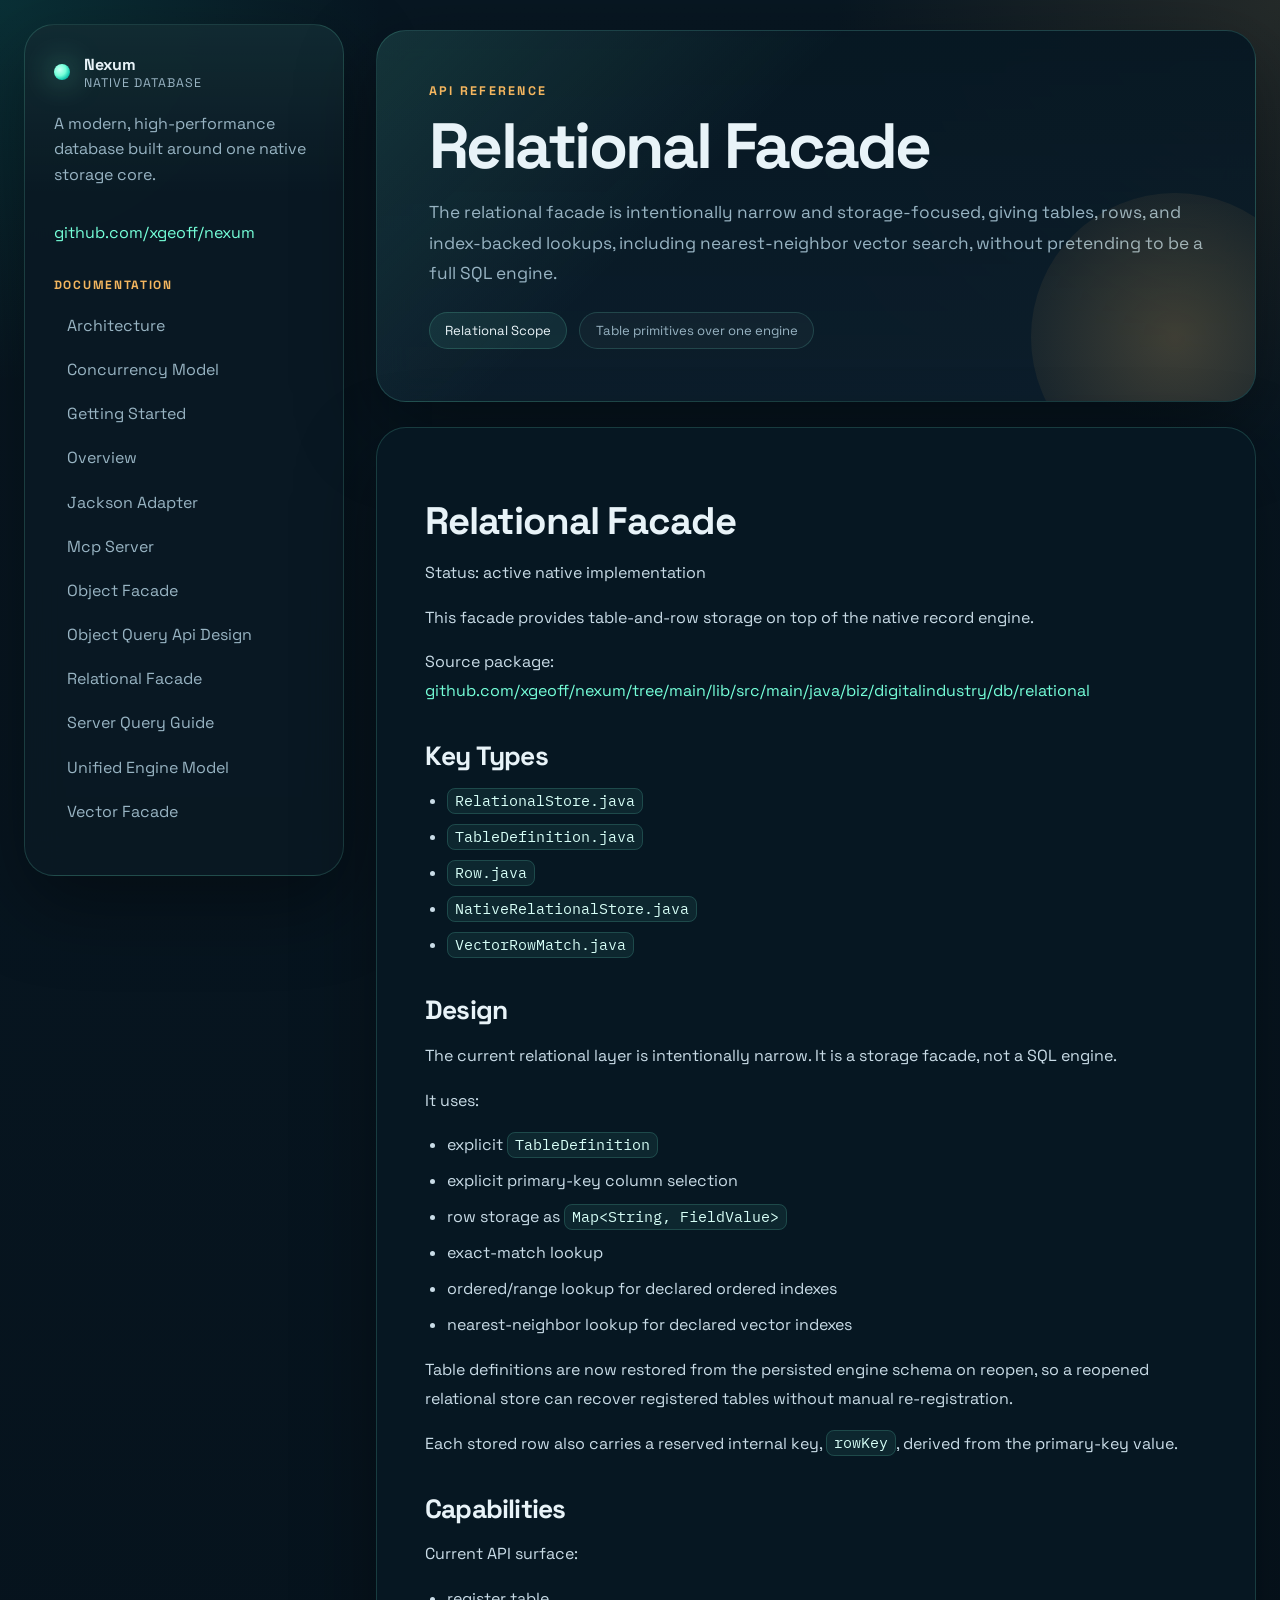
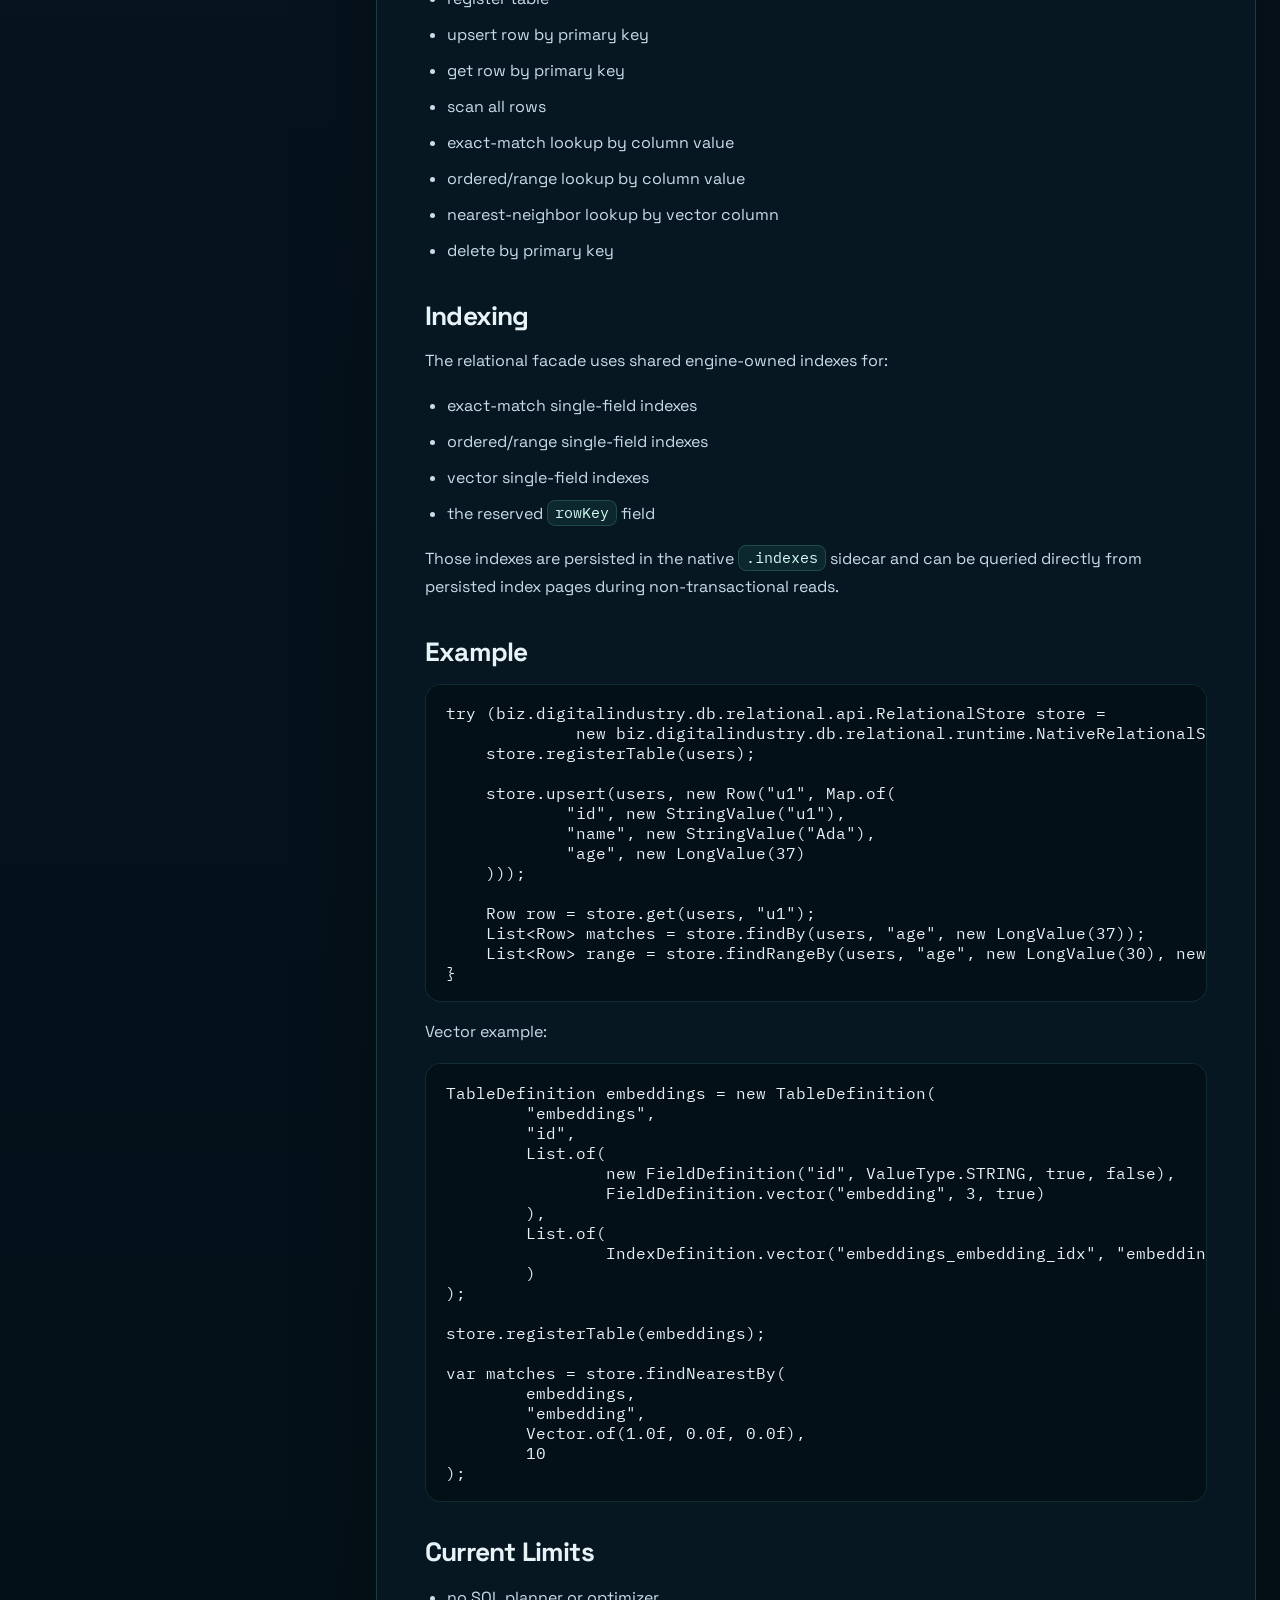
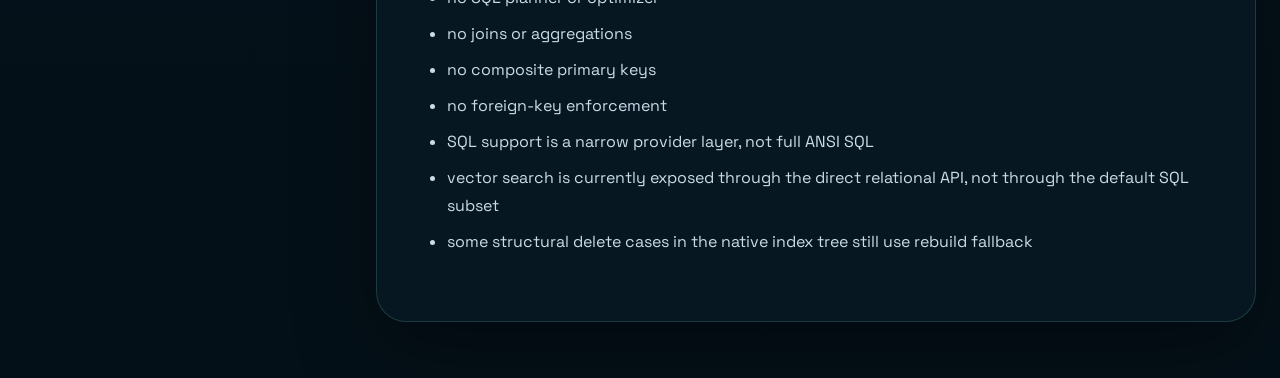
<file: docs/relational-facade.html>
<!DOCTYPE html>
<html lang="en">
<head>
    <meta charset="utf-8">
    <title>Relational Facade</title>
    <meta name="description" content="Table-and-row storage over the shared native engine with exact, range, and vector lookup on declared indexes.">
    <meta name="viewport" content="width=device-width, initial-scale=1">
    <link rel="preconnect" href="https://fonts.googleapis.com">
    <link rel="preconnect" href="https://fonts.gstatic.com" crossorigin>
    <link href="https://fonts.googleapis.com/css2?family=IBM+Plex+Mono:wght@400;500&family=Space+Grotesk:wght@400;500;700&display=swap" rel="stylesheet">
    <link rel="stylesheet" href="css/normalize.css">
    <link rel="stylesheet" href="css/skeleton.css">
    <link rel="stylesheet" href="css/style.css">
    <link rel="icon" type="image/png" href="images/favicon-32.png">
</head>
<body class="theme-shell theme-docs">
<div class="shell">
    <div class="sidebar">
    <div class="sidebar__brand">
        <a class="sidebar__brand-link" href="/nexum">
            <span class="sidebar__mark"></span>
            <span>
                <strong>Nexum</strong>
                <small>Native database</small>
            </span>
        </a>
    </div>
    <p class="sidebar__tagline">A modern, high-performance database built around one native storage core.</p>
    <p class="sidebar__tagline"><a href="https://github.com/xgeoff/nexum">github.com/xgeoff/nexum</a></p>
    <nav class="sidebar__nav">
        <p class="sidebar__section-title">Documentation</p>
        <ul>
        
            





<li class="sidebar__file"><a href="/nexum/architecture.html">Architecture</a></li>


        
            





<li class="sidebar__file"><a href="/nexum/concurrency-model.html">Concurrency Model</a></li>


        
            





<li class="sidebar__file"><a href="/nexum/getting-started.html">Getting Started</a></li>


        
            





<li class="sidebar__file"><a href="/nexum/index.html">Overview</a></li>


        
            





<li class="sidebar__file"><a href="/nexum/jackson-adapter.html">Jackson Adapter</a></li>


        
            





<li class="sidebar__file"><a href="/nexum/mcp-server.html">Mcp Server</a></li>


        
            





<li class="sidebar__file"><a href="/nexum/object-facade.html">Object Facade</a></li>


        
            





<li class="sidebar__file"><a href="/nexum/object-query-api-design.html">Object Query Api Design</a></li>


        
            





<li class="sidebar__file"><a href="/nexum/relational-facade.html">Relational Facade</a></li>


        
            





<li class="sidebar__file"><a href="/nexum/server-query-guide.html">Server Query Guide</a></li>


        
            





<li class="sidebar__file"><a href="/nexum/unified-engine-model.html">Unified Engine Model</a></li>


        
            





<li class="sidebar__file"><a href="/nexum/vector-facade.html">Vector Facade</a></li>


        
        </ul>
    </nav>
</div>

    <main class="page-frame">
        <section class="hero-panel hero-panel--reference">
            <p class="eyebrow">API Reference</p>
            <h1>Relational Facade</h1>
            <p class="hero-copy">The relational facade is intentionally narrow and storage-focused, giving tables, rows, and index-backed lookups, including nearest-neighbor vector search, without pretending to be a full SQL engine.</p>
            <div class="hero-chip-row">
                <span class="hero-chip">Relational Scope</span>
                <span class="hero-chip hero-chip--muted">Table primitives over one engine</span>
            </div>
        </section>
        <section class="content-panel prose prose--docs">
<h1 id="relational-facade">Relational Facade</h1>
<p>Status: active native implementation</p>
<p>This facade provides table-and-row storage on top of the native record engine.</p>
<p>Source package: <a href="https://github.com/xgeoff/nexum/tree/main/lib/src/main/java/biz/digitalindustry/db/relational">github.com/xgeoff/nexum/tree/main/lib/src/main/java/biz/digitalindustry/db/relational</a></p>
<h2 id="key-types">Key Types</h2>
<ul>
<li><a href="https://github.com/xgeoff/nexum/blob/main/lib/src/main/java/biz/digitalindustry/db/relational/api/RelationalStore.java"><code>RelationalStore.java</code></a></li>
<li><a href="https://github.com/xgeoff/nexum/blob/main/lib/src/main/java/biz/digitalindustry/db/relational/api/TableDefinition.java"><code>TableDefinition.java</code></a></li>
<li><a href="https://github.com/xgeoff/nexum/blob/main/lib/src/main/java/biz/digitalindustry/db/relational/api/Row.java"><code>Row.java</code></a></li>
<li><a href="https://github.com/xgeoff/nexum/blob/main/lib/src/main/java/biz/digitalindustry/db/relational/runtime/NativeRelationalStore.java"><code>NativeRelationalStore.java</code></a></li>
<li><a href="https://github.com/xgeoff/nexum/blob/main/lib/src/main/java/biz/digitalindustry/db/relational/api/VectorRowMatch.java"><code>VectorRowMatch.java</code></a></li>
</ul>
<h2 id="design">Design</h2>
<p>The current relational layer is intentionally narrow. It is a storage facade, not a SQL engine.</p>
<p>It uses:</p>
<ul>
<li>explicit <code>TableDefinition</code></li>
<li>explicit primary-key column selection</li>
<li>row storage as <code>Map&lt;String, FieldValue&gt;</code></li>
<li>exact-match lookup</li>
<li>ordered/range lookup for declared ordered indexes</li>
<li>nearest-neighbor lookup for declared vector indexes</li>
</ul>
<p>Table definitions are now restored from the persisted engine schema on reopen, so a reopened relational store can recover registered tables without manual re-registration.</p>
<p>Each stored row also carries a reserved internal key, <code>rowKey</code>, derived from the primary-key value.</p>
<h2 id="capabilities">Capabilities</h2>
<p>Current API surface:</p>
<ul>
<li>register table</li>
<li>upsert row by primary key</li>
<li>get row by primary key</li>
<li>scan all rows</li>
<li>exact-match lookup by column value</li>
<li>ordered/range lookup by column value</li>
<li>nearest-neighbor lookup by vector column</li>
<li>delete by primary key</li>
</ul>
<h2 id="indexing">Indexing</h2>
<p>The relational facade uses shared engine-owned indexes for:</p>
<ul>
<li>exact-match single-field indexes</li>
<li>ordered/range single-field indexes</li>
<li>vector single-field indexes</li>
<li>the reserved <code>rowKey</code> field</li>
</ul>
<p>Those indexes are persisted in the native <code>.indexes</code> sidecar and can be queried directly from persisted index pages during non-transactional reads.</p>
<h2 id="example">Example</h2>
<pre><code class="language-java">try (biz.digitalindustry.db.relational.api.RelationalStore store =
             new biz.digitalindustry.db.relational.runtime.NativeRelationalStore("data/relational.dbs")) {
    store.registerTable(users);

    store.upsert(users, new Row("u1", Map.of(
            "id", new StringValue("u1"),
            "name", new StringValue("Ada"),
            "age", new LongValue(37)
    )));

    Row row = store.get(users, "u1");
    List&lt;Row&gt; matches = store.findBy(users, "age", new LongValue(37));
    List&lt;Row&gt; range = store.findRangeBy(users, "age", new LongValue(30), new LongValue(40));
}
</code></pre>
<p>Vector example:</p>
<pre><code class="language-java">TableDefinition embeddings = new TableDefinition(
        "embeddings",
        "id",
        List.of(
                new FieldDefinition("id", ValueType.STRING, true, false),
                FieldDefinition.vector("embedding", 3, true)
        ),
        List.of(
                IndexDefinition.vector("embeddings_embedding_idx", "embedding", 3, "euclidean")
        )
);

store.registerTable(embeddings);

var matches = store.findNearestBy(
        embeddings,
        "embedding",
        Vector.of(1.0f, 0.0f, 0.0f),
        10
);
</code></pre>
<h2 id="current-limits">Current Limits</h2>
<ul>
<li>no SQL planner or optimizer</li>
<li>no joins or aggregations</li>
<li>no composite primary keys</li>
<li>no foreign-key enforcement</li>
<li>SQL support is a narrow provider layer, not full ANSI SQL</li>
<li>vector search is currently exposed through the direct relational API, not through the default SQL subset</li>
<li>some structural delete cases in the native index tree still use rebuild fallback</li>
</ul>

        </section>
    </main>
</div>
</body>
</html>
</file>
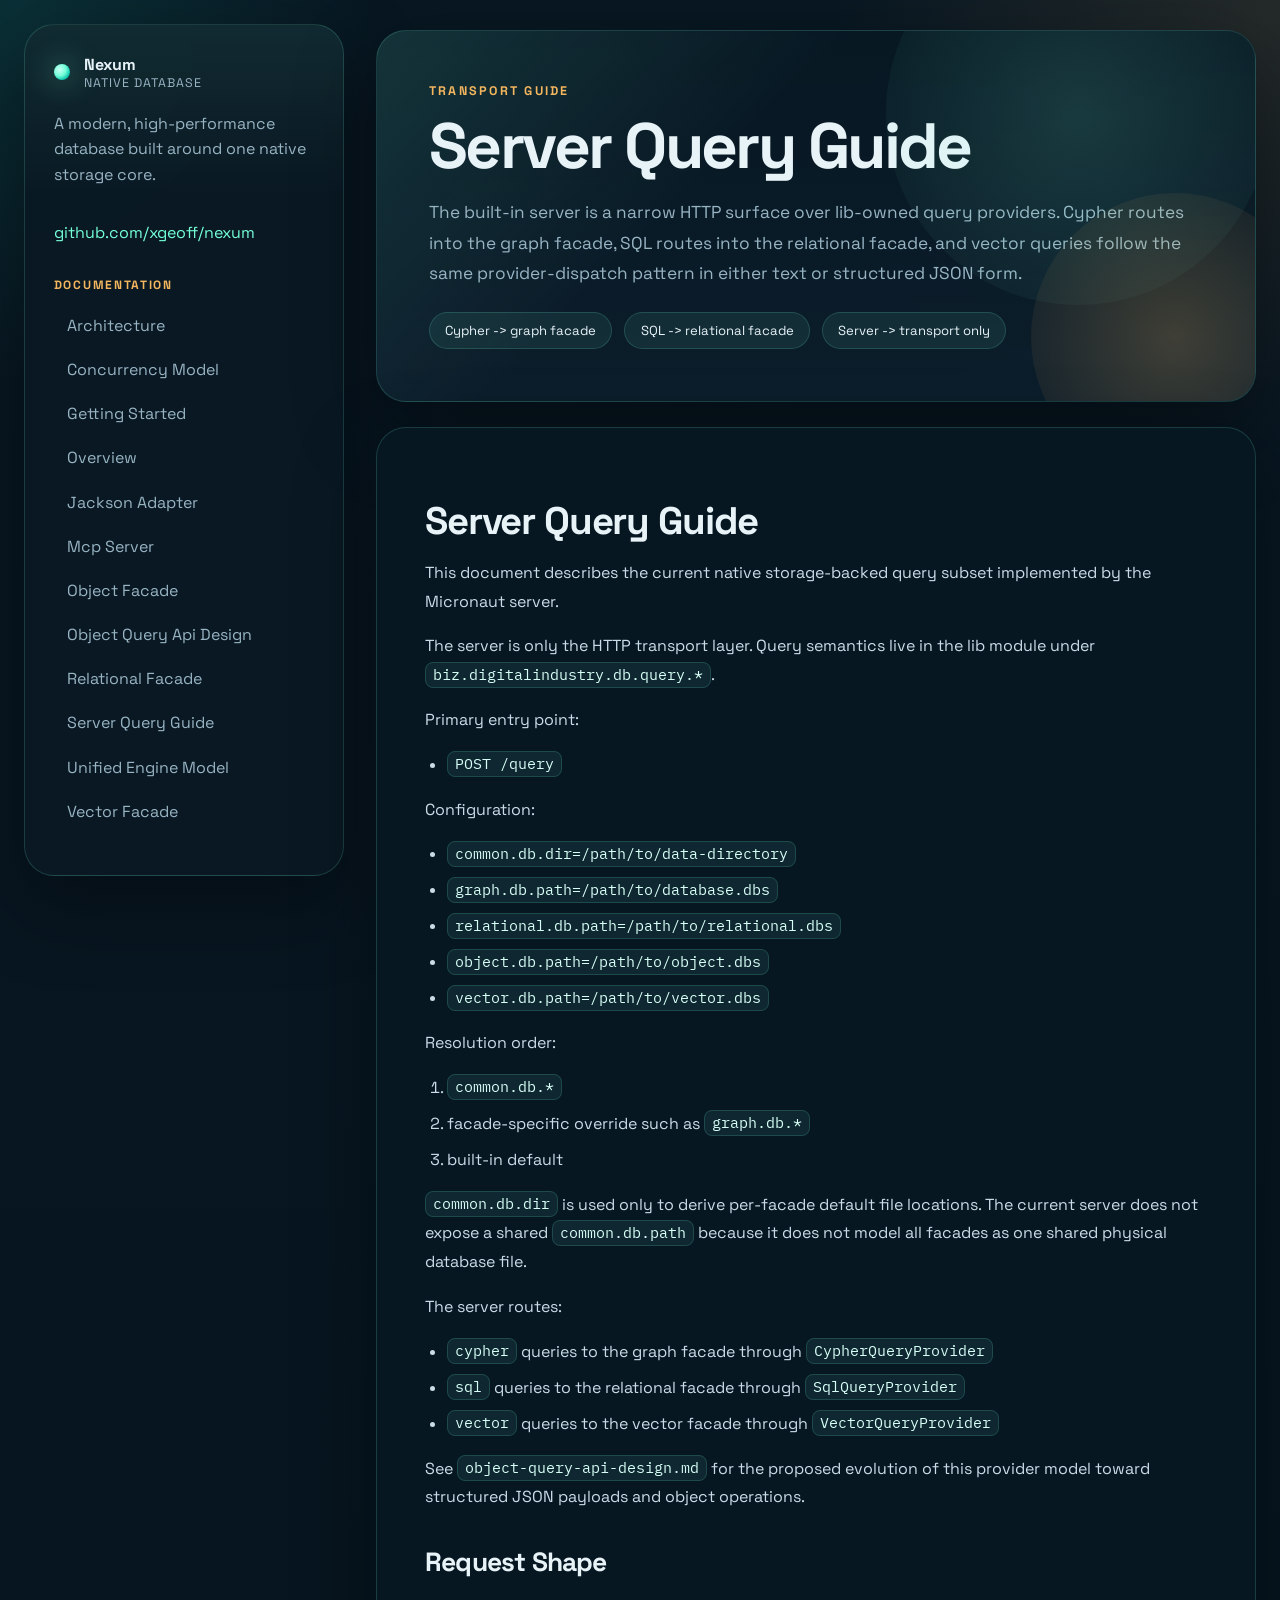
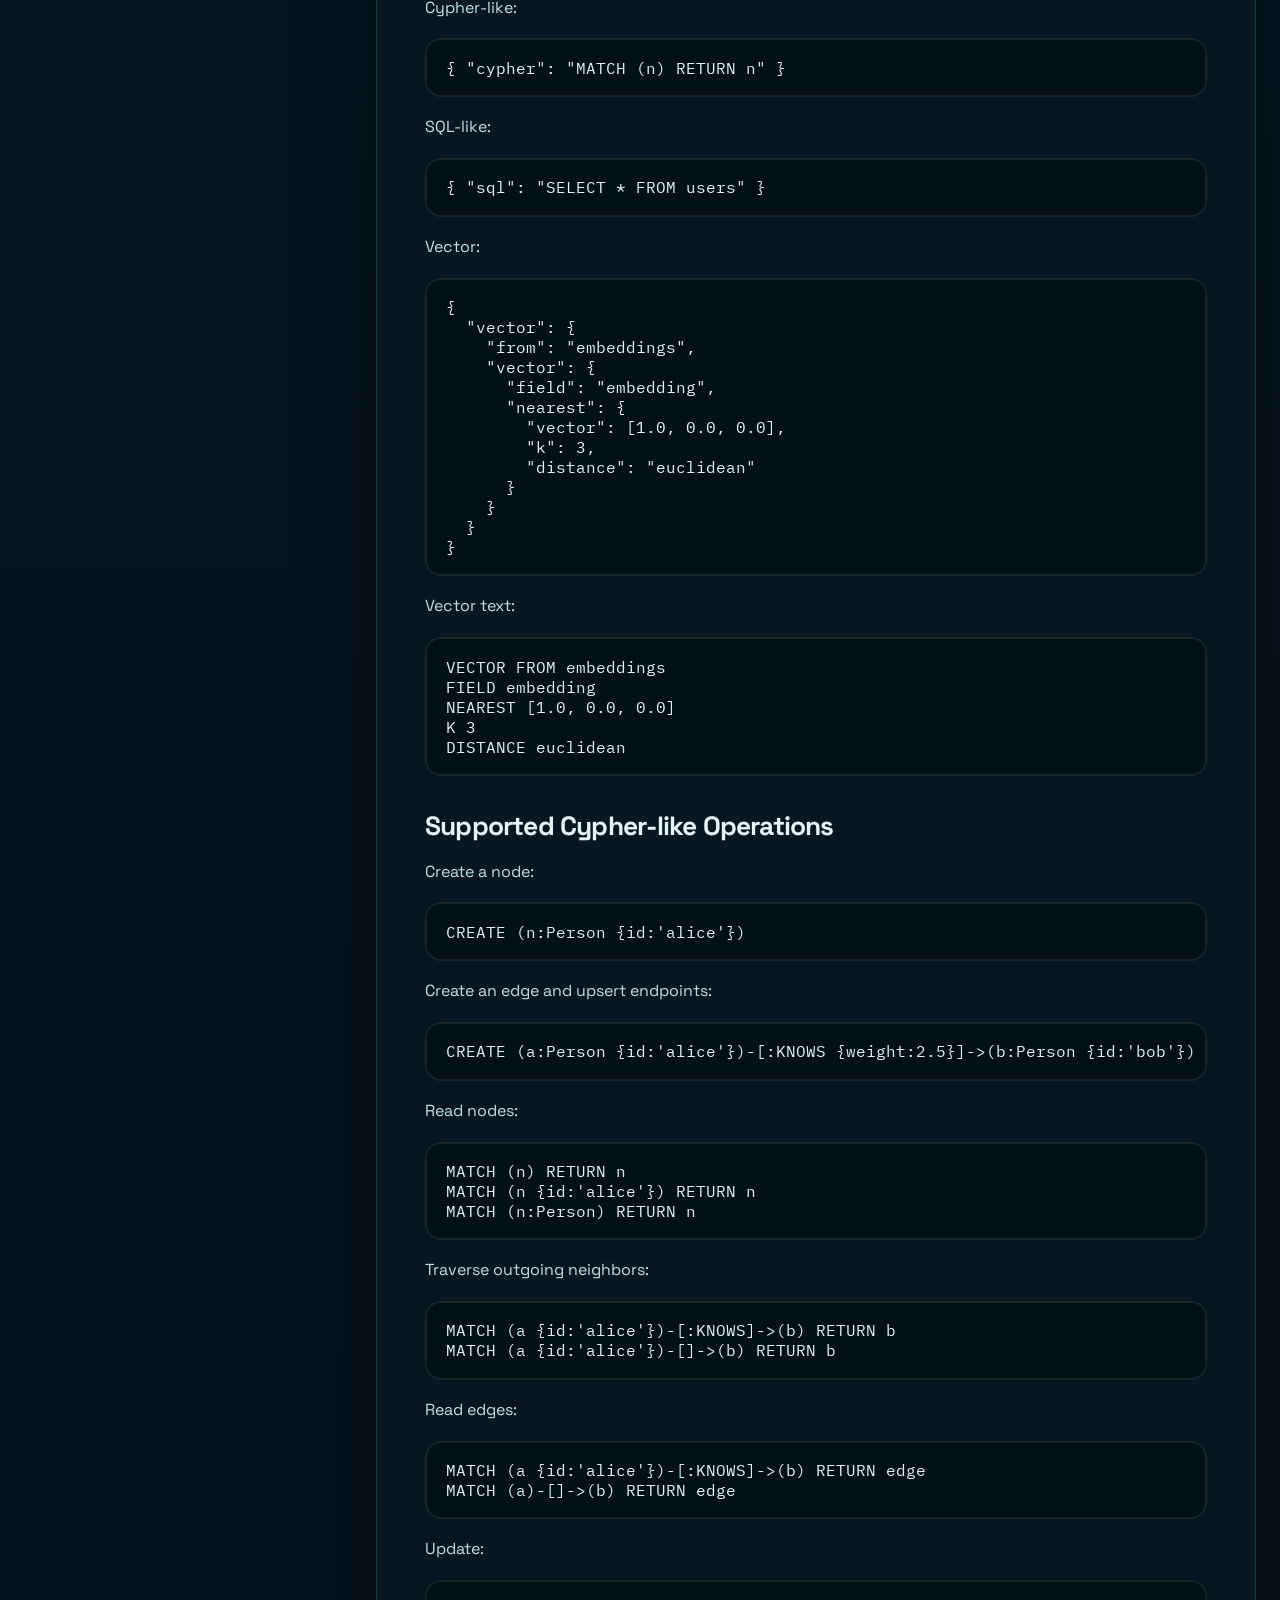
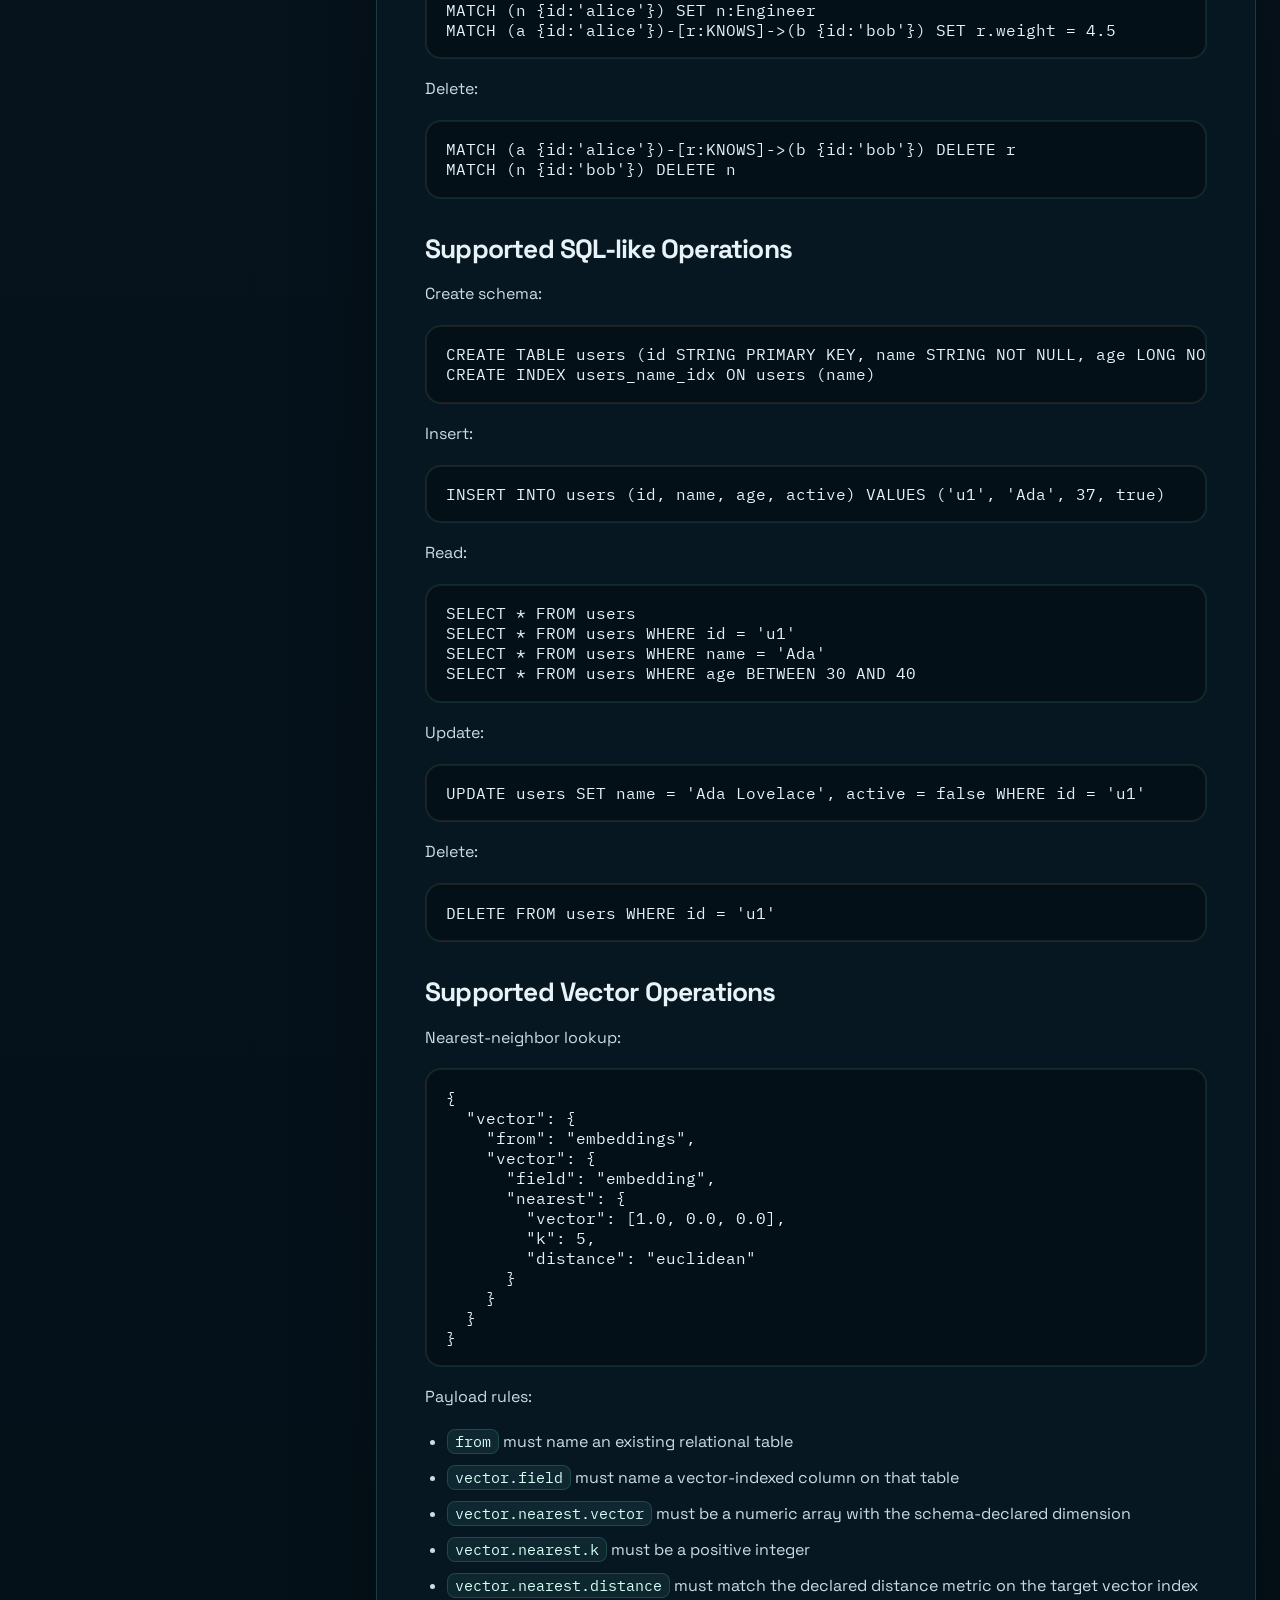
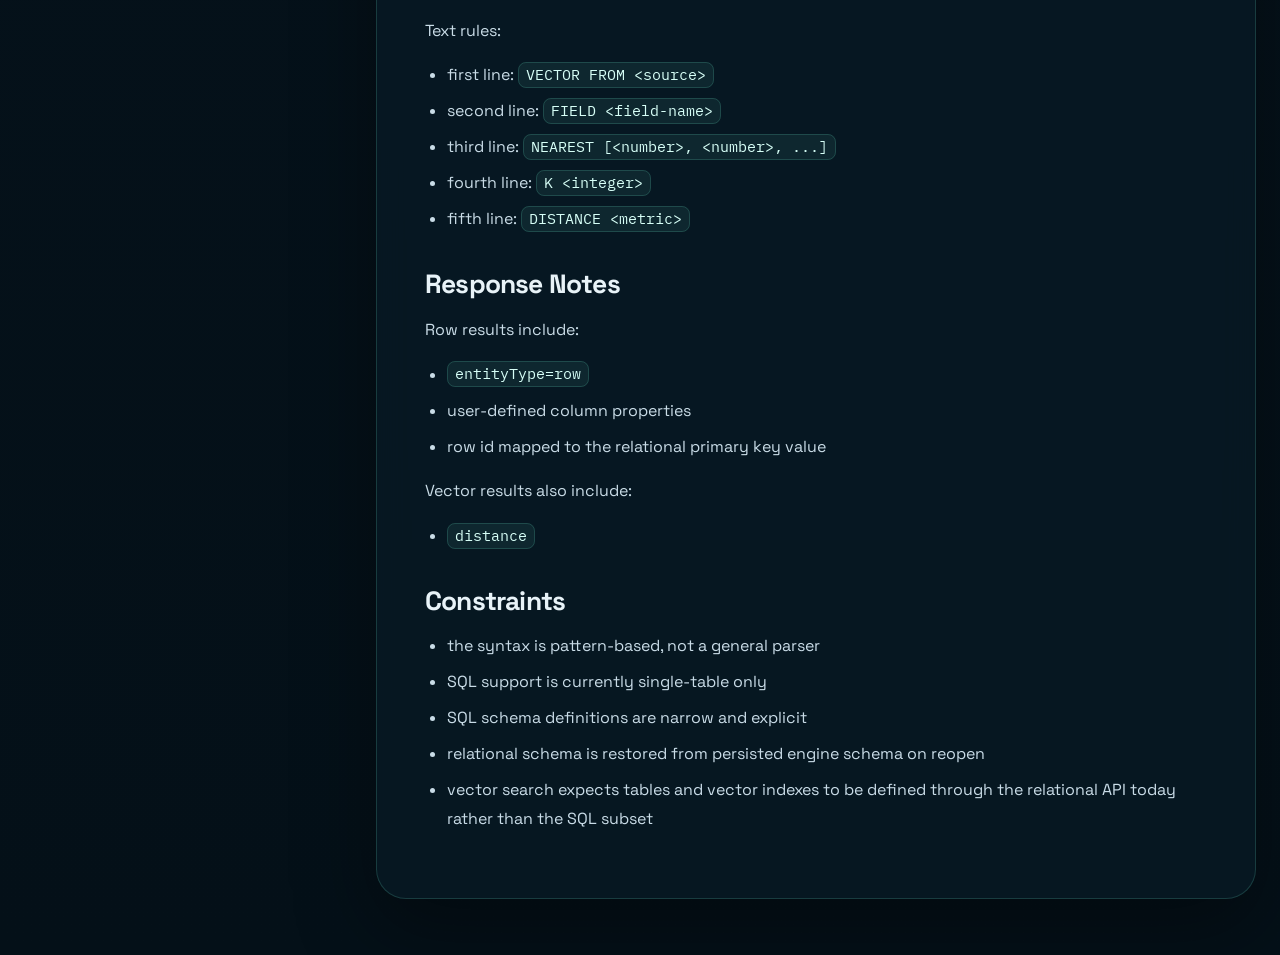
<file: docs/server-query-guide.html>
<!DOCTYPE html>
<html lang="en">
<head>
    <meta charset="utf-8">
    <title>Server Query Guide</title>
    <meta name="description" content="The current Cypher-like and SQL-like subset exposed by the Nexum Micronaut transport layer.">
    <meta name="viewport" content="width=device-width, initial-scale=1">
    <link rel="preconnect" href="https://fonts.googleapis.com">
    <link rel="preconnect" href="https://fonts.gstatic.com" crossorigin>
    <link href="https://fonts.googleapis.com/css2?family=IBM+Plex+Mono:wght@400;500&family=Space+Grotesk:wght@400;500;700&display=swap" rel="stylesheet">
    <link rel="stylesheet" href="css/normalize.css">
    <link rel="stylesheet" href="css/skeleton.css">
    <link rel="stylesheet" href="css/style.css">
    <link rel="icon" type="image/png" href="images/favicon-32.png">
</head>
<body class="theme-shell theme-docs">
<div class="shell">
    <div class="sidebar">
    <div class="sidebar__brand">
        <a class="sidebar__brand-link" href="/nexum">
            <span class="sidebar__mark"></span>
            <span>
                <strong>Nexum</strong>
                <small>Native database</small>
            </span>
        </a>
    </div>
    <p class="sidebar__tagline">A modern, high-performance database built around one native storage core.</p>
    <p class="sidebar__tagline"><a href="https://github.com/xgeoff/nexum">github.com/xgeoff/nexum</a></p>
    <nav class="sidebar__nav">
        <p class="sidebar__section-title">Documentation</p>
        <ul>
        
            





<li class="sidebar__file"><a href="/nexum/architecture.html">Architecture</a></li>


        
            





<li class="sidebar__file"><a href="/nexum/concurrency-model.html">Concurrency Model</a></li>


        
            





<li class="sidebar__file"><a href="/nexum/getting-started.html">Getting Started</a></li>


        
            





<li class="sidebar__file"><a href="/nexum/index.html">Overview</a></li>


        
            





<li class="sidebar__file"><a href="/nexum/jackson-adapter.html">Jackson Adapter</a></li>


        
            





<li class="sidebar__file"><a href="/nexum/mcp-server.html">Mcp Server</a></li>


        
            





<li class="sidebar__file"><a href="/nexum/object-facade.html">Object Facade</a></li>


        
            





<li class="sidebar__file"><a href="/nexum/object-query-api-design.html">Object Query Api Design</a></li>


        
            





<li class="sidebar__file"><a href="/nexum/relational-facade.html">Relational Facade</a></li>


        
            





<li class="sidebar__file"><a href="/nexum/server-query-guide.html">Server Query Guide</a></li>


        
            





<li class="sidebar__file"><a href="/nexum/unified-engine-model.html">Unified Engine Model</a></li>


        
            





<li class="sidebar__file"><a href="/nexum/vector-facade.html">Vector Facade</a></li>


        
        </ul>
    </nav>
</div>

    <main class="page-frame">
        <section class="hero-panel hero-panel--query">
            <p class="eyebrow">Transport Guide</p>
            <h1>Server Query Guide</h1>
            <p class="hero-copy">The built-in server is a narrow HTTP surface over lib-owned query providers. Cypher routes into the graph facade, SQL routes into the relational facade, and vector queries follow the same provider-dispatch pattern in either text or structured JSON form.</p>
            <div class="query-banner">
                <span>Cypher -> graph facade</span>
                <span>SQL -> relational facade</span>
                <span>Server -> transport only</span>
            </div>
        </section>
        <section class="content-panel prose prose--docs prose--query">
<h1 id="server-query-guide">Server Query Guide</h1>
<p>This document describes the current native storage-backed query subset implemented by the Micronaut server.</p>
<p>The server is only the HTTP transport layer. Query semantics live in the lib module under <code>biz.digitalindustry.db.query.*</code>.</p>
<p>Primary entry point:</p>
<ul>
<li><code>POST /query</code></li>
</ul>
<p>Configuration:</p>
<ul>
<li><code>common.db.dir=/path/to/data-directory</code></li>
<li><code>graph.db.path=/path/to/database.dbs</code></li>
<li><code>relational.db.path=/path/to/relational.dbs</code></li>
<li><code>object.db.path=/path/to/object.dbs</code></li>
<li><code>vector.db.path=/path/to/vector.dbs</code></li>
</ul>
<p>Resolution order:</p>
<ol>
<li><code>common.db.*</code></li>
<li>facade-specific override such as <code>graph.db.*</code></li>
<li>built-in default</li>
</ol>
<p><code>common.db.dir</code> is used only to derive per-facade default file locations. The current server does not expose a shared <code>common.db.path</code> because it does not model all facades as one shared physical database file.</p>
<p>The server routes:</p>
<ul>
<li><code>cypher</code> queries to the graph facade through <code>CypherQueryProvider</code></li>
<li><code>sql</code> queries to the relational facade through <code>SqlQueryProvider</code></li>
<li><code>vector</code> queries to the vector facade through <code>VectorQueryProvider</code></li>
</ul>
<p>See <a href="/object-query-api-design.html"><code>object-query-api-design.md</code></a> for the proposed evolution of this provider model toward structured JSON payloads and object operations.</p>
<h2 id="request-shape">Request Shape</h2>
<p>Cypher-like:</p>
<pre><code class="language-json">{ "cypher": "MATCH (n) RETURN n" }
</code></pre>
<p>SQL-like:</p>
<pre><code class="language-json">{ "sql": "SELECT * FROM users" }
</code></pre>
<p>Vector:</p>
<pre><code class="language-json">{
  "vector": {
    "from": "embeddings",
    "vector": {
      "field": "embedding",
      "nearest": {
        "vector": [1.0, 0.0, 0.0],
        "k": 3,
        "distance": "euclidean"
      }
    }
  }
}
</code></pre>
<p>Vector text:</p>
<pre><code class="language-text">VECTOR FROM embeddings
FIELD embedding
NEAREST [1.0, 0.0, 0.0]
K 3
DISTANCE euclidean
</code></pre>
<h2 id="supported-cypher-like-operations">Supported Cypher-like Operations</h2>
<p>Create a node:</p>
<pre><code class="language-cypher">CREATE (n:Person {id:'alice'})
</code></pre>
<p>Create an edge and upsert endpoints:</p>
<pre><code class="language-cypher">CREATE (a:Person {id:'alice'})-[:KNOWS {weight:2.5}]-&gt;(b:Person {id:'bob'})
</code></pre>
<p>Read nodes:</p>
<pre><code class="language-cypher">MATCH (n) RETURN n
MATCH (n {id:'alice'}) RETURN n
MATCH (n:Person) RETURN n
</code></pre>
<p>Traverse outgoing neighbors:</p>
<pre><code class="language-cypher">MATCH (a {id:'alice'})-[:KNOWS]-&gt;(b) RETURN b
MATCH (a {id:'alice'})-[]-&gt;(b) RETURN b
</code></pre>
<p>Read edges:</p>
<pre><code class="language-cypher">MATCH (a {id:'alice'})-[:KNOWS]-&gt;(b) RETURN edge
MATCH (a)-[]-&gt;(b) RETURN edge
</code></pre>
<p>Update:</p>
<pre><code class="language-cypher">MATCH (n {id:'alice'}) SET n:Engineer
MATCH (a {id:'alice'})-[r:KNOWS]-&gt;(b {id:'bob'}) SET r.weight = 4.5
</code></pre>
<p>Delete:</p>
<pre><code class="language-cypher">MATCH (a {id:'alice'})-[r:KNOWS]-&gt;(b {id:'bob'}) DELETE r
MATCH (n {id:'bob'}) DELETE n
</code></pre>
<h2 id="supported-sql-like-operations">Supported SQL-like Operations</h2>
<p>Create schema:</p>
<pre><code class="language-sql">CREATE TABLE users (id STRING PRIMARY KEY, name STRING NOT NULL, age LONG NOT NULL, active BOOLEAN NOT NULL)
CREATE INDEX users_name_idx ON users (name)
</code></pre>
<p>Insert:</p>
<pre><code class="language-sql">INSERT INTO users (id, name, age, active) VALUES ('u1', 'Ada', 37, true)
</code></pre>
<p>Read:</p>
<pre><code class="language-sql">SELECT * FROM users
SELECT * FROM users WHERE id = 'u1'
SELECT * FROM users WHERE name = 'Ada'
SELECT * FROM users WHERE age BETWEEN 30 AND 40
</code></pre>
<p>Update:</p>
<pre><code class="language-sql">UPDATE users SET name = 'Ada Lovelace', active = false WHERE id = 'u1'
</code></pre>
<p>Delete:</p>
<pre><code class="language-sql">DELETE FROM users WHERE id = 'u1'
</code></pre>
<h2 id="supported-vector-operations">Supported Vector Operations</h2>
<p>Nearest-neighbor lookup:</p>
<pre><code class="language-json">{
  "vector": {
    "from": "embeddings",
    "vector": {
      "field": "embedding",
      "nearest": {
        "vector": [1.0, 0.0, 0.0],
        "k": 5,
        "distance": "euclidean"
      }
    }
  }
}
</code></pre>
<p>Payload rules:</p>
<ul>
<li><code>from</code> must name an existing relational table</li>
<li><code>vector.field</code> must name a vector-indexed column on that table</li>
<li><code>vector.nearest.vector</code> must be a numeric array with the schema-declared dimension</li>
<li><code>vector.nearest.k</code> must be a positive integer</li>
<li><code>vector.nearest.distance</code> must match the declared distance metric on the target vector index</li>
</ul>
<p>Text rules:</p>
<ul>
<li>first line: <code>VECTOR FROM &lt;source&gt;</code></li>
<li>second line: <code>FIELD &lt;field-name&gt;</code></li>
<li>third line: <code>NEAREST [&lt;number&gt;, &lt;number&gt;, ...]</code></li>
<li>fourth line: <code>K &lt;integer&gt;</code></li>
<li>fifth line: <code>DISTANCE &lt;metric&gt;</code></li>
</ul>
<h2 id="response-notes">Response Notes</h2>
<p>Row results include:</p>
<ul>
<li><code>entityType=row</code></li>
<li>user-defined column properties</li>
<li>row id mapped to the relational primary key value</li>
</ul>
<p>Vector results also include:</p>
<ul>
<li><code>distance</code></li>
</ul>
<h2 id="constraints">Constraints</h2>
<ul>
<li>the syntax is pattern-based, not a general parser</li>
<li>SQL support is currently single-table only</li>
<li>SQL schema definitions are narrow and explicit</li>
<li>relational schema is restored from persisted engine schema on reopen</li>
<li>vector search expects tables and vector indexes to be defined through the relational API today rather than the SQL subset</li>
</ul>

        </section>
    </main>
</div>
</body>
</html>
</file>
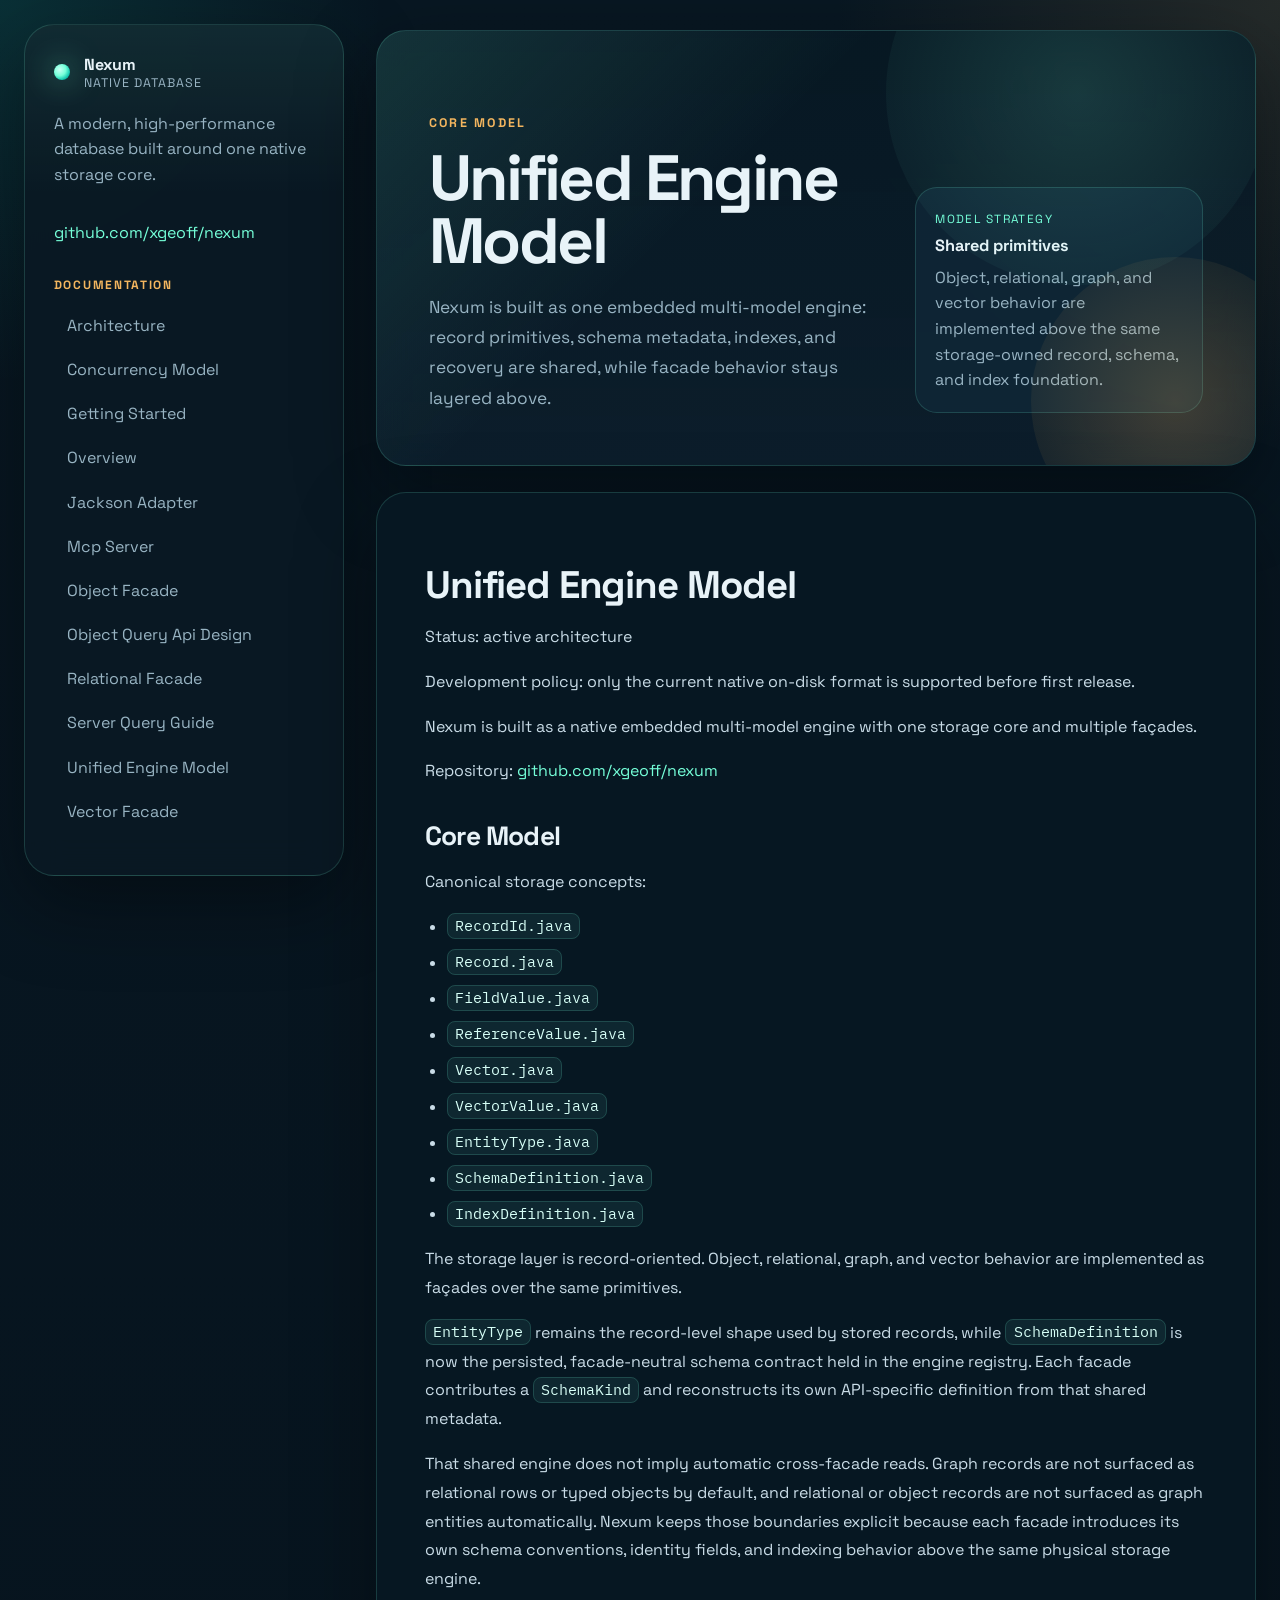
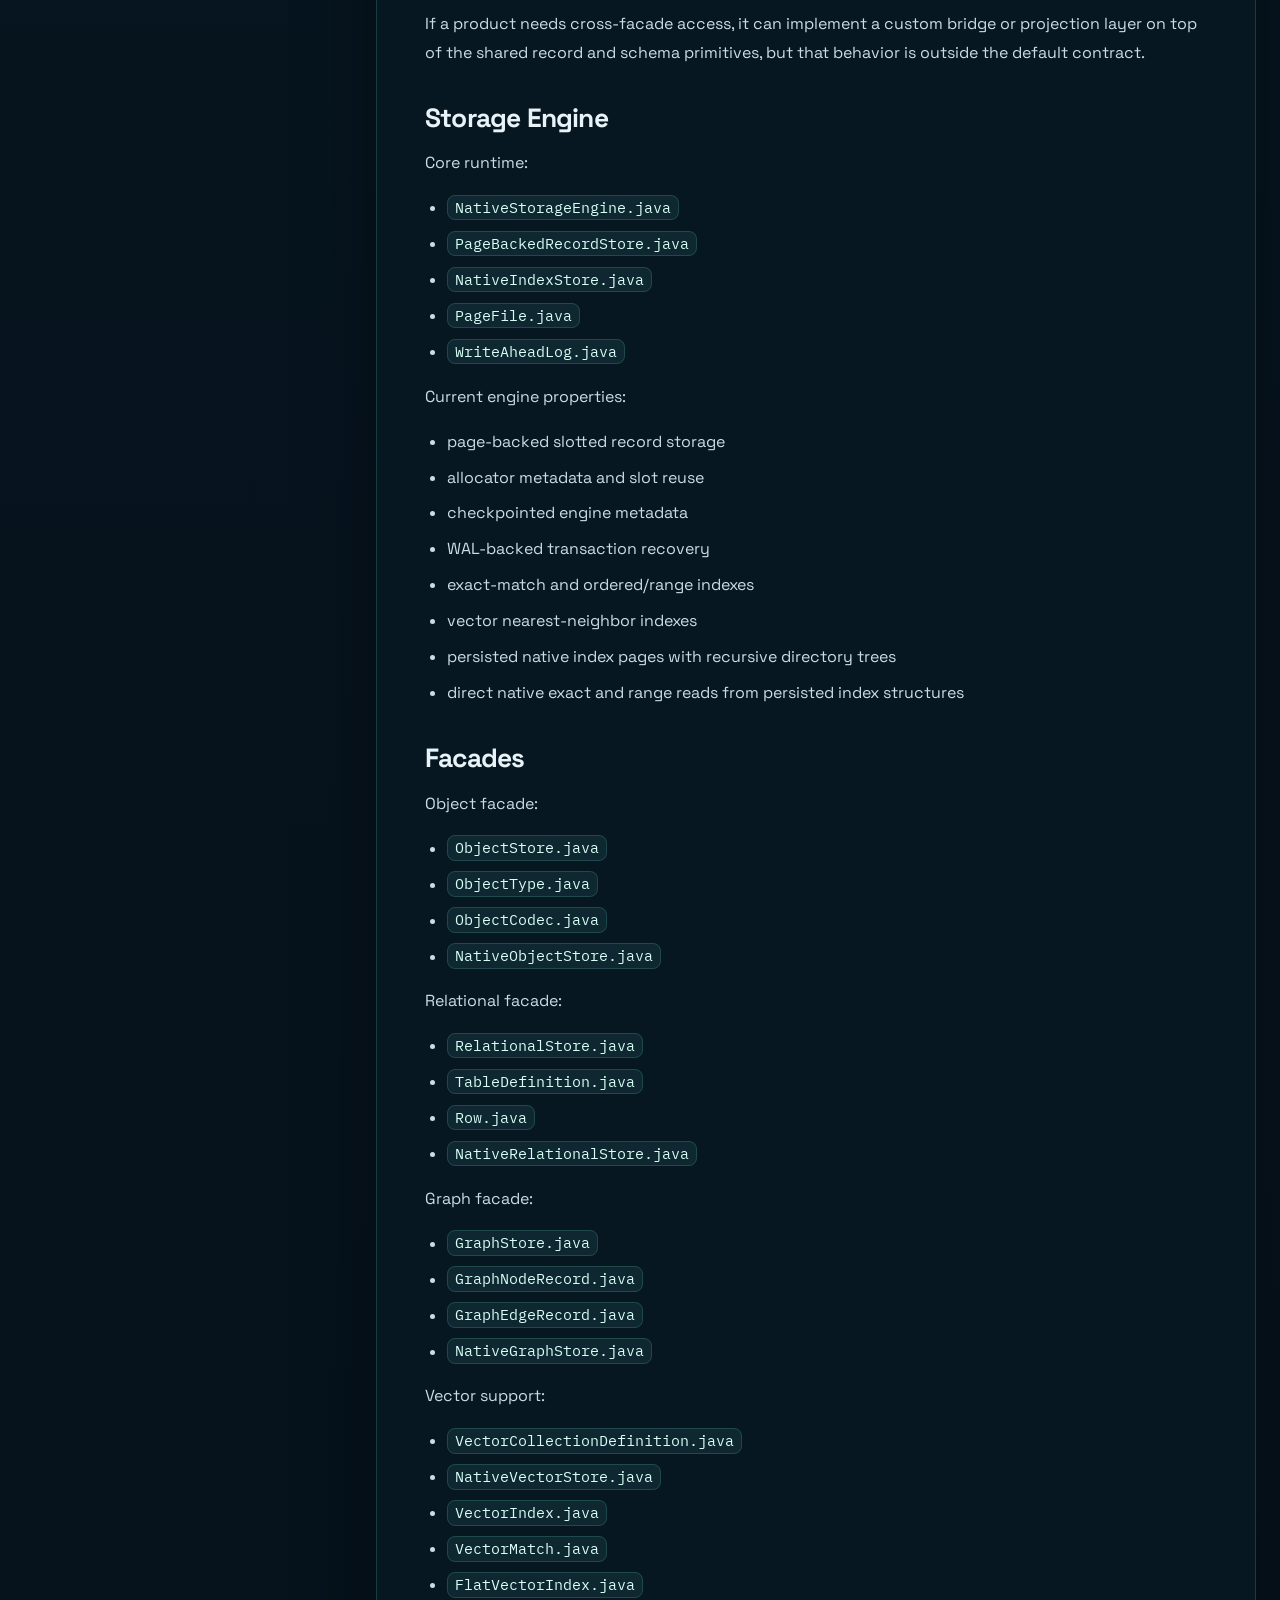
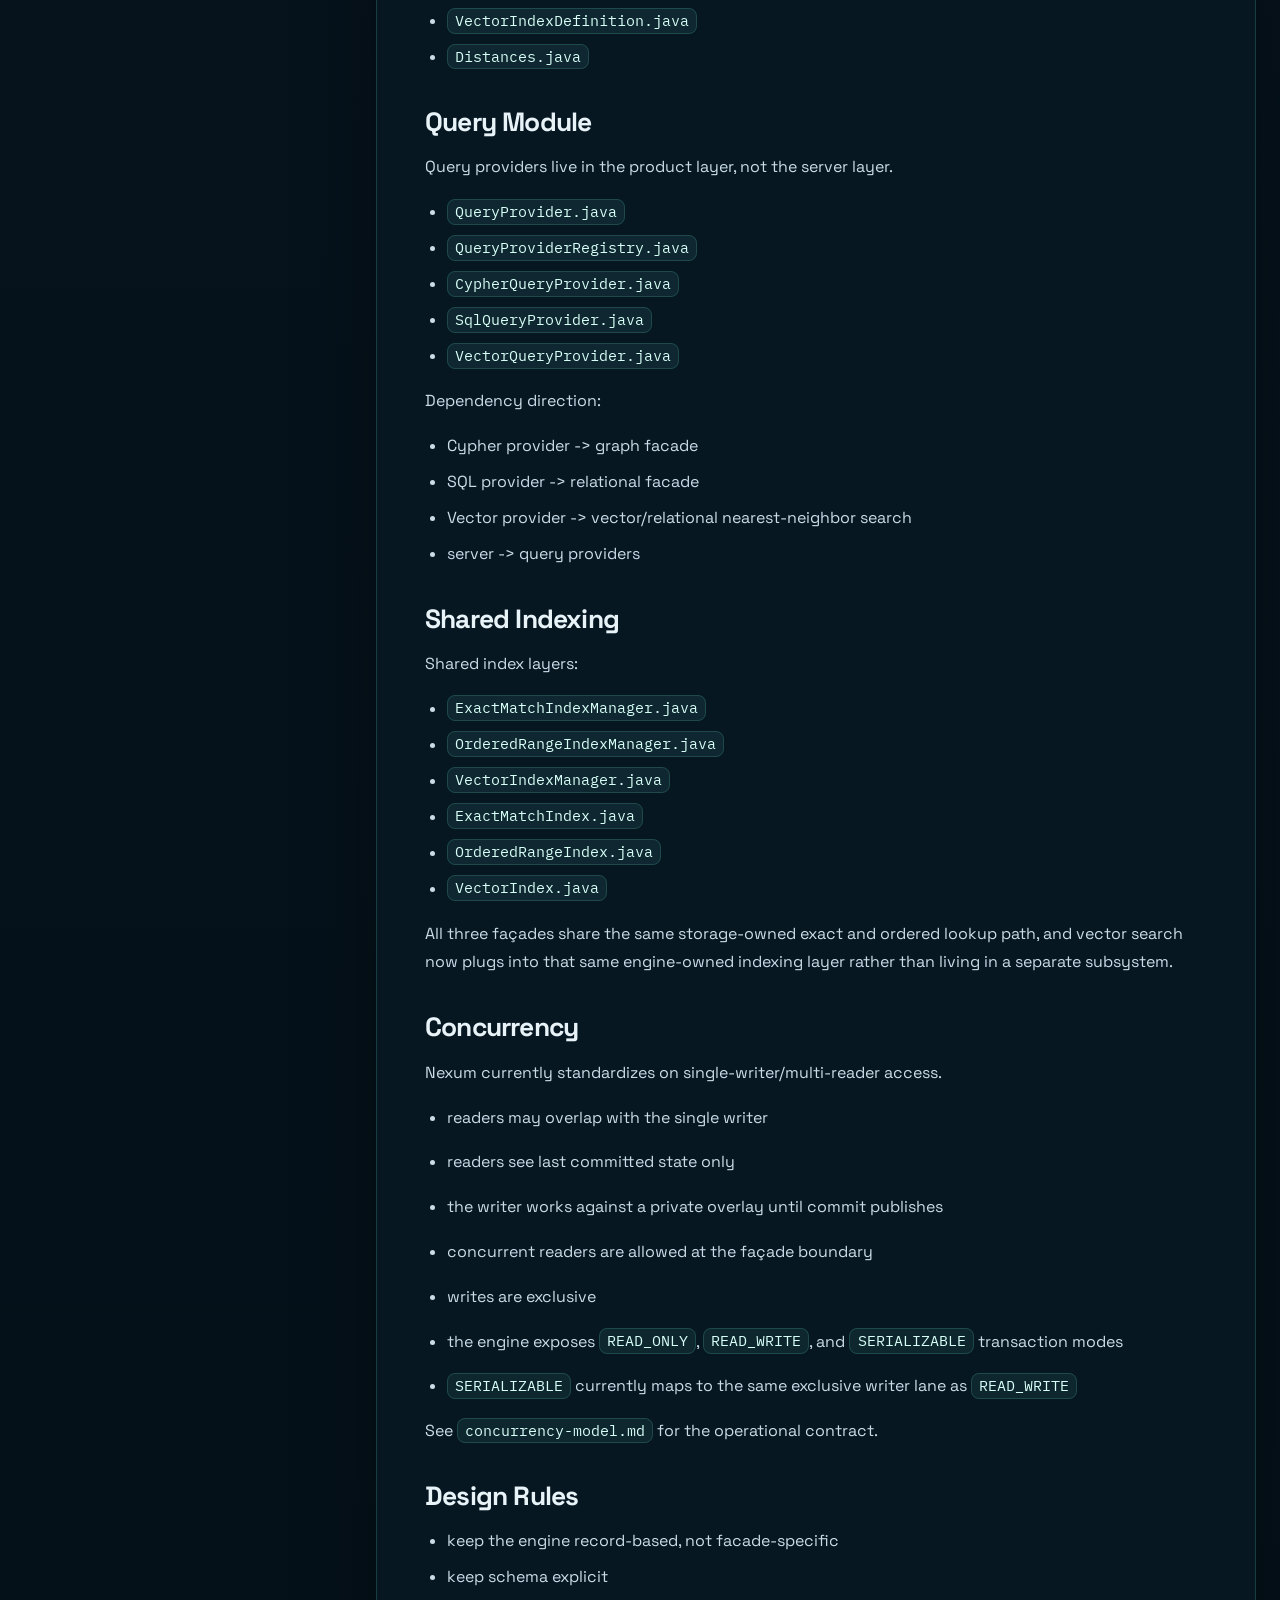
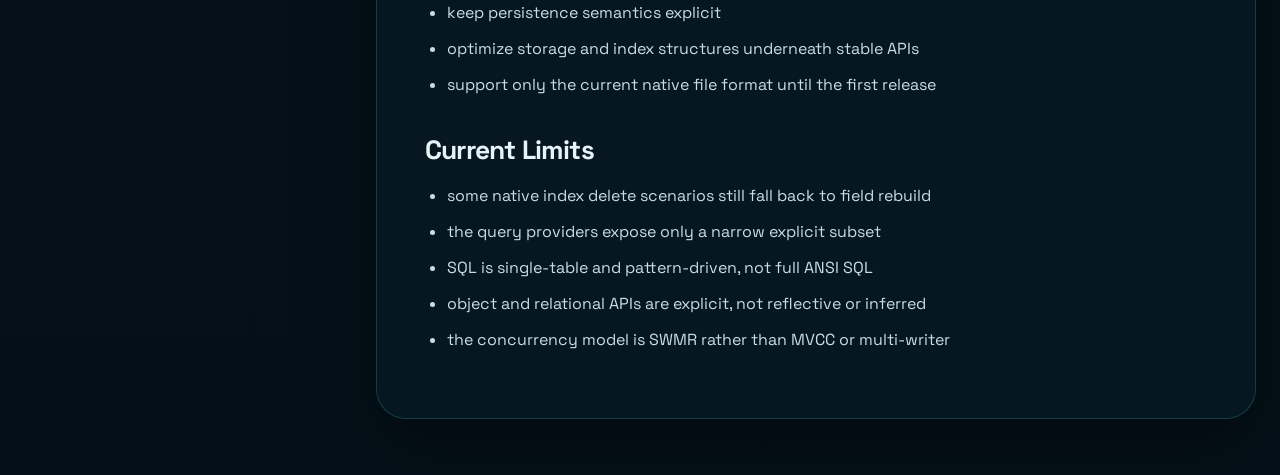
<file: docs/unified-engine-model.html>
<!DOCTYPE html>
<html lang="en">
<head>
    <meta charset="utf-8">
    <title>Unified Engine Model</title>
    <meta name="description" content="The shared storage concepts, runtime pieces, and design rules that unify object, relational, graph, and vector behavior in Nexum.">
    <meta name="viewport" content="width=device-width, initial-scale=1">
    <link rel="preconnect" href="https://fonts.googleapis.com">
    <link rel="preconnect" href="https://fonts.gstatic.com" crossorigin>
    <link href="https://fonts.googleapis.com/css2?family=IBM+Plex+Mono:wght@400;500&family=Space+Grotesk:wght@400;500;700&display=swap" rel="stylesheet">
    <link rel="stylesheet" href="css/normalize.css">
    <link rel="stylesheet" href="css/skeleton.css">
    <link rel="stylesheet" href="css/style.css">
    <link rel="icon" type="image/png" href="images/favicon-32.png">
</head>
<body class="theme-shell theme-docs">
<div class="shell">
    <div class="sidebar">
    <div class="sidebar__brand">
        <a class="sidebar__brand-link" href="/nexum">
            <span class="sidebar__mark"></span>
            <span>
                <strong>Nexum</strong>
                <small>Native database</small>
            </span>
        </a>
    </div>
    <p class="sidebar__tagline">A modern, high-performance database built around one native storage core.</p>
    <p class="sidebar__tagline"><a href="https://github.com/xgeoff/nexum">github.com/xgeoff/nexum</a></p>
    <nav class="sidebar__nav">
        <p class="sidebar__section-title">Documentation</p>
        <ul>
        
            





<li class="sidebar__file"><a href="/nexum/architecture.html">Architecture</a></li>


        
            





<li class="sidebar__file"><a href="/nexum/concurrency-model.html">Concurrency Model</a></li>


        
            





<li class="sidebar__file"><a href="/nexum/getting-started.html">Getting Started</a></li>


        
            





<li class="sidebar__file"><a href="/nexum/index.html">Overview</a></li>


        
            





<li class="sidebar__file"><a href="/nexum/jackson-adapter.html">Jackson Adapter</a></li>


        
            





<li class="sidebar__file"><a href="/nexum/mcp-server.html">Mcp Server</a></li>


        
            





<li class="sidebar__file"><a href="/nexum/object-facade.html">Object Facade</a></li>


        
            





<li class="sidebar__file"><a href="/nexum/object-query-api-design.html">Object Query Api Design</a></li>


        
            





<li class="sidebar__file"><a href="/nexum/relational-facade.html">Relational Facade</a></li>


        
            





<li class="sidebar__file"><a href="/nexum/server-query-guide.html">Server Query Guide</a></li>


        
            





<li class="sidebar__file"><a href="/nexum/unified-engine-model.html">Unified Engine Model</a></li>


        
            





<li class="sidebar__file"><a href="/nexum/vector-facade.html">Vector Facade</a></li>


        
        </ul>
    </nav>
</div>

    <main class="page-frame">
        <section class="hero-panel hero-panel--systems">
            <div class="hero-panel__grid">
                <div>
                    <p class="eyebrow">Core Model</p>
                    <h1>Unified Engine Model</h1>
                    <p class="hero-copy">Nexum is built as one embedded multi-model engine: record primitives, schema metadata, indexes, and recovery are shared, while facade behavior stays layered above.</p>
                </div>
                <div class="hero-metric">
                    <span class="hero-metric__label">Model Strategy</span>
                    <strong>Shared primitives</strong>
                    <p>Object, relational, graph, and vector behavior are implemented above the same storage-owned record, schema, and index foundation.</p>
                </div>
            </div>
        </section>
        <section class="content-panel prose prose--docs">
<h1 id="unified-engine-model">Unified Engine Model</h1>
<p>Status: active architecture</p>
<p>Development policy: only the current native on-disk format is supported before first release.</p>
<p>Nexum is built as a native embedded multi-model engine with one storage core and multiple façades.</p>
<p>Repository: <a href="https://github.com/xgeoff/nexum">github.com/xgeoff/nexum</a></p>
<h2 id="core-model">Core Model</h2>
<p>Canonical storage concepts:</p>
<ul>
<li><a href="https://github.com/xgeoff/nexum/blob/main/lib/src/main/java/biz/digitalindustry/db/model/RecordId.java"><code>RecordId.java</code></a></li>
<li><a href="https://github.com/xgeoff/nexum/blob/main/lib/src/main/java/biz/digitalindustry/db/model/Record.java"><code>Record.java</code></a></li>
<li><a href="https://github.com/xgeoff/nexum/blob/main/lib/src/main/java/biz/digitalindustry/db/model/FieldValue.java"><code>FieldValue.java</code></a></li>
<li><a href="https://github.com/xgeoff/nexum/blob/main/lib/src/main/java/biz/digitalindustry/db/model/ReferenceValue.java"><code>ReferenceValue.java</code></a></li>
<li><a href="https://github.com/xgeoff/nexum/blob/main/lib/src/main/java/biz/digitalindustry/db/model/Vector.java"><code>Vector.java</code></a></li>
<li><a href="https://github.com/xgeoff/nexum/blob/main/lib/src/main/java/biz/digitalindustry/db/model/VectorValue.java"><code>VectorValue.java</code></a></li>
<li><a href="https://github.com/xgeoff/nexum/blob/main/lib/src/main/java/biz/digitalindustry/db/schema/EntityType.java"><code>EntityType.java</code></a></li>
<li><a href="https://github.com/xgeoff/nexum/blob/main/lib/src/main/java/biz/digitalindustry/db/schema/SchemaDefinition.java"><code>SchemaDefinition.java</code></a></li>
<li><a href="https://github.com/xgeoff/nexum/blob/main/lib/src/main/java/biz/digitalindustry/db/schema/IndexDefinition.java"><code>IndexDefinition.java</code></a></li>
</ul>
<p>The storage layer is record-oriented. Object, relational, graph, and vector behavior are implemented as façades over the same primitives.</p>
<p><code>EntityType</code> remains the record-level shape used by stored records, while <code>SchemaDefinition</code> is now the persisted, facade-neutral schema contract held in the engine registry. Each facade contributes a <code>SchemaKind</code> and reconstructs its own API-specific definition from that shared metadata.</p>
<p>That shared engine does not imply automatic cross-facade reads. Graph records are not surfaced as relational rows or typed objects by default, and relational or object records are not surfaced as graph entities automatically. Nexum keeps those boundaries explicit because each facade introduces its own schema conventions, identity fields, and indexing behavior above the same physical storage engine.</p>
<p>If a product needs cross-facade access, it can implement a custom bridge or projection layer on top of the shared record and schema primitives, but that behavior is outside the default contract.</p>
<h2 id="storage-engine">Storage Engine</h2>
<p>Core runtime:</p>
<ul>
<li><a href="https://github.com/xgeoff/nexum/blob/main/lib/src/main/java/biz/digitalindustry/db/engine/NativeStorageEngine.java"><code>NativeStorageEngine.java</code></a></li>
<li><a href="https://github.com/xgeoff/nexum/blob/main/lib/src/main/java/biz/digitalindustry/db/engine/record/PageBackedRecordStore.java"><code>PageBackedRecordStore.java</code></a></li>
<li><a href="https://github.com/xgeoff/nexum/blob/main/lib/src/main/java/biz/digitalindustry/db/engine/NativeIndexStore.java"><code>NativeIndexStore.java</code></a></li>
<li><a href="https://github.com/xgeoff/nexum/blob/main/lib/src/main/java/biz/digitalindustry/db/engine/page/PageFile.java"><code>PageFile.java</code></a></li>
<li><a href="https://github.com/xgeoff/nexum/blob/main/lib/src/main/java/biz/digitalindustry/db/engine/log/WriteAheadLog.java"><code>WriteAheadLog.java</code></a></li>
</ul>
<p>Current engine properties:</p>
<ul>
<li>page-backed slotted record storage</li>
<li>allocator metadata and slot reuse</li>
<li>checkpointed engine metadata</li>
<li>WAL-backed transaction recovery</li>
<li>exact-match and ordered/range indexes</li>
<li>vector nearest-neighbor indexes</li>
<li>persisted native index pages with recursive directory trees</li>
<li>direct native exact and range reads from persisted index structures</li>
</ul>
<h2 id="facades">Facades</h2>
<p>Object facade:</p>
<ul>
<li><a href="https://github.com/xgeoff/nexum/blob/main/lib/src/main/java/biz/digitalindustry/db/object/api/ObjectStore.java"><code>ObjectStore.java</code></a></li>
<li><a href="https://github.com/xgeoff/nexum/blob/main/lib/src/main/java/biz/digitalindustry/db/object/api/ObjectType.java"><code>ObjectType.java</code></a></li>
<li><a href="https://github.com/xgeoff/nexum/blob/main/lib/src/main/java/biz/digitalindustry/db/object/api/ObjectCodec.java"><code>ObjectCodec.java</code></a></li>
<li><a href="https://github.com/xgeoff/nexum/blob/main/lib/src/main/java/biz/digitalindustry/db/object/runtime/NativeObjectStore.java"><code>NativeObjectStore.java</code></a></li>
</ul>
<p>Relational facade:</p>
<ul>
<li><a href="https://github.com/xgeoff/nexum/blob/main/lib/src/main/java/biz/digitalindustry/db/relational/api/RelationalStore.java"><code>RelationalStore.java</code></a></li>
<li><a href="https://github.com/xgeoff/nexum/blob/main/lib/src/main/java/biz/digitalindustry/db/relational/api/TableDefinition.java"><code>TableDefinition.java</code></a></li>
<li><a href="https://github.com/xgeoff/nexum/blob/main/lib/src/main/java/biz/digitalindustry/db/relational/api/Row.java"><code>Row.java</code></a></li>
<li><a href="https://github.com/xgeoff/nexum/blob/main/lib/src/main/java/biz/digitalindustry/db/relational/runtime/NativeRelationalStore.java"><code>NativeRelationalStore.java</code></a></li>
</ul>
<p>Graph facade:</p>
<ul>
<li><a href="https://github.com/xgeoff/nexum/blob/main/lib/src/main/java/biz/digitalindustry/db/graph/api/GraphStore.java"><code>GraphStore.java</code></a></li>
<li><a href="https://github.com/xgeoff/nexum/blob/main/lib/src/main/java/biz/digitalindustry/db/graph/model/GraphNodeRecord.java"><code>GraphNodeRecord.java</code></a></li>
<li><a href="https://github.com/xgeoff/nexum/blob/main/lib/src/main/java/biz/digitalindustry/db/graph/model/GraphEdgeRecord.java"><code>GraphEdgeRecord.java</code></a></li>
<li><a href="https://github.com/xgeoff/nexum/blob/main/lib/src/main/java/biz/digitalindustry/db/graph/runtime/NativeGraphStore.java"><code>NativeGraphStore.java</code></a></li>
</ul>
<p>Vector support:</p>
<ul>
<li><a href="https://github.com/xgeoff/nexum/blob/main/lib/src/main/java/biz/digitalindustry/db/vector/api/VectorCollectionDefinition.java"><code>VectorCollectionDefinition.java</code></a></li>
<li><a href="https://github.com/xgeoff/nexum/blob/main/lib/src/main/java/biz/digitalindustry/db/vector/runtime/NativeVectorStore.java"><code>NativeVectorStore.java</code></a></li>
<li><a href="https://github.com/xgeoff/nexum/blob/main/lib/src/main/java/biz/digitalindustry/db/index/VectorIndex.java"><code>VectorIndex.java</code></a></li>
<li><a href="https://github.com/xgeoff/nexum/blob/main/lib/src/main/java/biz/digitalindustry/db/index/VectorMatch.java"><code>VectorMatch.java</code></a></li>
<li><a href="https://github.com/xgeoff/nexum/blob/main/lib/src/main/java/biz/digitalindustry/db/vector/FlatVectorIndex.java"><code>FlatVectorIndex.java</code></a></li>
<li><a href="https://github.com/xgeoff/nexum/blob/main/lib/src/main/java/biz/digitalindustry/db/vector/VectorIndexDefinition.java"><code>VectorIndexDefinition.java</code></a></li>
<li><a href="https://github.com/xgeoff/nexum/blob/main/lib/src/main/java/biz/digitalindustry/db/vector/Distances.java"><code>Distances.java</code></a></li>
</ul>
<h2 id="query-module">Query Module</h2>
<p>Query providers live in the product layer, not the server layer.</p>
<ul>
<li><a href="https://github.com/xgeoff/nexum/blob/main/lib/src/main/java/biz/digitalindustry/db/query/QueryProvider.java"><code>QueryProvider.java</code></a></li>
<li><a href="https://github.com/xgeoff/nexum/blob/main/lib/src/main/java/biz/digitalindustry/db/query/QueryProviderRegistry.java"><code>QueryProviderRegistry.java</code></a></li>
<li><a href="https://github.com/xgeoff/nexum/blob/main/lib/src/main/java/biz/digitalindustry/db/query/cypher/CypherQueryProvider.java"><code>CypherQueryProvider.java</code></a></li>
<li><a href="https://github.com/xgeoff/nexum/blob/main/lib/src/main/java/biz/digitalindustry/db/query/sql/SqlQueryProvider.java"><code>SqlQueryProvider.java</code></a></li>
<li><a href="https://github.com/xgeoff/nexum/blob/main/lib/src/main/java/biz/digitalindustry/db/query/vector/VectorQueryProvider.java"><code>VectorQueryProvider.java</code></a></li>
</ul>
<p>Dependency direction:</p>
<ul>
<li>Cypher provider -&gt; graph facade</li>
<li>SQL provider -&gt; relational facade</li>
<li>Vector provider -&gt; vector/relational nearest-neighbor search</li>
<li>server -&gt; query providers</li>
</ul>
<h2 id="shared-indexing">Shared Indexing</h2>
<p>Shared index layers:</p>
<ul>
<li><a href="https://github.com/xgeoff/nexum/blob/main/lib/src/main/java/biz/digitalindustry/db/engine/ExactMatchIndexManager.java"><code>ExactMatchIndexManager.java</code></a></li>
<li><a href="https://github.com/xgeoff/nexum/blob/main/lib/src/main/java/biz/digitalindustry/db/engine/OrderedRangeIndexManager.java"><code>OrderedRangeIndexManager.java</code></a></li>
<li><a href="https://github.com/xgeoff/nexum/blob/main/lib/src/main/java/biz/digitalindustry/db/engine/VectorIndexManager.java"><code>VectorIndexManager.java</code></a></li>
<li><a href="https://github.com/xgeoff/nexum/blob/main/lib/src/main/java/biz/digitalindustry/db/index/ExactMatchIndex.java"><code>ExactMatchIndex.java</code></a></li>
<li><a href="https://github.com/xgeoff/nexum/blob/main/lib/src/main/java/biz/digitalindustry/db/index/OrderedRangeIndex.java"><code>OrderedRangeIndex.java</code></a></li>
<li><a href="https://github.com/xgeoff/nexum/blob/main/lib/src/main/java/biz/digitalindustry/db/index/VectorIndex.java"><code>VectorIndex.java</code></a></li>
</ul>
<p>All three façades share the same storage-owned exact and ordered lookup path, and vector search now plugs into that same engine-owned indexing layer rather than living in a separate subsystem.</p>
<h2 id="concurrency">Concurrency</h2>
<p>Nexum currently standardizes on single-writer/multi-reader access.</p>
<ul>
<li>
<p>readers may overlap with the single writer</p>
</li>
<li>
<p>readers see last committed state only</p>
</li>
<li>
<p>the writer works against a private overlay until commit publishes</p>
</li>
<li>
<p>concurrent readers are allowed at the façade boundary</p>
</li>
<li>
<p>writes are exclusive</p>
</li>
<li>
<p>the engine exposes <code>READ_ONLY</code>, <code>READ_WRITE</code>, and <code>SERIALIZABLE</code> transaction modes</p>
</li>
<li>
<p><code>SERIALIZABLE</code> currently maps to the same exclusive writer lane as <code>READ_WRITE</code></p>
</li>
</ul>
<p>See <a href="/concurrency-model.html"><code>concurrency-model.md</code></a> for the operational contract.</p>
<h2 id="design-rules">Design Rules</h2>
<ul>
<li>keep the engine record-based, not facade-specific</li>
<li>keep schema explicit</li>
<li>keep persistence semantics explicit</li>
<li>optimize storage and index structures underneath stable APIs</li>
<li>support only the current native file format until the first release</li>
</ul>
<h2 id="current-limits">Current Limits</h2>
<ul>
<li>some native index delete scenarios still fall back to field rebuild</li>
<li>the query providers expose only a narrow explicit subset</li>
<li>SQL is single-table and pattern-driven, not full ANSI SQL</li>
<li>object and relational APIs are explicit, not reflective or inferred</li>
<li>the concurrency model is SWMR rather than MVCC or multi-writer</li>
</ul>

        </section>
    </main>
</div>
</body>
</html>
</file>
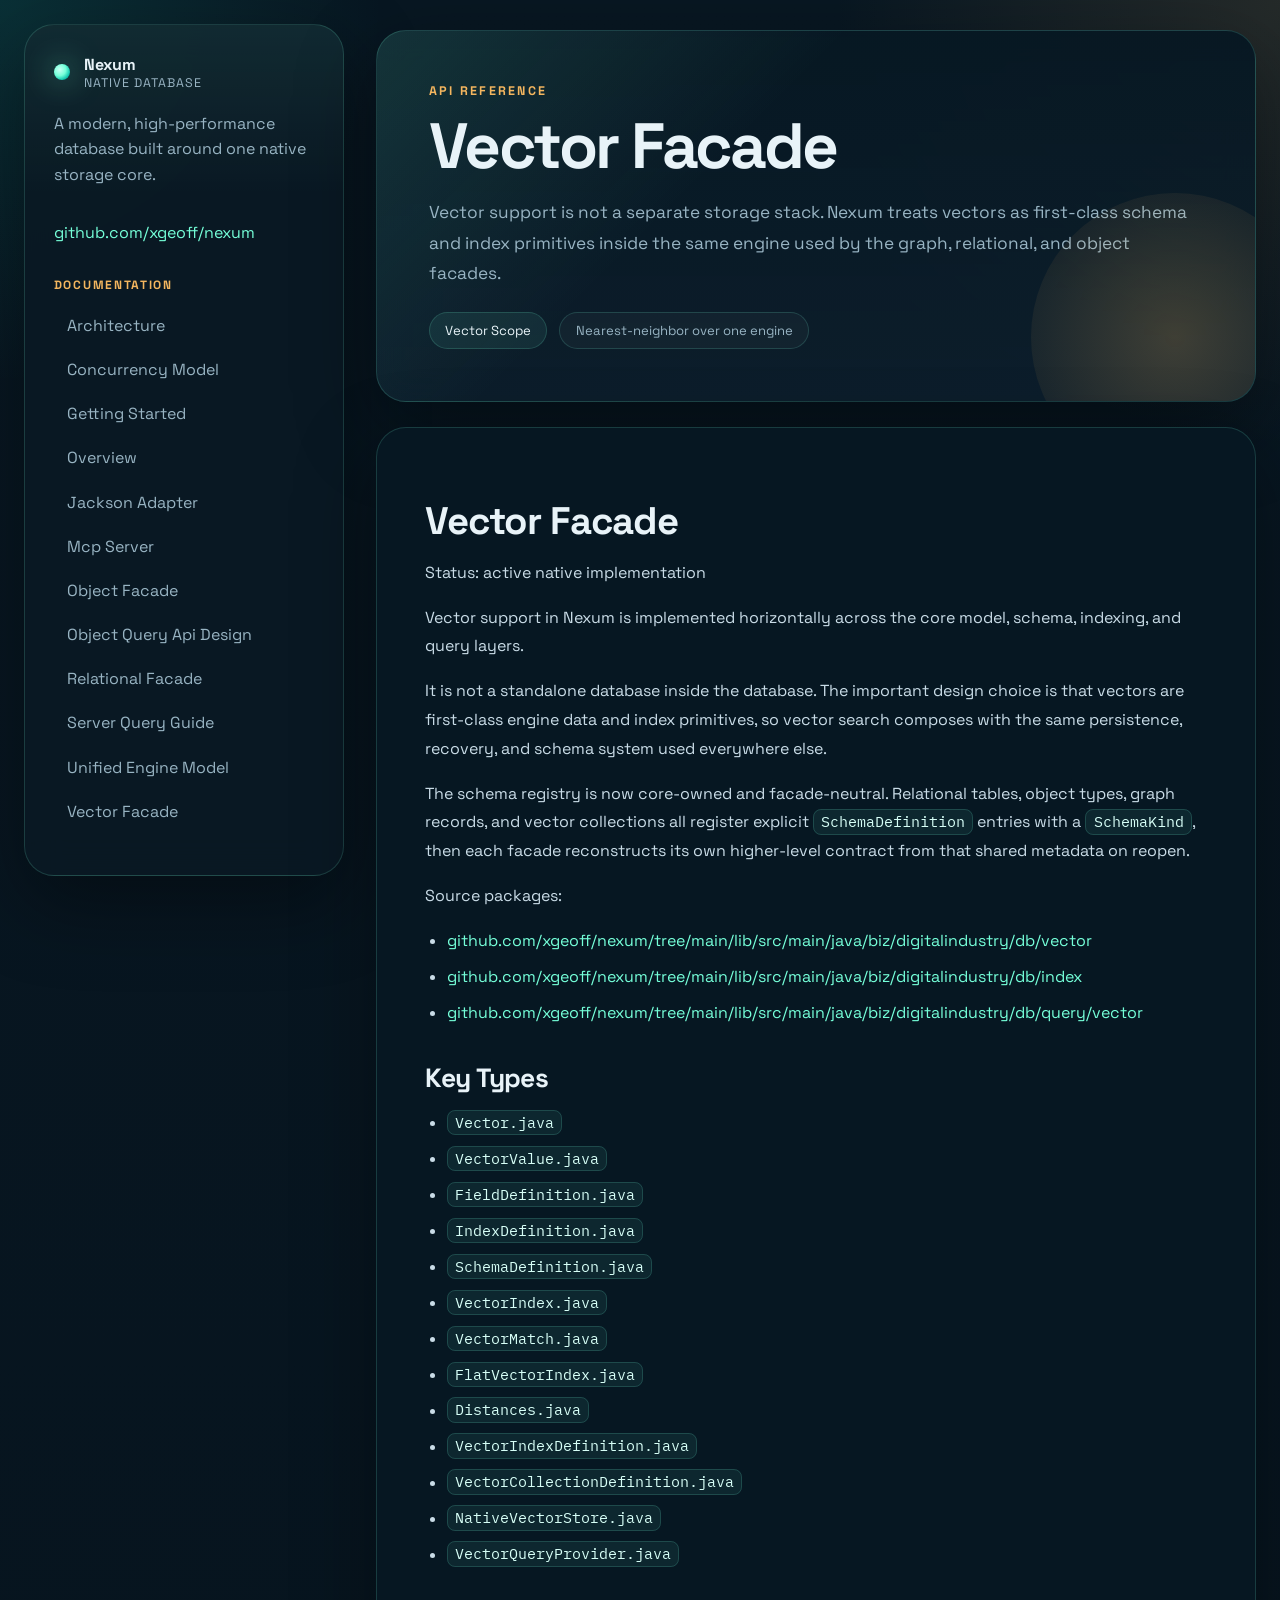
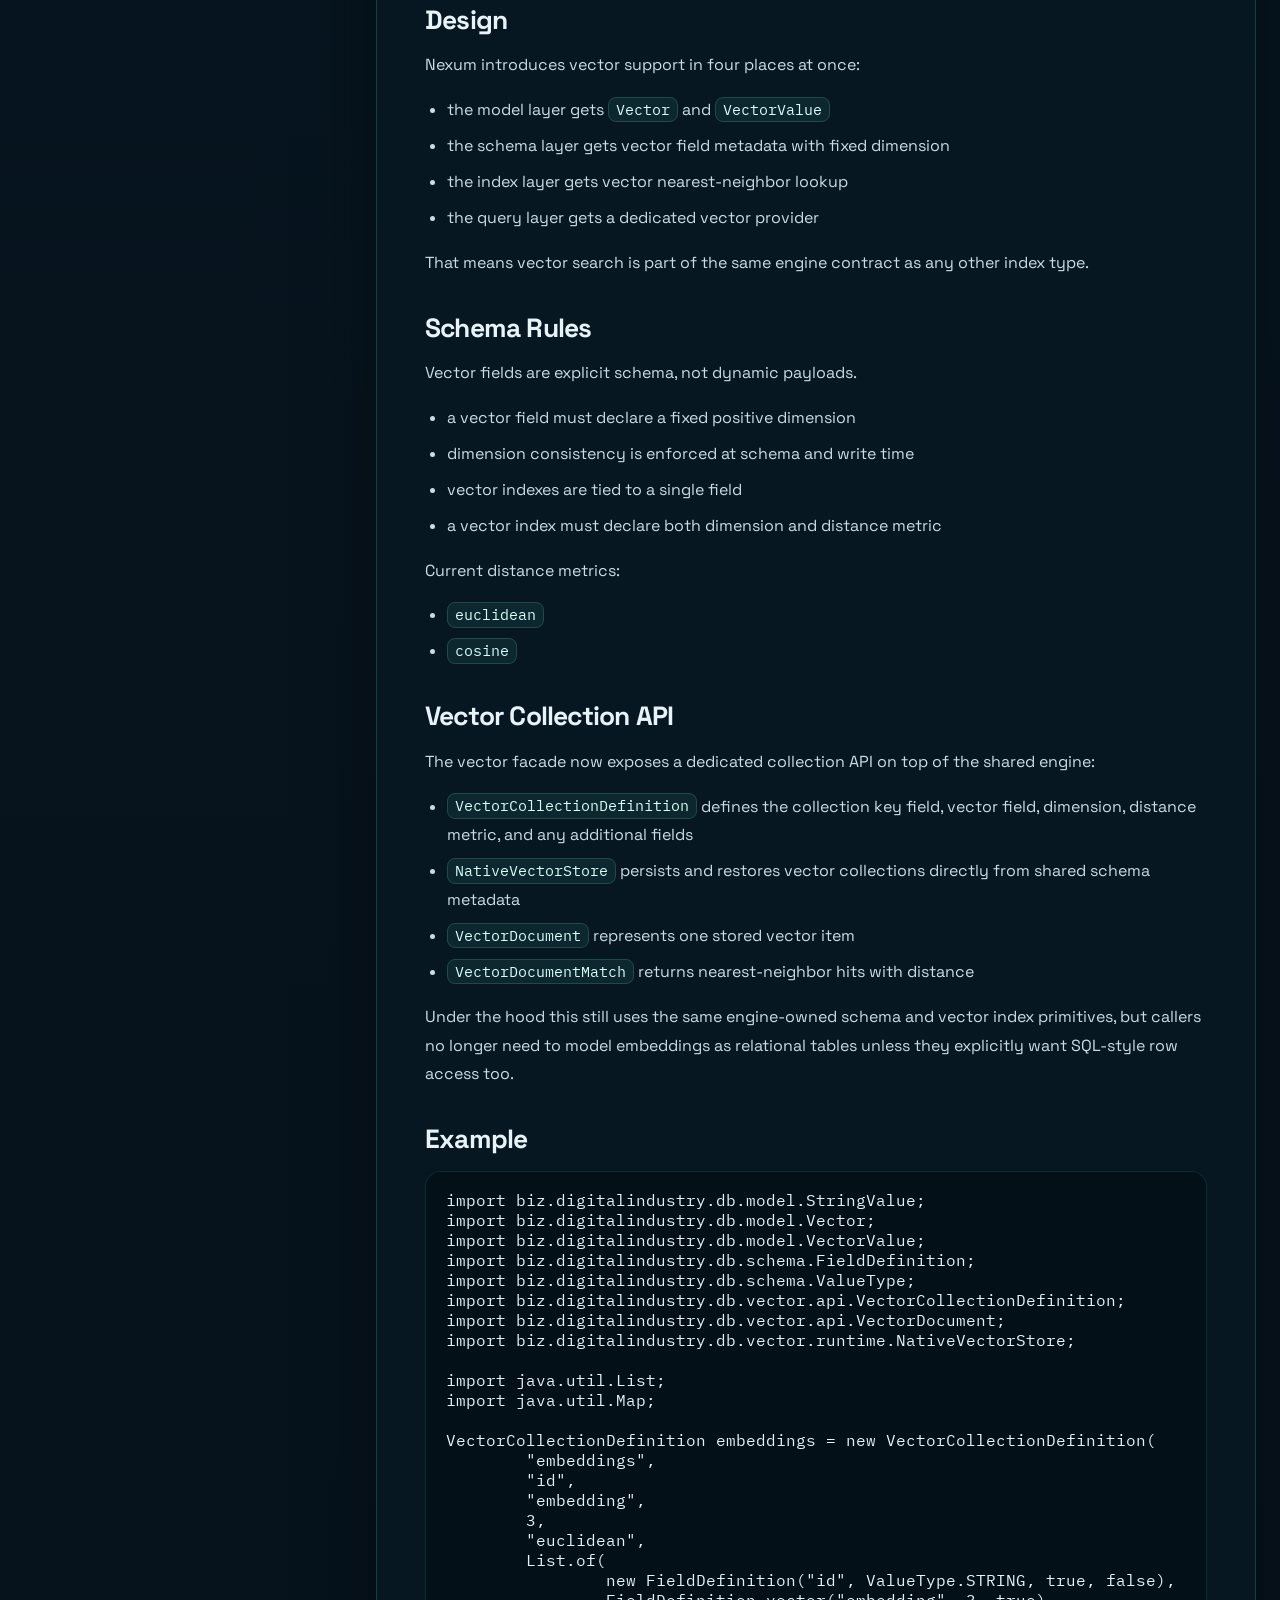
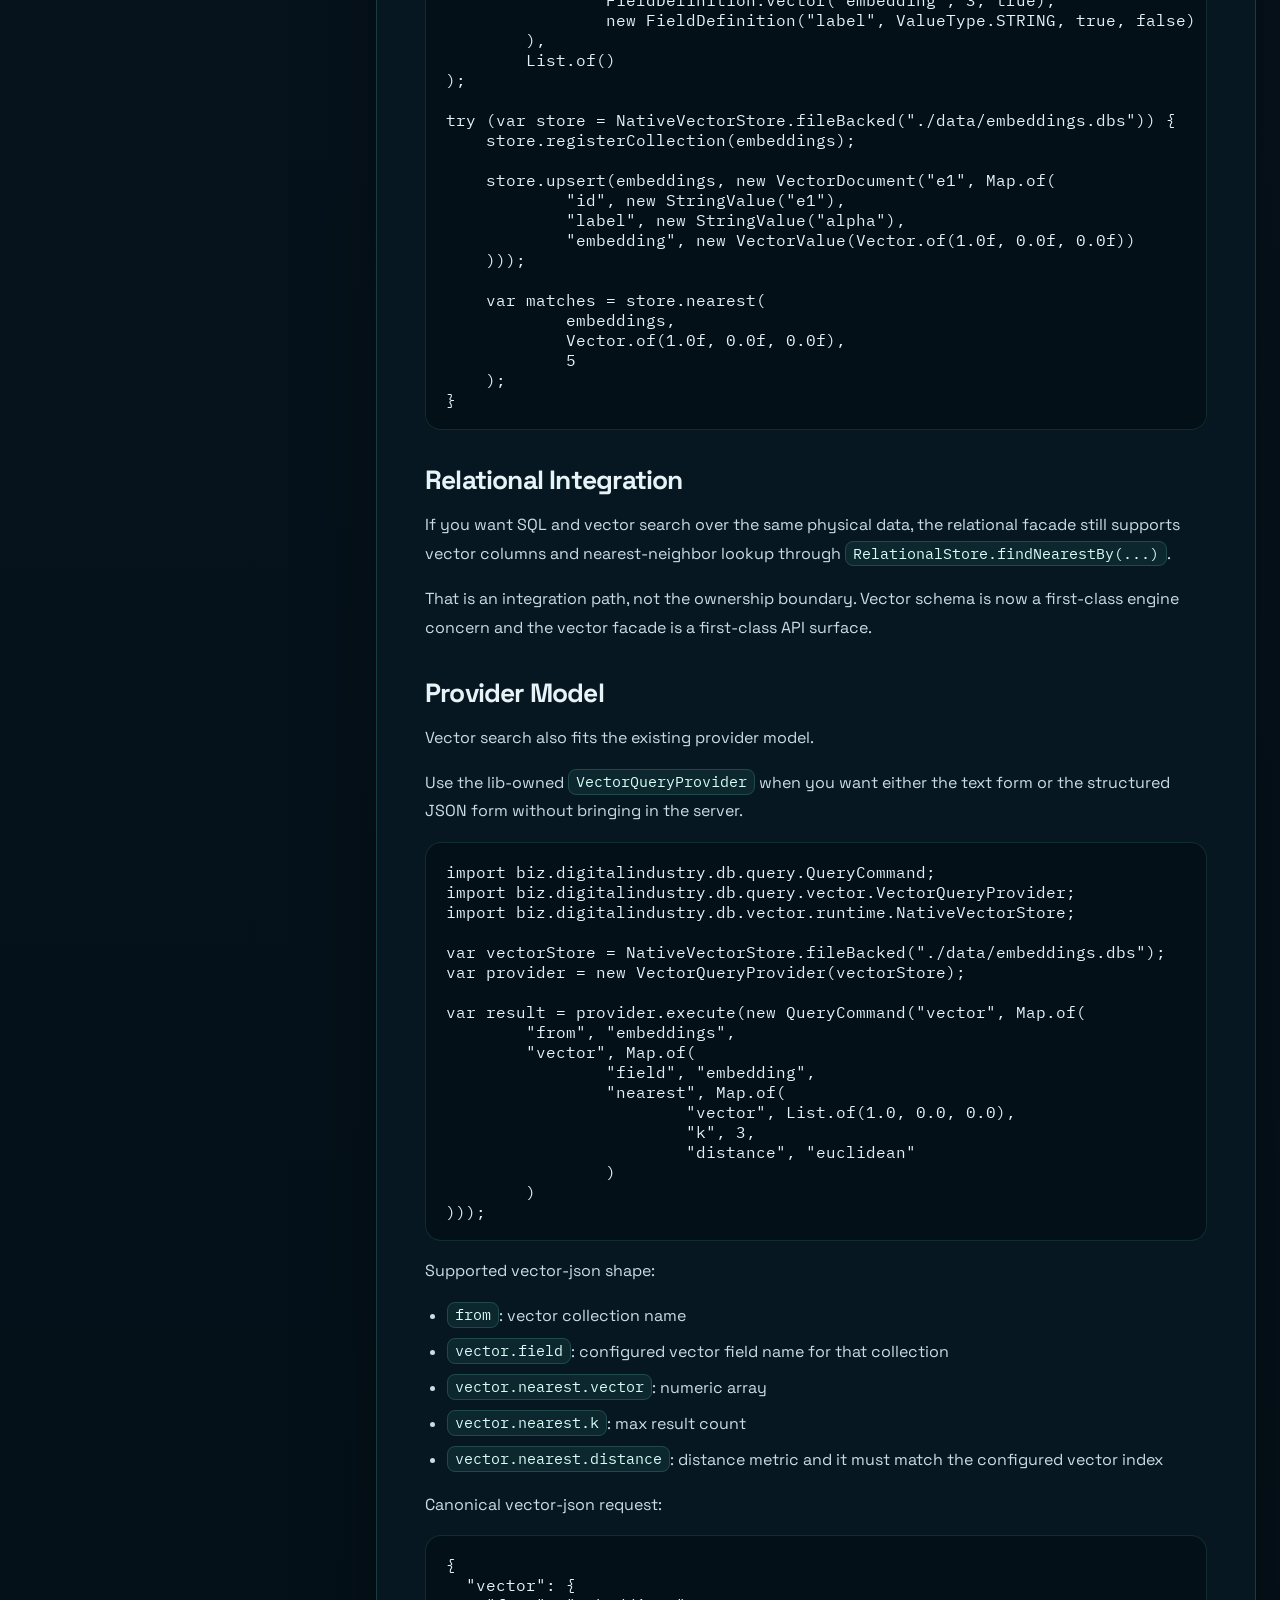
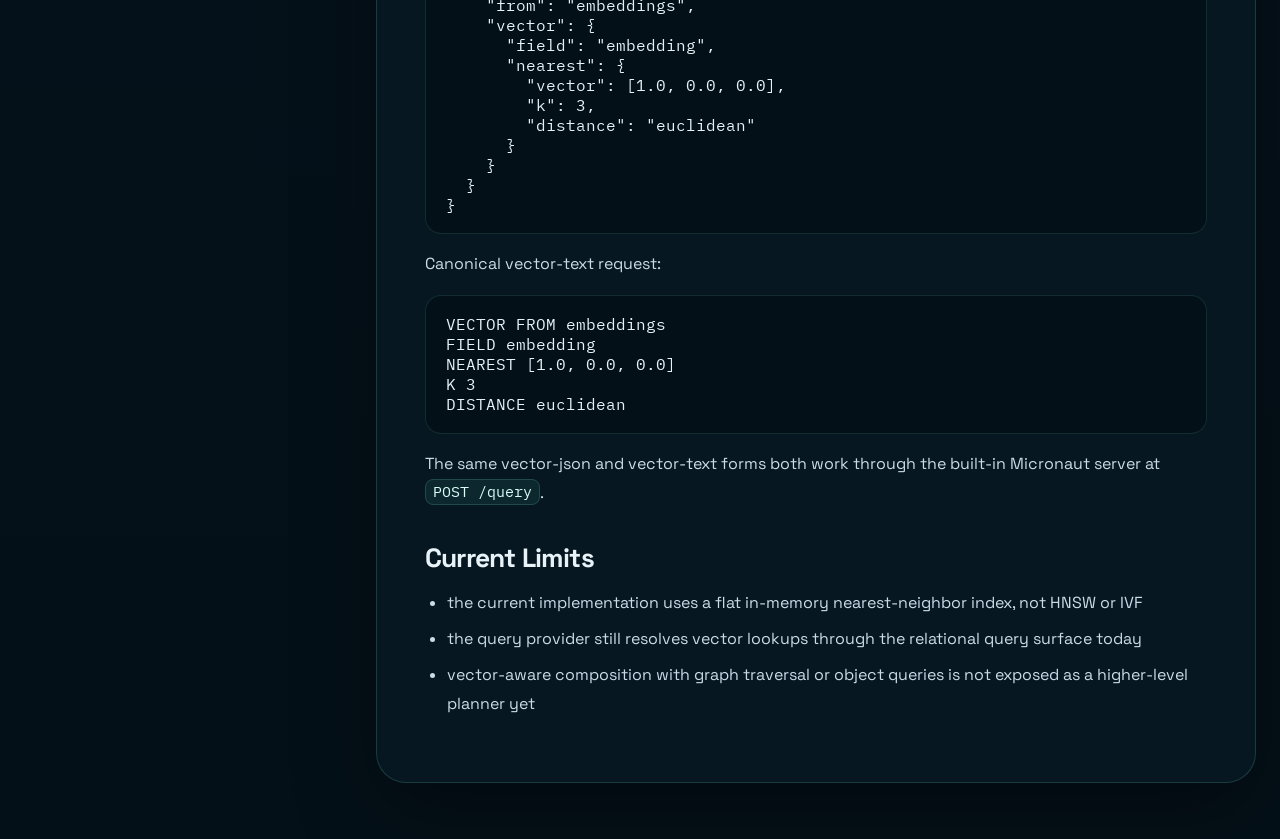
<file: docs/vector-facade.html>
<!DOCTYPE html>
<html lang="en">
<head>
    <meta charset="utf-8">
    <title>Vector Facade</title>
    <meta name="description" content="Vector fields, vector indexes, and nearest-neighbor lookup over the shared native engine.">
    <meta name="viewport" content="width=device-width, initial-scale=1">
    <link rel="preconnect" href="https://fonts.googleapis.com">
    <link rel="preconnect" href="https://fonts.gstatic.com" crossorigin>
    <link href="https://fonts.googleapis.com/css2?family=IBM+Plex+Mono:wght@400;500&family=Space+Grotesk:wght@400;500;700&display=swap" rel="stylesheet">
    <link rel="stylesheet" href="css/normalize.css">
    <link rel="stylesheet" href="css/skeleton.css">
    <link rel="stylesheet" href="css/style.css">
    <link rel="icon" type="image/png" href="images/favicon-32.png">
</head>
<body class="theme-shell theme-docs">
<div class="shell">
    <div class="sidebar">
    <div class="sidebar__brand">
        <a class="sidebar__brand-link" href="/nexum">
            <span class="sidebar__mark"></span>
            <span>
                <strong>Nexum</strong>
                <small>Native database</small>
            </span>
        </a>
    </div>
    <p class="sidebar__tagline">A modern, high-performance database built around one native storage core.</p>
    <p class="sidebar__tagline"><a href="https://github.com/xgeoff/nexum">github.com/xgeoff/nexum</a></p>
    <nav class="sidebar__nav">
        <p class="sidebar__section-title">Documentation</p>
        <ul>
        
            





<li class="sidebar__file"><a href="/nexum/architecture.html">Architecture</a></li>


        
            





<li class="sidebar__file"><a href="/nexum/concurrency-model.html">Concurrency Model</a></li>


        
            





<li class="sidebar__file"><a href="/nexum/getting-started.html">Getting Started</a></li>


        
            





<li class="sidebar__file"><a href="/nexum/index.html">Overview</a></li>


        
            





<li class="sidebar__file"><a href="/nexum/jackson-adapter.html">Jackson Adapter</a></li>


        
            





<li class="sidebar__file"><a href="/nexum/mcp-server.html">Mcp Server</a></li>


        
            





<li class="sidebar__file"><a href="/nexum/object-facade.html">Object Facade</a></li>


        
            





<li class="sidebar__file"><a href="/nexum/object-query-api-design.html">Object Query Api Design</a></li>


        
            





<li class="sidebar__file"><a href="/nexum/relational-facade.html">Relational Facade</a></li>


        
            





<li class="sidebar__file"><a href="/nexum/server-query-guide.html">Server Query Guide</a></li>


        
            





<li class="sidebar__file"><a href="/nexum/unified-engine-model.html">Unified Engine Model</a></li>


        
            





<li class="sidebar__file"><a href="/nexum/vector-facade.html">Vector Facade</a></li>


        
        </ul>
    </nav>
</div>

    <main class="page-frame">
        <section class="hero-panel hero-panel--reference">
            <p class="eyebrow">API Reference</p>
            <h1>Vector Facade</h1>
            <p class="hero-copy">Vector support is not a separate storage stack. Nexum treats vectors as first-class schema and index primitives inside the same engine used by the graph, relational, and object facades.</p>
            <div class="hero-chip-row">
                <span class="hero-chip">Vector Scope</span>
                <span class="hero-chip hero-chip--muted">Nearest-neighbor over one engine</span>
            </div>
        </section>
        <section class="content-panel prose prose--docs">
<h1 id="vector-facade">Vector Facade</h1>
<p>Status: active native implementation</p>
<p>Vector support in Nexum is implemented horizontally across the core model, schema, indexing, and query layers.</p>
<p>It is not a standalone database inside the database. The important design choice is that vectors are first-class engine data and index primitives, so vector search composes with the same persistence, recovery, and schema system used everywhere else.</p>
<p>The schema registry is now core-owned and facade-neutral. Relational tables, object types, graph records, and vector collections all register explicit <code>SchemaDefinition</code> entries with a <code>SchemaKind</code>, then each facade reconstructs its own higher-level contract from that shared metadata on reopen.</p>
<p>Source packages:</p>
<ul>
<li><a href="https://github.com/xgeoff/nexum/tree/main/lib/src/main/java/biz/digitalindustry/db/vector">github.com/xgeoff/nexum/tree/main/lib/src/main/java/biz/digitalindustry/db/vector</a></li>
<li><a href="https://github.com/xgeoff/nexum/tree/main/lib/src/main/java/biz/digitalindustry/db/index">github.com/xgeoff/nexum/tree/main/lib/src/main/java/biz/digitalindustry/db/index</a></li>
<li><a href="https://github.com/xgeoff/nexum/tree/main/lib/src/main/java/biz/digitalindustry/db/query/vector">github.com/xgeoff/nexum/tree/main/lib/src/main/java/biz/digitalindustry/db/query/vector</a></li>
</ul>
<h2 id="key-types">Key Types</h2>
<ul>
<li><a href="https://github.com/xgeoff/nexum/blob/main/lib/src/main/java/biz/digitalindustry/db/model/Vector.java"><code>Vector.java</code></a></li>
<li><a href="https://github.com/xgeoff/nexum/blob/main/lib/src/main/java/biz/digitalindustry/db/model/VectorValue.java"><code>VectorValue.java</code></a></li>
<li><a href="https://github.com/xgeoff/nexum/blob/main/lib/src/main/java/biz/digitalindustry/db/schema/FieldDefinition.java"><code>FieldDefinition.java</code></a></li>
<li><a href="https://github.com/xgeoff/nexum/blob/main/lib/src/main/java/biz/digitalindustry/db/schema/IndexDefinition.java"><code>IndexDefinition.java</code></a></li>
<li><a href="https://github.com/xgeoff/nexum/blob/main/lib/src/main/java/biz/digitalindustry/db/schema/SchemaDefinition.java"><code>SchemaDefinition.java</code></a></li>
<li><a href="https://github.com/xgeoff/nexum/blob/main/lib/src/main/java/biz/digitalindustry/db/index/VectorIndex.java"><code>VectorIndex.java</code></a></li>
<li><a href="https://github.com/xgeoff/nexum/blob/main/lib/src/main/java/biz/digitalindustry/db/index/VectorMatch.java"><code>VectorMatch.java</code></a></li>
<li><a href="https://github.com/xgeoff/nexum/blob/main/lib/src/main/java/biz/digitalindustry/db/vector/FlatVectorIndex.java"><code>FlatVectorIndex.java</code></a></li>
<li><a href="https://github.com/xgeoff/nexum/blob/main/lib/src/main/java/biz/digitalindustry/db/vector/Distances.java"><code>Distances.java</code></a></li>
<li><a href="https://github.com/xgeoff/nexum/blob/main/lib/src/main/java/biz/digitalindustry/db/vector/VectorIndexDefinition.java"><code>VectorIndexDefinition.java</code></a></li>
<li><a href="https://github.com/xgeoff/nexum/blob/main/lib/src/main/java/biz/digitalindustry/db/vector/api/VectorCollectionDefinition.java"><code>VectorCollectionDefinition.java</code></a></li>
<li><a href="https://github.com/xgeoff/nexum/blob/main/lib/src/main/java/biz/digitalindustry/db/vector/runtime/NativeVectorStore.java"><code>NativeVectorStore.java</code></a></li>
<li><a href="https://github.com/xgeoff/nexum/blob/main/lib/src/main/java/biz/digitalindustry/db/query/vector/VectorQueryProvider.java"><code>VectorQueryProvider.java</code></a></li>
</ul>
<h2 id="design">Design</h2>
<p>Nexum introduces vector support in four places at once:</p>
<ul>
<li>the model layer gets <code>Vector</code> and <code>VectorValue</code></li>
<li>the schema layer gets vector field metadata with fixed dimension</li>
<li>the index layer gets vector nearest-neighbor lookup</li>
<li>the query layer gets a dedicated vector provider</li>
</ul>
<p>That means vector search is part of the same engine contract as any other index type.</p>
<h2 id="schema-rules">Schema Rules</h2>
<p>Vector fields are explicit schema, not dynamic payloads.</p>
<ul>
<li>a vector field must declare a fixed positive dimension</li>
<li>dimension consistency is enforced at schema and write time</li>
<li>vector indexes are tied to a single field</li>
<li>a vector index must declare both dimension and distance metric</li>
</ul>
<p>Current distance metrics:</p>
<ul>
<li><code>euclidean</code></li>
<li><code>cosine</code></li>
</ul>
<h2 id="vector-collection-api">Vector Collection API</h2>
<p>The vector facade now exposes a dedicated collection API on top of the shared engine:</p>
<ul>
<li><code>VectorCollectionDefinition</code> defines the collection key field, vector field, dimension, distance metric, and any additional fields</li>
<li><code>NativeVectorStore</code> persists and restores vector collections directly from shared schema metadata</li>
<li><code>VectorDocument</code> represents one stored vector item</li>
<li><code>VectorDocumentMatch</code> returns nearest-neighbor hits with distance</li>
</ul>
<p>Under the hood this still uses the same engine-owned schema and vector index primitives, but callers no longer need to model embeddings as relational tables unless they explicitly want SQL-style row access too.</p>
<h2 id="example">Example</h2>
<pre><code class="language-java">import biz.digitalindustry.db.model.StringValue;
import biz.digitalindustry.db.model.Vector;
import biz.digitalindustry.db.model.VectorValue;
import biz.digitalindustry.db.schema.FieldDefinition;
import biz.digitalindustry.db.schema.ValueType;
import biz.digitalindustry.db.vector.api.VectorCollectionDefinition;
import biz.digitalindustry.db.vector.api.VectorDocument;
import biz.digitalindustry.db.vector.runtime.NativeVectorStore;

import java.util.List;
import java.util.Map;

VectorCollectionDefinition embeddings = new VectorCollectionDefinition(
        "embeddings",
        "id",
        "embedding",
        3,
        "euclidean",
        List.of(
                new FieldDefinition("id", ValueType.STRING, true, false),
                FieldDefinition.vector("embedding", 3, true),
                new FieldDefinition("label", ValueType.STRING, true, false)
        ),
        List.of()
);

try (var store = NativeVectorStore.fileBacked("./data/embeddings.dbs")) {
    store.registerCollection(embeddings);

    store.upsert(embeddings, new VectorDocument("e1", Map.of(
            "id", new StringValue("e1"),
            "label", new StringValue("alpha"),
            "embedding", new VectorValue(Vector.of(1.0f, 0.0f, 0.0f))
    )));

    var matches = store.nearest(
            embeddings,
            Vector.of(1.0f, 0.0f, 0.0f),
            5
    );
}
</code></pre>
<h2 id="relational-integration">Relational Integration</h2>
<p>If you want SQL and vector search over the same physical data, the relational facade still supports vector columns and nearest-neighbor lookup through <code>RelationalStore.findNearestBy(...)</code>.</p>
<p>That is an integration path, not the ownership boundary. Vector schema is now a first-class engine concern and the vector facade is a first-class API surface.</p>
<h2 id="provider-model">Provider Model</h2>
<p>Vector search also fits the existing provider model.</p>
<p>Use the lib-owned <code>VectorQueryProvider</code> when you want either the text form or the structured JSON form without bringing in the server.</p>
<pre><code class="language-java">import biz.digitalindustry.db.query.QueryCommand;
import biz.digitalindustry.db.query.vector.VectorQueryProvider;
import biz.digitalindustry.db.vector.runtime.NativeVectorStore;

var vectorStore = NativeVectorStore.fileBacked("./data/embeddings.dbs");
var provider = new VectorQueryProvider(vectorStore);

var result = provider.execute(new QueryCommand("vector", Map.of(
        "from", "embeddings",
        "vector", Map.of(
                "field", "embedding",
                "nearest", Map.of(
                        "vector", List.of(1.0, 0.0, 0.0),
                        "k", 3,
                        "distance", "euclidean"
                )
        )
)));
</code></pre>
<p>Supported vector-json shape:</p>
<ul>
<li><code>from</code>: vector collection name</li>
<li><code>vector.field</code>: configured vector field name for that collection</li>
<li><code>vector.nearest.vector</code>: numeric array</li>
<li><code>vector.nearest.k</code>: max result count</li>
<li><code>vector.nearest.distance</code>: distance metric and it must match the configured vector index</li>
</ul>
<p>Canonical vector-json request:</p>
<pre><code class="language-json">{
  "vector": {
    "from": "embeddings",
    "vector": {
      "field": "embedding",
      "nearest": {
        "vector": [1.0, 0.0, 0.0],
        "k": 3,
        "distance": "euclidean"
      }
    }
  }
}
</code></pre>
<p>Canonical vector-text request:</p>
<pre><code class="language-text">VECTOR FROM embeddings
FIELD embedding
NEAREST [1.0, 0.0, 0.0]
K 3
DISTANCE euclidean
</code></pre>
<p>The same vector-json and vector-text forms both work through the built-in Micronaut server at <code>POST /query</code>.</p>
<h2 id="current-limits">Current Limits</h2>
<ul>
<li>the current implementation uses a flat in-memory nearest-neighbor index, not HNSW or IVF</li>
<li>the query provider still resolves vector lookups through the relational query surface today</li>
<li>vector-aware composition with graph traversal or object queries is not exposed as a higher-level planner yet</li>
</ul>

        </section>
    </main>
</div>
</body>
</html>
</file>
<file: docs/css/skeleton.css>
/* Placeholder skeleton.css. Provide your preferred base styles. */
</file>
<file: docs/css/style.css>
:root {
  --bg: #06131d;
  --bg-elevated: rgba(7, 24, 35, 0.92);
  --panel: rgba(13, 31, 45, 0.82);
  --panel-strong: rgba(10, 25, 36, 0.94);
  --panel-soft: rgba(18, 43, 60, 0.66);
  --line: rgba(117, 255, 217, 0.16);
  --line-strong: rgba(117, 255, 217, 0.3);
  --text: #e8f3f8;
  --muted: #98b4c3;
  --accent: #75ffd9;
  --accent-strong: #14c8b0;
  --accent-warm: #f4b65f;
  --shadow: 0 28px 80px rgba(0, 0, 0, 0.38);
  --radius-xl: 30px;
  --radius-lg: 22px;
  --radius-md: 16px;
}

* {
  box-sizing: border-box;
}

html {
  scroll-behavior: smooth;
}

body {
  margin: 0;
  min-height: 100vh;
  background:
    radial-gradient(circle at top left, rgba(20, 200, 176, 0.14), transparent 24rem),
    radial-gradient(circle at top right, rgba(244, 182, 95, 0.12), transparent 28rem),
    linear-gradient(180deg, #081722 0%, #06131d 48%, #041018 100%);
  color: var(--text);
  font-family: "Space Grotesk", sans-serif;
}

a {
  color: var(--accent);
  text-decoration: none;
}

a:hover {
  color: #b9ffee;
}

code,
pre {
  font-family: "IBM Plex Mono", monospace;
}

.shell {
  display: grid;
  grid-template-columns: 320px minmax(0, 1fr);
  gap: 2rem;
  min-height: 100vh;
  padding: 1.5rem;
}

.sidebar {
  position: sticky;
  top: 1.5rem;
  align-self: start;
  min-height: calc(100vh - 3rem);
  padding: 1.8rem;
  border: 1px solid var(--line);
  border-radius: var(--radius-xl);
  background:
    linear-gradient(180deg, rgba(117, 255, 217, 0.08), rgba(255, 255, 255, 0) 20%),
    var(--panel-strong);
  box-shadow: var(--shadow);
  backdrop-filter: blur(18px);
}

.sidebar__brand-link {
  display: inline-flex;
  align-items: center;
  gap: 0.9rem;
  color: var(--text);
}

.sidebar__brand-link strong,
.sidebar__brand-link small {
  display: block;
}

.sidebar__brand-link small {
  color: var(--muted);
  font-size: 0.78rem;
  letter-spacing: 0.08em;
  text-transform: uppercase;
}

.sidebar__mark {
  width: 1rem;
  height: 1rem;
  border-radius: 999px;
  background:
    radial-gradient(circle at 35% 35%, #c9fff4, #75ffd9 42%, #14c8b0 70%, #0a5f5b 100%);
  box-shadow: 0 0 30px rgba(117, 255, 217, 0.6);
}

.sidebar__tagline {
  margin: 1.25rem 0 2rem;
  color: var(--muted);
  line-height: 1.6;
}

.sidebar__section-title,
.sidebar__group > span {
  margin-bottom: 0.8rem;
  color: var(--accent-warm);
  font-size: 0.75rem;
  font-weight: 700;
  letter-spacing: 0.14em;
  text-transform: uppercase;
}

.sidebar__nav ul,
.sidebar__nav li {
  list-style: none;
  margin: 0;
  padding: 0;
}

.sidebar__group + .sidebar__group,
.sidebar__file + .sidebar__file {
  margin-top: 0.35rem;
}

.sidebar__group > ul {
  margin: 0.55rem 0 1rem 0.85rem;
  padding-left: 0.85rem;
  border-left: 1px solid var(--line);
}

.sidebar__file a {
  display: block;
  padding: 0.55rem 0.8rem;
  border-radius: 999px;
  color: var(--muted);
  transition: background-color 160ms ease, color 160ms ease, transform 160ms ease;
}

.sidebar__file a:hover {
  background: rgba(117, 255, 217, 0.08);
  color: var(--text);
  transform: translateX(3px);
}

.page-frame {
  display: grid;
  gap: 1.6rem;
  padding: 0.4rem 0 2rem;
}

.hero-panel,
.content-panel {
  position: relative;
  overflow: hidden;
  border: 1px solid var(--line);
  border-radius: var(--radius-xl);
  box-shadow: var(--shadow);
  backdrop-filter: blur(16px);
}

.hero-panel {
  padding: 3.25rem;
  background:
    linear-gradient(135deg, rgba(117, 255, 217, 0.12), rgba(255, 255, 255, 0) 38%),
    linear-gradient(180deg, rgba(7, 24, 35, 0.96), rgba(13, 31, 45, 0.84));
}

.hero-panel::after {
  content: "";
  position: absolute;
  inset: auto -4rem -5rem auto;
  width: 18rem;
  height: 18rem;
  border-radius: 999px;
  background: radial-gradient(circle, rgba(244, 182, 95, 0.22), rgba(244, 182, 95, 0));
  pointer-events: none;
}

.hero-panel--systems::before,
.hero-panel--query::before,
.hero-panel--home::before {
  content: "";
  position: absolute;
  inset: -30% auto auto 58%;
  width: 24rem;
  height: 24rem;
  border-radius: 50%;
  background: radial-gradient(circle, rgba(117, 255, 217, 0.14), rgba(117, 255, 217, 0));
  pointer-events: none;
}

.eyebrow {
  margin: 0 0 1rem;
  color: var(--accent-warm);
  font-size: 0.78rem;
  font-weight: 700;
  letter-spacing: 0.18em;
  text-transform: uppercase;
}

.hero-panel h1 {
  margin: 0;
  font-size: clamp(2.6rem, 5vw, 4.8rem);
  line-height: 0.98;
  letter-spacing: -0.04em;
}

.hero-copy {
  max-width: 50rem;
  margin: 1.2rem 0 0;
  color: var(--muted);
  font-size: 1.08rem;
  line-height: 1.75;
}

.signal-grid,
.hero-panel__grid {
  display: grid;
  gap: 1rem;
  margin-top: 2rem;
}

.signal-grid {
  grid-template-columns: repeat(3, minmax(0, 1fr));
}

.signal-card,
.hero-metric {
  padding: 1.2rem;
  border: 1px solid var(--line);
  border-radius: var(--radius-lg);
  background: var(--panel-soft);
}

.signal-card__label,
.hero-metric__label {
  display: inline-block;
  margin-bottom: 0.55rem;
  color: var(--accent);
  font-size: 0.74rem;
  letter-spacing: 0.12em;
  text-transform: uppercase;
}

.signal-card strong,
.hero-metric strong {
  display: block;
  margin-bottom: 0.55rem;
  font-size: 1.02rem;
}

.signal-card p,
.hero-metric p {
  margin: 0;
  color: var(--muted);
  line-height: 1.6;
}

.hero-panel__grid {
  grid-template-columns: minmax(0, 1.8fr) minmax(18rem, 0.9fr);
  align-items: end;
}

.hero-chip-row,
.query-banner {
  display: flex;
  flex-wrap: wrap;
  gap: 0.75rem;
  margin-top: 1.5rem;
}

.hero-chip,
.query-banner span {
  padding: 0.55rem 0.95rem;
  border: 1px solid var(--line);
  border-radius: 999px;
  background: rgba(117, 255, 217, 0.08);
  color: var(--text);
  font-size: 0.82rem;
}

.hero-chip--muted {
  color: var(--muted);
  background: rgba(255, 255, 255, 0.03);
}

.content-panel {
  padding: 2.2rem 3rem 3rem;
  background: var(--bg-elevated);
}

.prose {
  max-width: 58rem;
}

.prose--home {
  max-width: 64rem;
}

.prose h1,
.prose h2,
.prose h3 {
  margin-top: 2.2rem;
  margin-bottom: 0.8rem;
  color: var(--text);
  line-height: 1.15;
  letter-spacing: -0.03em;
}

.prose h1 {
  font-size: 2.4rem;
}

.prose h2 {
  font-size: 1.65rem;
}

.prose h3 {
  font-size: 1.2rem;
}

.prose p,
.prose li {
  color: #c9dce7;
  line-height: 1.8;
  font-size: 1rem;
}

.prose ul,
.prose ol {
  padding-left: 1.35rem;
}

.prose li + li {
  margin-top: 0.45rem;
}

.prose hr {
  margin: 2rem 0;
  border: 0;
  border-top: 1px solid var(--line);
}

.prose blockquote {
  margin: 1.5rem 0;
  padding: 0.15rem 0 0.15rem 1.2rem;
  border-left: 3px solid var(--accent-strong);
  color: var(--muted);
}

.prose :not(pre) > code {
  padding: 0.15rem 0.45rem;
  border: 1px solid rgba(117, 255, 217, 0.16);
  border-radius: 8px;
  background: rgba(117, 255, 217, 0.07);
  color: #d7fff7;
  font-size: 0.92em;
}

.prose pre {
  overflow-x: auto;
  padding: 1.15rem 1.25rem;
  border: 1px solid rgba(117, 255, 217, 0.12);
  border-radius: var(--radius-md);
  background: #031018;
}

.prose table {
  width: 100%;
  border-collapse: collapse;
  margin: 1.5rem 0;
}

.prose th,
.prose td {
  padding: 0.8rem 0.9rem;
  border-bottom: 1px solid rgba(117, 255, 217, 0.12);
  text-align: left;
}

.prose strong {
  color: #ffffff;
}

.prose--query pre {
  box-shadow: inset 0 0 0 1px rgba(244, 182, 95, 0.1);
}

@media (max-width: 1100px) {
  .shell {
    grid-template-columns: 1fr;
  }

  .sidebar {
    position: static;
    min-height: auto;
  }

  .signal-grid,
  .hero-panel__grid {
    grid-template-columns: 1fr;
  }
}

@media (max-width: 720px) {
  .shell {
    padding: 1rem;
    gap: 1rem;
  }

  .hero-panel,
  .content-panel,
  .sidebar {
    padding: 1.35rem;
    border-radius: 24px;
  }

  .hero-panel h1 {
    font-size: 2.5rem;
  }

  .content-panel {
    padding-bottom: 2rem;
  }
}
</file>
